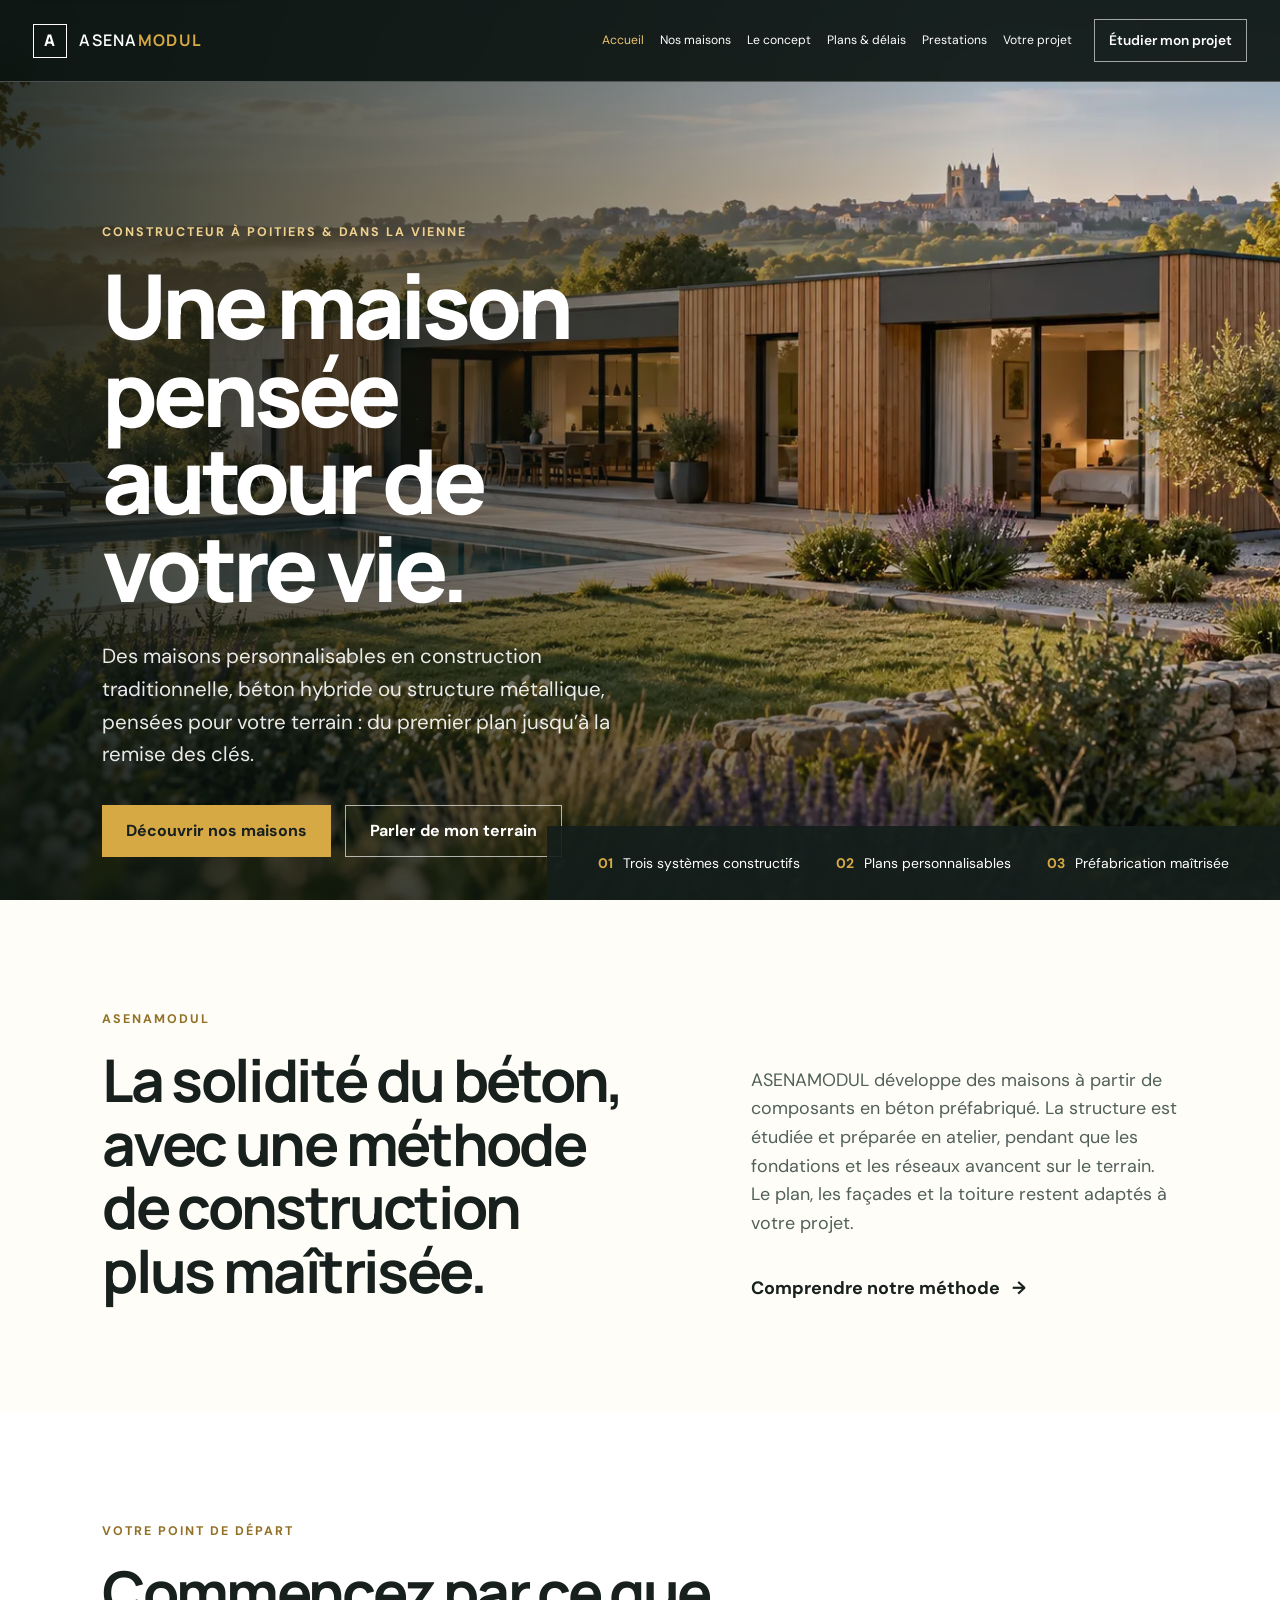
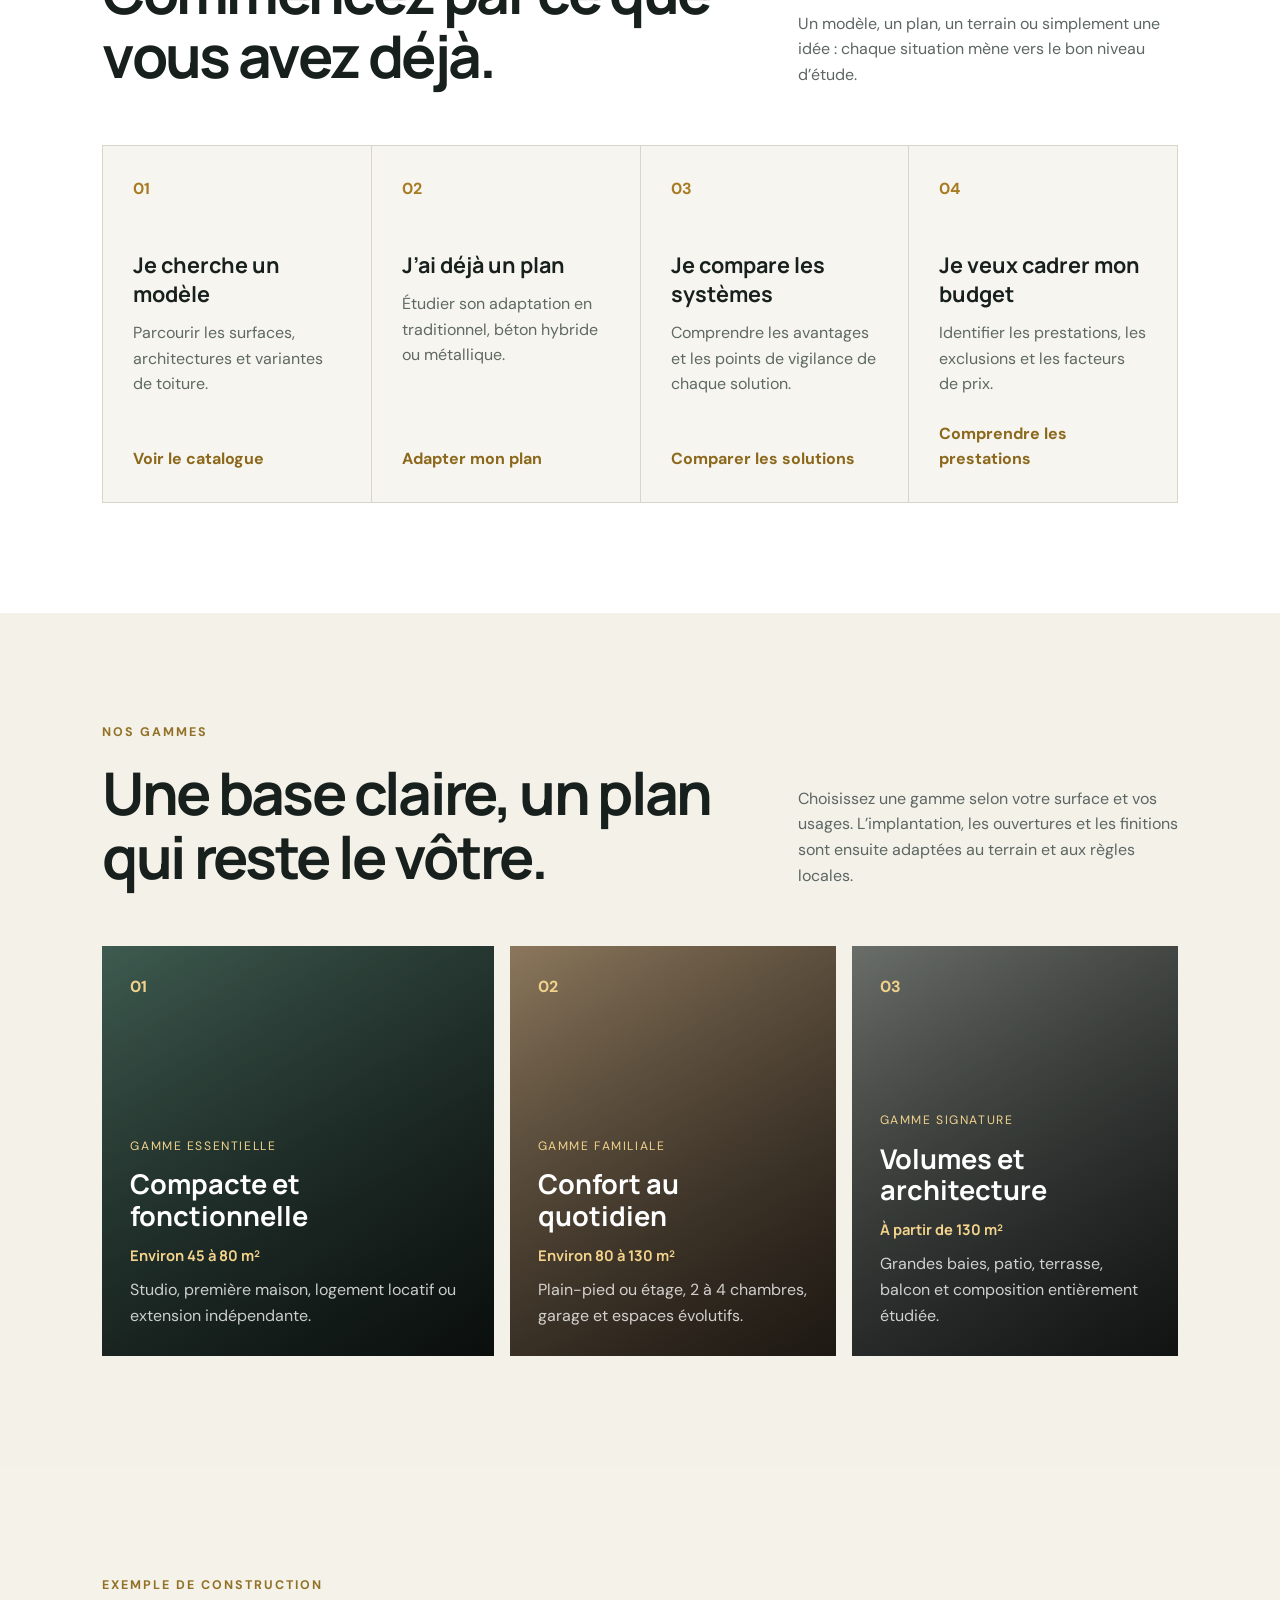
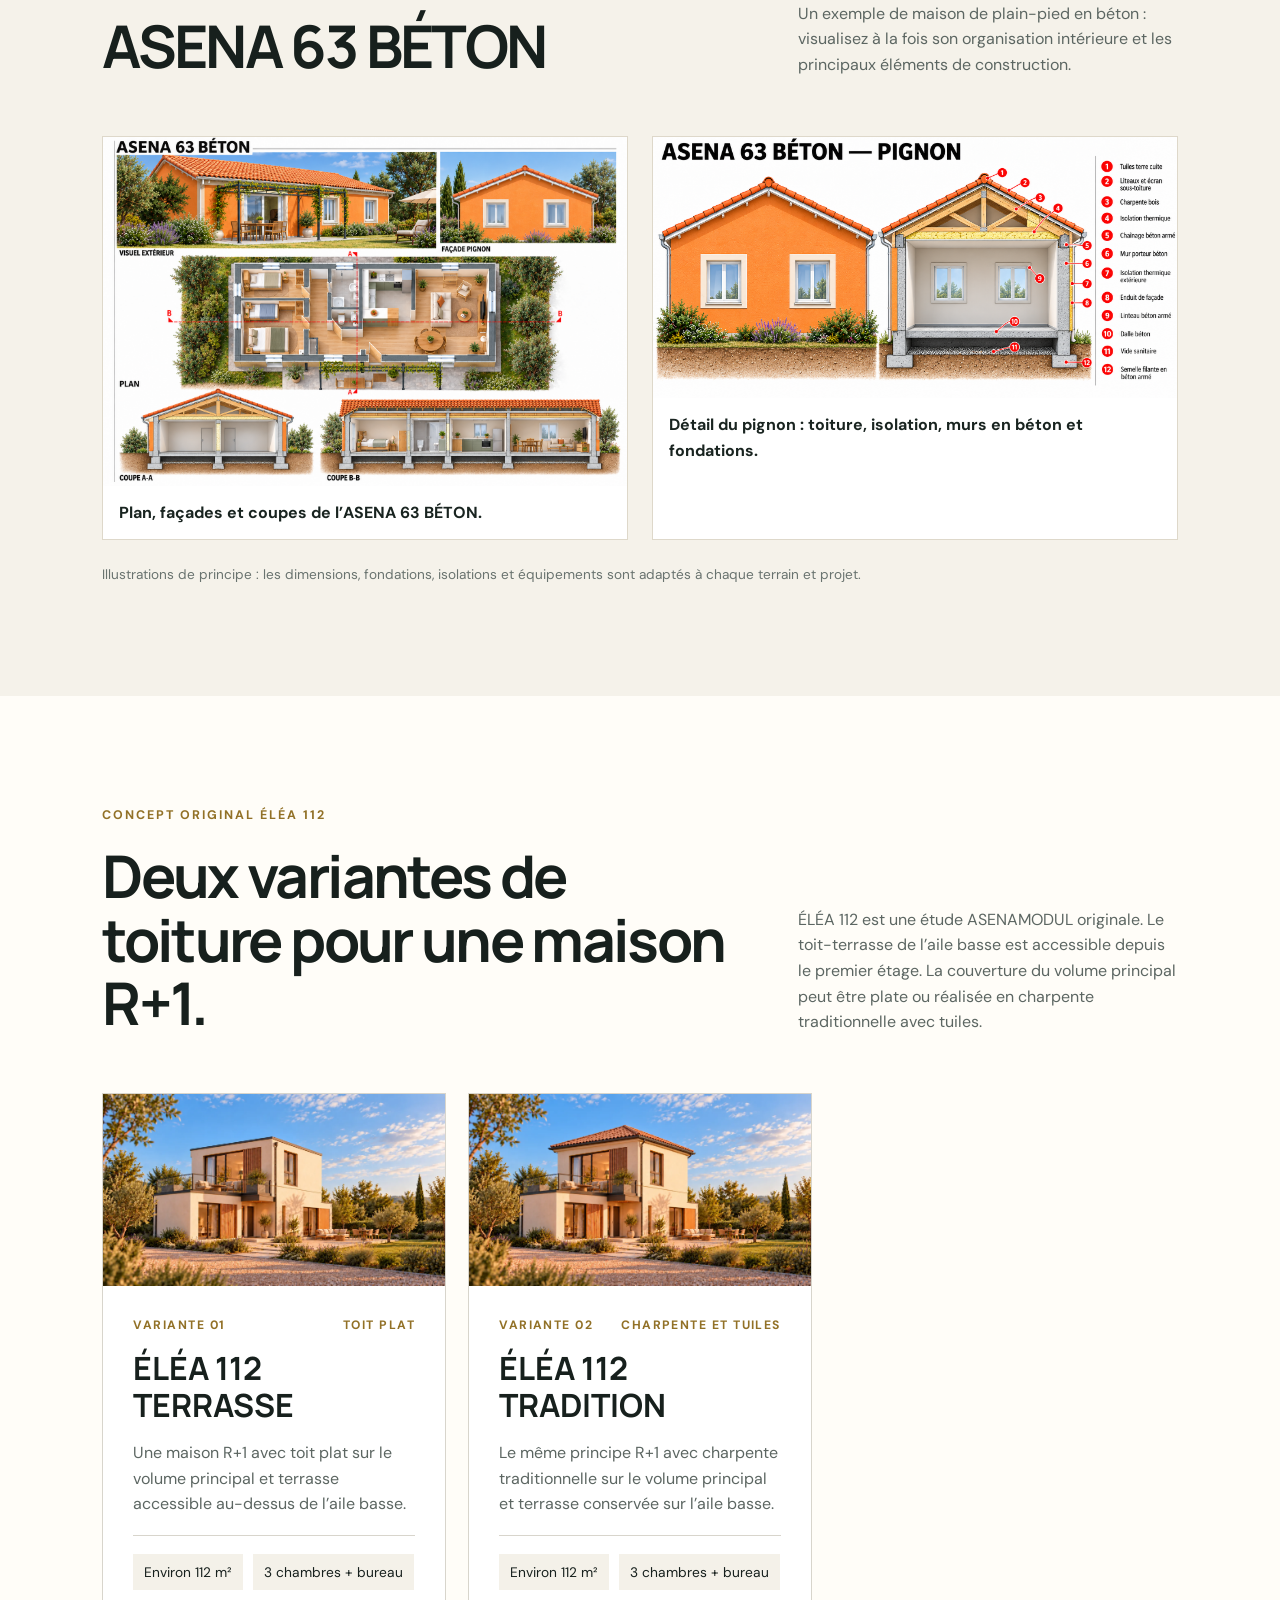
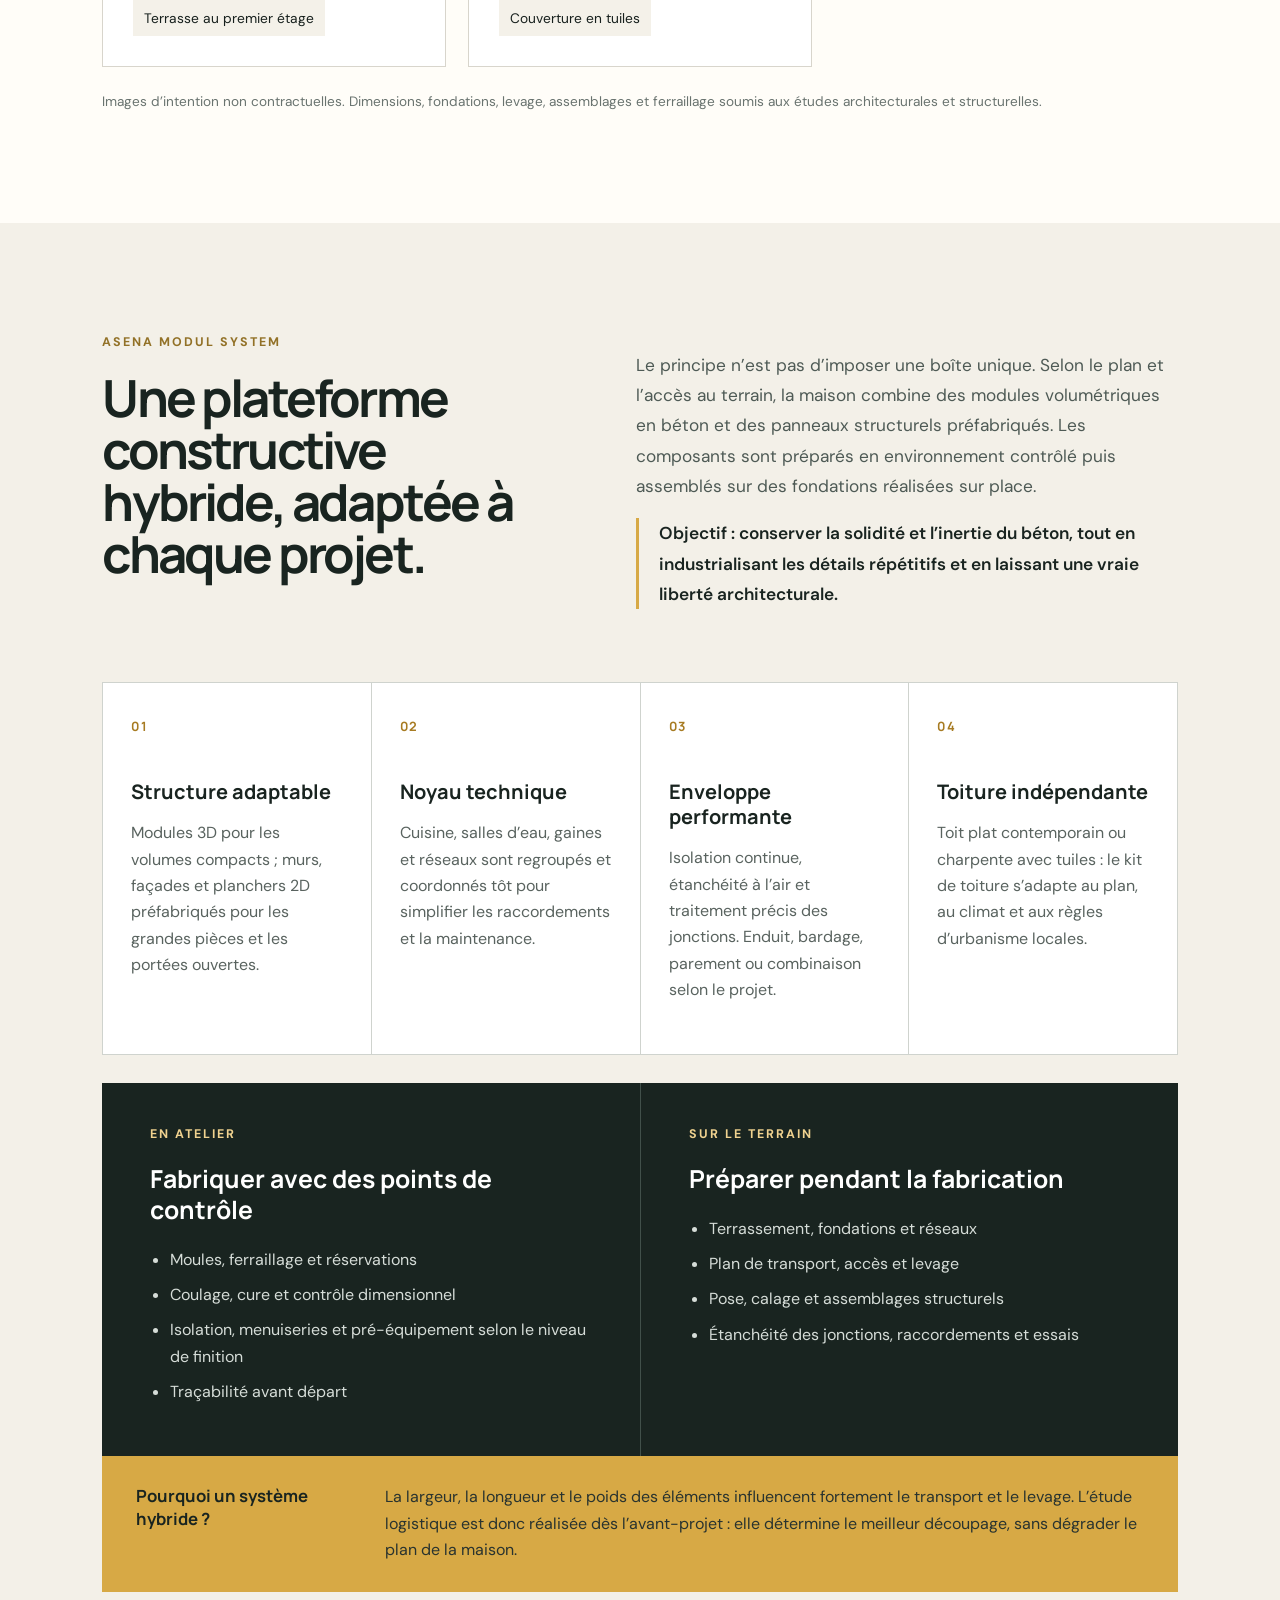
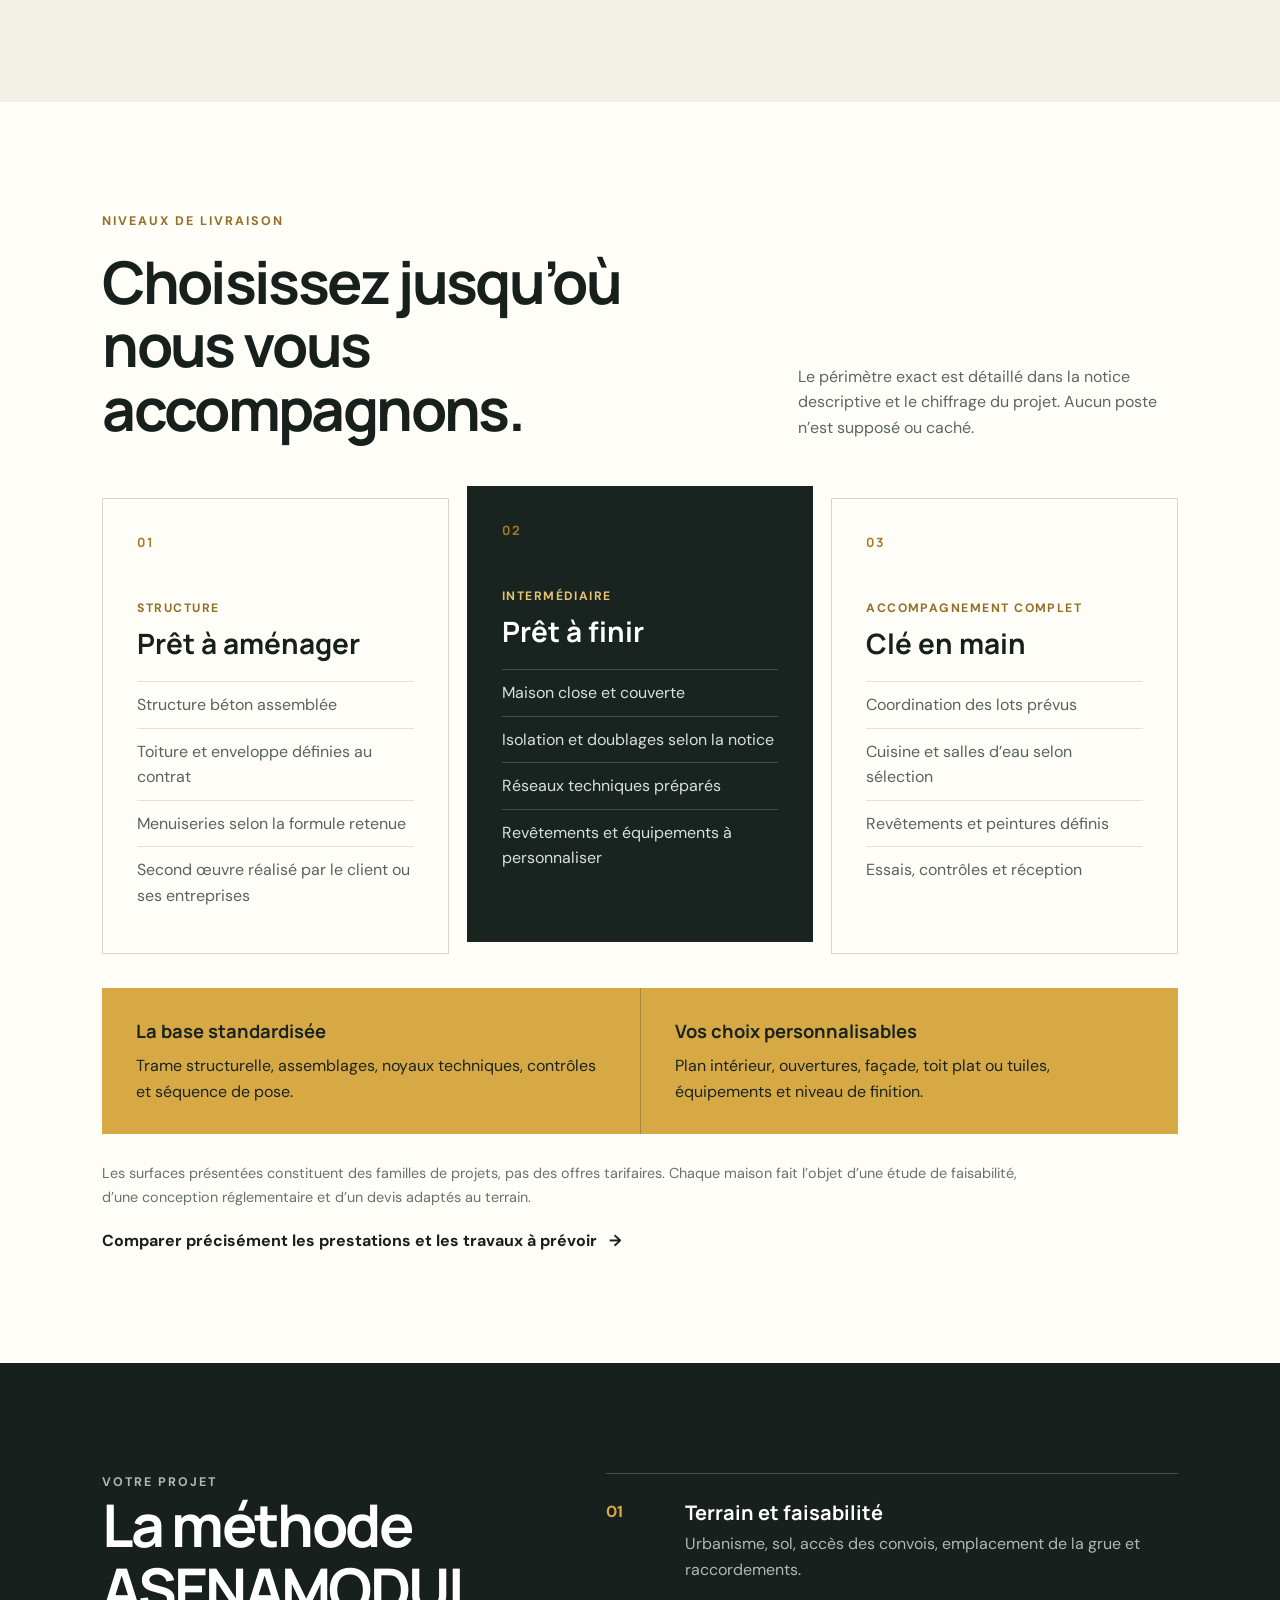
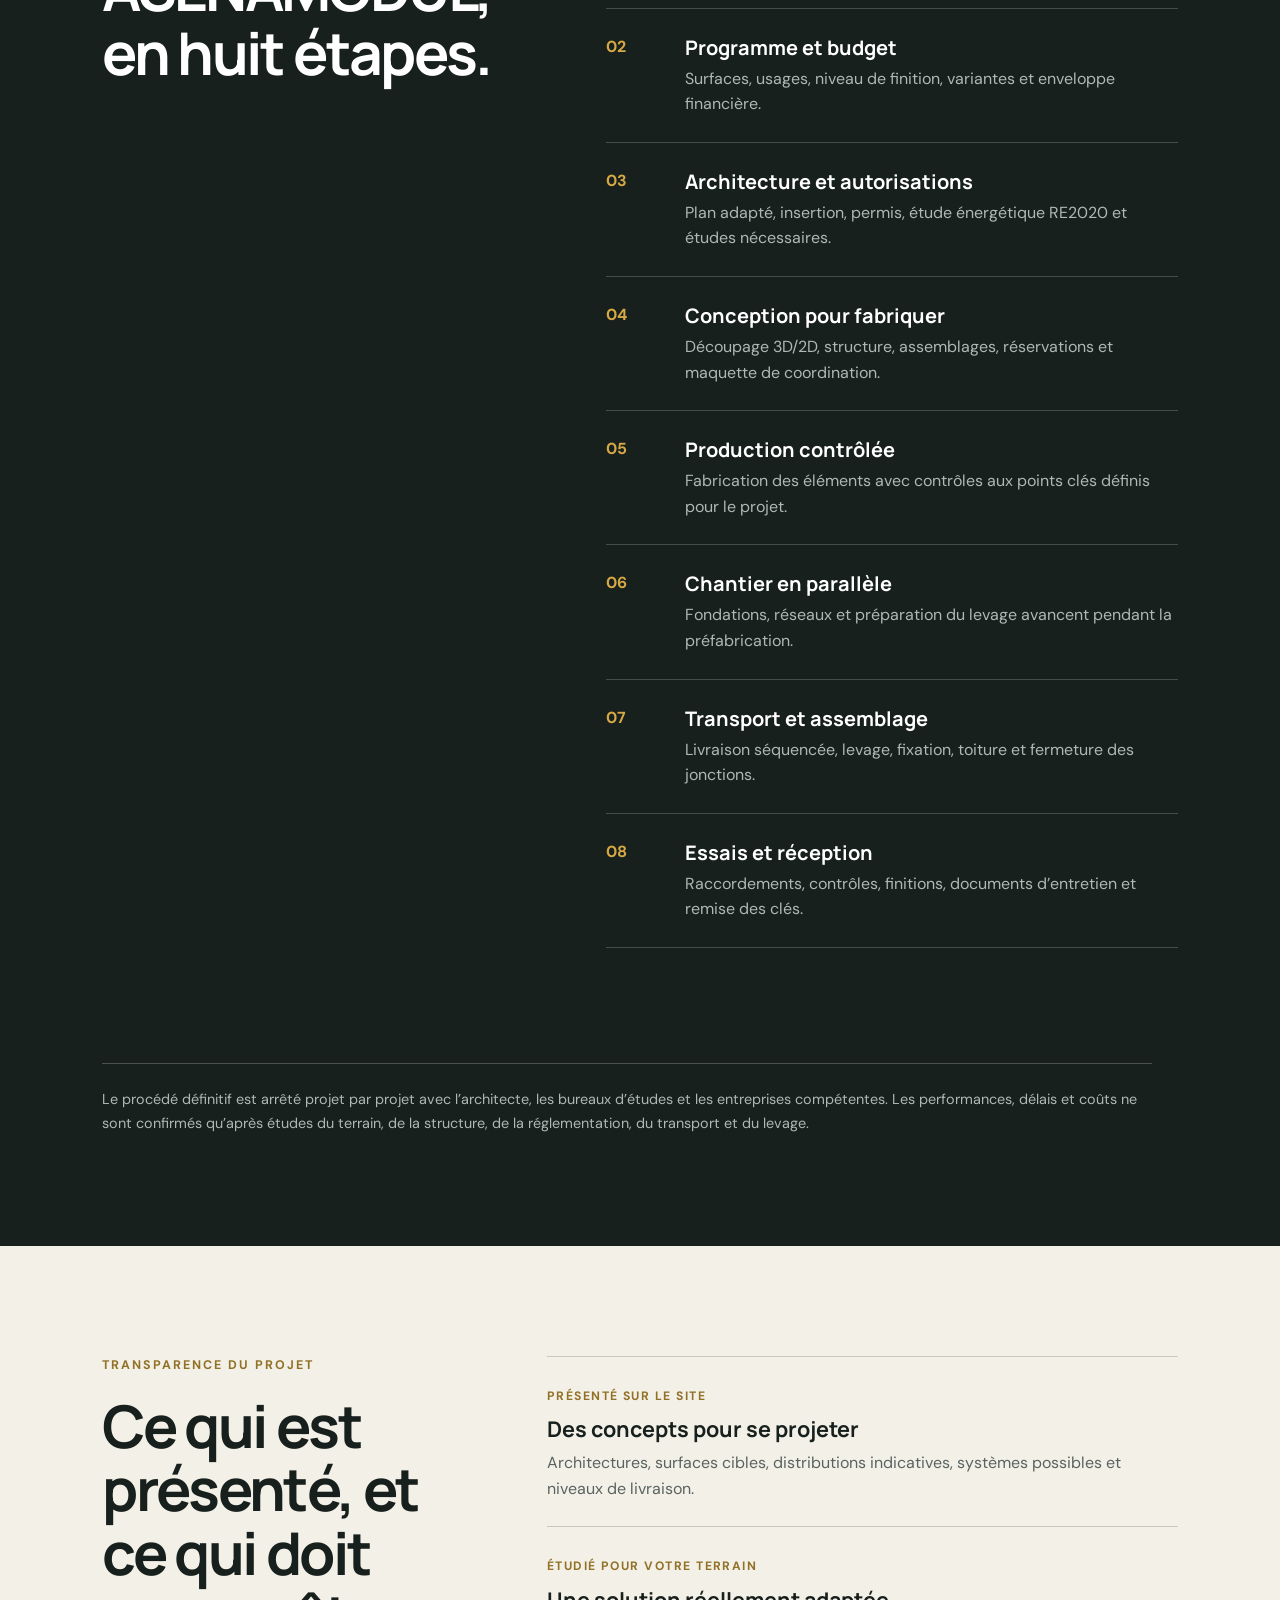
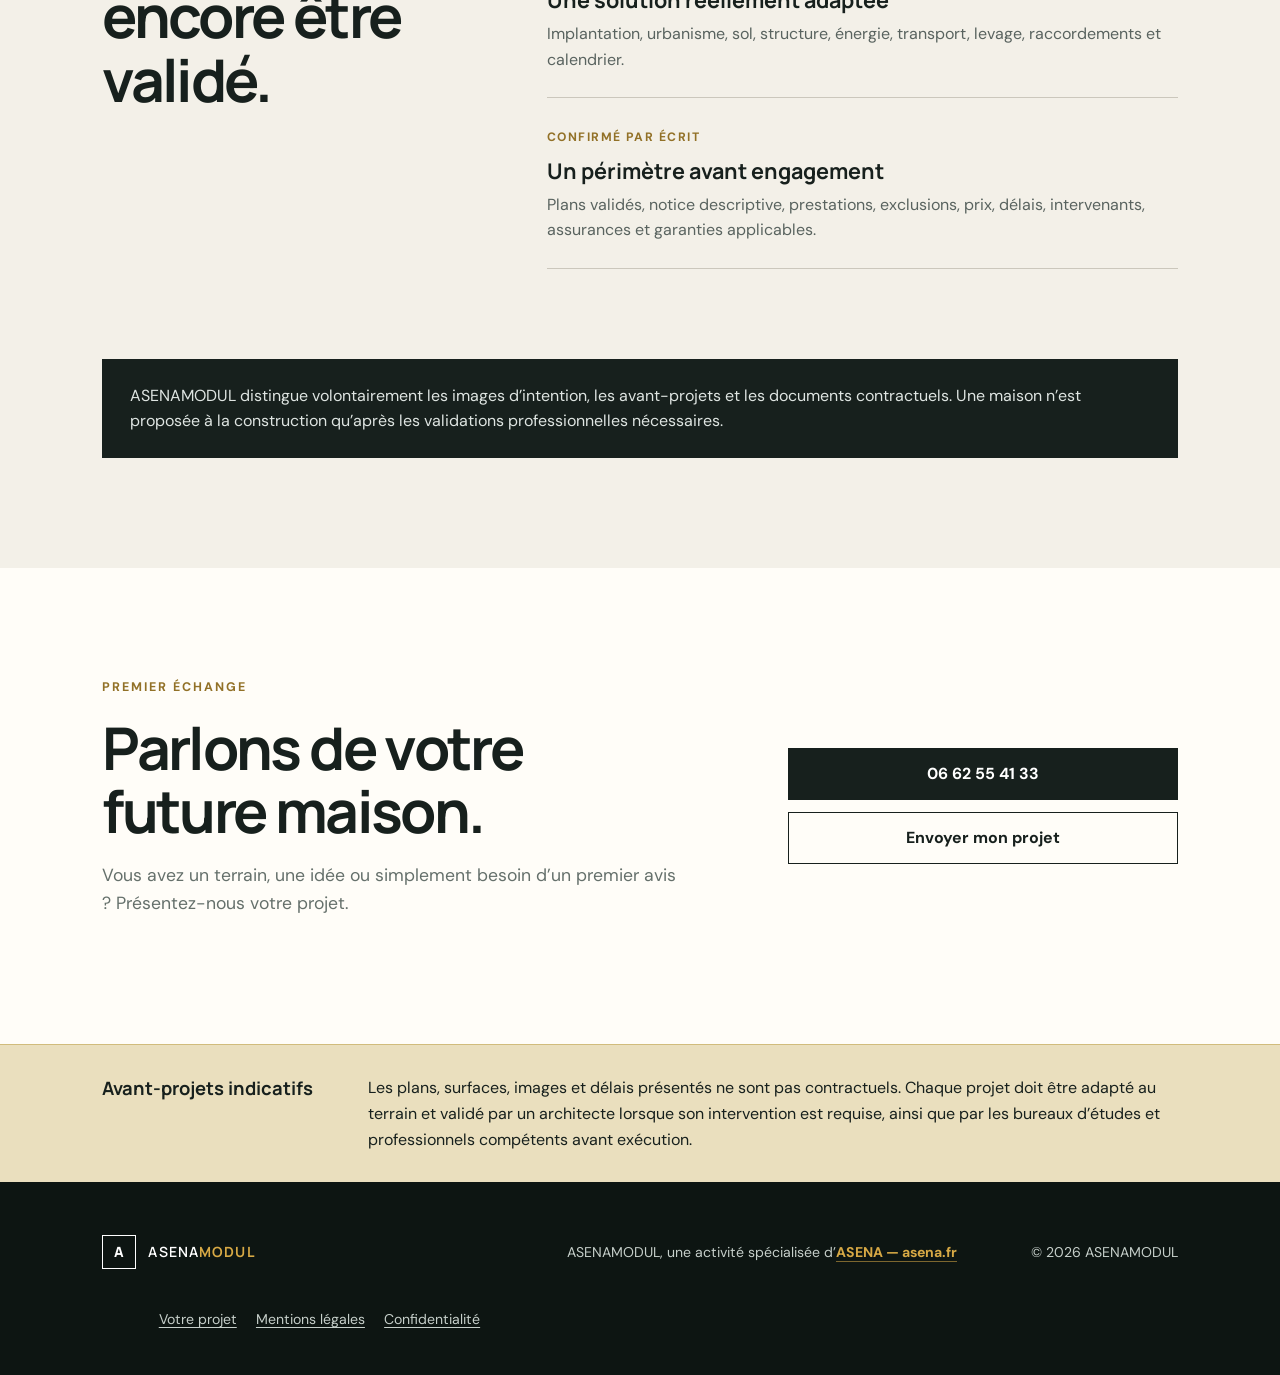
<file: index.html>
<!doctype html>
<html lang="fr">
<head>
  <meta charset="utf-8">
  <meta name="viewport" content="width=device-width,initial-scale=1">
  <title>ASENAMODUL — Maisons modulaires personnalisables</title>
  <meta name="description" content="ASENAMODUL conçoit et construit des maisons modulaires personnalisables à Poitiers, dans la Vienne et les secteurs voisins.">
  <link rel="icon" type="image/svg+xml" href="data:image/svg+xml,%3Csvg xmlns='http://www.w3.org/2000/svg' viewBox='0 0 64 64'%3E%3Crect width='64' height='64' rx='14' fill='%23192420'/%3E%3Cpath d='M12 34 32 17l20 17v17H38V39H26v12H12Z' fill='%23d7a945'/%3E%3C/svg%3E">
  <link rel="preconnect" href="https://fonts.googleapis.com">
  <link rel="preconnect" href="https://fonts.gstatic.com" crossorigin>
  <link href="https://fonts.googleapis.com/css2?family=DM+Sans:wght@400;500;600;700&family=Manrope:wght@500;600;700;800&display=swap" rel="stylesheet">
  <link rel="stylesheet" href="styles.css?v=21">
  <link rel="stylesheet" href="variants.css?v=21">
  <link rel="stylesheet" href="system.css?v=21">
  <link rel="stylesheet" href="catalogue.css?v=21">

<link rel="canonical" href="https://asenamodul.com/">
<meta property="og:title" content="ASENAMODUL — Maisons modulaires personnalisables">
<meta property="og:description" content="ASENAMODUL conçoit et construit des maisons modulaires personnalisables à Poitiers, dans la Vienne et les secteurs voisins.">
<meta property="og:url" content="https://asenamodul.com/">
<meta name="twitter:card" content="summary_large_image">
  <link rel="stylesheet" href="v22.css?v=23">
<style id="mobile-v22-fix">@media (max-width:900px){.hero-copy{width:100%!important;max-width:100%!important;padding-right:20px!important}.hero-copy>p:not(.eyebrow),.hero-copy .eyebrow{width:100%!important;max-width:100%!important;white-space:normal!important;overflow-wrap:anywhere!important}.hero-proof{display:grid!important;grid-template-columns:repeat(3,minmax(0,1fr))!important;gap:8px!important;left:0!important;right:0!important;max-width:100%!important}.hero-proof span{min-width:0!important;overflow-wrap:anywhere!important}}</style>
</head>
<body>
  <header class="site-header">
    <a class="brand" href="#accueil" aria-label="ASENAMODUL, accueil">
      <span class="brand-mark">A</span><span>ASENA<b>MODUL</b></span>
    </a>
    <button class="menu-toggle" aria-expanded="false" aria-controls="navigation">Menu</button>
    <nav id="navigation" aria-label="Navigation principale">
      <a href="#concept">Notre approche</a>
      <a href="maisons.html">Nos maisons</a>
      <a href="plans.html">Plans & délais</a>
      <a href="#variantes">Nos concepts</a>
      <a href="systeme.html">Le système</a>
      <a href="#finitions">Finitions</a>
      <a href="#etapes">Votre projet</a>
      <a href="#contact">Contact</a>
    </nav>
    <a class="header-cta" href="#contact">Étudier mon projet</a>
  </header>

  <main>
    <section class="hero" id="accueil">
      <img src="maison-asena-habitat.webp" alt="Maison contemporaine ASENAMODUL dans un jardin paysager">
      <div class="hero-shade"></div>
      <div class="hero-copy">
        <p class="eyebrow">Constructeur à Poitiers & dans la Vienne</p>
        <h1>Une maison pensée autour de votre vie.</h1>
        <p>Des maisons personnalisables en construction traditionnelle, béton hybride ou structure métallique, pensées pour votre terrain : du premier plan jusqu’à la remise des clés.</p>
        <div class="hero-actions">
          <a class="btn btn-primary" href="maisons.html">Découvrir nos maisons</a>
          <a class="btn btn-ghost" href="#contact">Parler de mon terrain</a>
        </div>
      </div>
      <div class="hero-proof" aria-label="Points forts">
        <span><b>01</b> Trois systèmes constructifs</span>
        <span><b>02</b> Plans personnalisables</span>
        <span><b>03</b> Préfabrication maîtrisée</span>
      </div>
    </section>

    <section class="intro section" id="concept">
      <div>
        <p class="eyebrow dark">ASENAMODUL</p>
        <h2>La solidité du béton, avec une méthode de construction plus maîtrisée.</h2>
      </div>
      <div class="intro-copy">
        <p>ASENAMODUL développe des maisons à partir de composants en béton préfabriqué. La structure est étudiée et préparée en atelier, pendant que les fondations et les réseaux avancent sur le terrain. Le plan, les façades et la toiture restent adaptés à votre projet.</p>
        <a class="text-link" href="#etapes">Comprendre notre méthode <span>→</span></a>
      </div>
    </section>

    <section class="project-routes section" aria-labelledby="routes-title">
      <div class="section-heading">
        <div><p class="eyebrow dark">Votre point de départ</p><h2 id="routes-title">Commencez par ce que vous avez déjà.</h2></div>
        <p>Un modèle, un plan, un terrain ou simplement une idée : chaque situation mène vers le bon niveau d’étude.</p>
      </div>
      <div class="route-grid">
        <a href="maisons.html"><span>01</span><h3>Je cherche un modèle</h3><p>Parcourir les surfaces, architectures et variantes de toiture.</p><b>Voir le catalogue</b></a>
        <a href="plans.html"><span>02</span><h3>J’ai déjà un plan</h3><p>Étudier son adaptation en traditionnel, béton hybride ou métallique.</p><b>Adapter mon plan</b></a>
        <a href="comparatif.html"><span>03</span><h3>Je compare les systèmes</h3><p>Comprendre les avantages et les points de vigilance de chaque solution.</p><b>Comparer les solutions</b></a>
        <a href="prestations.html"><span>04</span><h3>Je veux cadrer mon budget</h3><p>Identifier les prestations, les exclusions et les facteurs de prix.</p><b>Comprendre les prestations</b></a>
      </div>
    </section>

    <section class="houses section" id="maisons">
      <div class="section-heading">
        <div><p class="eyebrow dark">Nos gammes</p><h2>Une base claire, un plan qui reste le vôtre.</h2></div>
        <p>Choisissez une gamme selon votre surface et vos usages. L’implantation, les ouvertures et les finitions sont ensuite adaptées au terrain et aux règles locales.</p>
      </div>
      <div class="cards">
        <article class="house-card featured">
          <span class="card-number">01</span>
          <div><p>Gamme Essentielle</p><h3>Compacte et fonctionnelle</h3><span class="range">Environ 45 à 80 m²</span><span>Studio, première maison, logement locatif ou extension indépendante.</span></div>
        </article>
        <article class="house-card traditional">
          <span class="card-number">02</span>
          <div><p>Gamme Familiale</p><h3>Confort au quotidien</h3><span class="range">Environ 80 à 130 m²</span><span>Plain-pied ou étage, 2 à 4 chambres, garage et espaces évolutifs.</span></div>
        </article>
        <article class="house-card hybrid">
          <span class="card-number">03</span>
          <div><p>Gamme Signature</p><h3>Volumes et architecture</h3><span class="range">À partir de 130 m²</span><span>Grandes baies, patio, terrasse, balcon et composition entièrement étudiée.</span></div>
        </article>
      </div>
    </section>

    <section class="section" id="asena-63-beton" style="background:#f5f2ea">
      <div class="section-heading">
        <div><p class="eyebrow dark">EXEMPLE DE CONSTRUCTION</p><h2>ASENA 63 BÉTON</h2></div>
        <p>Un exemple de maison de plain-pied en béton : visualisez à la fois son organisation intérieure et les principaux éléments de construction.</p>
      </div>
      <div style="display:grid;grid-template-columns:repeat(auto-fit,minmax(300px,1fr));gap:24px;margin-top:34px">
        <figure style="margin:0;background:#fff;border:1px solid #ded8ca"><img src="asena-63-beton-plan.png" alt="Plan et coupes de la maison ASENA 63 BÉTON" style="display:block;width:100%;height:auto"><figcaption style="padding:14px 16px;font-weight:700;color:#192420">Plan, façades et coupes de l’ASENA 63 BÉTON.</figcaption></figure>
        <figure style="margin:0;background:#fff;border:1px solid #ded8ca"><img src="asena-63-beton-pignon.png" alt="Détail de construction du pignon ASENA 63 BÉTON" style="display:block;width:100%;height:auto"><figcaption style="padding:14px 16px;font-weight:700;color:#192420">Détail du pignon : toiture, isolation, murs en béton et fondations.</figcaption></figure>
      </div>
      <p class="concept-note">Illustrations de principe : les dimensions, fondations, isolations et équipements sont adaptés à chaque terrain et projet.</p>
    </section>

    <section class="variants section" id="variantes">
      <div class="section-heading">
        <div><p class="eyebrow dark">Concept original ÉLÉA 112</p><h2>Deux variantes de toiture pour une maison R+1.</h2></div>
        <p>ÉLÉA 112 est une étude ASENAMODUL originale. Le toit-terrasse de l’aile basse est accessible depuis le premier étage. La couverture du volume principal peut être plate ou réalisée en charpente traditionnelle avec tuiles.</p>
      </div>
      <div class="variant-grid">
        <article class="variant-card">
          <img src="elea-112-toit-terrasse.webp" alt="Maison modulaire ASENAMODUL ÉLÉA 112 avec toit plat et terrasse au premier étage">
          <div class="variant-content"><div><span>Variante 01</span><span>Toit plat</span></div><h3>ÉLÉA 112 TERRASSE</h3><p>Une maison R+1 avec toit plat sur le volume principal et terrasse accessible au-dessus de l’aile basse.</p><ul><li>Environ 112 m²</li><li>3 chambres + bureau</li><li>Terrasse au premier étage</li></ul></div>
        </article>
        <article class="variant-card">
          <img src="elea-112-toiture-tuiles.webp" alt="Maison modulaire ASENAMODUL ÉLÉA 112 avec charpente, tuiles et terrasse au premier étage">
          <div class="variant-content"><div><span>Variante 02</span><span>Charpente et tuiles</span></div><h3>ÉLÉA 112 TRADITION</h3><p>Le même principe R+1 avec charpente traditionnelle sur le volume principal et terrasse conservée sur l’aile basse.</p><ul><li>Environ 112 m²</li><li>3 chambres + bureau</li><li>Couverture en tuiles</li></ul></div>
        </article>
      </div>
      <p class="concept-note">Images d’intention non contractuelles. Dimensions, fondations, levage, assemblages et ferraillage soumis aux études architecturales et structurelles.</p>
    </section>

    <section class="modular-system section" id="systeme">
      <div class="system-lead">
        <div>
          <p class="eyebrow dark">ASENA MODUL SYSTEM</p>
          <h2>Une plateforme constructive hybride, adaptée à chaque projet.</h2>
        </div>
        <div>
          <p>Le principe n’est pas d’imposer une boîte unique. Selon le plan et l’accès au terrain, la maison combine des modules volumétriques en béton et des panneaux structurels préfabriqués. Les composants sont préparés en environnement contrôlé puis assemblés sur des fondations réalisées sur place.</p>
          <p class="system-highlight">Objectif : conserver la solidité et l’inertie du béton, tout en industrialisant les détails répétitifs et en laissant une vraie liberté architecturale.</p>
        </div>
      </div>

      <div class="system-grid">
        <article><span>01</span><h3>Structure adaptable</h3><p>Modules 3D pour les volumes compacts ; murs, façades et planchers 2D préfabriqués pour les grandes pièces et les portées ouvertes.</p></article>
        <article><span>02</span><h3>Noyau technique</h3><p>Cuisine, salles d’eau, gaines et réseaux sont regroupés et coordonnés tôt pour simplifier les raccordements et la maintenance.</p></article>
        <article><span>03</span><h3>Enveloppe performante</h3><p>Isolation continue, étanchéité à l’air et traitement précis des jonctions. Enduit, bardage, parement ou combinaison selon le projet.</p></article>
        <article><span>04</span><h3>Toiture indépendante</h3><p>Toit plat contemporain ou charpente avec tuiles : le kit de toiture s’adapte au plan, au climat et aux règles d’urbanisme locales.</p></article>
      </div>

      <div class="factory-site">
        <article>
          <p class="eyebrow">En atelier</p><h3>Fabriquer avec des points de contrôle</h3>
          <ul><li>Moules, ferraillage et réservations</li><li>Coulage, cure et contrôle dimensionnel</li><li>Isolation, menuiseries et pré-équipement selon le niveau de finition</li><li>Traçabilité avant départ</li></ul>
        </article>
        <article>
          <p class="eyebrow">Sur le terrain</p><h3>Préparer pendant la fabrication</h3>
          <ul><li>Terrassement, fondations et réseaux</li><li>Plan de transport, accès et levage</li><li>Pose, calage et assemblages structurels</li><li>Étanchéité des jonctions, raccordements et essais</li></ul>
        </article>
      </div>

      <aside class="transport-note">
        <strong>Pourquoi un système hybride ?</strong>
        <p>La largeur, la longueur et le poids des éléments influencent fortement le transport et le levage. L’étude logistique est donc réalisée dès l’avant-projet : elle détermine le meilleur découpage, sans dégrader le plan de la maison.</p>
      </aside>
    </section>

    <section class="delivery section" id="finitions">
      <div class="section-heading">
        <div><p class="eyebrow dark">Niveaux de livraison</p><h2>Choisissez jusqu’où nous vous accompagnons.</h2></div>
        <p>Le périmètre exact est détaillé dans la notice descriptive et le chiffrage du projet. Aucun poste n’est supposé ou caché.</p>
      </div>
      <div class="delivery-grid">
        <article><span class="delivery-number">01</span><p class="delivery-label">Structure</p><h3>Prêt à aménager</h3><ul><li>Structure béton assemblée</li><li>Toiture et enveloppe définies au contrat</li><li>Menuiseries selon la formule retenue</li><li>Second œuvre réalisé par le client ou ses entreprises</li></ul></article>
        <article class="delivery-featured"><span class="delivery-number">02</span><p class="delivery-label">Intermédiaire</p><h3>Prêt à finir</h3><ul><li>Maison close et couverte</li><li>Isolation et doublages selon la notice</li><li>Réseaux techniques préparés</li><li>Revêtements et équipements à personnaliser</li></ul></article>
        <article><span class="delivery-number">03</span><p class="delivery-label">Accompagnement complet</p><h3>Clé en main</h3><ul><li>Coordination des lots prévus</li><li>Cuisine et salles d’eau selon sélection</li><li>Revêtements et peintures définis</li><li>Essais, contrôles et réception</li></ul></article>
      </div>
      <div class="choice-band">
        <div><strong>La base standardisée</strong><p>Trame structurelle, assemblages, noyaux techniques, contrôles et séquence de pose.</p></div>
        <div><strong>Vos choix personnalisables</strong><p>Plan intérieur, ouvertures, façade, toit plat ou tuiles, équipements et niveau de finition.</p></div>
      </div>
      <p class="delivery-note">Les surfaces présentées constituent des familles de projets, pas des offres tarifaires. Chaque maison fait l’objet d’une étude de faisabilité, d’une conception réglementaire et d’un devis adaptés au terrain.</p>
      <a class="text-link" href="prestations.html">Comparer précisément les prestations et les travaux à prévoir <span>→</span></a>
    </section>

    <section class="process section" id="etapes">
      <div class="process-title">
        <p class="eyebrow">Votre projet</p>
        <h2>La méthode ASENAMODUL, en huit étapes.</h2>
      </div>
      <ol>
        <li><span>01</span><div><h3>Terrain et faisabilité</h3><p>Urbanisme, sol, accès des convois, emplacement de la grue et raccordements.</p></div></li>
        <li><span>02</span><div><h3>Programme et budget</h3><p>Surfaces, usages, niveau de finition, variantes et enveloppe financière.</p></div></li>
        <li><span>03</span><div><h3>Architecture et autorisations</h3><p>Plan adapté, insertion, permis, étude énergétique RE2020 et études nécessaires.</p></div></li>
        <li><span>04</span><div><h3>Conception pour fabriquer</h3><p>Découpage 3D/2D, structure, assemblages, réservations et maquette de coordination.</p></div></li>
        <li><span>05</span><div><h3>Production contrôlée</h3><p>Fabrication des éléments avec contrôles aux points clés définis pour le projet.</p></div></li>
        <li><span>06</span><div><h3>Chantier en parallèle</h3><p>Fondations, réseaux et préparation du levage avancent pendant la préfabrication.</p></div></li>
        <li><span>07</span><div><h3>Transport et assemblage</h3><p>Livraison séquencée, levage, fixation, toiture et fermeture des jonctions.</p></div></li>
        <li><span>08</span><div><h3>Essais et réception</h3><p>Raccordements, contrôles, finitions, documents d’entretien et remise des clés.</p></div></li>
      </ol>
      <p class="process-disclaimer">Le procédé définitif est arrêté projet par projet avec l’architecte, les bureaux d’études et les entreprises compétentes. Les performances, délais et coûts ne sont confirmés qu’après études du terrain, de la structure, de la réglementation, du transport et du levage.</p>
    </section>

    <section class="truth-section section">
      <div><p class="eyebrow dark">Transparence du projet</p><h2>Ce qui est présenté, et ce qui doit encore être validé.</h2></div>
      <div class="truth-grid">
        <article><span>Présenté sur le site</span><h3>Des concepts pour se projeter</h3><p>Architectures, surfaces cibles, distributions indicatives, systèmes possibles et niveaux de livraison.</p></article>
        <article><span>Étudié pour votre terrain</span><h3>Une solution réellement adaptée</h3><p>Implantation, urbanisme, sol, structure, énergie, transport, levage, raccordements et calendrier.</p></article>
        <article><span>Confirmé par écrit</span><h3>Un périmètre avant engagement</h3><p>Plans validés, notice descriptive, prestations, exclusions, prix, délais, intervenants, assurances et garanties applicables.</p></article>
      </div>
      <p class="truth-note">ASENAMODUL distingue volontairement les images d’intention, les avant-projets et les documents contractuels. Une maison n’est proposée à la construction qu’après les validations professionnelles nécessaires.</p>
    </section>

    <section class="contact section" id="contact">
      <div>
        <p class="eyebrow dark">Premier échange</p>
        <h2>Parlons de votre future maison.</h2>
        <p>Vous avez un terrain, une idée ou simplement besoin d’un premier avis ? Présentez-nous votre projet.</p>
      </div>
      <div class="contact-actions">
        <a class="btn btn-dark" href="tel:+33662554133">06 62 55 41 33</a>
        <a class="btn btn-outline" href="mailto:contact.france.asena@gmail.com?subject=Projet%20de%20construction%20ASENAMODUL">Envoyer mon projet</a>
      </div>
    </section>
  </main>

  <footer>
    <div class="brand footer-brand"><span class="brand-mark">A</span><span>ASENA<b>MODUL</b></span></div>
    <p>ASENAMODUL, une activité spécialisée d’<a class="asena-parent" href="https://asena.fr" target="_blank" rel="noopener">ASENA — asena.fr</a></p>
    <p>© 2026 ASENAMODUL</p>
  </footer>
  <script src="script.js?v=21"></script>
</body>
</html>
</file>
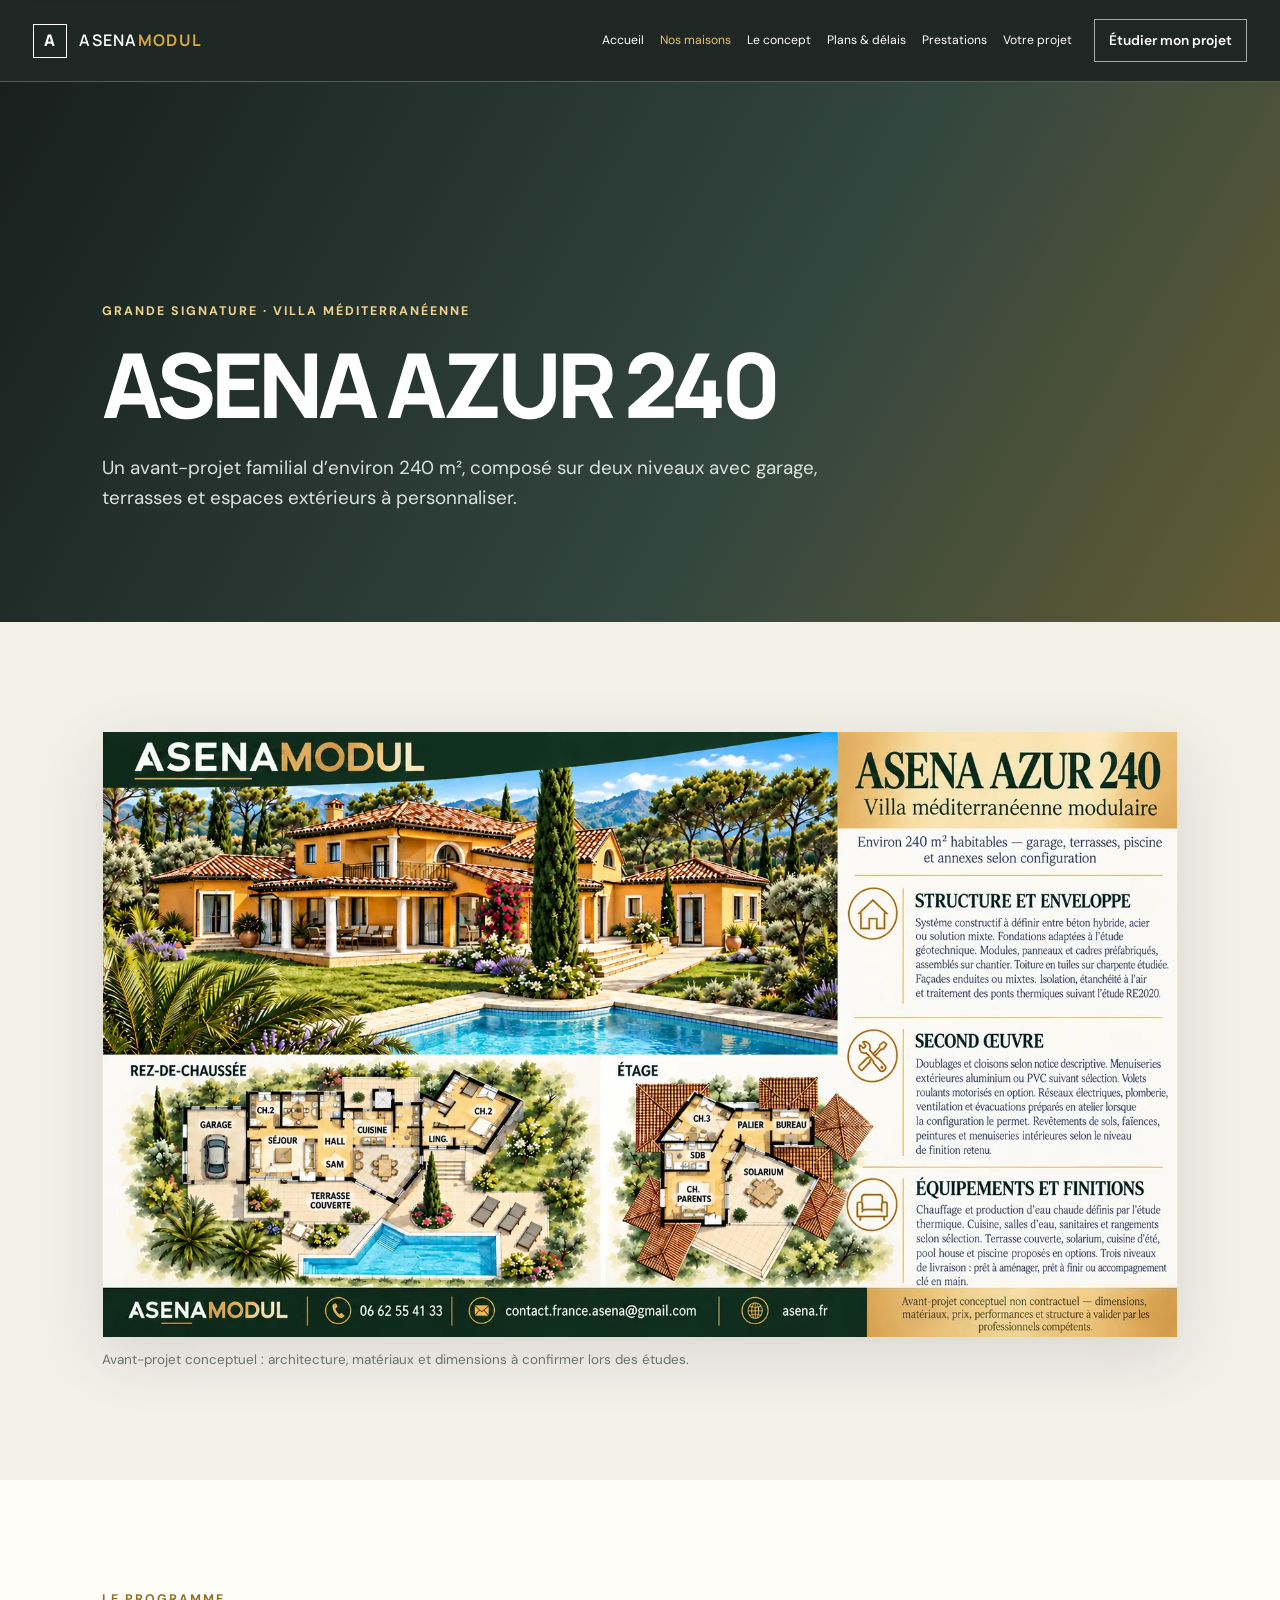
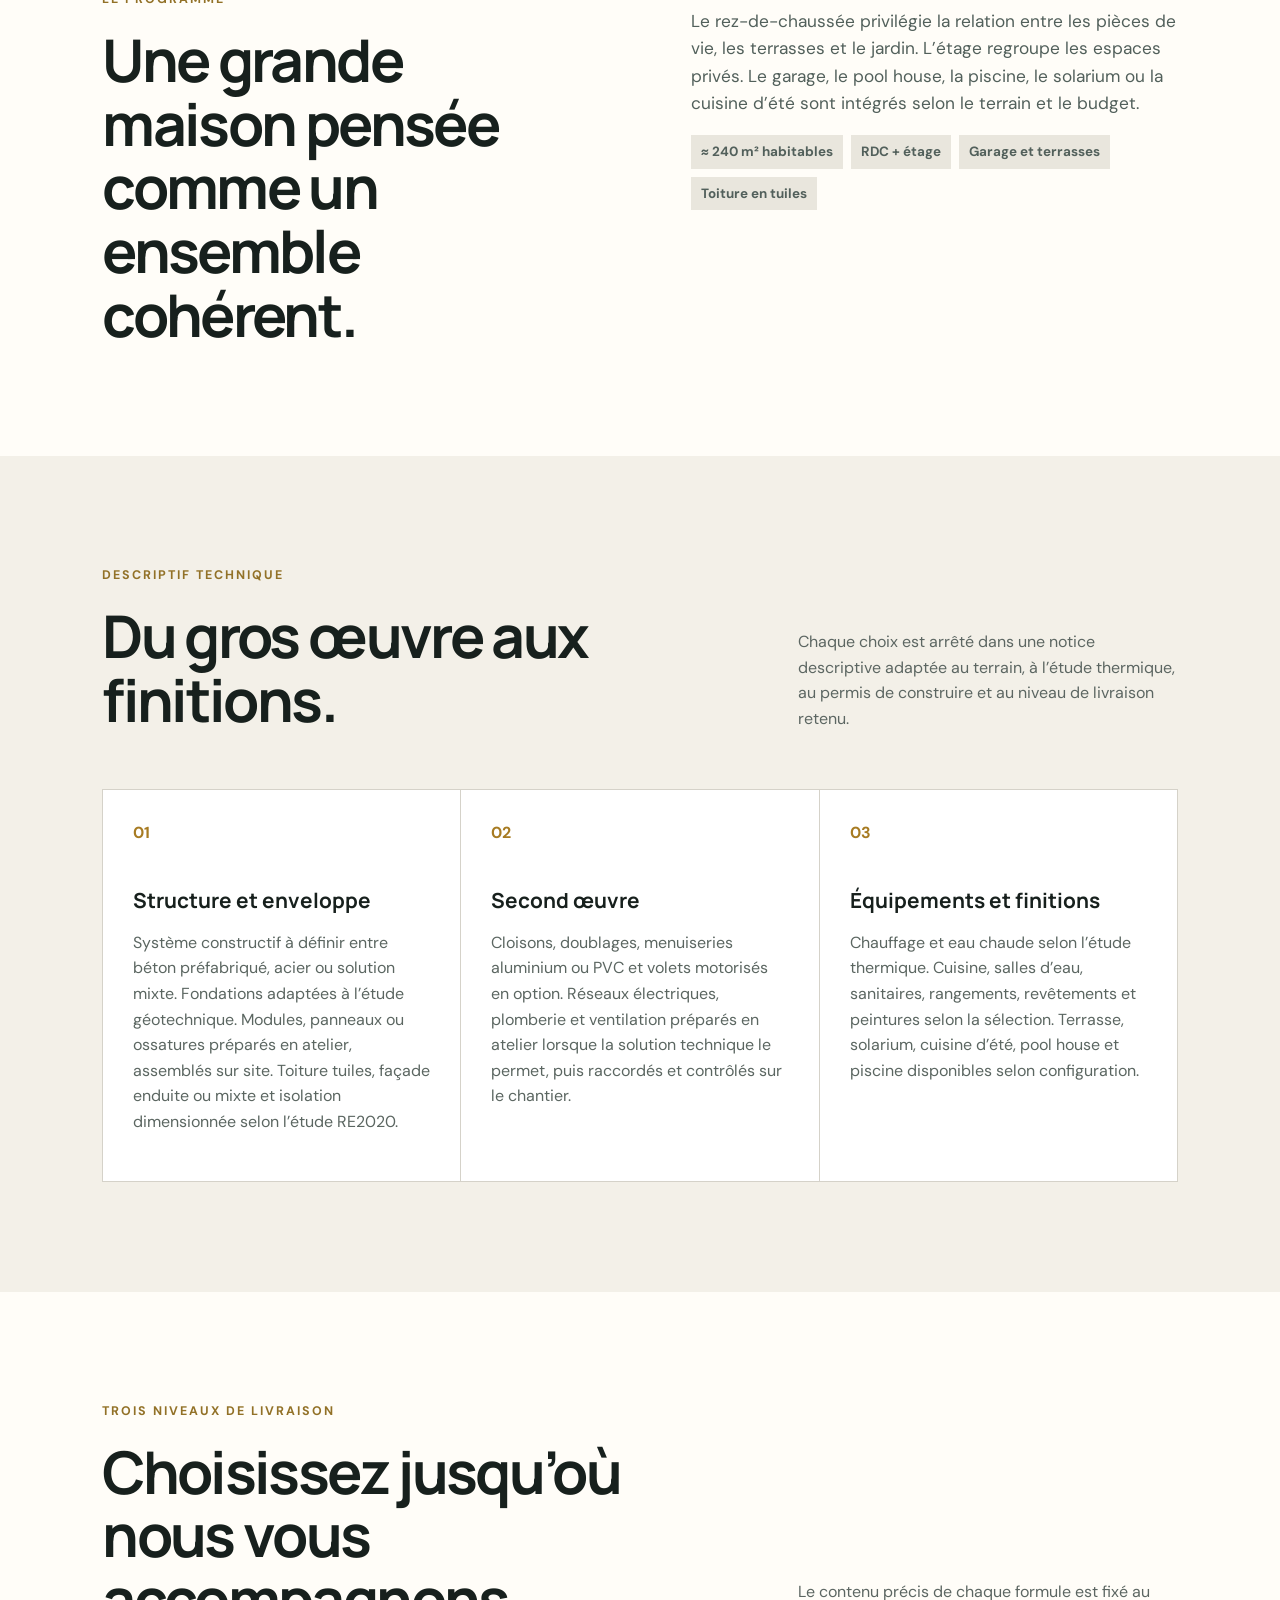
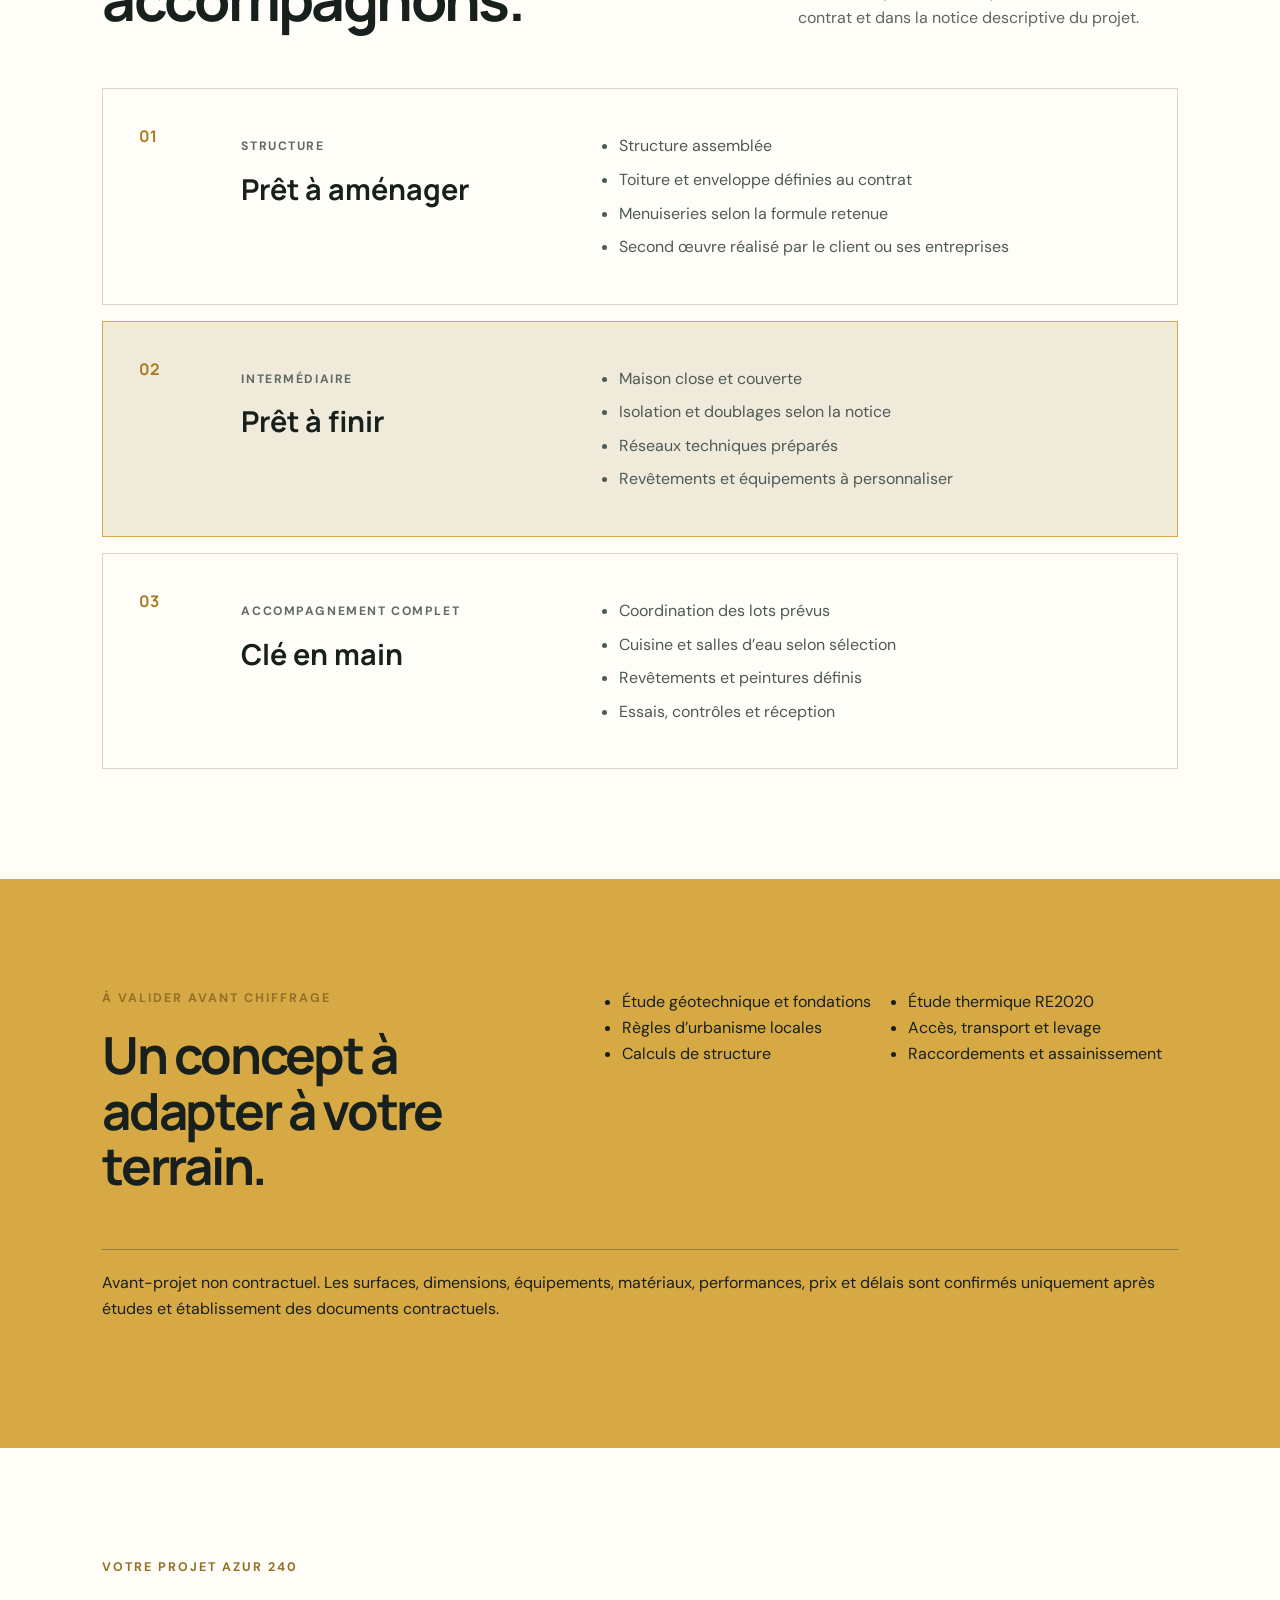
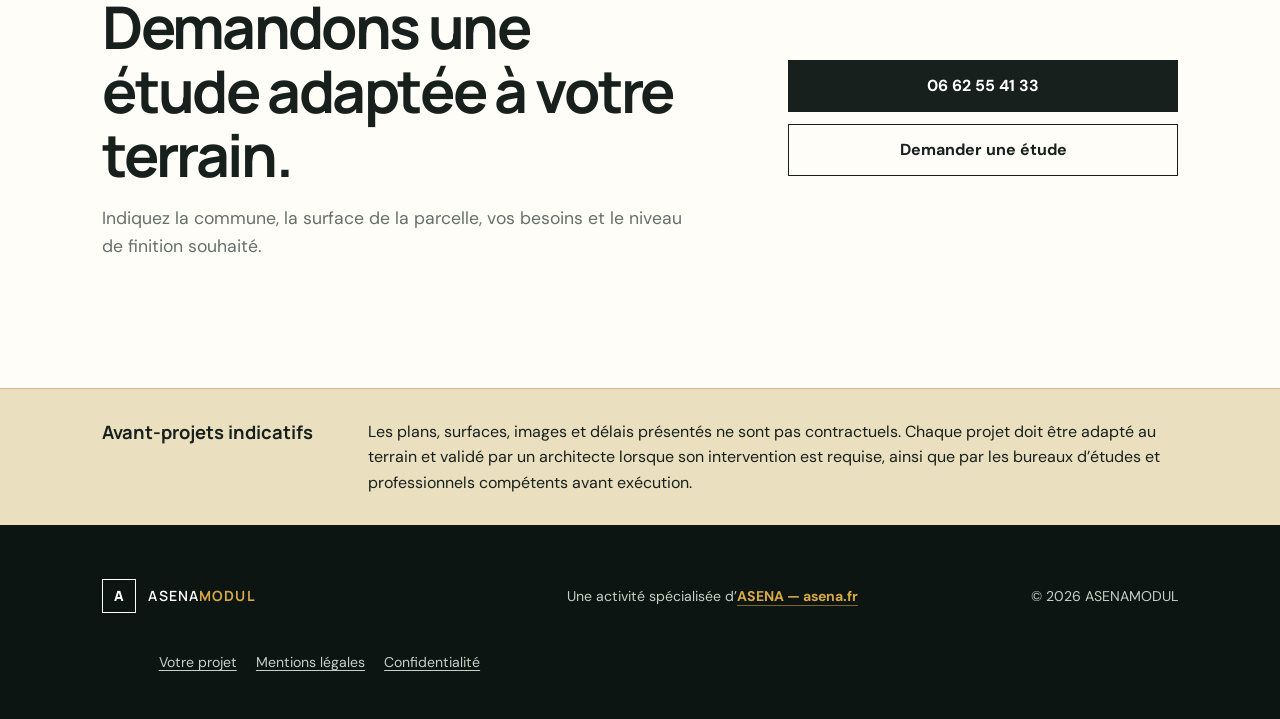
<file: azur-240.html>
<!doctype html>
<html lang="fr"><head>
  <meta charset="utf-8"><meta name="viewport" content="width=device-width,initial-scale=1">
  <title>ASENA AZUR 240 — Villa méditerranéenne modulaire</title>
  <meta name="description" content="ASENA AZUR 240, villa méditerranéenne modulaire d’environ 240 m² : plans, façades, structure, second œuvre et finitions.">
  <link rel="icon" type="image/svg+xml" href="data:image/svg+xml,%3Csvg xmlns='http://www.w3.org/2000/svg' viewBox='0 0 64 64'%3E%3Crect width='64' height='64' rx='14' fill='%23192420'/%3E%3Cpath d='M12 34 32 17l20 17v17H38V39H26v12H12Z' fill='%23d7a945'/%3E%3C/svg%3E">
  <link rel="preconnect" href="https://fonts.googleapis.com"><link rel="preconnect" href="https://fonts.gstatic.com" crossorigin><link href="https://fonts.googleapis.com/css2?family=DM+Sans:wght@400;500;600;700&family=Manrope:wght@500;600;700;800&display=swap" rel="stylesheet">
  <link rel="stylesheet" href="styles.css?v=21"><link rel="stylesheet" href="site-pages.css?v=21">

<link rel="canonical" href="https://asenamodul.com/azur-240.html">
<meta property="og:title" content="ASENA AZUR 240 — Villa méditerranéenne modulaire">
<meta property="og:description" content="ASENA AZUR 240, villa méditerranéenne modulaire d’environ 240 m² : plans, façades, structure, second œuvre et finitions.">
<meta property="og:url" content="https://asenamodul.com/azur-240.html">
<meta name="twitter:card" content="summary_large_image">
  <link rel="stylesheet" href="v22.css?v=22">
<style id="mobile-v22-fix">@media (max-width:900px){.hero-copy{width:100%!important;max-width:100%!important;padding-right:20px!important}.hero-copy>p:not(.eyebrow),.hero-copy .eyebrow{width:100%!important;max-width:100%!important;white-space:normal!important;overflow-wrap:anywhere!important}.hero-proof{display:grid!important;grid-template-columns:repeat(3,minmax(0,1fr))!important;gap:8px!important;left:0!important;right:0!important;max-width:100%!important}.hero-proof span{min-width:0!important;overflow-wrap:anywhere!important}}</style>
</head><body>
  <header class="site-header page-header"><a class="brand" href="index.html"><span class="brand-mark">A</span><span>ASENA<b>MODUL</b></span></a><button class="menu-toggle" aria-expanded="false" aria-controls="navigation">Menu</button><nav id="navigation"><a href="index.html">Accueil</a><a class="active" href="maisons.html">Nos maisons</a><a href="plans.html">Plans & délais</a><a href="systeme.html">Le système</a><a href="#contact">Contact</a></nav><a class="header-cta" href="#contact">Demander une étude</a></header>
  <main>
    <section class="page-hero azur-hero"><div><p class="eyebrow">Grande signature · Villa méditerranéenne</p><h1>ASENA AZUR 240</h1><p>Un avant-projet familial d’environ 240 m², composé sur deux niveaux avec garage, terrasses et espaces extérieurs à personnaliser.</p></div></section>
    <section class="azur-board section"><figure><img src="asena-azur-240-technique.webp" alt="Planche 16:9 ASENA AZUR 240 avec perspective, façades, plans et descriptif"><figcaption>Avant-projet conceptuel : architecture, matériaux et dimensions à confirmer lors des études.</figcaption></figure></section>
    <section class="detail-intro section"><div><p class="eyebrow dark">Le programme</p><h2>Une grande maison pensée comme un ensemble cohérent.</h2></div><div><p>Le rez-de-chaussée privilégie la relation entre les pièces de vie, les terrasses et le jardin. L’étage regroupe les espaces privés. Le garage, le pool house, la piscine, le solarium ou la cuisine d’été sont intégrés selon le terrain et le budget.</p><div class="model-specs"><span>≈ 240 m² habitables</span><span>RDC + étage</span><span>Garage et terrasses</span><span>Toiture en tuiles</span></div></div></section>
    <section class="layer-section section"><div class="section-heading"><div><p class="eyebrow dark">Descriptif technique</p><h2>Du gros œuvre aux finitions.</h2></div><p>Chaque choix est arrêté dans une notice descriptive adaptée au terrain, à l’étude thermique, au permis de construire et au niveau de livraison retenu.</p></div><div class="layer-grid"><article><span>01</span><h3>Structure et enveloppe</h3><p>Système constructif à définir entre béton préfabriqué, acier ou solution mixte. Fondations adaptées à l’étude géotechnique. Modules, panneaux ou ossatures préparés en atelier, assemblés sur site. Toiture tuiles, façade enduite ou mixte et isolation dimensionnée selon l’étude RE2020.</p></article><article><span>02</span><h3>Second œuvre</h3><p>Cloisons, doublages, menuiseries aluminium ou PVC et volets motorisés en option. Réseaux électriques, plomberie et ventilation préparés en atelier lorsque la solution technique le permet, puis raccordés et contrôlés sur le chantier.</p></article><article><span>03</span><h3>Équipements et finitions</h3><p>Chauffage et eau chaude selon l’étude thermique. Cuisine, salles d’eau, sanitaires, rangements, revêtements et peintures selon la sélection. Terrasse, solarium, cuisine d’été, pool house et piscine disponibles selon configuration.</p></article></div></section>
    <section class="section"><div class="section-heading"><div><p class="eyebrow dark">Trois niveaux de livraison</p><h2>Choisissez jusqu’où nous vous accompagnons.</h2></div><p>Le contenu précis de chaque formule est fixé au contrat et dans la notice descriptive du projet.</p></div><div class="finish-stack"><article><div class="finish-index">01</div><div><p class="finish-kicker">Structure</p><h3>Prêt à aménager</h3></div><ul><li>Structure assemblée</li><li>Toiture et enveloppe définies au contrat</li><li>Menuiseries selon la formule retenue</li><li>Second œuvre réalisé par le client ou ses entreprises</li></ul></article><article class="finish-main"><div class="finish-index">02</div><div><p class="finish-kicker">Intermédiaire</p><h3>Prêt à finir</h3></div><ul><li>Maison close et couverte</li><li>Isolation et doublages selon la notice</li><li>Réseaux techniques préparés</li><li>Revêtements et équipements à personnaliser</li></ul></article><article><div class="finish-index">03</div><div><p class="finish-kicker">Accompagnement complet</p><h3>Clé en main</h3></div><ul><li>Coordination des lots prévus</li><li>Cuisine et salles d’eau selon sélection</li><li>Revêtements et peintures définis</li><li>Essais, contrôles et réception</li></ul></article></div></section>
    <section class="limits section"><div><p class="eyebrow dark">À valider avant chiffrage</p><h2>Un concept à adapter à votre terrain.</h2></div><ul><li>Étude géotechnique et fondations</li><li>Règles d’urbanisme locales</li><li>Calculs de structure</li><li>Étude thermique RE2020</li><li>Accès, transport et levage</li><li>Raccordements et assainissement</li></ul><p>Avant-projet non contractuel. Les surfaces, dimensions, équipements, matériaux, performances, prix et délais sont confirmés uniquement après études et établissement des documents contractuels.</p></section>
    <section class="contact section" id="contact"><div><p class="eyebrow dark">Votre projet AZUR 240</p><h2>Demandons une étude adaptée à votre terrain.</h2><p>Indiquez la commune, la surface de la parcelle, vos besoins et le niveau de finition souhaité.</p></div><div class="contact-actions"><a class="btn btn-dark" href="tel:+33662554133">06 62 55 41 33</a><a class="btn btn-outline" href="mailto:contact.france.asena@gmail.com?subject=Etude%20ASENA%20AZUR%20240">Demander une étude</a></div></section>
  </main><footer><div class="brand footer-brand"><span class="brand-mark">A</span><span>ASENA<b>MODUL</b></span></div><p>Une activité spécialisée d’<a class="asena-parent" href="https://asena.fr" target="_blank" rel="noopener">ASENA — asena.fr</a></p><p>© 2026 ASENAMODUL</p></footer><script src="script.js?v=21"></script>
</body></html>
</file>
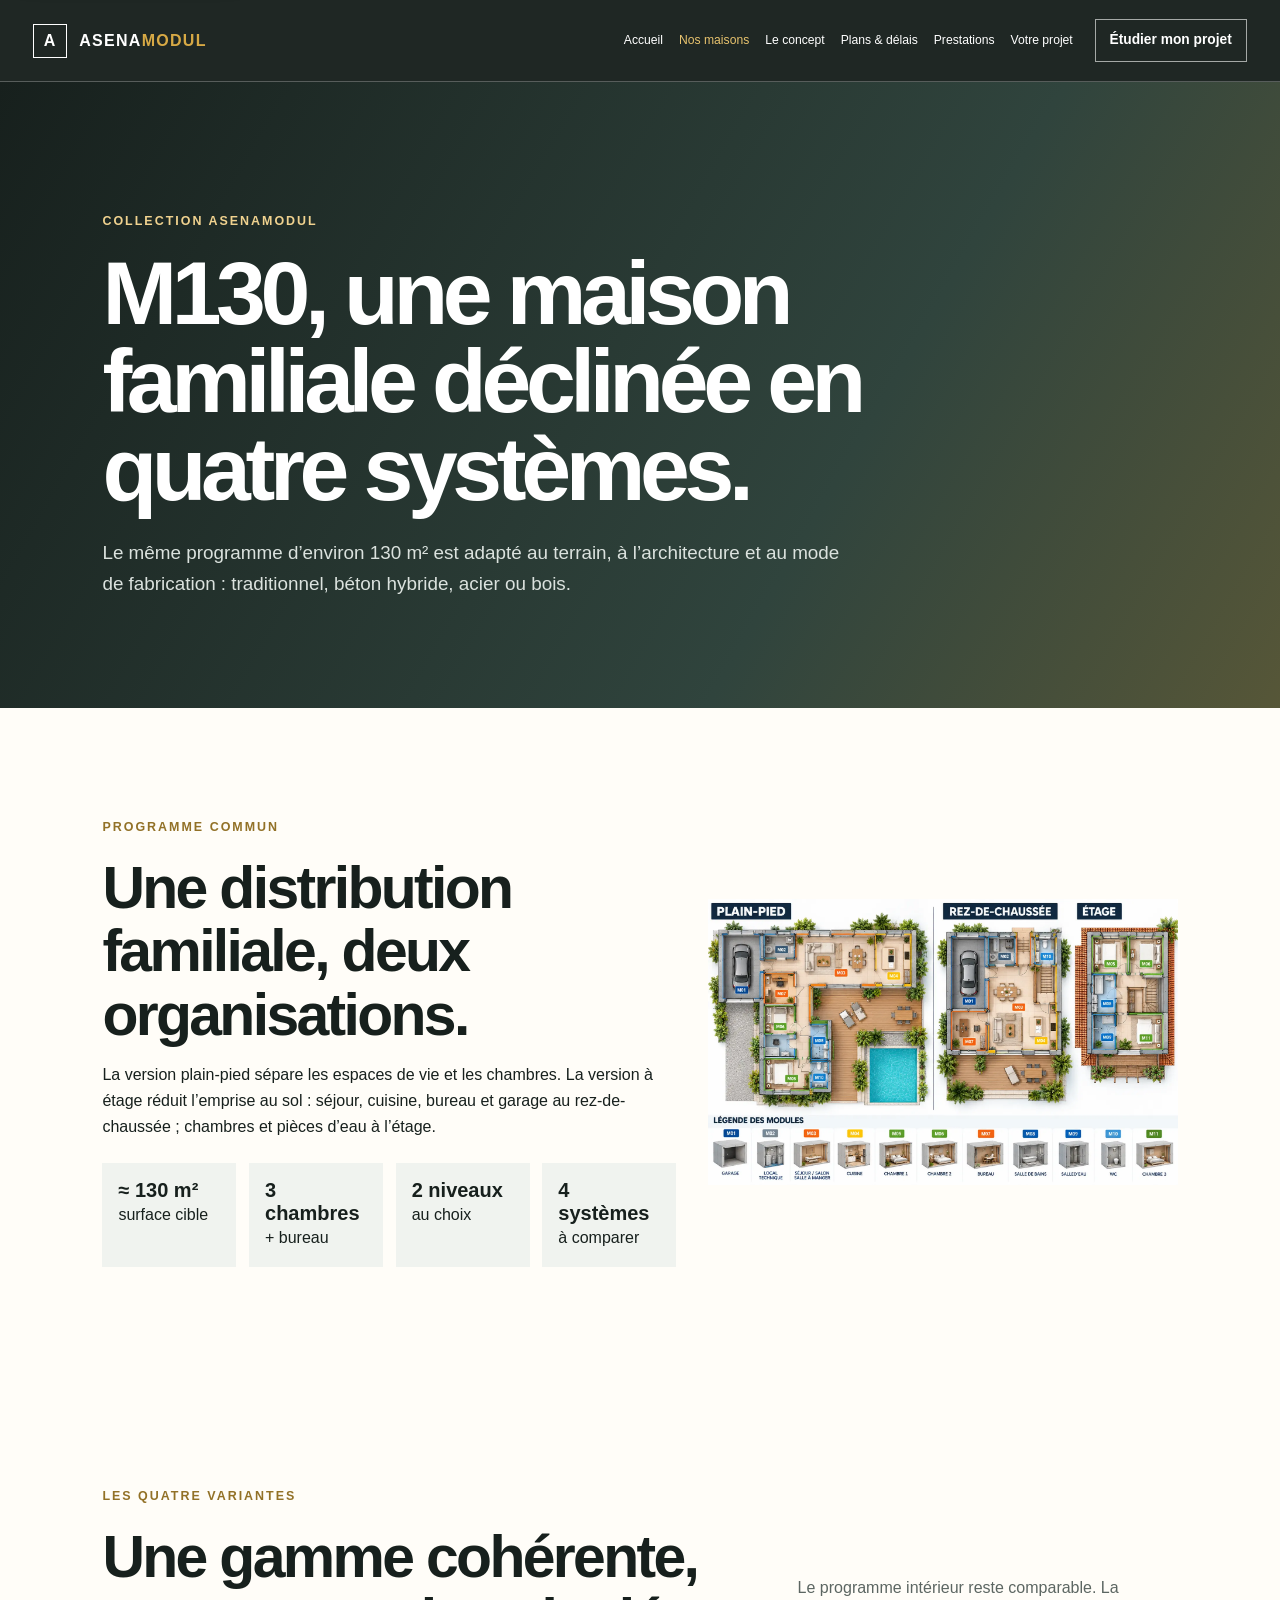
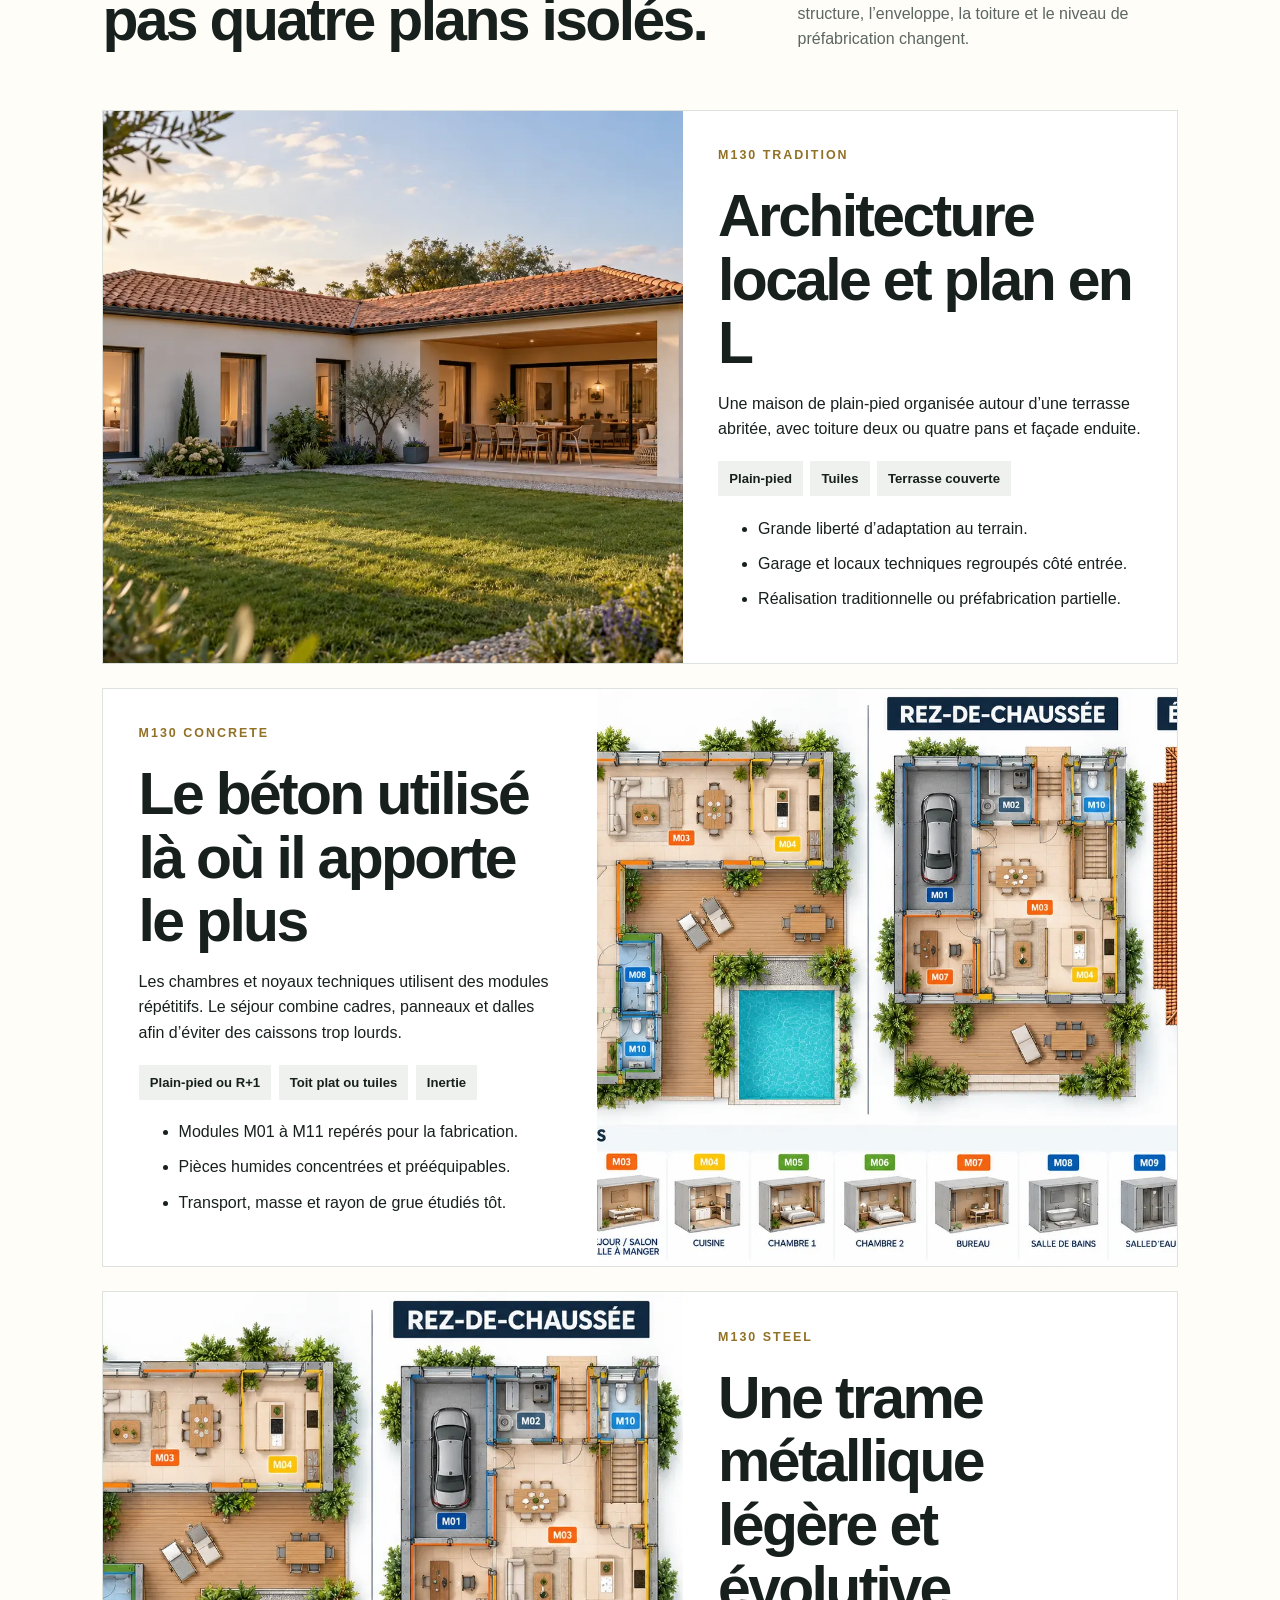
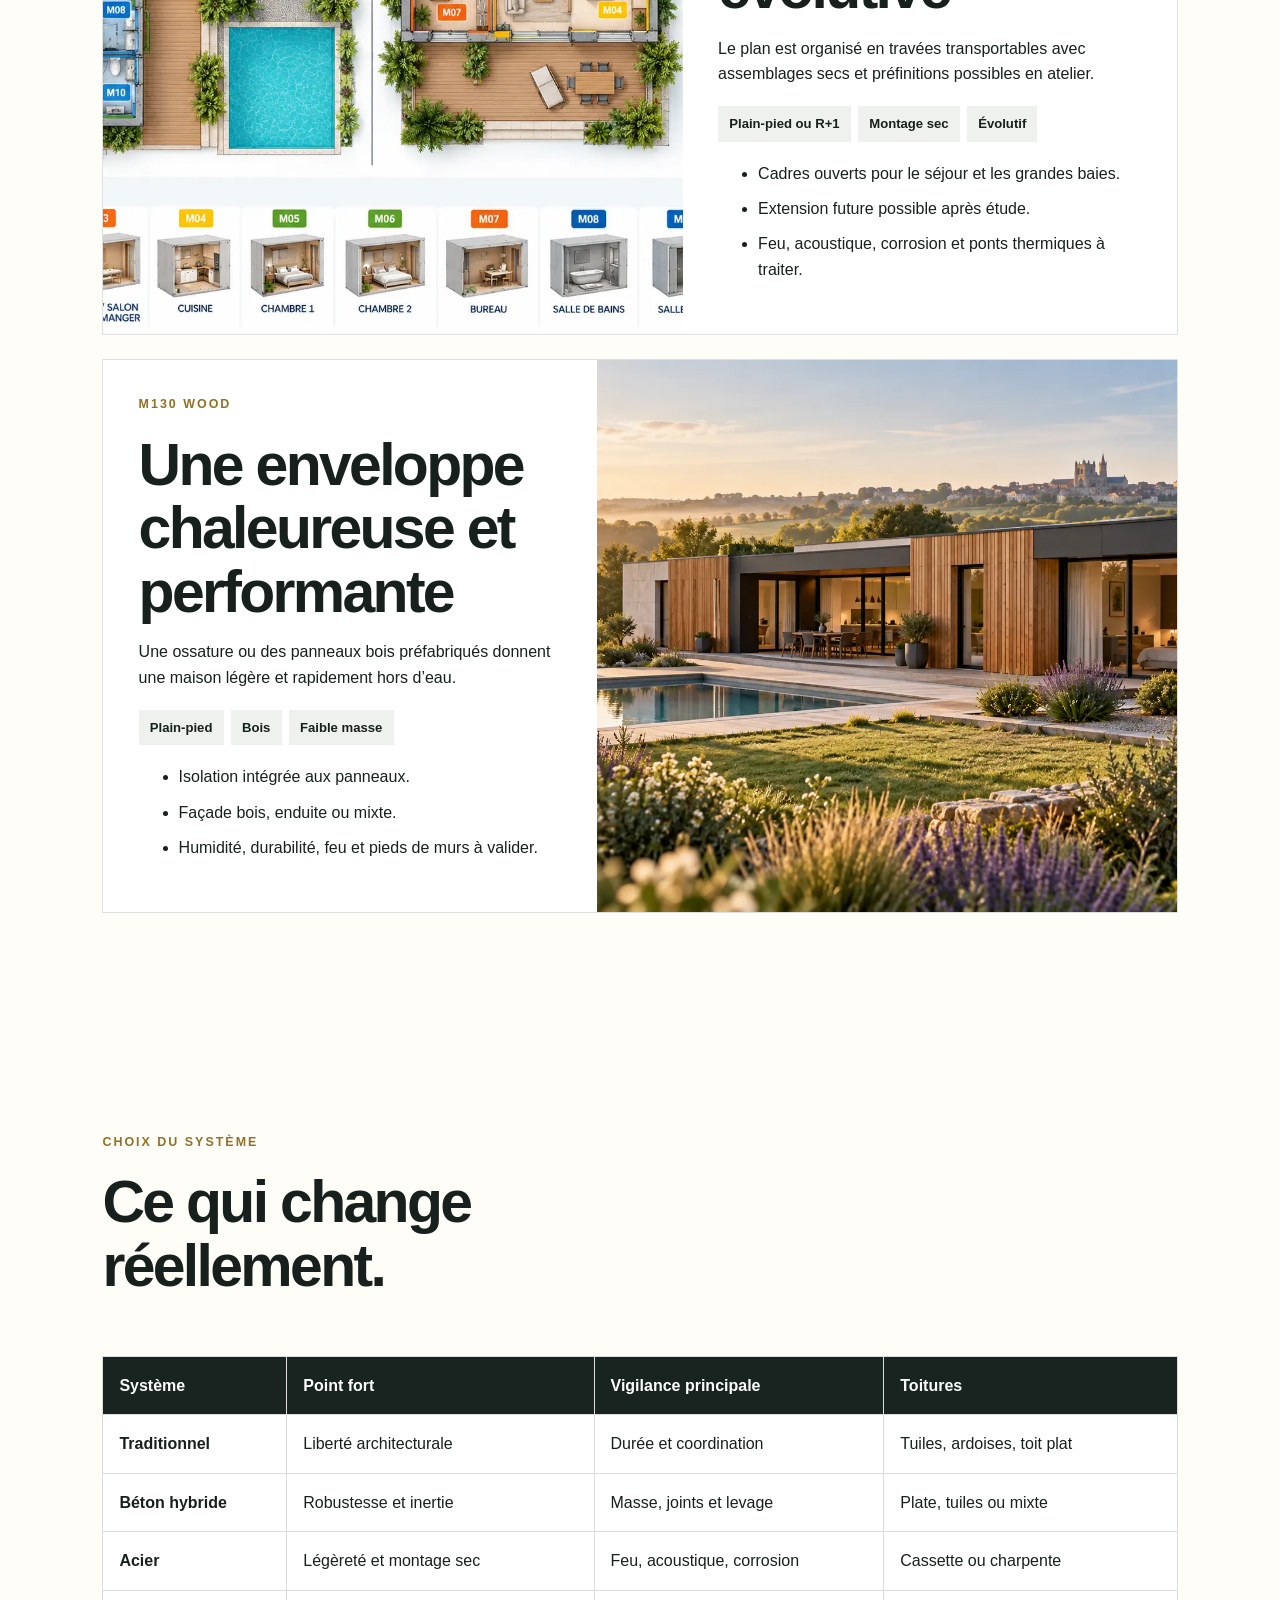
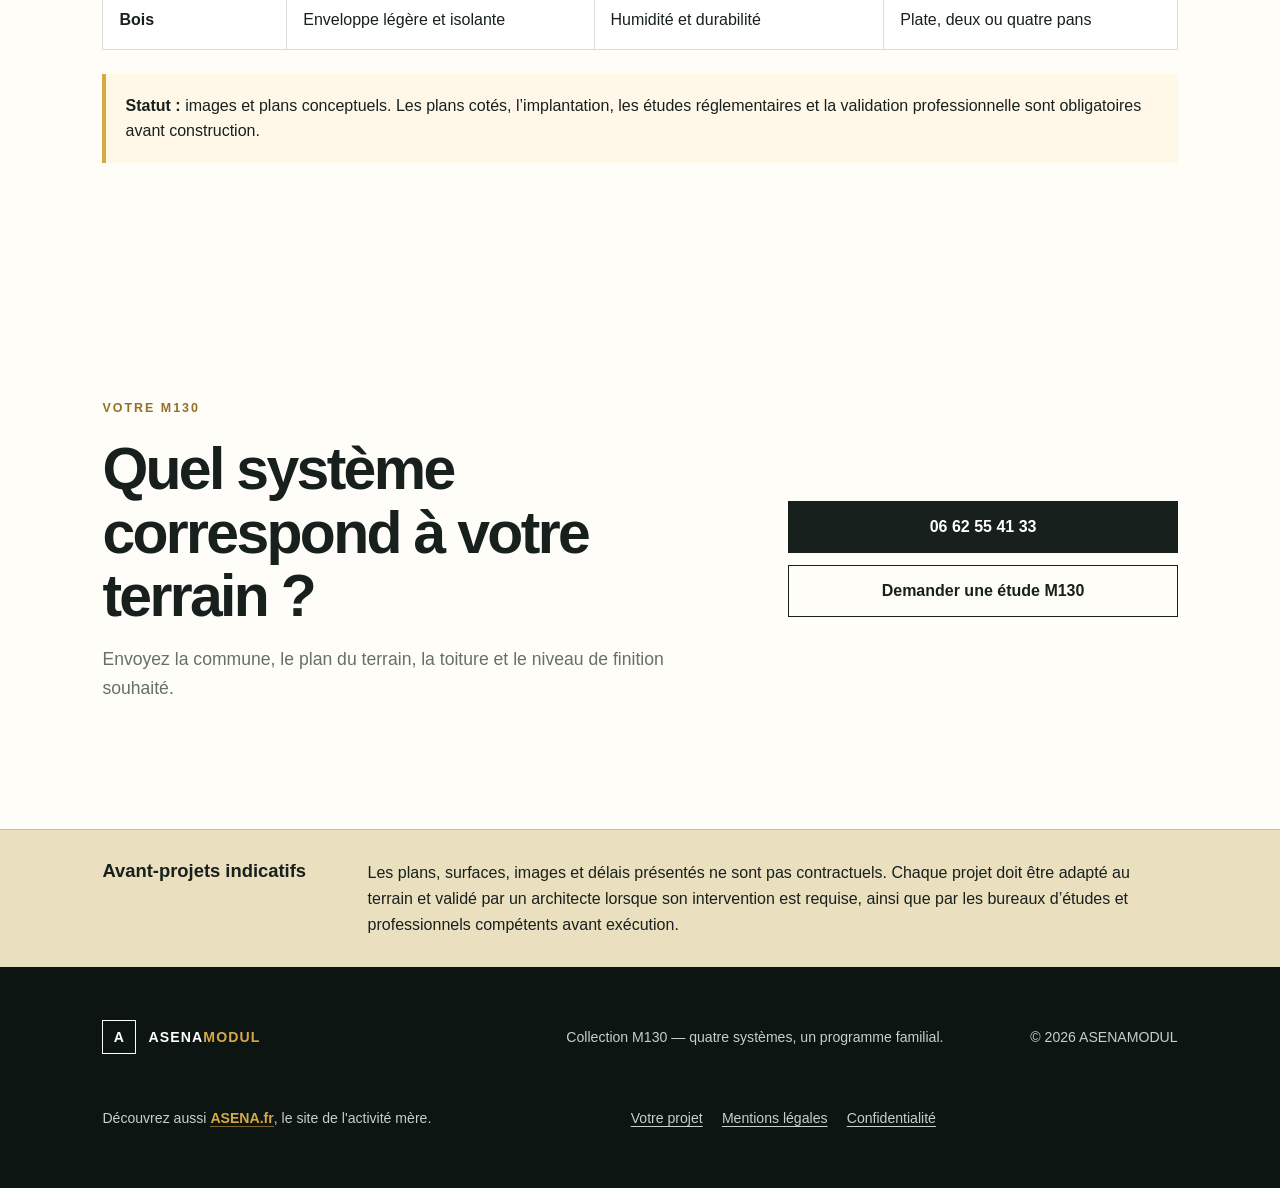
<file: collection-m130.html>
<!doctype html><html lang="fr"><head><meta charset="utf-8"><meta name="viewport" content="width=device-width,initial-scale=1"><title>Collection M130 — ASENAMODUL</title><meta name="description" content="Collection M130 en construction traditionnelle, béton hybride, acier et bois, en plain-pied ou à étage."><link rel="stylesheet" href="styles.css?v=21"><link rel="stylesheet" href="site-pages.css?v=21"><link rel="stylesheet" href="collection-m130.css?v=21">
<link rel="canonical" href="https://asenamodul.com/collection-m130.html">
<meta property="og:title" content="Collection M130 — ASENAMODUL">
<meta property="og:description" content="Collection M130 en construction traditionnelle, béton hybride, acier et bois, en plain-pied ou à étage.">
<meta property="og:url" content="https://asenamodul.com/collection-m130.html">
<meta name="twitter:card" content="summary_large_image">
  <link rel="stylesheet" href="v22.css?v=22">
<style id="mobile-v22-fix">@media (max-width:900px){.hero-copy{width:100%!important;max-width:100%!important;padding-right:20px!important}.hero-copy>p:not(.eyebrow),.hero-copy .eyebrow{width:100%!important;max-width:100%!important;white-space:normal!important;overflow-wrap:anywhere!important}.hero-proof{display:grid!important;grid-template-columns:repeat(3,minmax(0,1fr))!important;gap:8px!important;left:0!important;right:0!important;max-width:100%!important}.hero-proof span{min-width:0!important;overflow-wrap:anywhere!important}}</style>
</head><body>
<header class="site-header page-header"><a class="brand" href="index.html"><span class="brand-mark">A</span><span>ASENA<b>MODUL</b></span></a><button class="menu-toggle" aria-expanded="false" aria-controls="navigation">Menu</button><nav id="navigation"><a href="index.html">Accueil</a><a href="maisons.html">Nos maisons</a><a href="plans.html">Plans & délais</a><a href="systeme.html">Le système</a><a href="comparatif.html">Comparer</a><a href="#contact">Contact</a></nav><a class="header-cta" href="#contact">Étudier mon projet</a></header>
<main><section class="page-hero"><div><p class="eyebrow">Collection ASENAMODUL</p><h1>M130, une maison familiale déclinée en quatre systèmes.</h1><p>Le même programme d’environ 130 m² est adapté au terrain, à l’architecture et au mode de fabrication : traditionnel, béton hybride, acier ou bois.</p></div></section>
<section class="section family-intro"><div><p class="eyebrow dark">Programme commun</p><h2>Une distribution familiale, deux organisations.</h2><p>La version plain-pied sépare les espaces de vie et les chambres. La version à étage réduit l’emprise au sol : séjour, cuisine, bureau et garage au rez-de-chaussée ; chambres et pièces d’eau à l’étage.</p><div class="family-stats"><div><strong>≈ 130 m²</strong><span>surface cible</span></div><div><strong>3 chambres</strong><span>+ bureau</span></div><div><strong>2 niveaux</strong><span>au choix</span></div><div><strong>4 systèmes</strong><span>à comparer</span></div></div></div><img src="m130-concrete-system.webp" alt="Plans plain-pied et étage de la collection M130"></section>
<section class="section"><div class="section-heading"><div><p class="eyebrow dark">Les quatre variantes</p><h2>Une gamme cohérente, pas quatre plans isolés.</h2></div><p>Le programme intérieur reste comparable. La structure, l’enveloppe, la toiture et le niveau de préfabrication changent.</p></div><div class="system-models">
<article class="system-model"><div class="system-visual"><img src="m130-tradition-l.webp" alt="M130 Tradition avec toiture en tuiles"></div><div class="system-copy"><p class="eyebrow dark">M130 Tradition</p><h2>Architecture locale et plan en L</h2><p>Une maison de plain-pied organisée autour d’une terrasse abritée, avec toiture deux ou quatre pans et façade enduite.</p><div class="model-tags"><span>Plain-pied</span><span>Tuiles</span><span>Terrasse couverte</span></div><ul><li>Grande liberté d’adaptation au terrain.</li><li>Garage et locaux techniques regroupés côté entrée.</li><li>Réalisation traditionnelle ou préfabrication partielle.</li></ul></div></article>
<article class="system-model"><div class="system-visual"><img src="m130-concrete-system.webp" alt="M130 Concrete en modules béton"></div><div class="system-copy"><p class="eyebrow dark">M130 Concrete</p><h2>Le béton utilisé là où il apporte le plus</h2><p>Les chambres et noyaux techniques utilisent des modules répétitifs. Le séjour combine cadres, panneaux et dalles afin d’éviter des caissons trop lourds.</p><div class="model-tags"><span>Plain-pied ou R+1</span><span>Toit plat ou tuiles</span><span>Inertie</span></div><ul><li>Modules M01 à M11 repérés pour la fabrication.</li><li>Pièces humides concentrées et prééquipables.</li><li>Transport, masse et rayon de grue étudiés tôt.</li></ul></div></article>
<article class="system-model"><div class="system-visual"><img src="m130-steel-system.webp" alt="M130 Steel avec structure métallique"></div><div class="system-copy"><p class="eyebrow dark">M130 Steel</p><h2>Une trame métallique légère et évolutive</h2><p>Le plan est organisé en travées transportables avec assemblages secs et préfinitions possibles en atelier.</p><div class="model-tags"><span>Plain-pied ou R+1</span><span>Montage sec</span><span>Évolutif</span></div><ul><li>Cadres ouverts pour le séjour et les grandes baies.</li><li>Extension future possible après étude.</li><li>Feu, acoustique, corrosion et ponts thermiques à traiter.</li></ul></div></article>
<article class="system-model"><div class="system-visual"><img src="m130-bois.webp" alt="M130 Wood, maison contemporaine en bois"></div><div class="system-copy"><p class="eyebrow dark">M130 Wood</p><h2>Une enveloppe chaleureuse et performante</h2><p>Une ossature ou des panneaux bois préfabriqués donnent une maison légère et rapidement hors d’eau.</p><div class="model-tags"><span>Plain-pied</span><span>Bois</span><span>Faible masse</span></div><ul><li>Isolation intégrée aux panneaux.</li><li>Façade bois, enduite ou mixte.</li><li>Humidité, durabilité, feu et pieds de murs à valider.</li></ul></div></article></div></section>
<section class="section"><div class="section-heading"><div><p class="eyebrow dark">Choix du système</p><h2>Ce qui change réellement.</h2></div></div><div class="choice-wrap"><table class="choice-table"><thead><tr><th>Système</th><th>Point fort</th><th>Vigilance principale</th><th>Toitures</th></tr></thead><tbody><tr><td>Traditionnel</td><td>Liberté architecturale</td><td>Durée et coordination</td><td>Tuiles, ardoises, toit plat</td></tr><tr><td>Béton hybride</td><td>Robustesse et inertie</td><td>Masse, joints et levage</td><td>Plate, tuiles ou mixte</td></tr><tr><td>Acier</td><td>Légèreté et montage sec</td><td>Feu, acoustique, corrosion</td><td>Cassette ou charpente</td></tr><tr><td>Bois</td><td>Enveloppe légère et isolante</td><td>Humidité et durabilité</td><td>Plate, deux ou quatre pans</td></tr></tbody></table></div><p class="concept-warning"><strong>Statut :</strong> images et plans conceptuels. Les plans cotés, l’implantation, les études réglementaires et la validation professionnelle sont obligatoires avant construction.</p></section>
<section class="contact section" id="contact"><div><p class="eyebrow dark">Votre M130</p><h2>Quel système correspond à votre terrain ?</h2><p>Envoyez la commune, le plan du terrain, la toiture et le niveau de finition souhaité.</p></div><div class="contact-actions"><a class="btn btn-dark" href="tel:+33662554133">06 62 55 41 33</a><a class="btn btn-outline" href="mailto:contact.france.asena@gmail.com?subject=Étude%20Collection%20M130%20ASENAMODUL">Demander une étude M130</a></div></section></main><footer><div class="brand footer-brand"><span class="brand-mark">A</span><span>ASENA<b>MODUL</b></span></div><p>Collection M130 — quatre systèmes, un programme familial.</p><p>© 2026 ASENAMODUL</p><p class="asena-connection">Découvrez aussi <a class="asena-parent" href="https://asena.fr" target="_blank" rel="noopener noreferrer">ASENA.fr</a>, le site de l'activité mère.</p>
</footer><script src="script.js?v=21"></script></body></html>
</file>
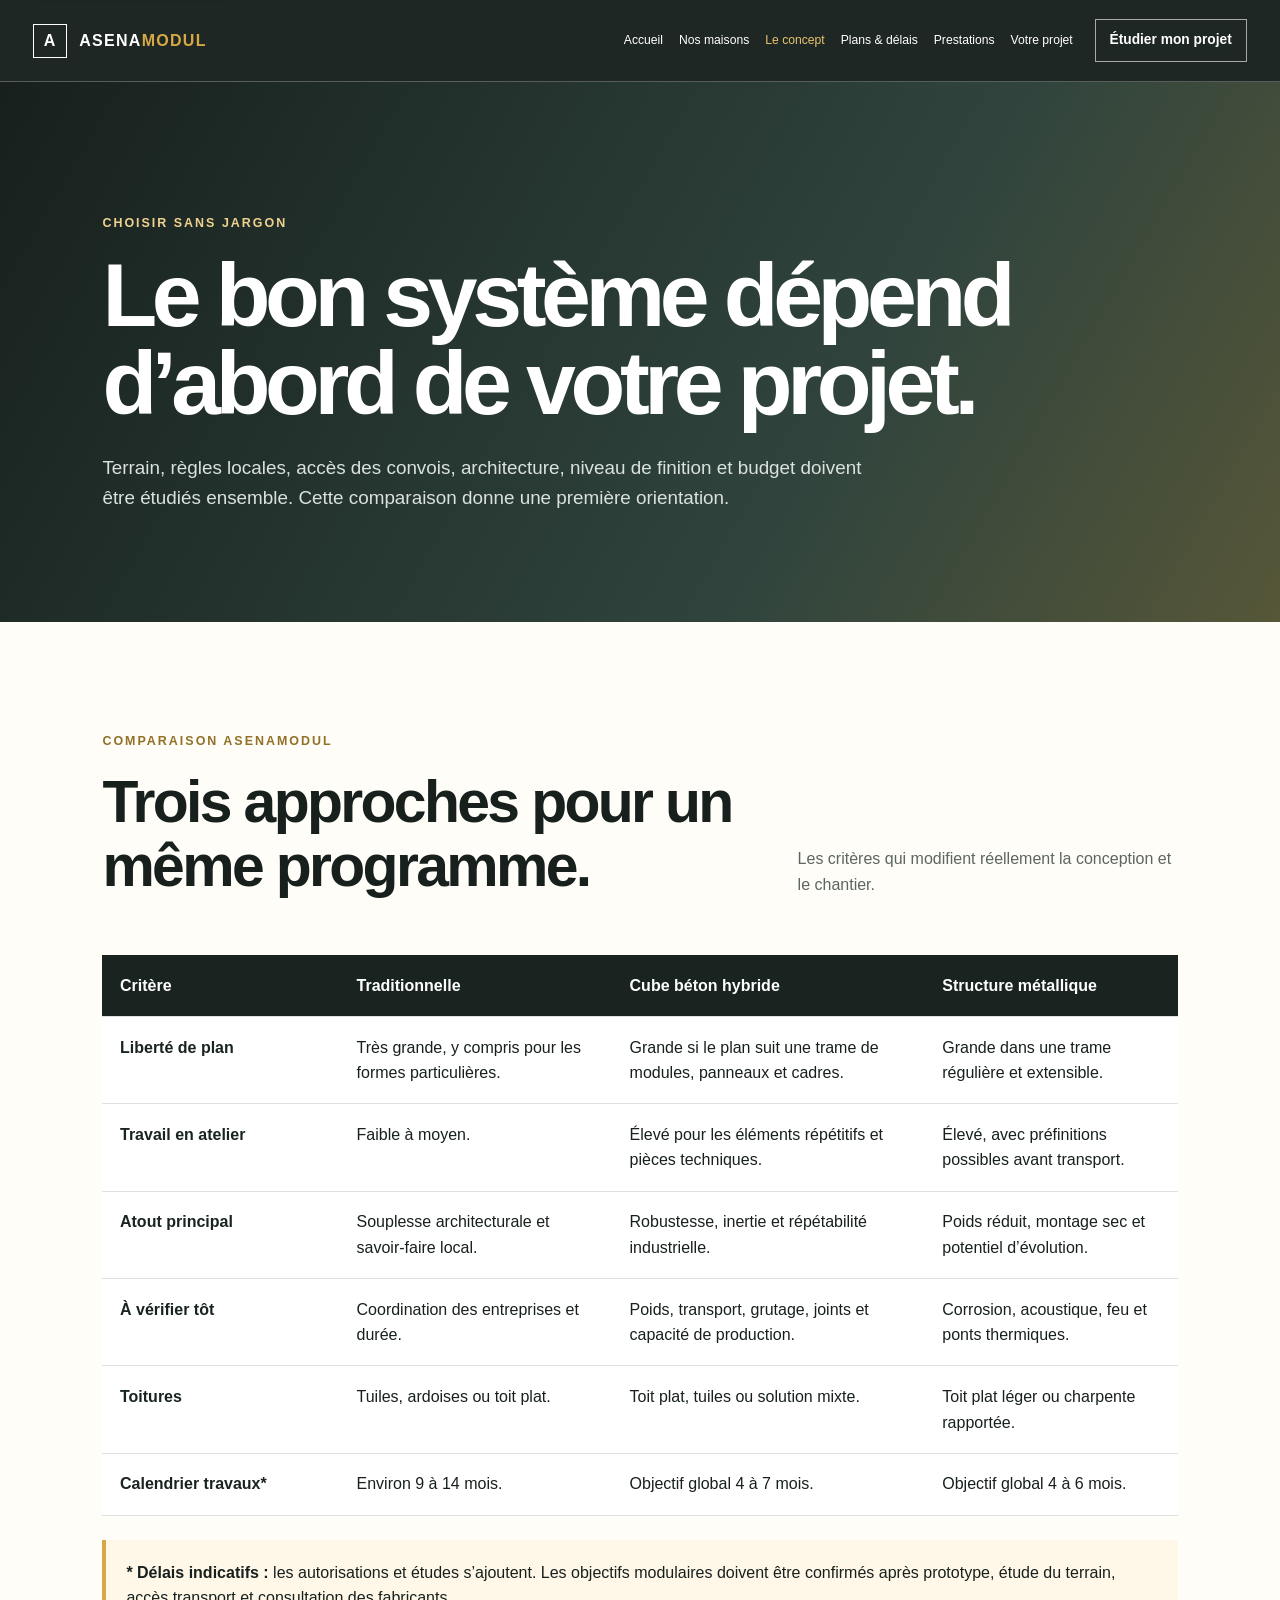
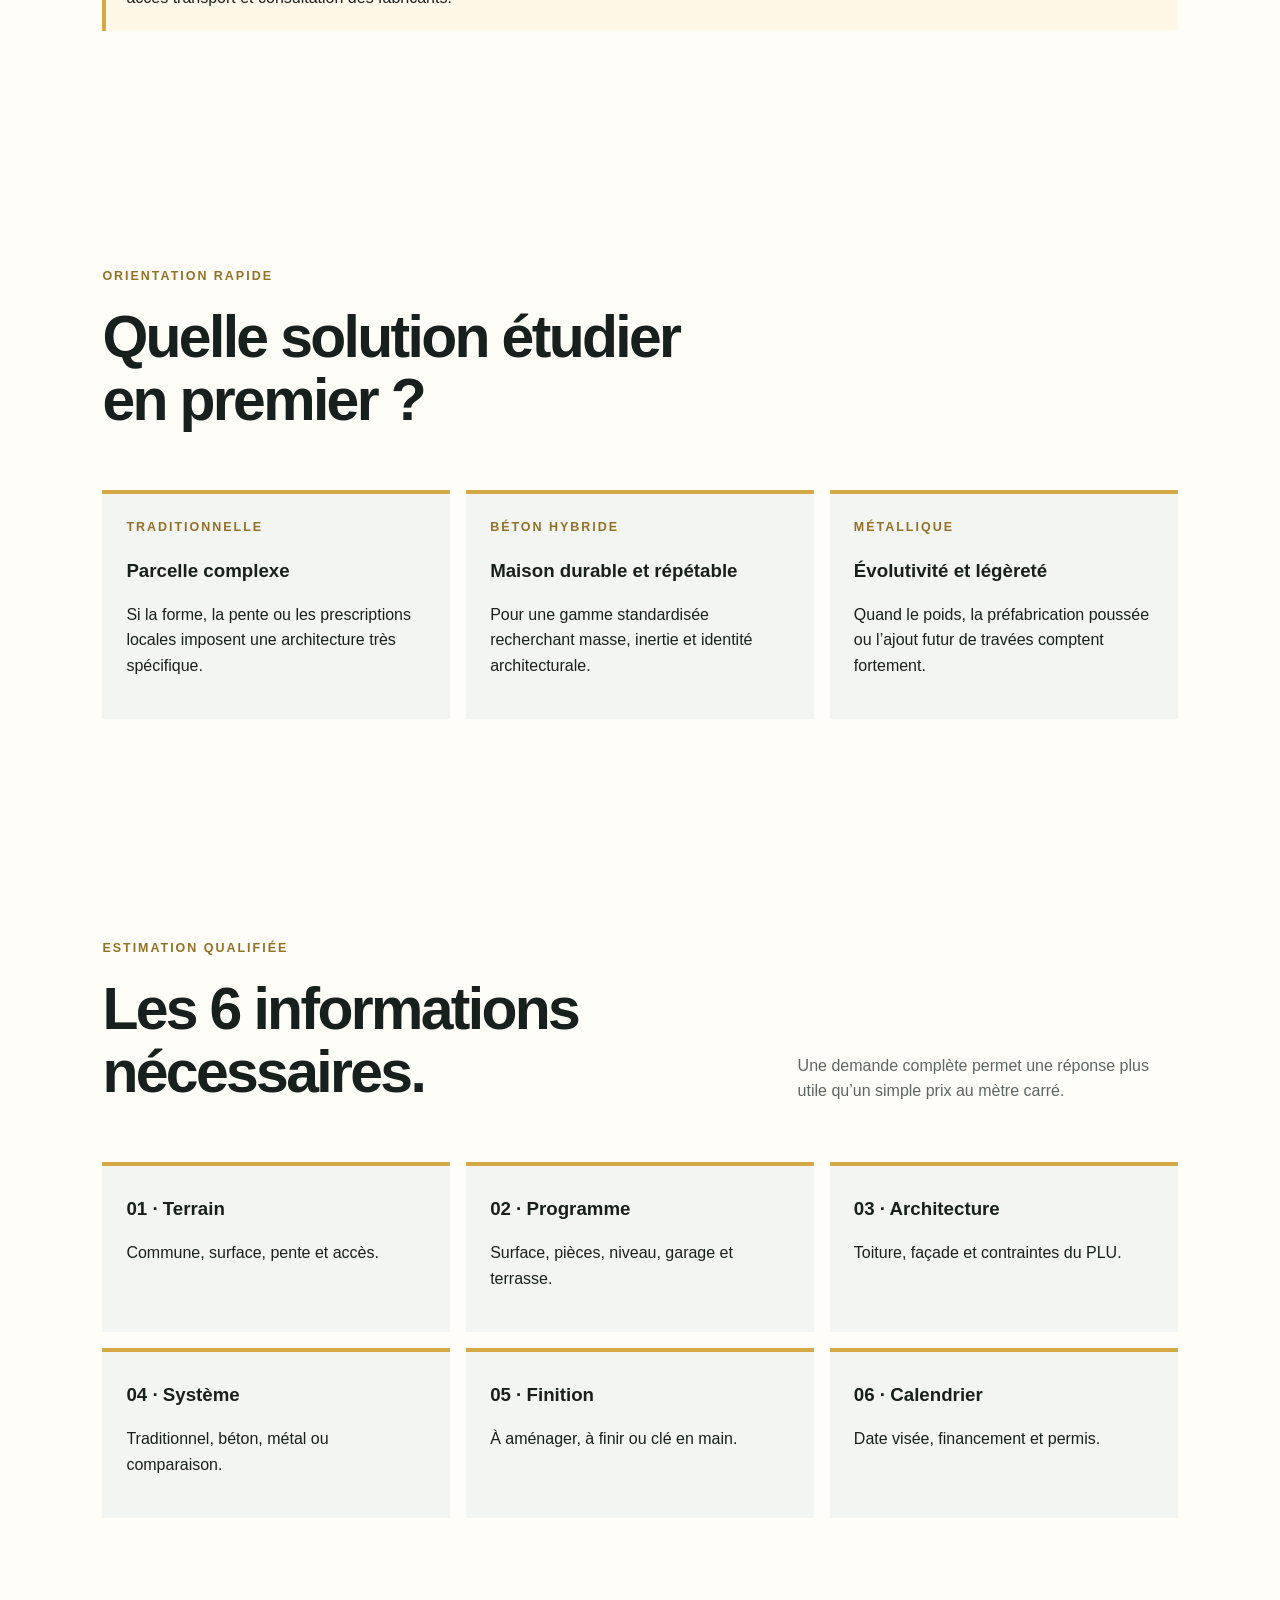
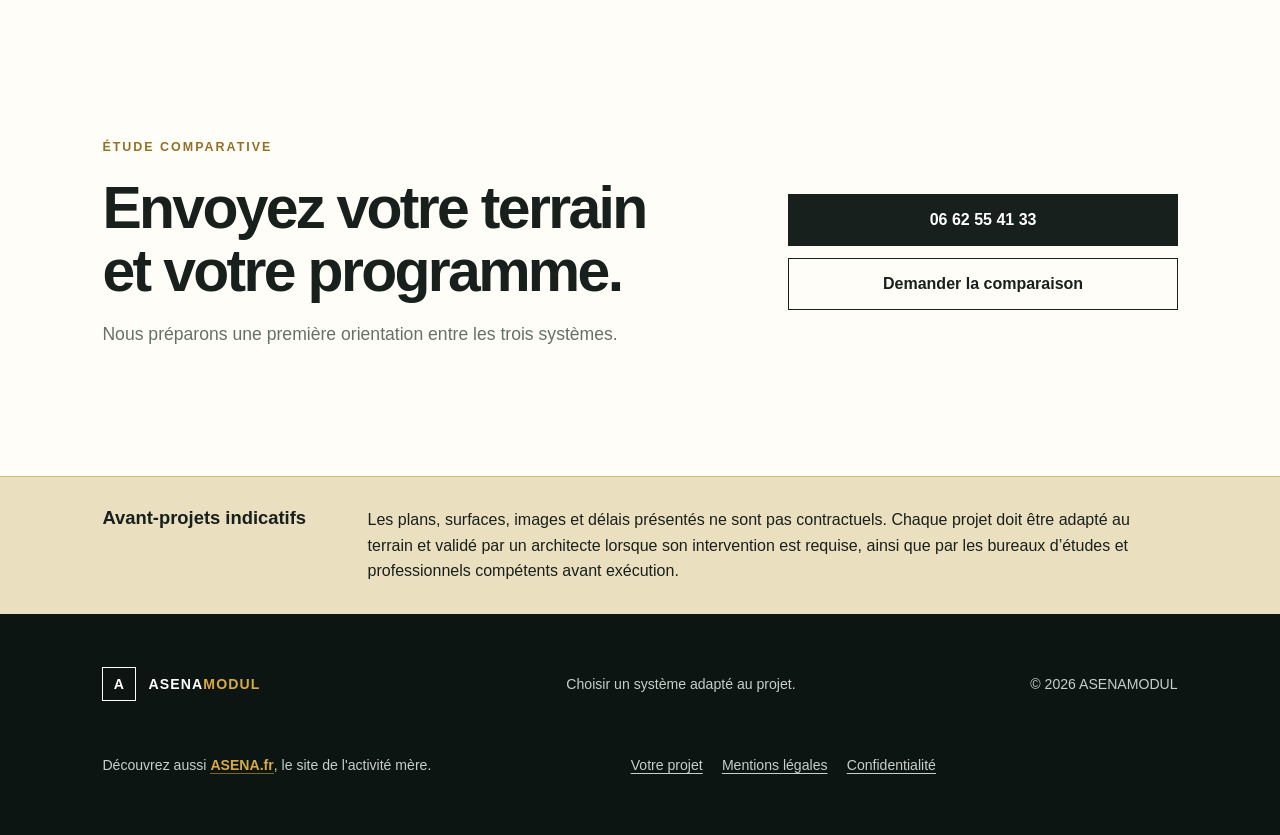
<file: comparatif.html>
<!doctype html><html lang="fr"><head><meta charset="utf-8"><meta name="viewport" content="width=device-width,initial-scale=1"><title>Comparer les solutions — ASENAMODUL</title><meta name="description" content="Comparez construction traditionnelle, cube béton hybride et structure métallique selon votre terrain et votre projet."><link rel="stylesheet" href="styles.css?v=21"><link rel="stylesheet" href="site-pages.css?v=21"><link rel="stylesheet" href="comparatif.css?v=21">
<link rel="canonical" href="https://asenamodul.com/comparatif.html">
<meta property="og:title" content="Comparer les solutions — ASENAMODUL">
<meta property="og:description" content="Comparez construction traditionnelle, cube béton hybride et structure métallique selon votre terrain et votre projet.">
<meta property="og:url" content="https://asenamodul.com/comparatif.html">
<meta name="twitter:card" content="summary_large_image">
  <link rel="stylesheet" href="v22.css?v=22">
<style id="mobile-v22-fix">@media (max-width:900px){.hero-copy{width:100%!important;max-width:100%!important;padding-right:20px!important}.hero-copy>p:not(.eyebrow),.hero-copy .eyebrow{width:100%!important;max-width:100%!important;white-space:normal!important;overflow-wrap:anywhere!important}.hero-proof{display:grid!important;grid-template-columns:repeat(3,minmax(0,1fr))!important;gap:8px!important;left:0!important;right:0!important;max-width:100%!important}.hero-proof span{min-width:0!important;overflow-wrap:anywhere!important}}</style>
</head><body>
<header class="site-header page-header"><a class="brand" href="index.html"><span class="brand-mark">A</span><span>ASENA<b>MODUL</b></span></a><button class="menu-toggle" aria-expanded="false" aria-controls="navigation">Menu</button><nav id="navigation"><a href="index.html">Accueil</a><a href="maisons.html">Nos maisons</a><a href="plans.html">Plans & délais</a><a href="systeme.html">Le système</a><a class="active" href="comparatif.html">Comparer</a><a href="#contact">Contact</a></nav><a class="header-cta" href="#contact">Étudier mon projet</a></header>
<main><section class="page-hero"><div><p class="eyebrow">Choisir sans jargon</p><h1>Le bon système dépend d’abord de votre projet.</h1><p>Terrain, règles locales, accès des convois, architecture, niveau de finition et budget doivent être étudiés ensemble. Cette comparaison donne une première orientation.</p></div></section>
<section class="section"><div class="section-heading"><div><p class="eyebrow dark">Comparaison ASENAMODUL</p><h2>Trois approches pour un même programme.</h2></div><p>Les critères qui modifient réellement la conception et le chantier.</p></div><div class="compare-wrap"><table class="compare-table"><thead><tr><th>Critère</th><th>Traditionnelle</th><th>Cube béton hybride</th><th>Structure métallique</th></tr></thead><tbody>
<tr><td>Liberté de plan</td><td>Très grande, y compris pour les formes particulières.</td><td>Grande si le plan suit une trame de modules, panneaux et cadres.</td><td>Grande dans une trame régulière et extensible.</td></tr><tr><td>Travail en atelier</td><td>Faible à moyen.</td><td>Élevé pour les éléments répétitifs et pièces techniques.</td><td>Élevé, avec préfinitions possibles avant transport.</td></tr><tr><td>Atout principal</td><td>Souplesse architecturale et savoir-faire local.</td><td>Robustesse, inertie et répétabilité industrielle.</td><td>Poids réduit, montage sec et potentiel d’évolution.</td></tr><tr><td>À vérifier tôt</td><td>Coordination des entreprises et durée.</td><td>Poids, transport, grutage, joints et capacité de production.</td><td>Corrosion, acoustique, feu et ponts thermiques.</td></tr><tr><td>Toitures</td><td>Tuiles, ardoises ou toit plat.</td><td>Toit plat, tuiles ou solution mixte.</td><td>Toit plat léger ou charpente rapportée.</td></tr><tr><td>Calendrier travaux*</td><td>Environ 9 à 14 mois.</td><td>Objectif global 4 à 7 mois.</td><td>Objectif global 4 à 6 mois.</td></tr></tbody></table></div><p class="decision-note"><strong>* Délais indicatifs :</strong> les autorisations et études s’ajoutent. Les objectifs modulaires doivent être confirmés après prototype, étude du terrain, accès transport et consultation des fabricants.</p></section>
<section class="section"><div class="section-heading"><div><p class="eyebrow dark">Orientation rapide</p><h2>Quelle solution étudier en premier ?</h2></div></div><div class="best-for"><article><p class="eyebrow dark">Traditionnelle</p><h3>Parcelle complexe</h3><p>Si la forme, la pente ou les prescriptions locales imposent une architecture très spécifique.</p></article><article><p class="eyebrow dark">Béton hybride</p><h3>Maison durable et répétable</h3><p>Pour une gamme standardisée recherchant masse, inertie et identité architecturale.</p></article><article><p class="eyebrow dark">Métallique</p><h3>Évolutivité et légèreté</h3><p>Quand le poids, la préfabrication poussée ou l’ajout futur de travées comptent fortement.</p></article></div></section>
<section class="section"><div class="section-heading"><div><p class="eyebrow dark">Estimation qualifiée</p><h2>Les 6 informations nécessaires.</h2></div><p>Une demande complète permet une réponse plus utile qu’un simple prix au mètre carré.</p></div><div class="estimate-brief"><article><h3>01 · Terrain</h3><p>Commune, surface, pente et accès.</p></article><article><h3>02 · Programme</h3><p>Surface, pièces, niveau, garage et terrasse.</p></article><article><h3>03 · Architecture</h3><p>Toiture, façade et contraintes du PLU.</p></article><article><h3>04 · Système</h3><p>Traditionnel, béton, métal ou comparaison.</p></article><article><h3>05 · Finition</h3><p>À aménager, à finir ou clé en main.</p></article><article><h3>06 · Calendrier</h3><p>Date visée, financement et permis.</p></article></div></section>
<section class="contact section" id="contact"><div><p class="eyebrow dark">Étude comparative</p><h2>Envoyez votre terrain et votre programme.</h2><p>Nous préparons une première orientation entre les trois systèmes.</p></div><div class="contact-actions"><a class="btn btn-dark" href="tel:+33662554133">06 62 55 41 33</a><a class="btn btn-outline" href="mailto:contact.france.asena@gmail.com?subject=Comparaison%20de%20mon%20projet%20ASENAMODUL&body=Commune%20:%0ASurface%20:%0AChambres%20:%0ANiveau%20:%0AToiture%20:%0AFinition%20:">Demander la comparaison</a></div></section></main><footer><div class="brand footer-brand"><span class="brand-mark">A</span><span>ASENA<b>MODUL</b></span></div><p>Choisir un système adapté au projet.</p><p>© 2026 ASENAMODUL</p><p class="asena-connection">Découvrez aussi <a class="asena-parent" href="https://asena.fr" target="_blank" rel="noopener noreferrer">ASENA.fr</a>, le site de l'activité mère.</p>
</footer><script src="script.js?v=21"></script></body></html>
</file>
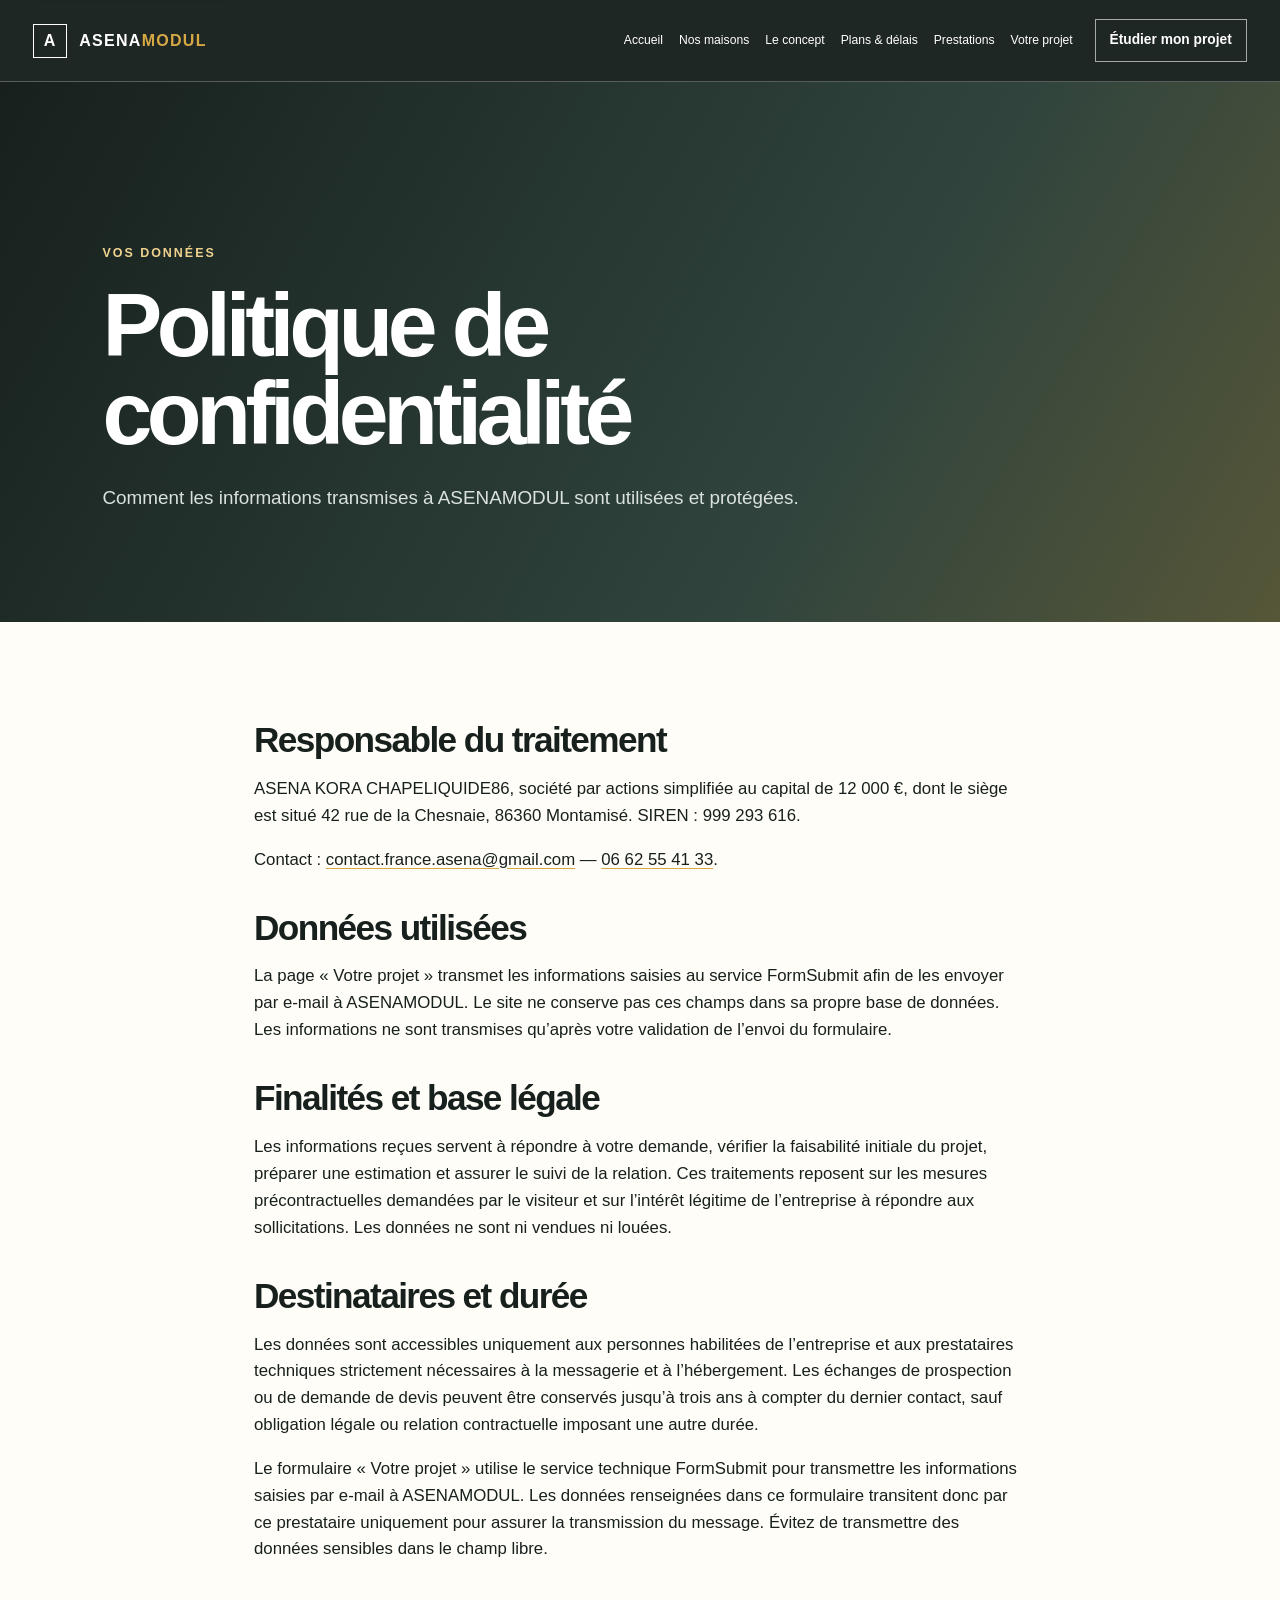
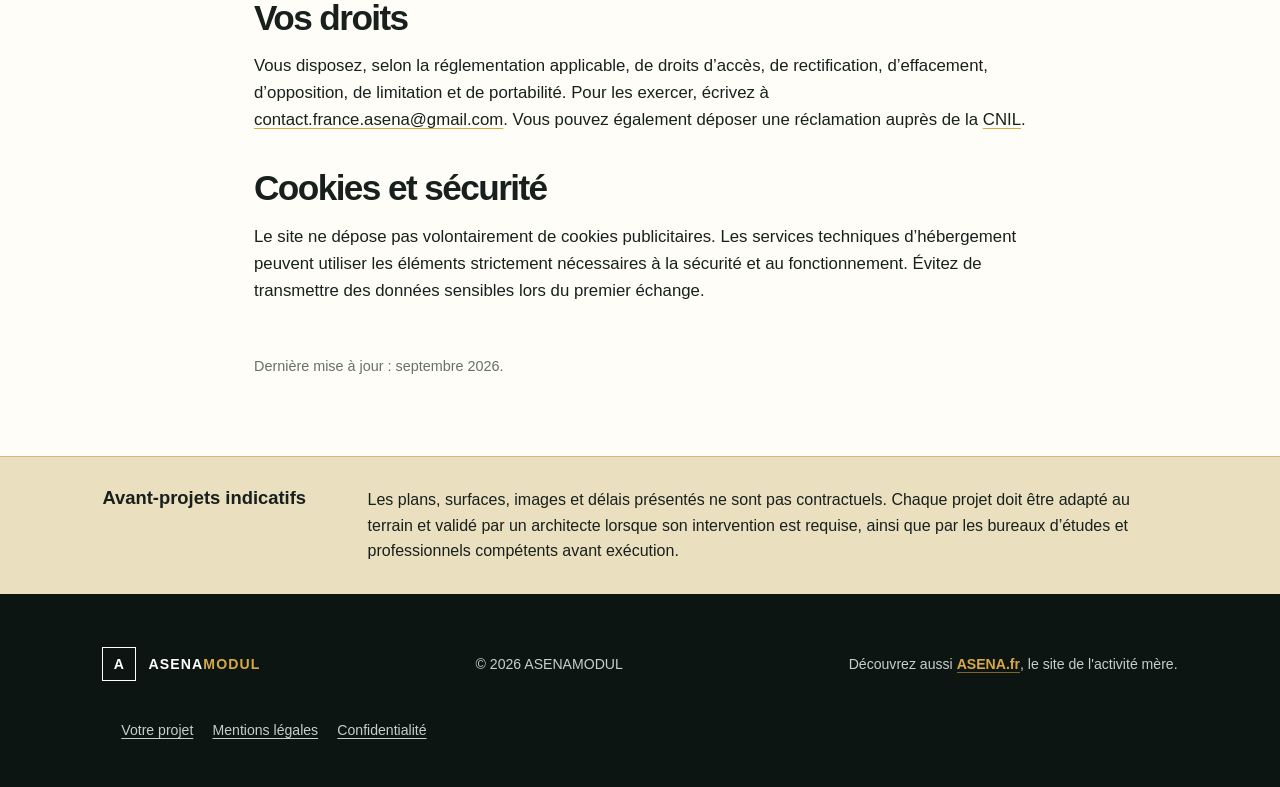
<file: confidentialite.html>
<!doctype html>
<html lang="fr">
<head>
  <meta charset="utf-8">
  <meta name="viewport" content="width=device-width,initial-scale=1">
  <title>Confidentialité — ASENAMODUL</title>
  <meta name="description" content="Politique de confidentialité du site ASENAMODUL.">
  <meta name="robots" content="noindex">
  <link rel="stylesheet" href="styles.css?v=21">
  <link rel="stylesheet" href="site-pages.css?v=21">

<link rel="canonical" href="https://asenamodul.com/confidentialite.html">
<meta property="og:title" content="Confidentialité — ASENAMODUL">
<meta property="og:description" content="Politique de confidentialité du site ASENAMODUL.">
<meta property="og:url" content="https://asenamodul.com/confidentialite.html">
<meta name="twitter:card" content="summary_large_image">
  <link rel="stylesheet" href="v22.css?v=22">
<style id="mobile-v22-fix">@media (max-width:900px){.hero-copy{width:100%!important;max-width:100%!important;padding-right:20px!important}.hero-copy>p:not(.eyebrow),.hero-copy .eyebrow{width:100%!important;max-width:100%!important;white-space:normal!important;overflow-wrap:anywhere!important}.hero-proof{display:grid!important;grid-template-columns:repeat(3,minmax(0,1fr))!important;gap:8px!important;left:0!important;right:0!important;max-width:100%!important}.hero-proof span{min-width:0!important;overflow-wrap:anywhere!important}}</style>
</head>
<body>
  <header class="site-header page-header">
    <a class="brand" href="index.html" aria-label="ASENAMODUL, accueil"><span class="brand-mark">A</span><span>ASENA<b>MODUL</b></span></a>
    <button class="menu-toggle" aria-expanded="false" aria-controls="navigation">Menu</button>
    <nav id="navigation" aria-label="Navigation principale"><a href="index.html">Accueil</a><a href="maisons.html">Nos maisons</a><a href="systeme.html">Le concept</a><a href="plans.html">Plans &amp; délais</a><a href="prestations.html">Prestations</a><a href="projet.html">Votre projet</a></nav>
    <a class="header-cta" href="projet.html">Étudier mon projet</a>
  </header>
  <main>
    <section class="page-hero"><div><p class="eyebrow">Vos données</p><h1>Politique de confidentialité</h1><p>Comment les informations transmises à ASENAMODUL sont utilisées et protégées.</p></div></section>
    <article class="legal-content">
      <h2>Responsable du traitement</h2>
      <p>ASENA KORA CHAPELIQUIDE86, société par actions simplifiée au capital de 12 000 €, dont le siège est situé 42 rue de la Chesnaie, 86360 Montamisé. SIREN : 999 293 616.</p>
      <p>Contact : <a href="mailto:contact.france.asena@gmail.com">contact.france.asena@gmail.com</a> — <a href="tel:+33662554133">06 62 55 41 33</a>.</p>
      <h2>Données utilisées</h2>
      <p>La page « Votre projet » transmet les informations saisies au service FormSubmit afin de les envoyer par e-mail à ASENAMODUL. Le site ne conserve pas ces champs dans sa propre base de données. Les informations ne sont transmises qu’après votre validation de l’envoi du formulaire.</p>
      <h2>Finalités et base légale</h2>
      <p>Les informations reçues servent à répondre à votre demande, vérifier la faisabilité initiale du projet, préparer une estimation et assurer le suivi de la relation. Ces traitements reposent sur les mesures précontractuelles demandées par le visiteur et sur l’intérêt légitime de l’entreprise à répondre aux sollicitations. Les données ne sont ni vendues ni louées.</p>
      <h2>Destinataires et durée</h2>
      <p>Les données sont accessibles uniquement aux personnes habilitées de l’entreprise et aux prestataires techniques strictement nécessaires à la messagerie et à l’hébergement. Les échanges de prospection ou de demande de devis peuvent être conservés jusqu’à trois ans à compter du dernier contact, sauf obligation légale ou relation contractuelle imposant une autre durée.</p><p>Le formulaire « Votre projet » utilise le service technique FormSubmit pour transmettre les informations saisies par e-mail à ASENAMODUL. Les données renseignées dans ce formulaire transitent donc par ce prestataire uniquement pour assurer la transmission du message. Évitez de transmettre des données sensibles dans le champ libre.</p>
      <h2>Vos droits</h2>
      <p>Vous disposez, selon la réglementation applicable, de droits d’accès, de rectification, d’effacement, d’opposition, de limitation et de portabilité. Pour les exercer, écrivez à <a href="mailto:contact.france.asena@gmail.com">contact.france.asena@gmail.com</a>. Vous pouvez également déposer une réclamation auprès de la <a href="https://www.cnil.fr" target="_blank" rel="noopener">CNIL</a>.</p>
      <h2>Cookies et sécurité</h2>
      <p>Le site ne dépose pas volontairement de cookies publicitaires. Les services techniques d’hébergement peuvent utiliser les éléments strictement nécessaires à la sécurité et au fonctionnement. Évitez de transmettre des données sensibles lors du premier échange.</p>
      <p class="legal-updated">Dernière mise à jour : septembre 2026.</p>
    </article>
  </main>
  <footer><div class="brand footer-brand"><span class="brand-mark">A</span><span>ASENA<b>MODUL</b></span></div><p>© 2026 ASENAMODUL</p><p class="asena-connection">Découvrez aussi <a class="asena-parent" href="https://asena.fr" target="_blank" rel="noopener noreferrer">ASENA.fr</a>, le site de l'activité mère.</p>
</footer>
  <script src="script.js?v=21"></script>
</body>
</html>
</file>
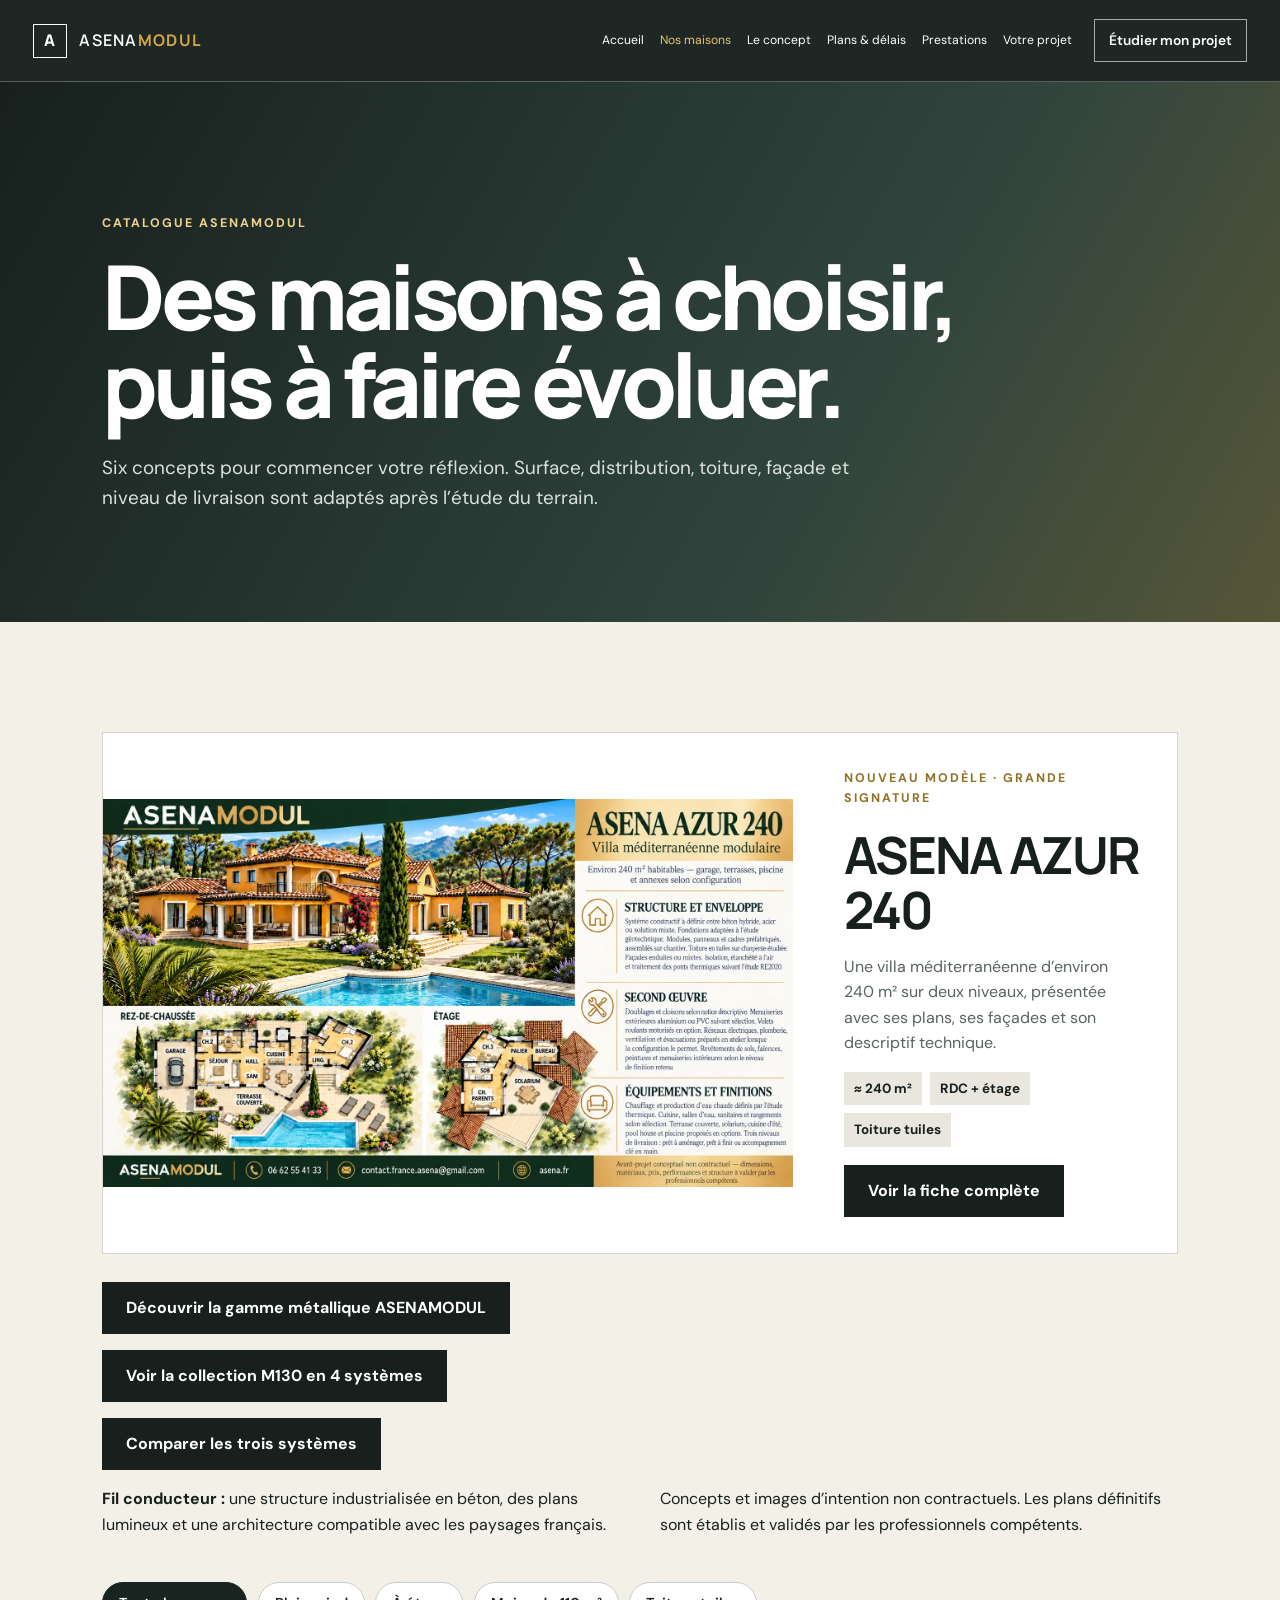
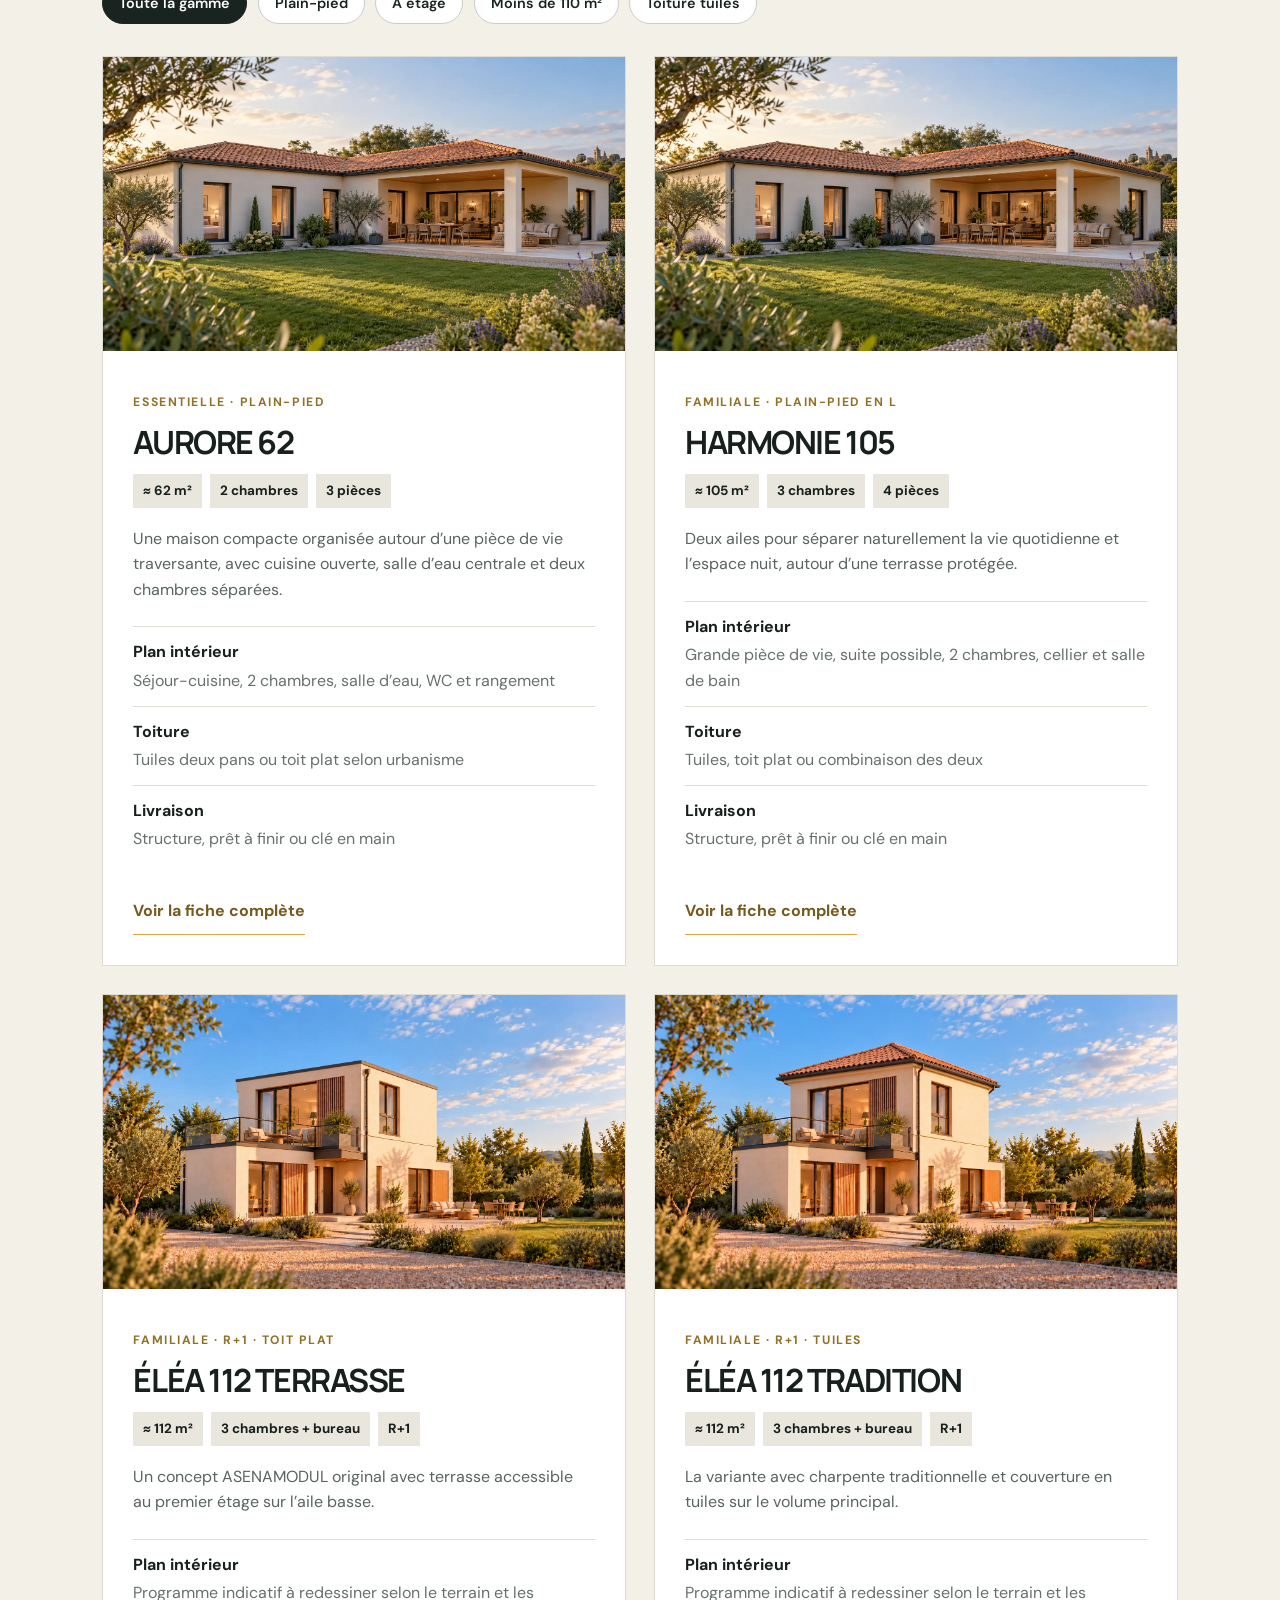
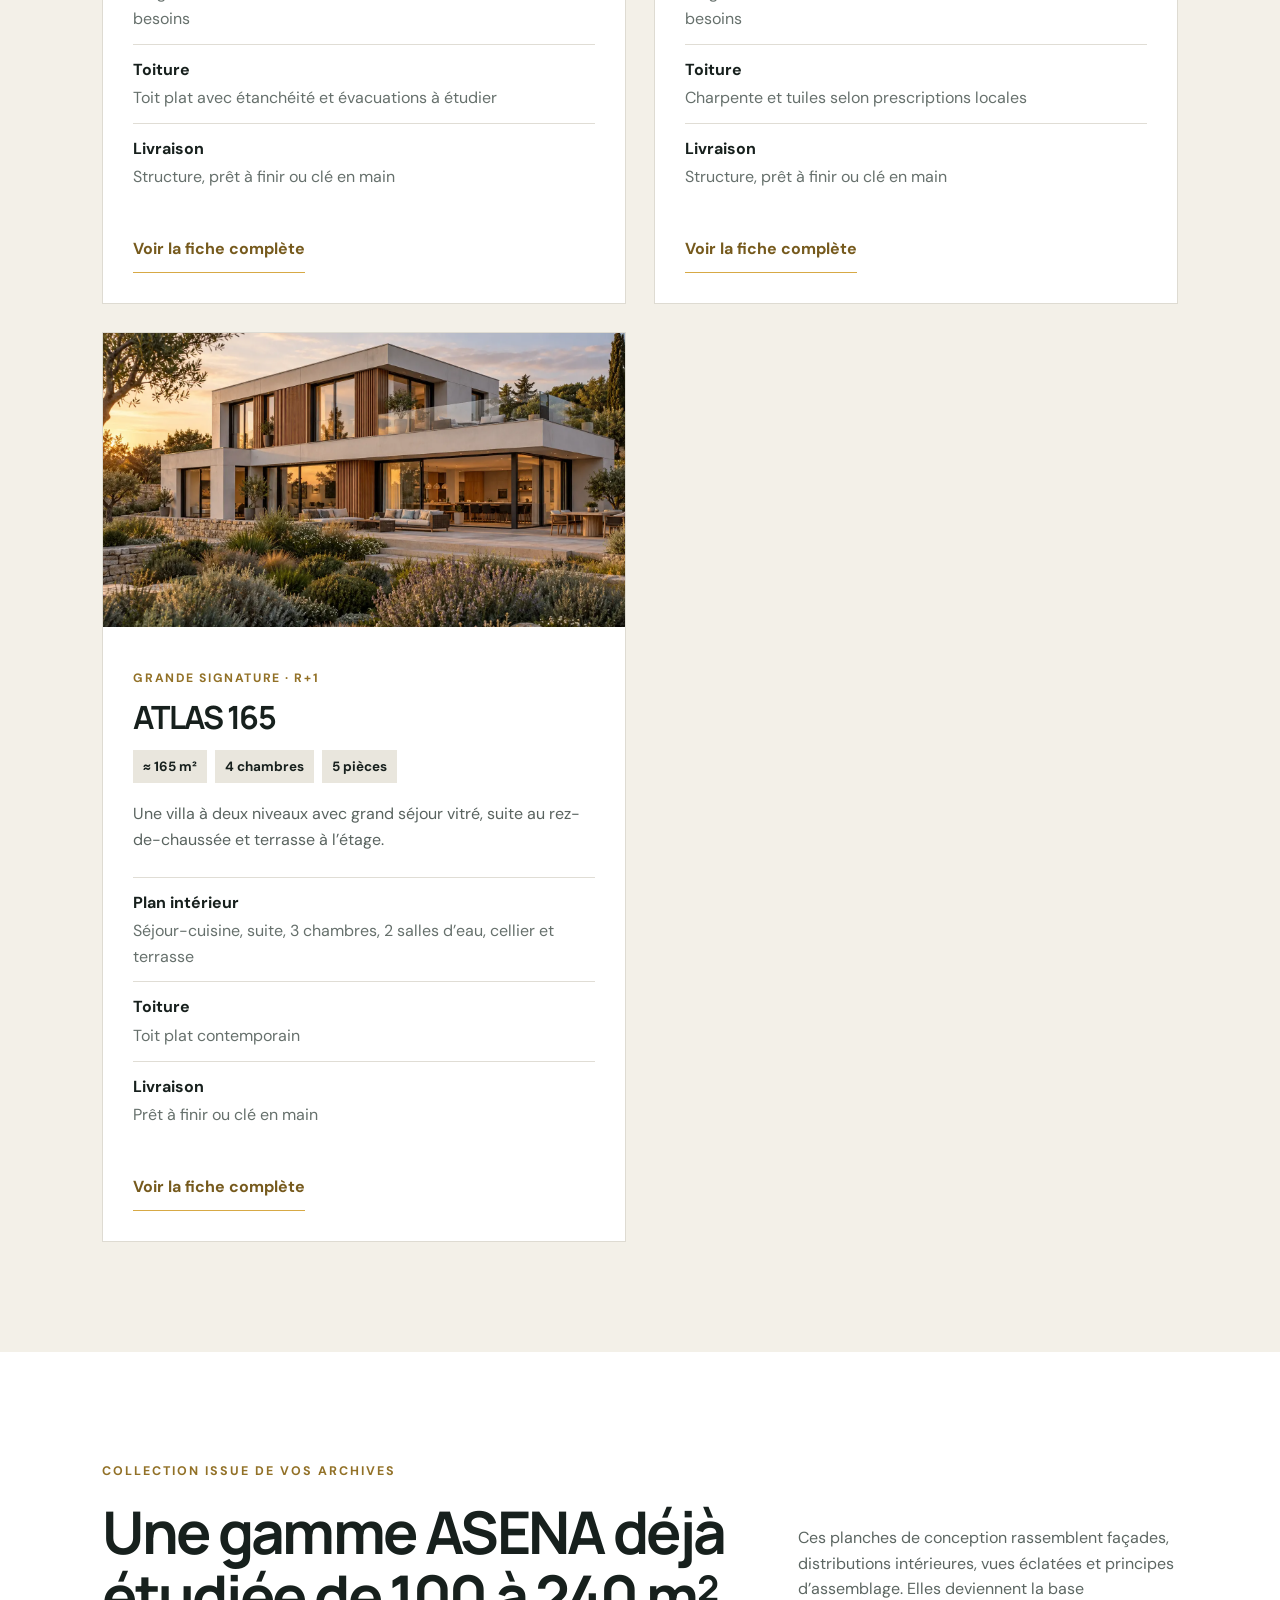
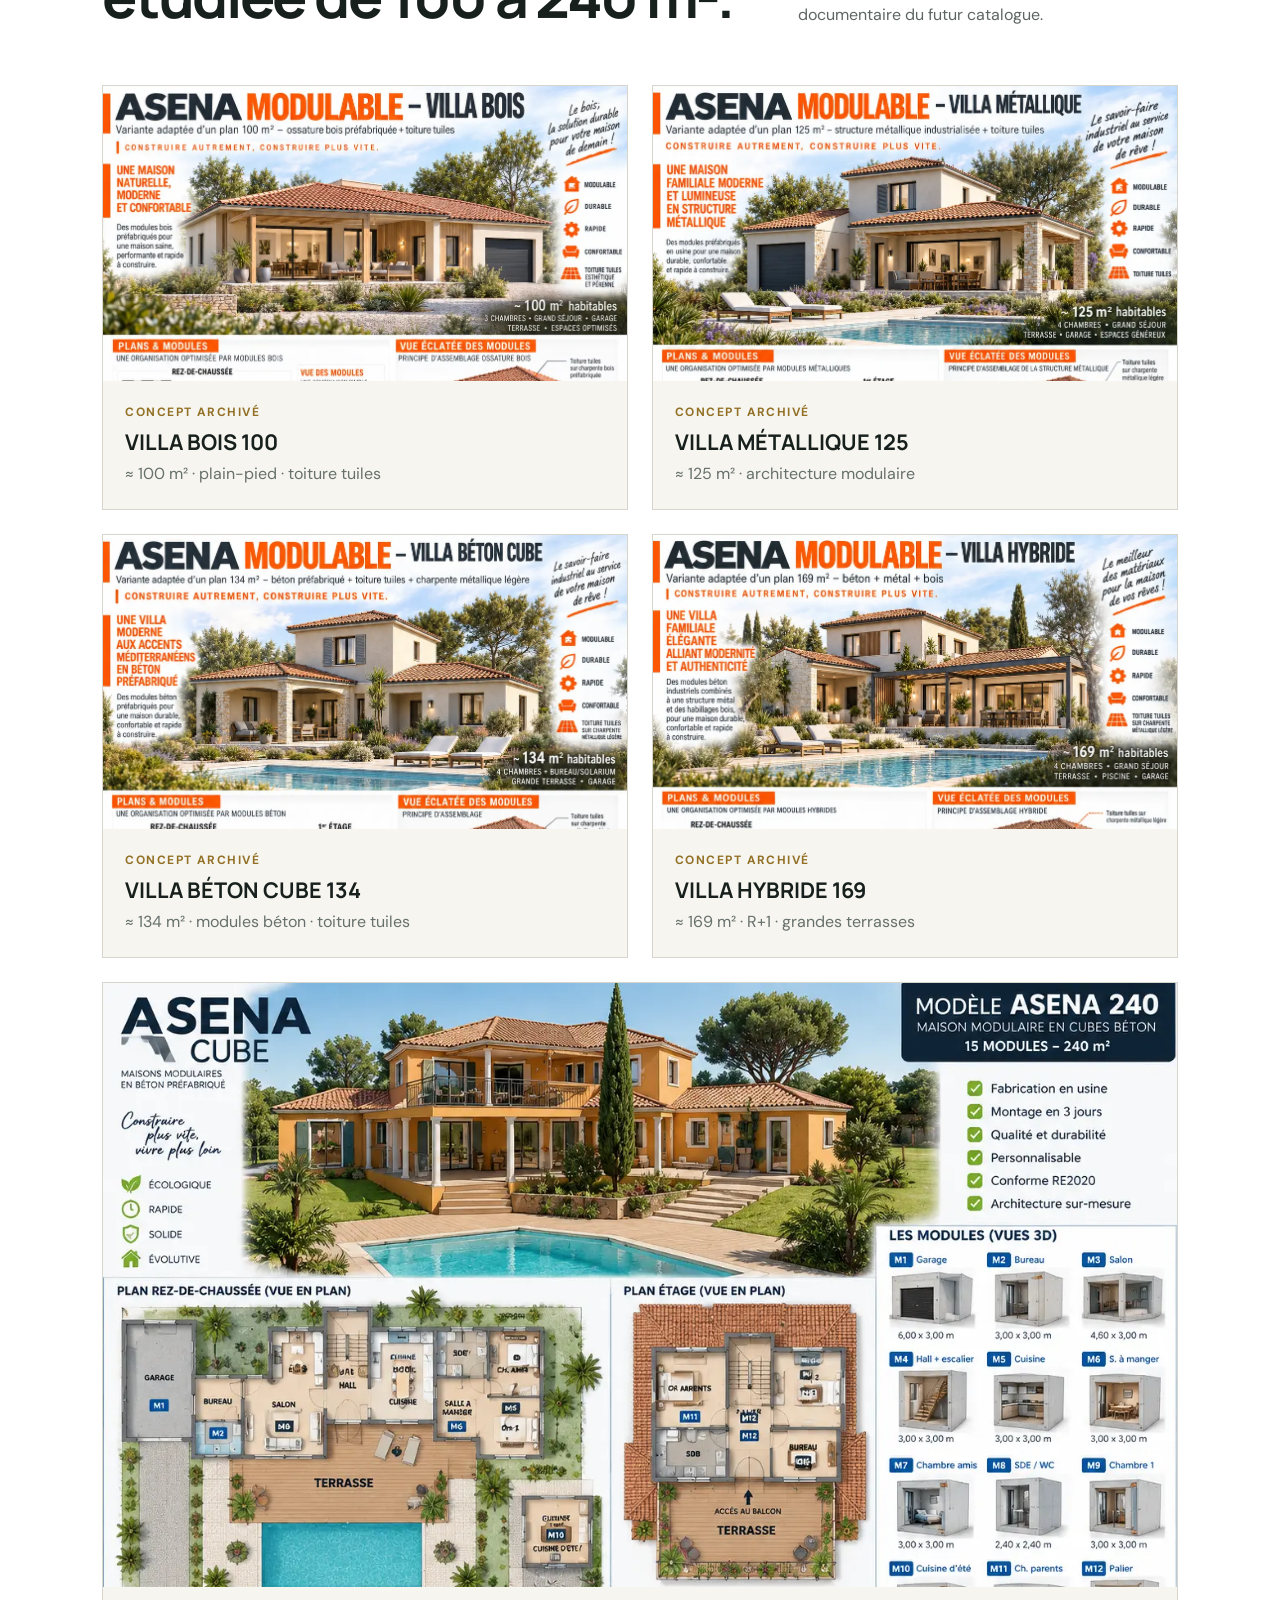
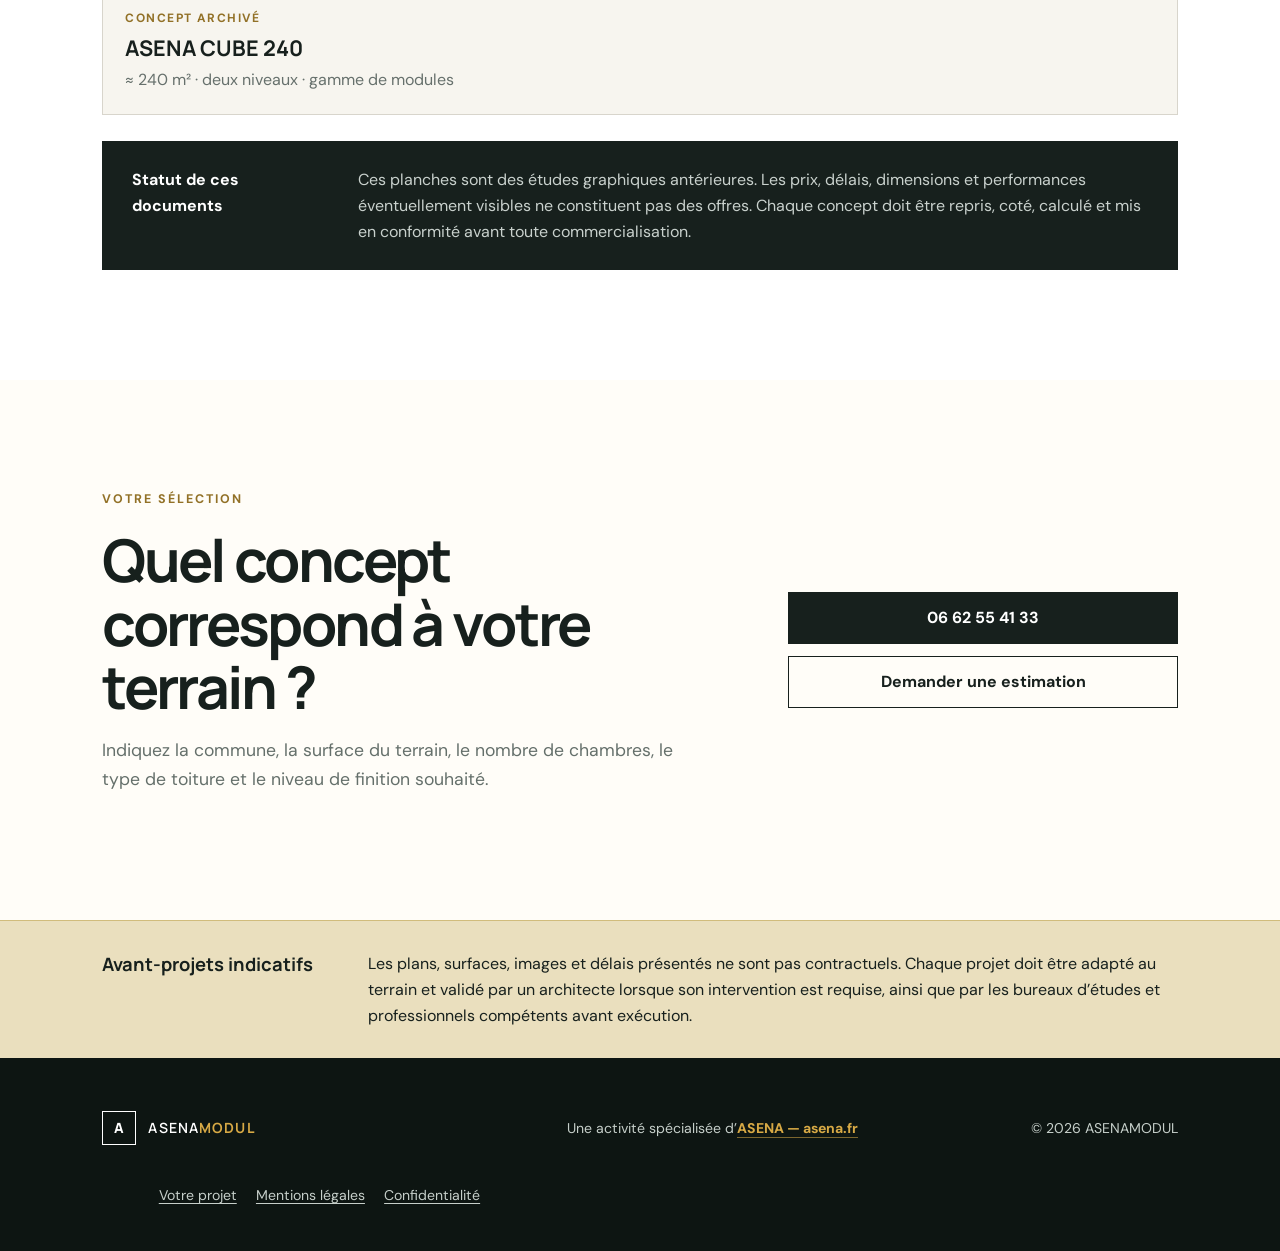
<file: maisons.html>
<!doctype html>
<html lang="fr"><head>
  <meta charset="utf-8"><meta name="viewport" content="width=device-width,initial-scale=1">
  <title>Nos maisons — Catalogue ASENAMODUL</title>
  <meta name="description" content="Découvrez les concepts de maisons modulaires en béton ASENAMODUL : façades, surfaces, pièces, toitures, plans et niveaux de finition.">
  <link rel="icon" type="image/svg+xml" href="data:image/svg+xml,%3Csvg xmlns='http://www.w3.org/2000/svg' viewBox='0 0 64 64'%3E%3Crect width='64' height='64' rx='14' fill='%23192420'/%3E%3Cpath d='M12 34 32 17l20 17v17H38V39H26v12H12Z' fill='%23d7a945'/%3E%3C/svg%3E">
  <link rel="preconnect" href="https://fonts.googleapis.com"><link rel="preconnect" href="https://fonts.gstatic.com" crossorigin>
  <link href="https://fonts.googleapis.com/css2?family=DM+Sans:wght@400;500;600;700&family=Manrope:wght@500;600;700;800&display=swap" rel="stylesheet">
  <link rel="stylesheet" href="styles.css?v=21"><link rel="stylesheet" href="site-pages.css?v=21"><link rel="stylesheet" href="comparatif.css?v=21">

<link rel="canonical" href="https://asenamodul.com/maisons.html">
<meta property="og:title" content="Nos maisons — Catalogue ASENAMODUL">
<meta property="og:description" content="Découvrez les concepts de maisons modulaires en béton ASENAMODUL : façades, surfaces, pièces, toitures, plans et niveaux de finition.">
<meta property="og:url" content="https://asenamodul.com/maisons.html">
<meta name="twitter:card" content="summary_large_image">
  <link rel="stylesheet" href="v22.css?v=22">
<style id="mobile-v22-fix">@media (max-width:900px){.hero-copy{width:100%!important;max-width:100%!important;padding-right:20px!important}.hero-copy>p:not(.eyebrow),.hero-copy .eyebrow{width:100%!important;max-width:100%!important;white-space:normal!important;overflow-wrap:anywhere!important}.hero-proof{display:grid!important;grid-template-columns:repeat(3,minmax(0,1fr))!important;gap:8px!important;left:0!important;right:0!important;max-width:100%!important}.hero-proof span{min-width:0!important;overflow-wrap:anywhere!important}}</style>
</head><body>
  <header class="site-header page-header"><a class="brand" href="index.html"><span class="brand-mark">A</span><span>ASENA<b>MODUL</b></span></a><button class="menu-toggle" aria-expanded="false" aria-controls="navigation">Menu</button><nav id="navigation"><a href="index.html">Accueil</a><a class="active" href="maisons.html">Nos maisons</a><a href="plans.html">Plans & délais</a><a href="systeme.html">Le système</a><a href="#contact">Contact</a></nav><a class="header-cta" href="#contact">Demander une estimation</a></header>
  <main>
    <section class="page-hero"><div><p class="eyebrow">Catalogue ASENAMODUL</p><h1>Des maisons à choisir, puis à faire évoluer.</h1><p>Six concepts pour commencer votre réflexion. Surface, distribution, toiture, façade et niveau de livraison sont adaptés après l’étude du terrain.</p></div></section>
    <section class="catalogue section">
      <div class="catalogue-featured">
        <img src="asena-azur-240-technique.webp" alt="ASENA AZUR 240, villa méditerranéenne modulaire avec façades, plans et descriptif technique">
        <div><p class="eyebrow dark">Nouveau modèle · Grande signature</p><h2>ASENA AZUR 240</h2><p>Une villa méditerranéenne d’environ 240 m² sur deux niveaux, présentée avec ses plans, ses façades et son descriptif technique.</p><div class="model-specs"><span>≈ 240 m²</span><span>RDC + étage</span><span>Toiture tuiles</span></div><a class="btn btn-dark" href="azur-240.html">Voir la fiche complète</a></div>
      </div>
      <p><a class="btn btn-dark" href="systeme-metallique.html">Découvrir la gamme métallique ASENAMODUL</a></p>
      <p><a class="btn btn-dark" href="collection-m130.html">Voir la collection M130 en 4 systèmes</a></p>
      <p><a class="btn btn-dark" href="comparatif.html">Comparer les trois systèmes</a></p>
      <div class="catalogue-intro"><p><strong>Fil conducteur :</strong> une structure industrialisée en béton, des plans lumineux et une architecture compatible avec les paysages français.</p><p class="concept-note">Concepts et images d’intention non contractuels. Les plans définitifs sont établis et validés par les professionnels compétents.</p></div>
      <div class="catalogue-filters" aria-label="Filtrer les maisons"><button class="filter-btn active" data-filter="all">Toute la gamme</button><button class="filter-btn" data-filter="plain-pied">Plain-pied</button><button class="filter-btn" data-filter="etage">À étage</button><button class="filter-btn" data-filter="compact">Moins de 110 m²</button><button class="filter-btn" data-filter="tuile">Toiture tuiles</button></div>
      <div class="catalogue-grid">
        <article class="model-card"><img src="asena-essentielle-62.webp" alt="Concept Aurore, maison compacte en béton avec toiture en tuiles"><div class="model-body"><p class="model-range">Essentielle · Plain-pied</p><h2>AURORE 62</h2><div class="model-specs"><span>≈ 62 m²</span><span>2 chambres</span><span>3 pièces</span></div><p>Une maison compacte organisée autour d’une pièce de vie traversante, avec cuisine ouverte, salle d’eau centrale et deux chambres séparées.</p><dl><div><dt>Plan intérieur</dt><dd>Séjour-cuisine, 2 chambres, salle d’eau, WC et rangement</dd></div><div><dt>Toiture</dt><dd>Tuiles deux pans ou toit plat selon urbanisme</dd></div><div><dt>Livraison</dt><dd>Structure, prêt à finir ou clé en main</dd></div></dl><a class="model-cta" href="modele.html?modele=aurore-62">Voir la fiche complète</a></div></article>
        <article class="model-card"><img src="asena-familiale-105.webp" alt="Concept Harmonie, maison familiale en L avec toiture en tuiles"><div class="model-body"><p class="model-range">Familiale · Plain-pied en L</p><h2>HARMONIE 105</h2><div class="model-specs"><span>≈ 105 m²</span><span>3 chambres</span><span>4 pièces</span></div><p>Deux ailes pour séparer naturellement la vie quotidienne et l’espace nuit, autour d’une terrasse protégée.</p><dl><div><dt>Plan intérieur</dt><dd>Grande pièce de vie, suite possible, 2 chambres, cellier et salle de bain</dd></div><div><dt>Toiture</dt><dd>Tuiles, toit plat ou combinaison des deux</dd></div><div><dt>Livraison</dt><dd>Structure, prêt à finir ou clé en main</dd></div></dl><a class="model-cta" href="modele.html?modele=harmonie-105">Voir la fiche complète</a></div></article>
        <article class="model-card"><img src="elea-112-toit-terrasse.webp" alt="Concept original ÉLÉA 112 avec toit plat et terrasse au premier étage"><div class="model-body"><p class="model-range">Familiale · R+1 · Toit plat</p><h2>ÉLÉA 112 TERRASSE</h2><div class="model-specs"><span>≈ 112 m²</span><span>3 chambres + bureau</span><span>R+1</span></div><p>Un concept ASENAMODUL original avec terrasse accessible au premier étage sur l’aile basse.</p><dl><div><dt>Plan intérieur</dt><dd>Programme indicatif à redessiner selon le terrain et les besoins</dd></div><div><dt>Toiture</dt><dd>Toit plat avec étanchéité et évacuations à étudier</dd></div><div><dt>Livraison</dt><dd>Structure, prêt à finir ou clé en main</dd></div></dl><a class="model-cta" href="modele.html?modele=elea-112-terrasse">Voir la fiche complète</a></div></article>
        <article class="model-card"><img src="elea-112-toiture-tuiles.webp" alt="Concept original ÉLÉA 112 avec charpente, tuiles et terrasse au premier étage"><div class="model-body"><p class="model-range">Familiale · R+1 · Tuiles</p><h2>ÉLÉA 112 TRADITION</h2><div class="model-specs"><span>≈ 112 m²</span><span>3 chambres + bureau</span><span>R+1</span></div><p>La variante avec charpente traditionnelle et couverture en tuiles sur le volume principal.</p><dl><div><dt>Plan intérieur</dt><dd>Programme indicatif à redessiner selon le terrain et les besoins</dd></div><div><dt>Toiture</dt><dd>Charpente et tuiles selon prescriptions locales</dd></div><div><dt>Livraison</dt><dd>Structure, prêt à finir ou clé en main</dd></div></dl><a class="model-cta" href="modele.html?modele=elea-112-tradition">Voir la fiche complète</a></div></article>
        <article class="model-card"><img src="asena-signature-165.webp" alt="Concept Atlas, villa modulaire en béton à étage"><div class="model-body"><p class="model-range">Grande Signature · R+1</p><h2>ATLAS 165</h2><div class="model-specs"><span>≈ 165 m²</span><span>4 chambres</span><span>5 pièces</span></div><p>Une villa à deux niveaux avec grand séjour vitré, suite au rez-de-chaussée et terrasse à l’étage.</p><dl><div><dt>Plan intérieur</dt><dd>Séjour-cuisine, suite, 3 chambres, 2 salles d’eau, cellier et terrasse</dd></div><div><dt>Toiture</dt><dd>Toit plat contemporain</dd></div><div><dt>Livraison</dt><dd>Prêt à finir ou clé en main</dd></div></dl><a class="model-cta" href="modele.html?modele=atlas-165">Voir la fiche complète</a></div></article>
      </div>
    </section>
    <section class="archive-range section">
      <div class="section-heading"><div><p class="eyebrow dark">Collection issue de vos archives</p><h2>Une gamme ASENA déjà étudiée de 100 à 240 m².</h2></div><p>Ces planches de conception rassemblent façades, distributions intérieures, vues éclatées et principes d’assemblage. Elles deviennent la base documentaire du futur catalogue.</p></div>
      <div class="archive-grid">
        <article><img src="archive-asena-bois-100.webp" alt="Planche d’archive ASENA villa bois de 100 mètres carrés"><div><p>Concept archivé</p><h3>VILLA BOIS 100</h3><span>≈ 100 m² · plain-pied · toiture tuiles</span></div></article>
        <article><img src="archive-asena-metal-125.webp" alt="Planche d’archive ASENA villa métallique de 125 mètres carrés"><div><p>Concept archivé</p><h3>VILLA MÉTALLIQUE 125</h3><span>≈ 125 m² · architecture modulaire</span></div></article>
        <article><img src="archive-asena-modulaire-134.webp" alt="Planche d’archive ASENA villa béton cube de 134 mètres carrés"><div><p>Concept archivé</p><h3>VILLA BÉTON CUBE 134</h3><span>≈ 134 m² · modules béton · toiture tuiles</span></div></article>
        <article><img src="archive-asena-hybride-169.webp" alt="Planche d’archive ASENA villa hybride de 169 mètres carrés"><div><p>Concept archivé</p><h3>VILLA HYBRIDE 169</h3><span>≈ 169 m² · R+1 · grandes terrasses</span></div></article>
        <article><img src="archive-asena-240.webp" alt="Planche d’archive ASENA Cube 240 avec plans et modules"><div><p>Concept archivé</p><h3>ASENA CUBE 240</h3><span>≈ 240 m² · deux niveaux · gamme de modules</span></div></article>
      </div>
      <aside class="archive-warning"><strong>Statut de ces documents</strong><p>Ces planches sont des études graphiques antérieures. Les prix, délais, dimensions et performances éventuellement visibles ne constituent pas des offres. Chaque concept doit être repris, coté, calculé et mis en conformité avant toute commercialisation.</p></aside>
    </section>
    <section class="contact section" id="contact"><div><p class="eyebrow dark">Votre sélection</p><h2>Quel concept correspond à votre terrain ?</h2><p>Indiquez la commune, la surface du terrain, le nombre de chambres, le type de toiture et le niveau de finition souhaité.</p></div><div class="contact-actions"><a class="btn btn-dark" href="tel:+33662554133">06 62 55 41 33</a><a class="btn btn-outline" href="mailto:contact.france.asena@gmail.com?subject=Demande%20d'estimation%20ASENAMODUL">Demander une estimation</a></div></section>
  </main><footer><div class="brand footer-brand"><span class="brand-mark">A</span><span>ASENA<b>MODUL</b></span></div><p>Une activité spécialisée d’<a class="asena-parent" href="https://asena.fr" target="_blank" rel="noopener">ASENA — asena.fr</a></p><p>© 2026 ASENAMODUL</p></footer><script src="script.js?v=21"></script>
</body></html>
</file>
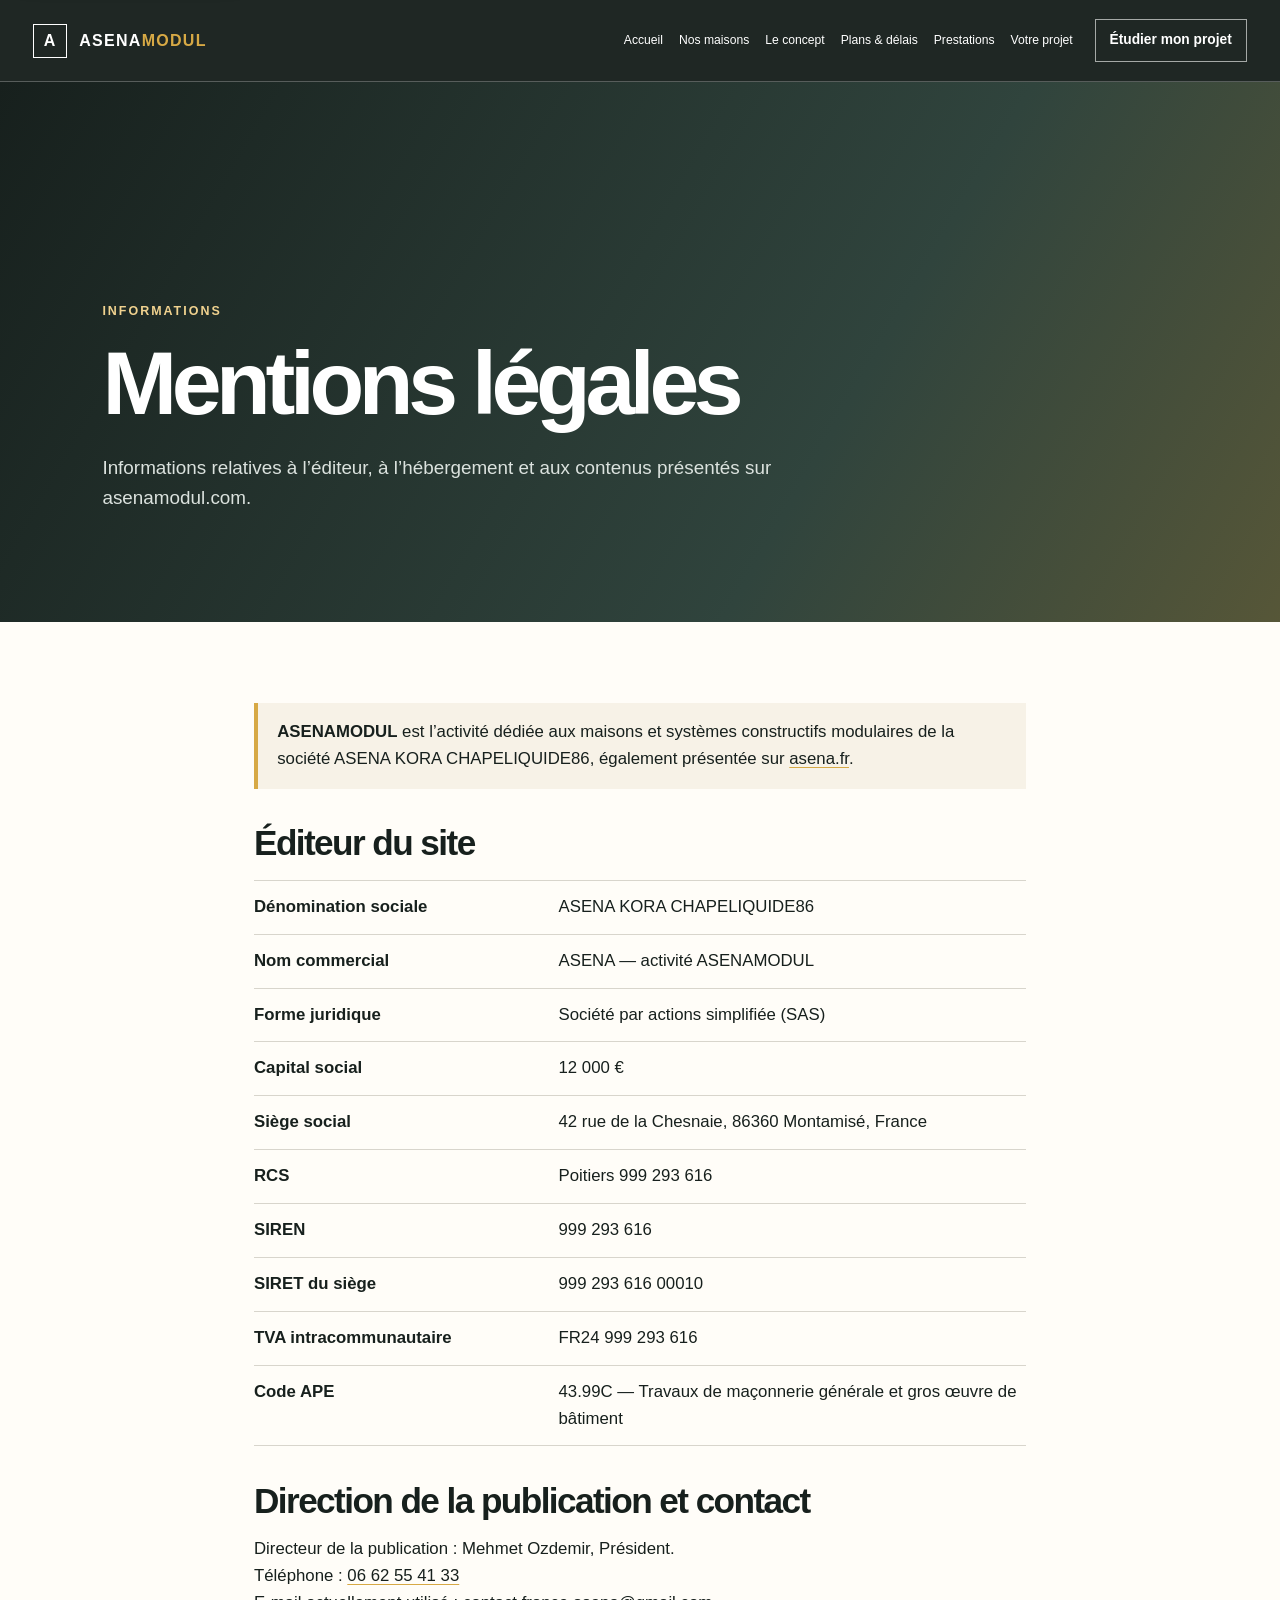
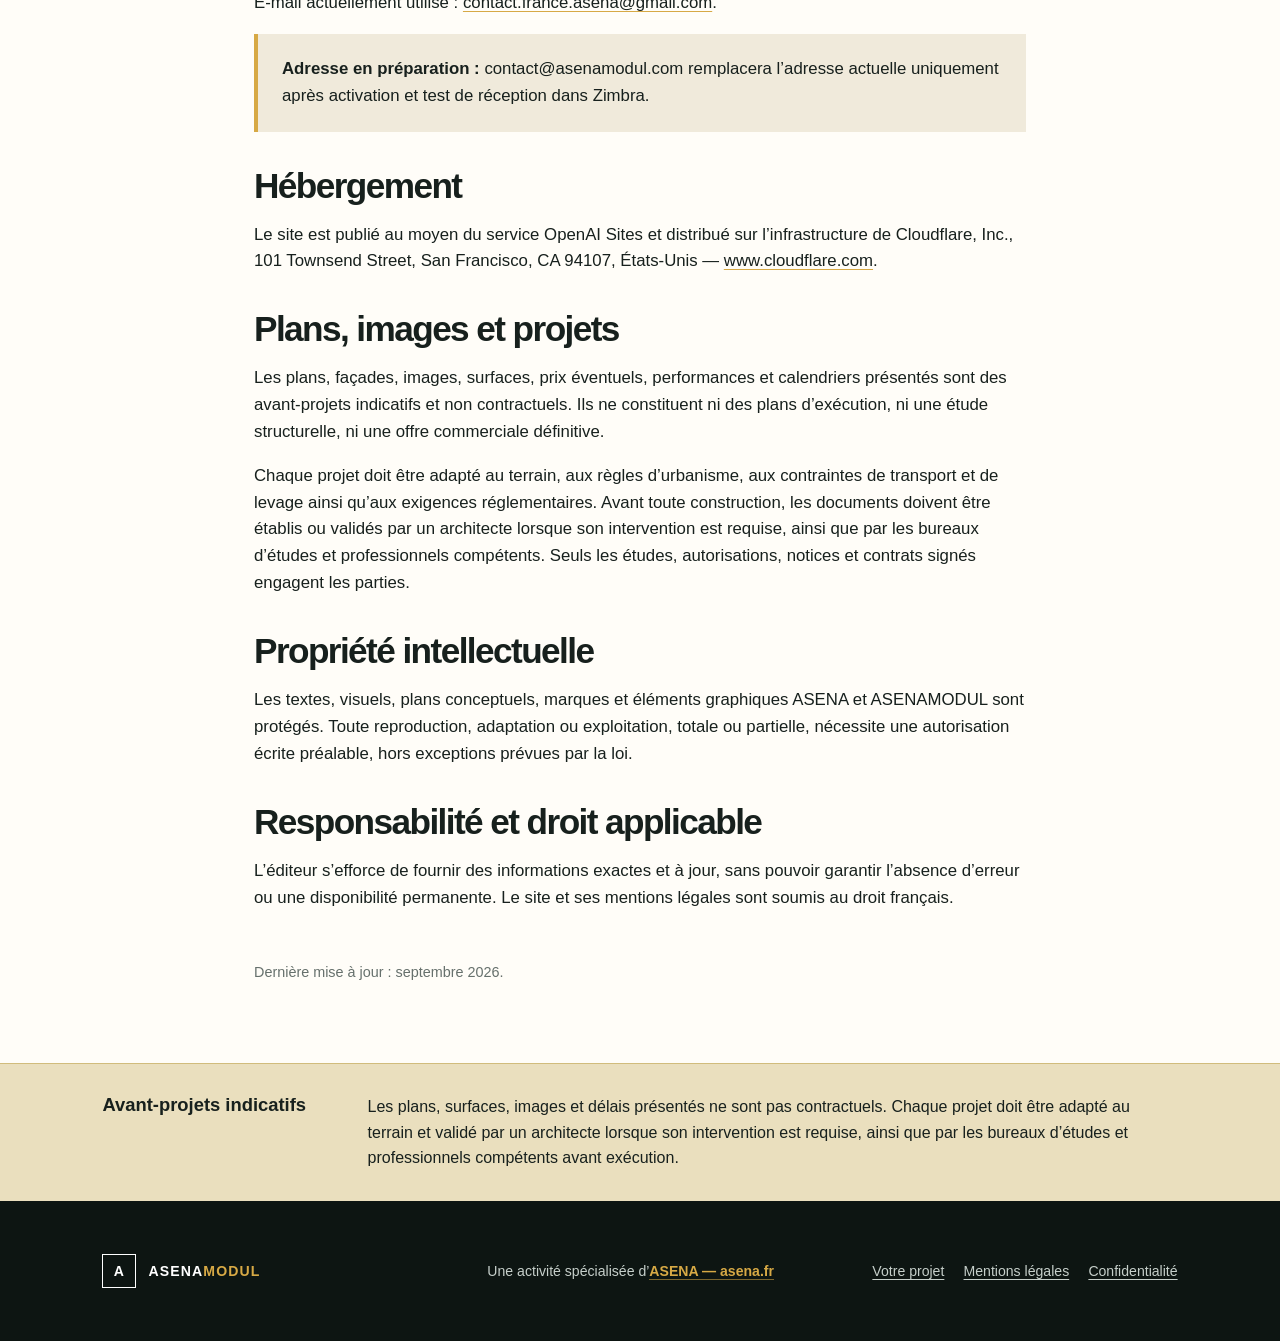
<file: mentions-legales.html>
<!doctype html>
<html lang="fr">
<head>
  <meta charset="utf-8">
  <meta name="viewport" content="width=device-width,initial-scale=1">
  <title>Mentions légales — ASENAMODUL</title>
  <meta name="description" content="Informations légales relatives au site ASENAMODUL, activité de la société ASENA KORA CHAPELIQUIDE86.">
  <meta name="robots" content="noindex">
  <link rel="stylesheet" href="styles.css?v=21">
  <link rel="stylesheet" href="site-pages.css?v=21">

<link rel="canonical" href="https://asenamodul.com/mentions-legales.html">
<meta property="og:title" content="Mentions légales — ASENAMODUL">
<meta property="og:description" content="Informations légales relatives au site ASENAMODUL, activité de la société ASENA KORA CHAPELIQUIDE86.">
<meta property="og:url" content="https://asenamodul.com/mentions-legales.html">
<meta name="twitter:card" content="summary_large_image">
  <link rel="stylesheet" href="v22.css?v=22">
<style id="mobile-v22-fix">@media (max-width:900px){.hero-copy{width:100%!important;max-width:100%!important;padding-right:20px!important}.hero-copy>p:not(.eyebrow),.hero-copy .eyebrow{width:100%!important;max-width:100%!important;white-space:normal!important;overflow-wrap:anywhere!important}.hero-proof{display:grid!important;grid-template-columns:repeat(3,minmax(0,1fr))!important;gap:8px!important;left:0!important;right:0!important;max-width:100%!important}.hero-proof span{min-width:0!important;overflow-wrap:anywhere!important}}</style>
</head>
<body>
  <header class="site-header page-header">
    <a class="brand" href="index.html" aria-label="ASENAMODUL, accueil"><span class="brand-mark">A</span><span>ASENA<b>MODUL</b></span></a>
    <button class="menu-toggle" aria-expanded="false" aria-controls="navigation">Menu</button>
    <nav id="navigation" aria-label="Navigation principale"><a href="index.html">Accueil</a><a href="maisons.html">Nos maisons</a><a href="systeme.html">Le concept</a><a href="plans.html">Plans &amp; délais</a><a href="prestations.html">Prestations</a><a href="projet.html">Votre projet</a></nav>
    <a class="header-cta" href="projet.html">Étudier mon projet</a>
  </header>
  <main>
    <section class="page-hero"><div><p class="eyebrow">Informations</p><h1>Mentions légales</h1><p>Informations relatives à l’éditeur, à l’hébergement et aux contenus présentés sur asenamodul.com.</p></div></section>
    <article class="legal-content">
      <p class="legal-alert"><strong>ASENAMODUL</strong> est l’activité dédiée aux maisons et systèmes constructifs modulaires de la société ASENA KORA CHAPELIQUIDE86, également présentée sur <a href="https://asena.fr" target="_blank" rel="noopener">asena.fr</a>.</p>
      <h2>Éditeur du site</h2>
      <dl class="legal-details">
        <div><dt>Dénomination sociale</dt><dd>ASENA KORA CHAPELIQUIDE86</dd></div>
        <div><dt>Nom commercial</dt><dd>ASENA — activité ASENAMODUL</dd></div>
        <div><dt>Forme juridique</dt><dd>Société par actions simplifiée (SAS)</dd></div>
        <div><dt>Capital social</dt><dd>12 000 €</dd></div>
        <div><dt>Siège social</dt><dd>42 rue de la Chesnaie, 86360 Montamisé, France</dd></div>
        <div><dt>RCS</dt><dd>Poitiers 999 293 616</dd></div>
        <div><dt>SIREN</dt><dd>999 293 616</dd></div>
        <div><dt>SIRET du siège</dt><dd>999 293 616 00010</dd></div>
        <div><dt>TVA intracommunautaire</dt><dd>FR24 999 293 616</dd></div>
        <div><dt>Code APE</dt><dd>43.99C — Travaux de maçonnerie générale et gros œuvre de bâtiment</dd></div>
      </dl>
      <h2>Direction de la publication et contact</h2>
      <p>Directeur de la publication : Mehmet Ozdemir, Président.<br>Téléphone : <a href="tel:+33662554133">06 62 55 41 33</a><br>E-mail actuellement utilisé : <a href="mailto:contact.france.asena@gmail.com">contact.france.asena@gmail.com</a>.</p>
      <p class="legal-note"><strong>Adresse en préparation :</strong> <span>contact@asenamodul.com</span> remplacera l’adresse actuelle uniquement après activation et test de réception dans Zimbra.</p>
      <h2>Hébergement</h2>
      <p>Le site est publié au moyen du service OpenAI Sites et distribué sur l’infrastructure de Cloudflare, Inc., 101 Townsend Street, San Francisco, CA 94107, États-Unis — <a href="https://www.cloudflare.com" target="_blank" rel="noopener">www.cloudflare.com</a>.</p>
      <h2>Plans, images et projets</h2>
      <p>Les plans, façades, images, surfaces, prix éventuels, performances et calendriers présentés sont des avant-projets indicatifs et non contractuels. Ils ne constituent ni des plans d’exécution, ni une étude structurelle, ni une offre commerciale définitive.</p>
      <p>Chaque projet doit être adapté au terrain, aux règles d’urbanisme, aux contraintes de transport et de levage ainsi qu’aux exigences réglementaires. Avant toute construction, les documents doivent être établis ou validés par un architecte lorsque son intervention est requise, ainsi que par les bureaux d’études et professionnels compétents. Seuls les études, autorisations, notices et contrats signés engagent les parties.</p>
      <h2>Propriété intellectuelle</h2>
      <p>Les textes, visuels, plans conceptuels, marques et éléments graphiques ASENA et ASENAMODUL sont protégés. Toute reproduction, adaptation ou exploitation, totale ou partielle, nécessite une autorisation écrite préalable, hors exceptions prévues par la loi.</p>
      <h2>Responsabilité et droit applicable</h2>
      <p>L’éditeur s’efforce de fournir des informations exactes et à jour, sans pouvoir garantir l’absence d’erreur ou une disponibilité permanente. Le site et ses mentions légales sont soumis au droit français.</p>
      <p class="legal-updated">Dernière mise à jour : septembre 2026.</p>
    </article>
  </main>
  <footer><div class="brand footer-brand"><span class="brand-mark">A</span><span>ASENA<b>MODUL</b></span></div><p>© 2026 ASENAMODUL</p></footer>
  <script src="script.js?v=21"></script>
</body>
</html>
</file>
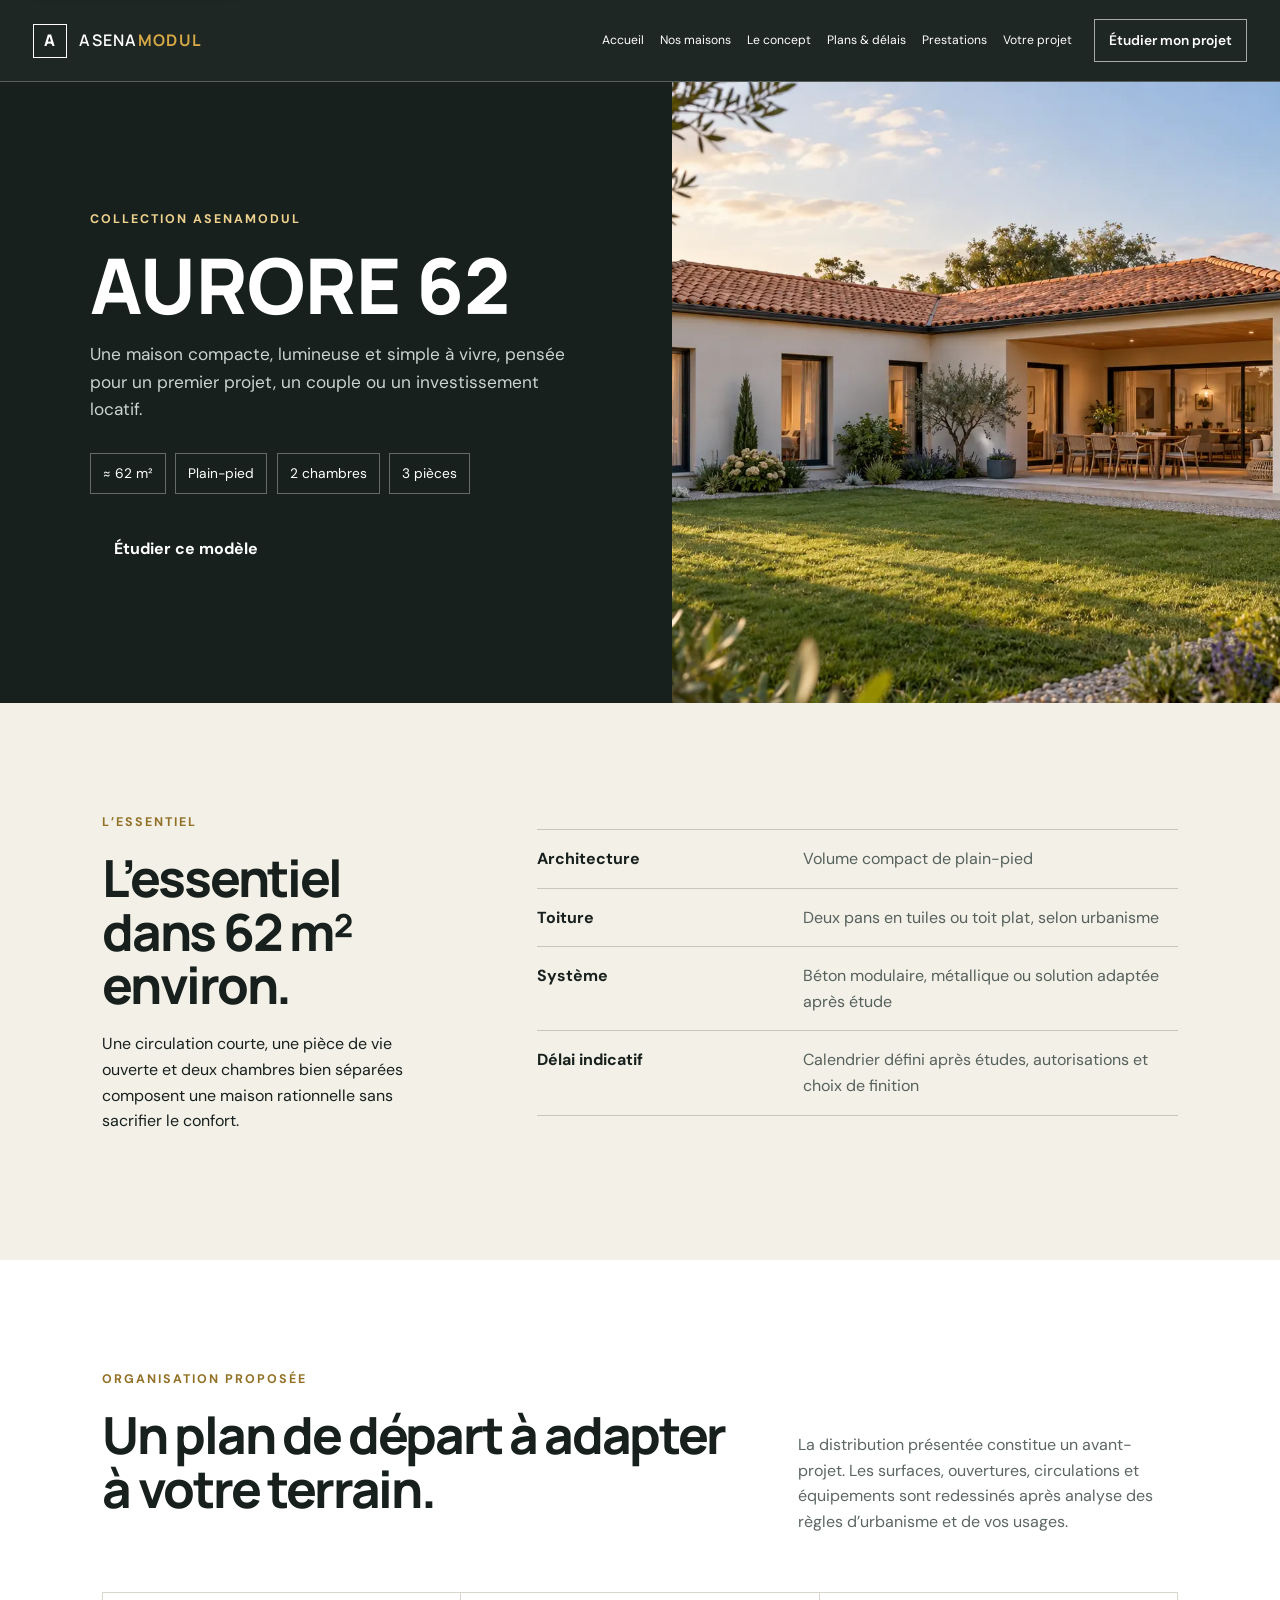
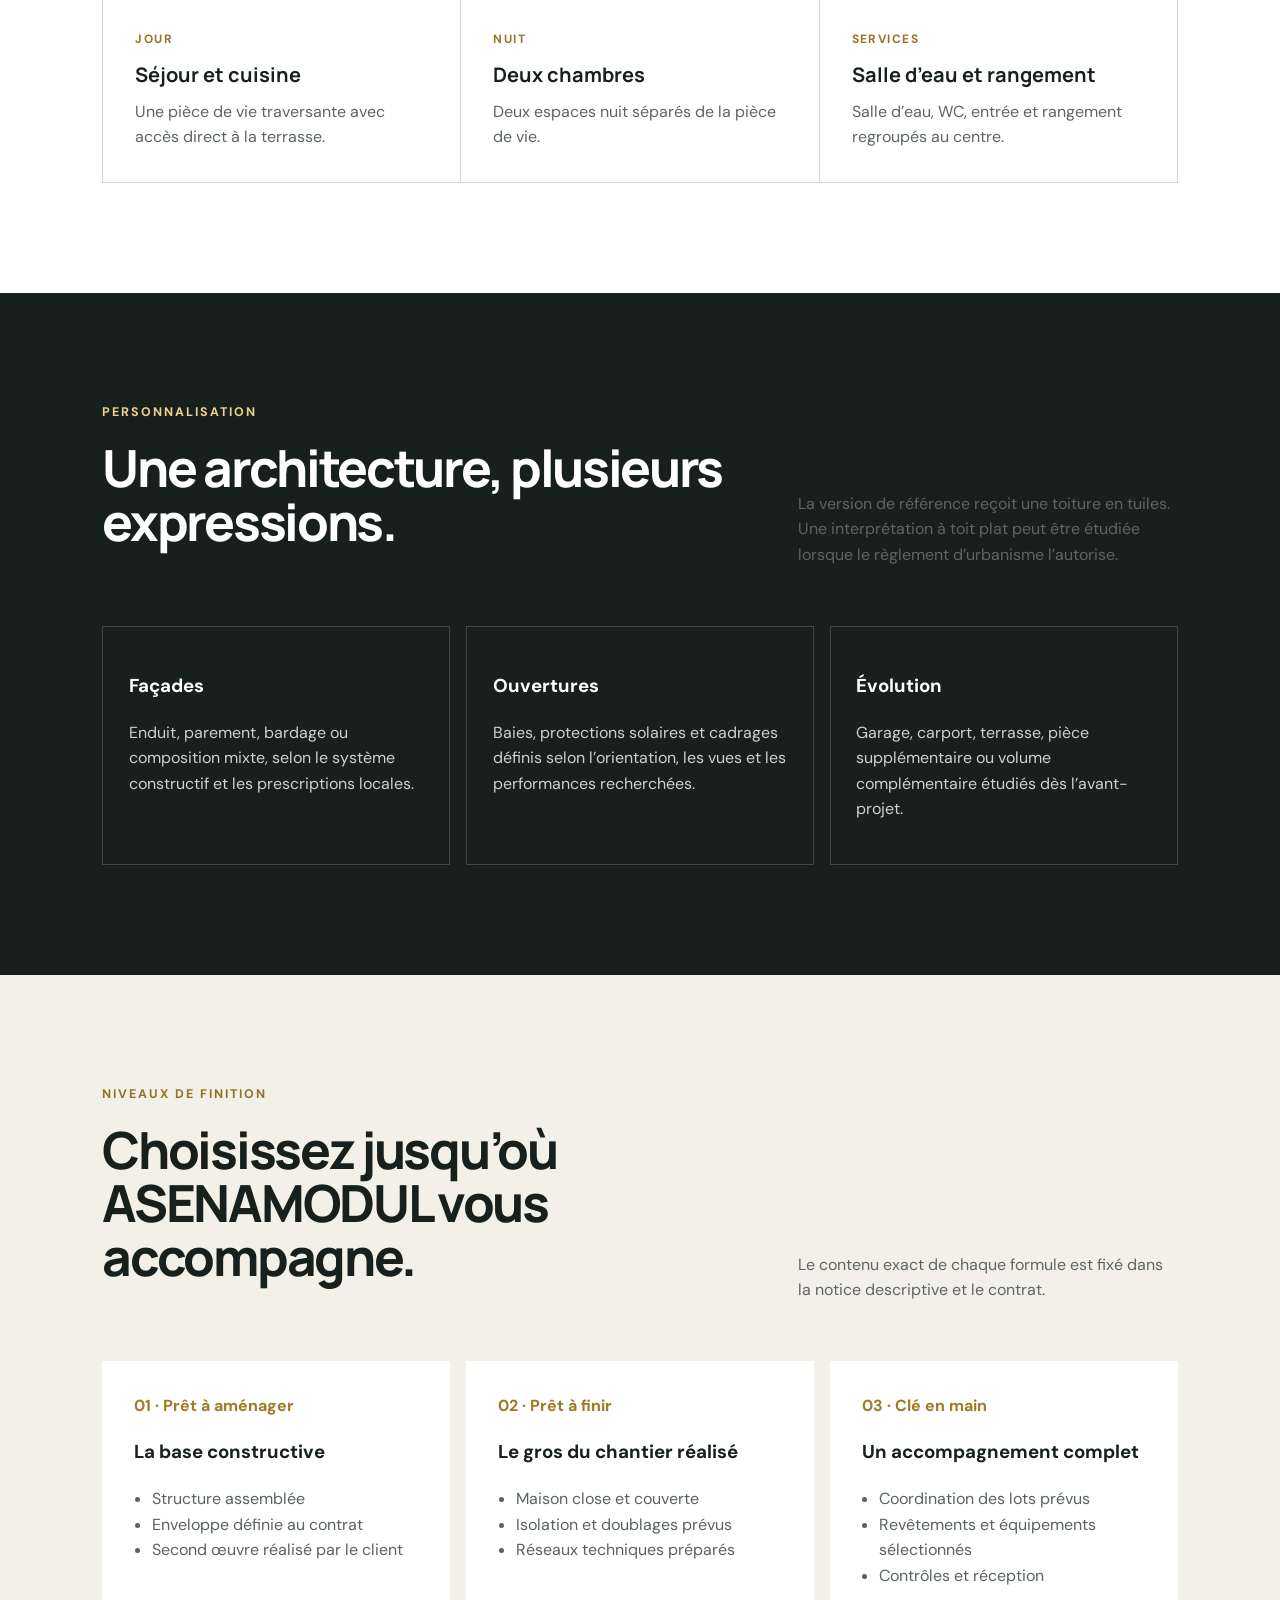
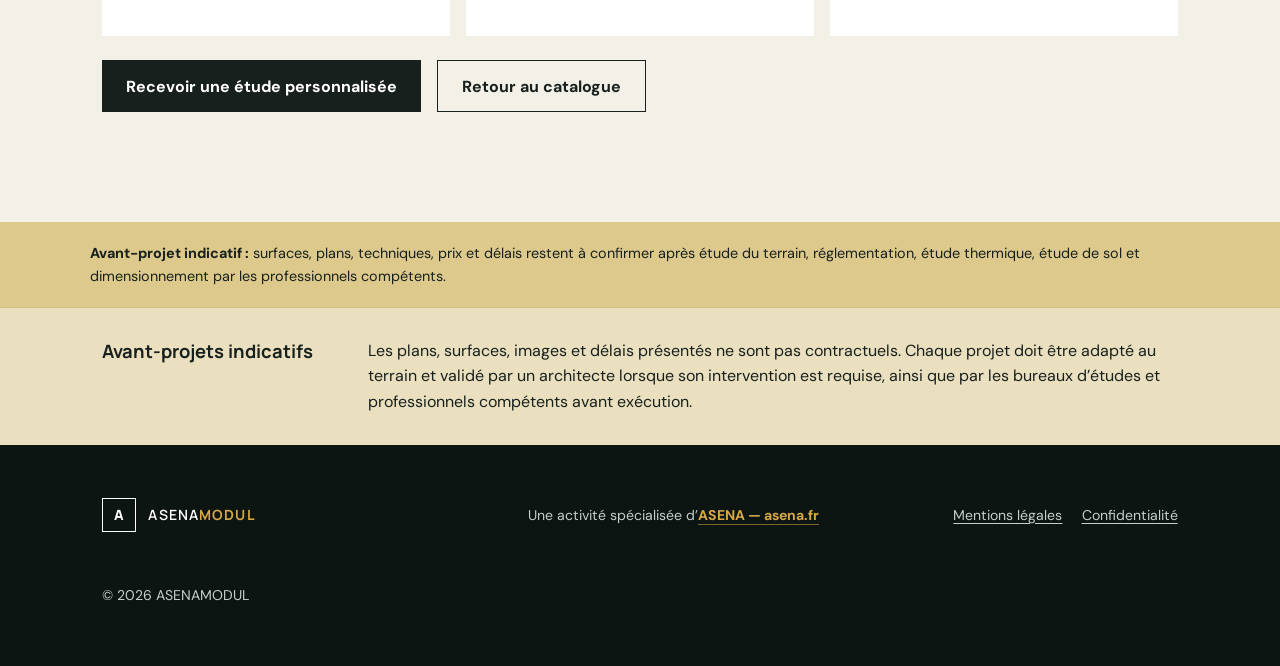
<file: modele.html>
<!doctype html><html lang="fr"><head><meta charset="utf-8"><meta name="viewport" content="width=device-width,initial-scale=1"><title>Maison ASENAMODUL</title><meta name="description" content="Fiche détaillée d’un modèle de maison ASENAMODUL."><link rel="icon" type="image/svg+xml" href="data:image/svg+xml,%3Csvg xmlns='http://www.w3.org/2000/svg' viewBox='0 0 64 64'%3E%3Crect width='64' height='64' rx='14' fill='%23192420'/%3E%3Cpath d='M12 34 32 17l20 17v17H38V39H26v12H12Z' fill='%23d7a945'/%3E%3C/svg%3E"><link rel="preconnect" href="https://fonts.googleapis.com"><link rel="preconnect" href="https://fonts.gstatic.com" crossorigin><link href="https://fonts.googleapis.com/css2?family=DM+Sans:wght@400;500;600;700&family=Manrope:wght@500;600;700;800&display=swap" rel="stylesheet"><link rel="stylesheet" href="styles.css?v=21"><link rel="stylesheet" href="site-pages.css?v=21"><link rel="stylesheet" href="enhancements.css?v=21"><link rel="stylesheet" href="modele.css?v=21">
<link rel="canonical" href="https://asenamodul.com/modele.html">
<meta property="og:title" content="Maison ASENAMODUL">
<meta property="og:description" content="Fiche détaillée d’un modèle de maison ASENAMODUL.">
<meta property="og:url" content="https://asenamodul.com/modele.html">
<meta name="twitter:card" content="summary_large_image">
  <link rel="stylesheet" href="v22.css?v=22">
<style id="mobile-v22-fix">@media (max-width:900px){.hero-copy{width:100%!important;max-width:100%!important;padding-right:20px!important}.hero-copy>p:not(.eyebrow),.hero-copy .eyebrow{width:100%!important;max-width:100%!important;white-space:normal!important;overflow-wrap:anywhere!important}.hero-proof{display:grid!important;grid-template-columns:repeat(3,minmax(0,1fr))!important;gap:8px!important;left:0!important;right:0!important;max-width:100%!important}.hero-proof span{min-width:0!important;overflow-wrap:anywhere!important}}</style>
</head><body>
<header class="site-header page-header"><a class="brand" href="index.html"><span class="brand-mark">A</span><span>ASENA<b>MODUL</b></span></a><button class="menu-toggle" aria-expanded="false" aria-controls="navigation">Menu</button><nav id="navigation"><a href="index.html">Accueil</a><a class="active" href="maisons.html">Nos maisons</a><a href="plans.html">Plans & délais</a><a href="systeme.html">Le système</a><a href="prestations.html">Prestations</a></nav><a class="header-cta" id="headerRequest" href="projet.html">Demander une estimation</a></header>
<main id="modelPage"><section class="model-hero"><div class="model-hero-copy"><p class="eyebrow">Collection ASENAMODUL</p><h1 id="modelName">Maison ASENAMODUL</h1><p id="modelIntro"></p><div class="model-tags" id="modelTags"></div><a class="btn btn-gold" id="heroRequest" href="projet.html">Étudier ce modèle</a></div><img id="modelImage" src="asena-essentielle-62.webp" alt="Maison ASENAMODUL"></section>
<section class="model-summary section"><div><p class="eyebrow dark">L’essentiel</p><h2 id="modelPromise"></h2><p id="modelDescription"></p></div><dl class="key-list" id="modelFacts"></dl></section>
<section class="model-program section"><div class="section-heading"><div><p class="eyebrow dark">Organisation proposée</p><h2>Un plan de départ à adapter à votre terrain.</h2></div><p>La distribution présentée constitue un avant-projet. Les surfaces, ouvertures, circulations et équipements sont redessinés après analyse des règles d’urbanisme et de vos usages.</p></div><div class="program-grid" id="modelProgram"></div></section>
<section class="model-options section"><div class="section-heading"><div><p class="eyebrow">Personnalisation</p><h2>Une architecture, plusieurs expressions.</h2></div><p id="roofText"></p></div><div class="option-grid"><article><h3>Façades</h3><p>Enduit, parement, bardage ou composition mixte, selon le système constructif et les prescriptions locales.</p></article><article><h3>Ouvertures</h3><p>Baies, protections solaires et cadrages définis selon l’orientation, les vues et les performances recherchées.</p></article><article><h3>Évolution</h3><p>Garage, carport, terrasse, pièce supplémentaire ou volume complémentaire étudiés dès l’avant-projet.</p></article></div></section>
<section class="model-delivery section"><div class="section-heading"><div><p class="eyebrow dark">Niveaux de finition</p><h2>Choisissez jusqu’où ASENAMODUL vous accompagne.</h2></div><p>Le contenu exact de chaque formule est fixé dans la notice descriptive et le contrat.</p></div><div class="delivery-grid"><article><b>01 · Prêt à aménager</b><h3>La base constructive</h3><ul><li>Structure assemblée</li><li>Enveloppe définie au contrat</li><li>Second œuvre réalisé par le client</li></ul></article><article><b>02 · Prêt à finir</b><h3>Le gros du chantier réalisé</h3><ul><li>Maison close et couverte</li><li>Isolation et doublages prévus</li><li>Réseaux techniques préparés</li></ul></article><article><b>03 · Clé en main</b><h3>Un accompagnement complet</h3><ul><li>Coordination des lots prévus</li><li>Revêtements et équipements sélectionnés</li><li>Contrôles et réception</li></ul></article></div><div class="model-next"><a class="btn btn-dark" id="bottomRequest" href="projet.html">Recevoir une étude personnalisée</a><a class="btn btn-outline" href="maisons.html">Retour au catalogue</a></div></section>
<aside class="model-disclaimer"><strong>Avant-projet indicatif :</strong> surfaces, plans, techniques, prix et délais restent à confirmer après étude du terrain, réglementation, étude thermique, étude de sol et dimensionnement par les professionnels compétents.</aside></main>
<footer><div class="brand footer-brand"><span class="brand-mark">A</span><span>ASENA<b>MODUL</b></span></div><p>Une activité spécialisée d’<a class="asena-parent" href="https://asena.fr" target="_blank" rel="noopener">ASENA — asena.fr</a></p><div class="footer-links"><a href="mentions-legales.html">Mentions légales</a><a href="confidentialite.html">Confidentialité</a></div><p>© 2026 ASENAMODUL</p></footer><script src="script.js?v=21"></script><script src="modeles.js?v=21"></script></body></html>
</file>
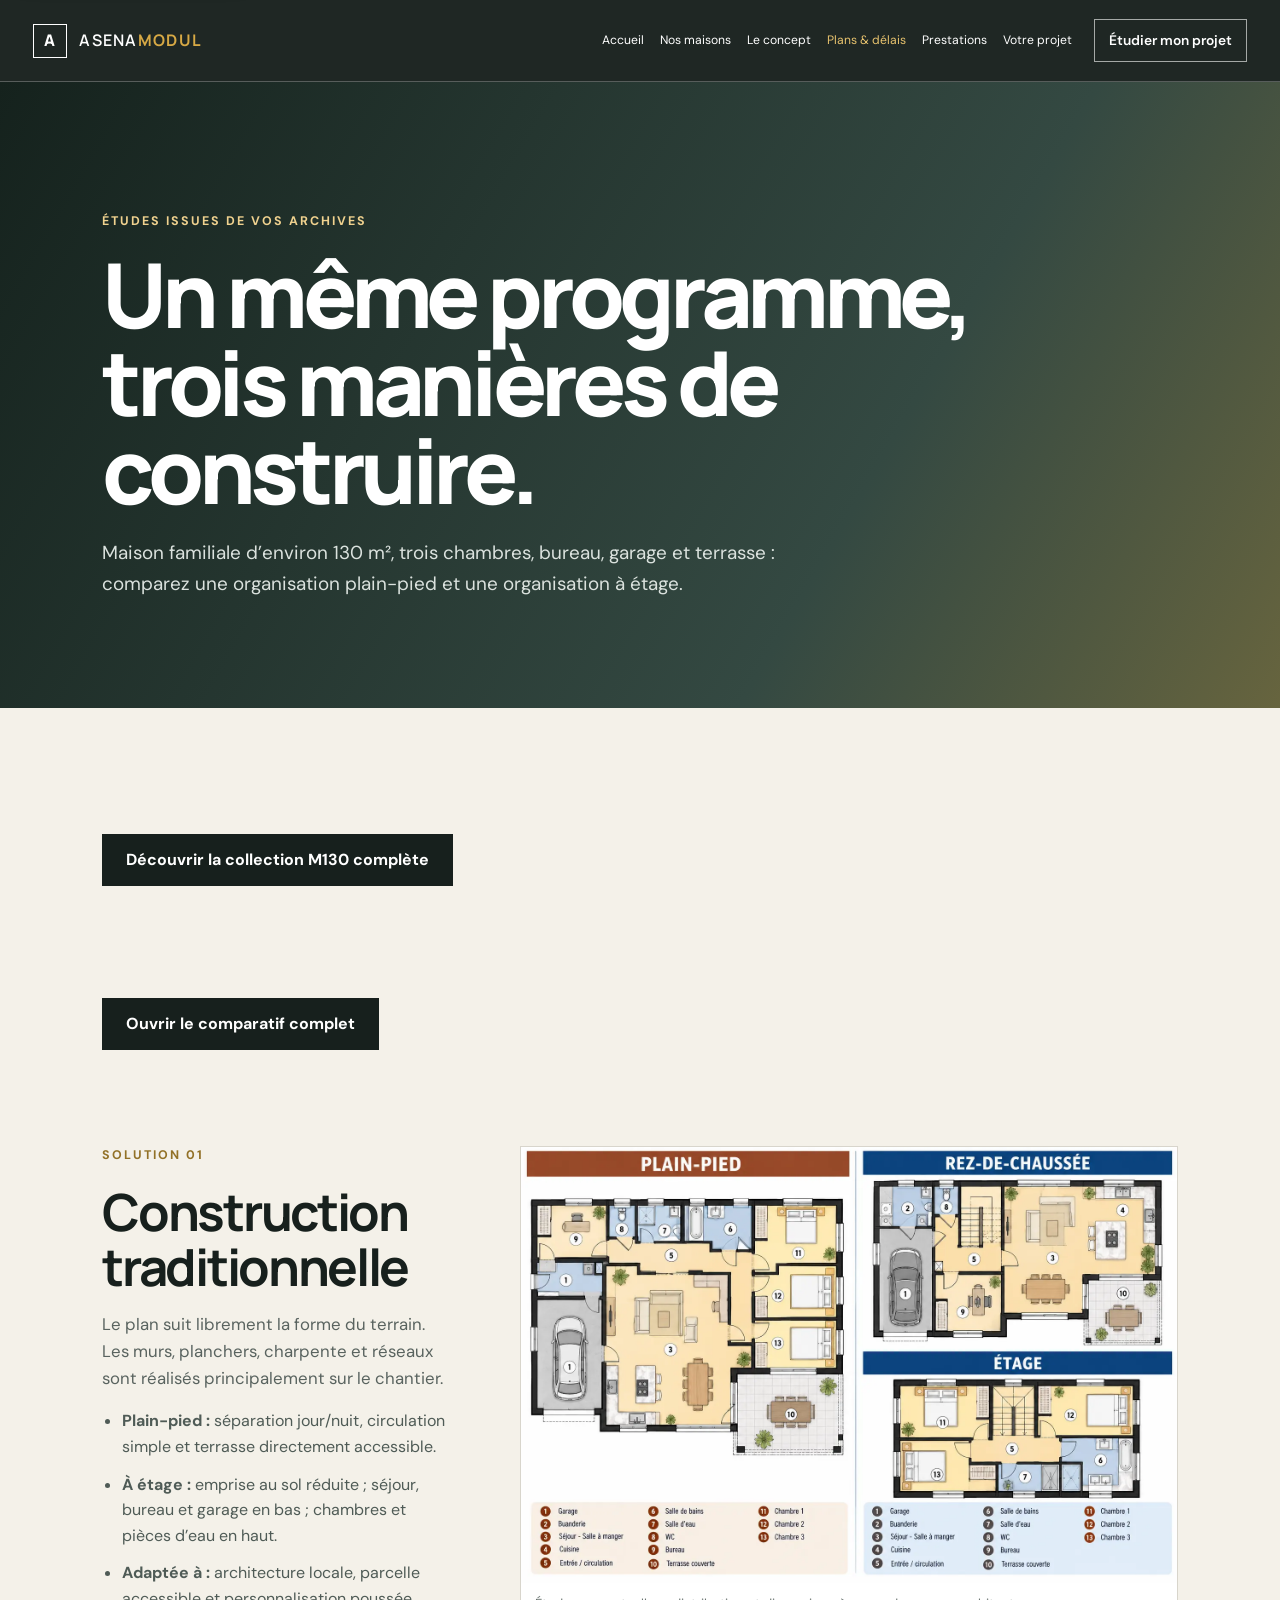
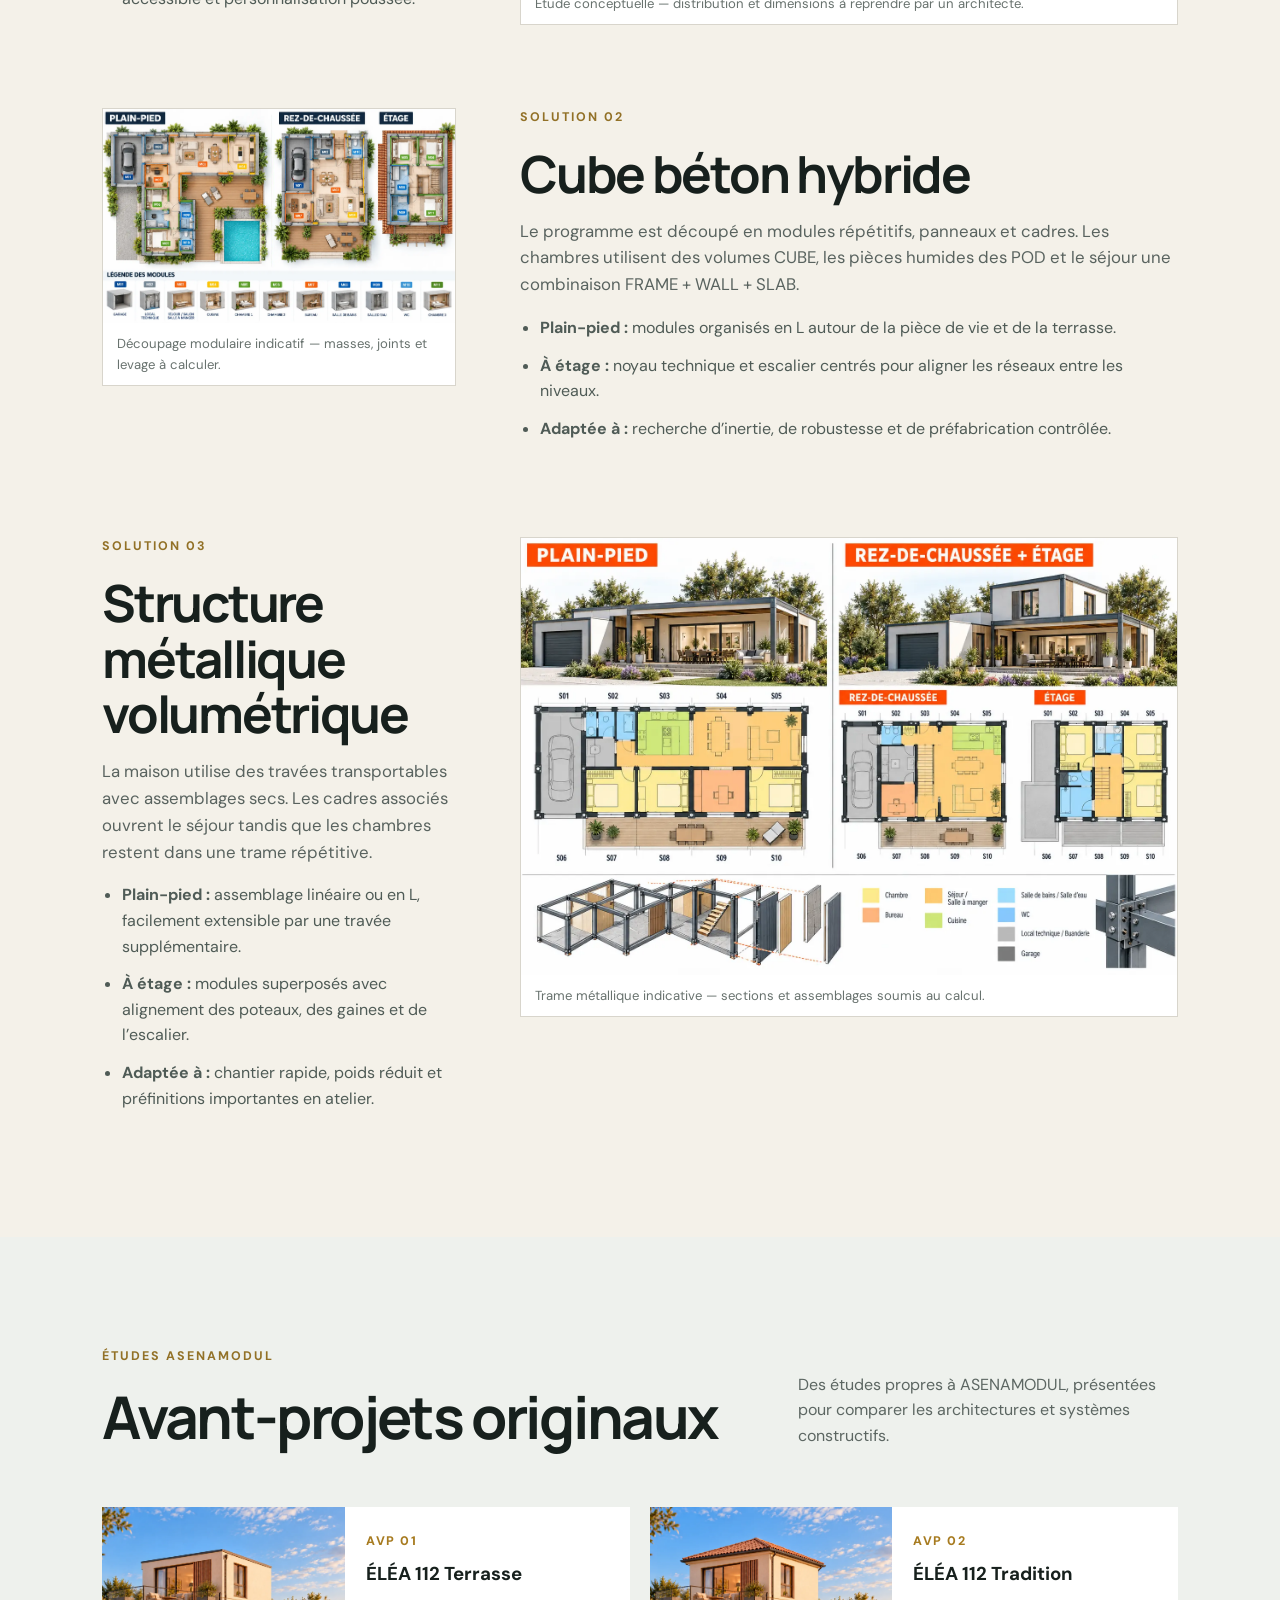
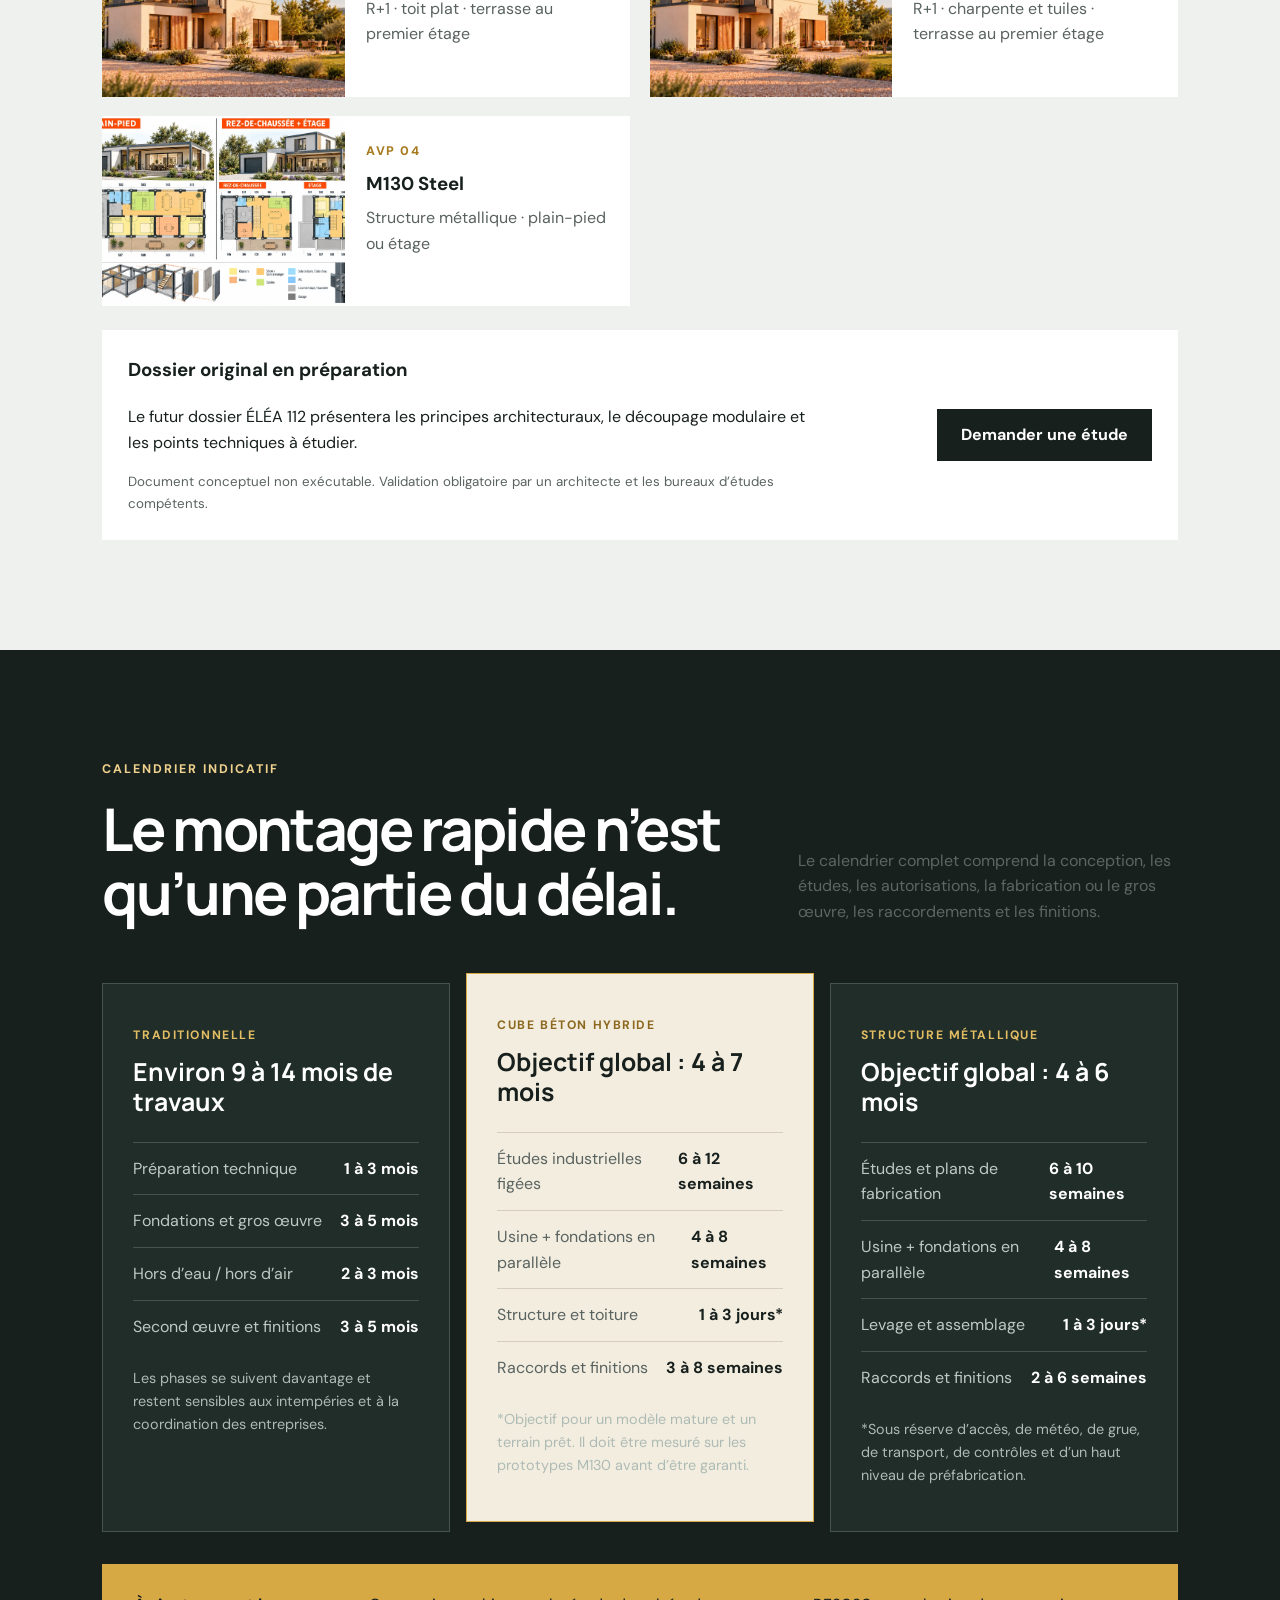
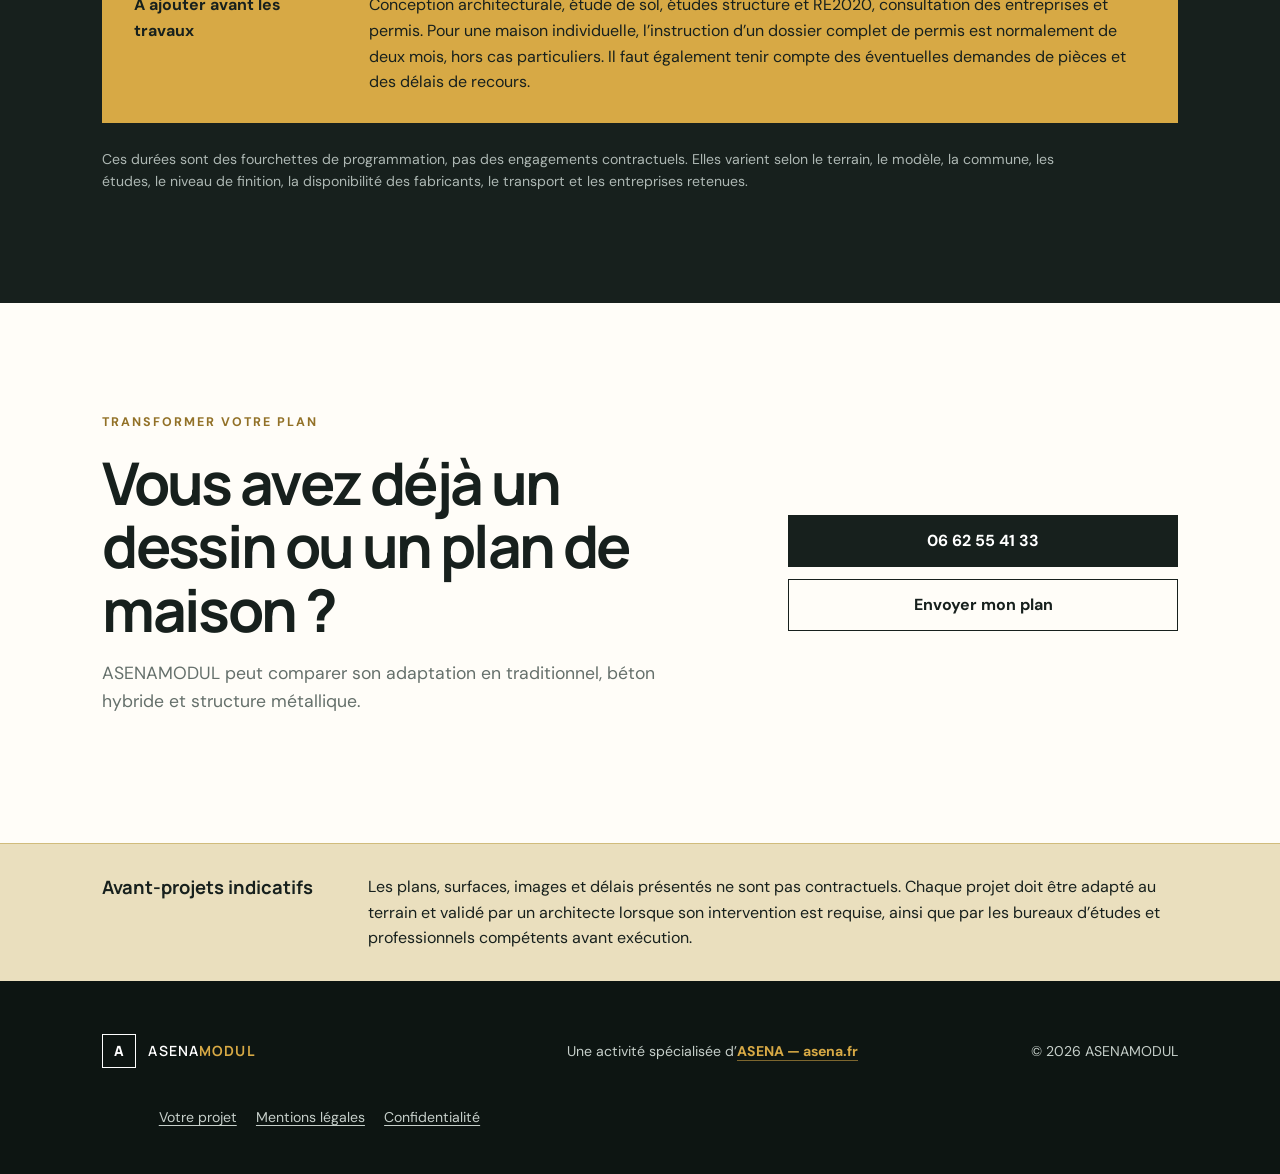
<file: plans.html>
<!doctype html>
<html lang="fr"><head>
  <meta charset="utf-8"><meta name="viewport" content="width=device-width,initial-scale=1">
  <title>Plans et délais — ASENAMODUL</title>
  <meta name="description" content="Comparez les plans conceptuels ASENAMODUL en construction traditionnelle, cube béton et structure métallique, en plain-pied et à étage.">
  <link rel="icon" type="image/svg+xml" href="data:image/svg+xml,%3Csvg xmlns='http://www.w3.org/2000/svg' viewBox='0 0 64 64'%3E%3Crect width='64' height='64' rx='14' fill='%23192420'/%3E%3Cpath d='M12 34 32 17l20 17v17H38V39H26v12H12Z' fill='%23d7a945'/%3E%3C/svg%3E">
  <link rel="preconnect" href="https://fonts.googleapis.com"><link rel="preconnect" href="https://fonts.gstatic.com" crossorigin><link href="https://fonts.googleapis.com/css2?family=DM+Sans:wght@400;500;600;700&family=Manrope:wght@500;600;700;800&display=swap" rel="stylesheet">
  <link rel="stylesheet" href="styles.css?v=21"><link rel="stylesheet" href="site-pages.css?v=21"><link rel="stylesheet" href="plans.css?v=21">

<link rel="canonical" href="https://asenamodul.com/plans.html">
<meta property="og:title" content="Plans et délais — ASENAMODUL">
<meta property="og:description" content="Comparez les plans conceptuels ASENAMODUL en construction traditionnelle, cube béton et structure métallique, en plain-pied et à étage.">
<meta property="og:url" content="https://asenamodul.com/plans.html">
<meta name="twitter:card" content="summary_large_image">
  <link rel="stylesheet" href="v22.css?v=22">
<style id="mobile-v22-fix">@media (max-width:900px){.hero-copy{width:100%!important;max-width:100%!important;padding-right:20px!important}.hero-copy>p:not(.eyebrow),.hero-copy .eyebrow{width:100%!important;max-width:100%!important;white-space:normal!important;overflow-wrap:anywhere!important}.hero-proof{display:grid!important;grid-template-columns:repeat(3,minmax(0,1fr))!important;gap:8px!important;left:0!important;right:0!important;max-width:100%!important}.hero-proof span{min-width:0!important;overflow-wrap:anywhere!important}}</style>
</head><body>
  <header class="site-header page-header"><a class="brand" href="index.html"><span class="brand-mark">A</span><span>ASENA<b>MODUL</b></span></a><button class="menu-toggle" aria-expanded="false" aria-controls="navigation">Menu</button><nav id="navigation"><a href="index.html">Accueil</a><a href="maisons.html">Nos maisons</a><a class="active" href="plans.html">Plans & délais</a><a href="systeme.html">Le système</a><a href="#contact">Contact</a></nav><a class="header-cta" href="#contact">Adapter mon plan</a></header>
  <main>
    <section class="page-hero plans-hero"><div><p class="eyebrow">Études issues de vos archives</p><h1>Un même programme, trois manières de construire.</h1><p>Maison familiale d’environ 130 m², trois chambres, bureau, garage et terrasse : comparez une organisation plain-pied et une organisation à étage.</p></div></section>
    <section class="plan-comparison section">
      <p><a class="btn btn-dark" href="collection-m130.html">Découvrir la collection M130 complète</a></p>
      <p><a class="btn btn-dark" href="comparatif.html">Ouvrir le comparatif complet</a></p>
      <article class="plan-study"><div class="plan-study-copy"><p class="eyebrow dark">Solution 01</p><h2>Construction traditionnelle</h2><p>Le plan suit librement la forme du terrain. Les murs, planchers, charpente et réseaux sont réalisés principalement sur le chantier.</p><ul><li><strong>Plain-pied :</strong> séparation jour/nuit, circulation simple et terrasse directement accessible.</li><li><strong>À étage :</strong> emprise au sol réduite ; séjour, bureau et garage en bas ; chambres et pièces d’eau en haut.</li><li><strong>Adaptée à :</strong> architecture locale, parcelle accessible et personnalisation poussée.</li></ul></div><figure><img src="plan-traditionnel-plain-pied-etage.webp" alt="Plans conceptuels ASENAMODUL d’une maison traditionnelle en plain-pied et à étage"><figcaption>Étude conceptuelle — distribution et dimensions à reprendre par un architecte.</figcaption></figure></article>
      <article class="plan-study reversed"><div class="plan-study-copy"><p class="eyebrow dark">Solution 02</p><h2>Cube béton hybride</h2><p>Le programme est découpé en modules répétitifs, panneaux et cadres. Les chambres utilisent des volumes CUBE, les pièces humides des POD et le séjour une combinaison FRAME + WALL + SLAB.</p><ul><li><strong>Plain-pied :</strong> modules organisés en L autour de la pièce de vie et de la terrasse.</li><li><strong>À étage :</strong> noyau technique et escalier centrés pour aligner les réseaux entre les niveaux.</li><li><strong>Adaptée à :</strong> recherche d’inertie, de robustesse et de préfabrication contrôlée.</li></ul></div><figure><img src="plan-cube-beton-plain-pied-etage.webp" alt="Plans conceptuels ASENAMODUL en modules cube béton, plain-pied et étage"><figcaption>Découpage modulaire indicatif — masses, joints et levage à calculer.</figcaption></figure></article>
      <article class="plan-study"><div class="plan-study-copy"><p class="eyebrow dark">Solution 03</p><h2>Structure métallique volumétrique</h2><p>La maison utilise des travées transportables avec assemblages secs. Les cadres associés ouvrent le séjour tandis que les chambres restent dans une trame répétitive.</p><ul><li><strong>Plain-pied :</strong> assemblage linéaire ou en L, facilement extensible par une travée supplémentaire.</li><li><strong>À étage :</strong> modules superposés avec alignement des poteaux, des gaines et de l’escalier.</li><li><strong>Adaptée à :</strong> chantier rapide, poids réduit et préfinitions importantes en atelier.</li></ul></div><figure><img src="plan-metallique-plain-pied-etage.webp" alt="Plans conceptuels ASENAMODUL à structure métallique, plain-pied et étage"><figcaption>Trame métallique indicative — sections et assemblages soumis au calcul.</figcaption></figure></article>
    </section>
    <section class="avp-section section">
      <div class="section-heading"><div><p class="eyebrow dark">Études ASENAMODUL</p><h2>Avant-projets originaux</h2></div><p>Des études propres à ASENAMODUL, présentées pour comparer les architectures et systèmes constructifs.</p></div>
      <div class="avp-grid">
        <article><img src="elea-112-toit-terrasse.webp" alt="Avant-projet original ÉLÉA 112 avec toit plat"><div><span>AVP 01</span><h3>ÉLÉA 112 Terrasse</h3><p>R+1 · toit plat · terrasse au premier étage</p></div></article>
        <article><img src="elea-112-toiture-tuiles.webp" alt="Avant-projet original ÉLÉA 112 avec toiture en tuiles"><div><span>AVP 02</span><h3>ÉLÉA 112 Tradition</h3><p>R+1 · charpente et tuiles · terrasse au premier étage</p></div></article>
        <article><img src="plan-metallique-plain-pied-etage.webp" alt="Avant-projet M130 Steel en structure métallique"><div><span>AVP 04</span><h3>M130 Steel</h3><p>Structure métallique · plain-pied ou étage</p></div></article>
      </div>
      <div class="avp-download"><div><h3>Dossier original en préparation</h3><p>Le futur dossier ÉLÉA 112 présentera les principes architecturaux, le découpage modulaire et les points techniques à étudier.</p><small>Document conceptuel non exécutable. Validation obligatoire par un architecte et les bureaux d’études compétents.</small></div><a class="btn btn-dark" href="projet.html">Demander une étude</a></div>
    </section>
    <section class="time-section section">
      <div class="section-heading"><div><p class="eyebrow">Calendrier indicatif</p><h2>Le montage rapide n’est qu’une partie du délai.</h2></div><p>Le calendrier complet comprend la conception, les études, les autorisations, la fabrication ou le gros œuvre, les raccordements et les finitions.</p></div>
      <div class="time-grid">
        <article><p class="time-type">Traditionnelle</p><h3>Environ 9 à 14 mois de travaux</h3><ol><li><span>Préparation technique</span><b>1 à 3 mois</b></li><li><span>Fondations et gros œuvre</span><b>3 à 5 mois</b></li><li><span>Hors d’eau / hors d’air</span><b>2 à 3 mois</b></li><li><span>Second œuvre et finitions</span><b>3 à 5 mois</b></li></ol><p>Les phases se suivent davantage et restent sensibles aux intempéries et à la coordination des entreprises.</p></article>
        <article class="time-featured"><p class="time-type">Cube béton hybride</p><h3>Objectif global : 4 à 7 mois</h3><ol><li><span>Études industrielles figées</span><b>6 à 12 semaines</b></li><li><span>Usine + fondations en parallèle</span><b>4 à 8 semaines</b></li><li><span>Structure et toiture</span><b>1 à 3 jours*</b></li><li><span>Raccords et finitions</span><b>3 à 8 semaines</b></li></ol><p>*Objectif pour un modèle mature et un terrain prêt. Il doit être mesuré sur les prototypes M130 avant d’être garanti.</p></article>
        <article><p class="time-type">Structure métallique</p><h3>Objectif global : 4 à 6 mois</h3><ol><li><span>Études et plans de fabrication</span><b>6 à 10 semaines</b></li><li><span>Usine + fondations en parallèle</span><b>4 à 8 semaines</b></li><li><span>Levage et assemblage</span><b>1 à 3 jours*</b></li><li><span>Raccords et finitions</span><b>2 à 6 semaines</b></li></ol><p>*Sous réserve d’accès, de météo, de grue, de transport, de contrôles et d’un haut niveau de préfabrication.</p></article>
      </div>
      <aside class="permit-note"><strong>À ajouter avant les travaux</strong><p>Conception architecturale, étude de sol, études structure et RE2020, consultation des entreprises et permis. Pour une maison individuelle, l’instruction d’un dossier complet de permis est normalement de deux mois, hors cas particuliers. Il faut également tenir compte des éventuelles demandes de pièces et des délais de recours.</p></aside>
      <p class="time-disclaimer">Ces durées sont des fourchettes de programmation, pas des engagements contractuels. Elles varient selon le terrain, le modèle, la commune, les études, le niveau de finition, la disponibilité des fabricants, le transport et les entreprises retenues.</p>
    </section>
    <section class="contact section" id="contact"><div><p class="eyebrow dark">Transformer votre plan</p><h2>Vous avez déjà un dessin ou un plan de maison ?</h2><p>ASENAMODUL peut comparer son adaptation en traditionnel, béton hybride et structure métallique.</p></div><div class="contact-actions"><a class="btn btn-dark" href="tel:+33662554133">06 62 55 41 33</a><a class="btn btn-outline" href="mailto:contact.france.asena@gmail.com?subject=Adaptation%20de%20mon%20plan%20ASENAMODUL">Envoyer mon plan</a></div></section>
  </main><footer><div class="brand footer-brand"><span class="brand-mark">A</span><span>ASENA<b>MODUL</b></span></div><p>Une activité spécialisée d’<a class="asena-parent" href="https://asena.fr" target="_blank" rel="noopener">ASENA — asena.fr</a></p><p>© 2026 ASENAMODUL</p></footer><script src="script.js?v=21"></script>
</body></html>
</file>
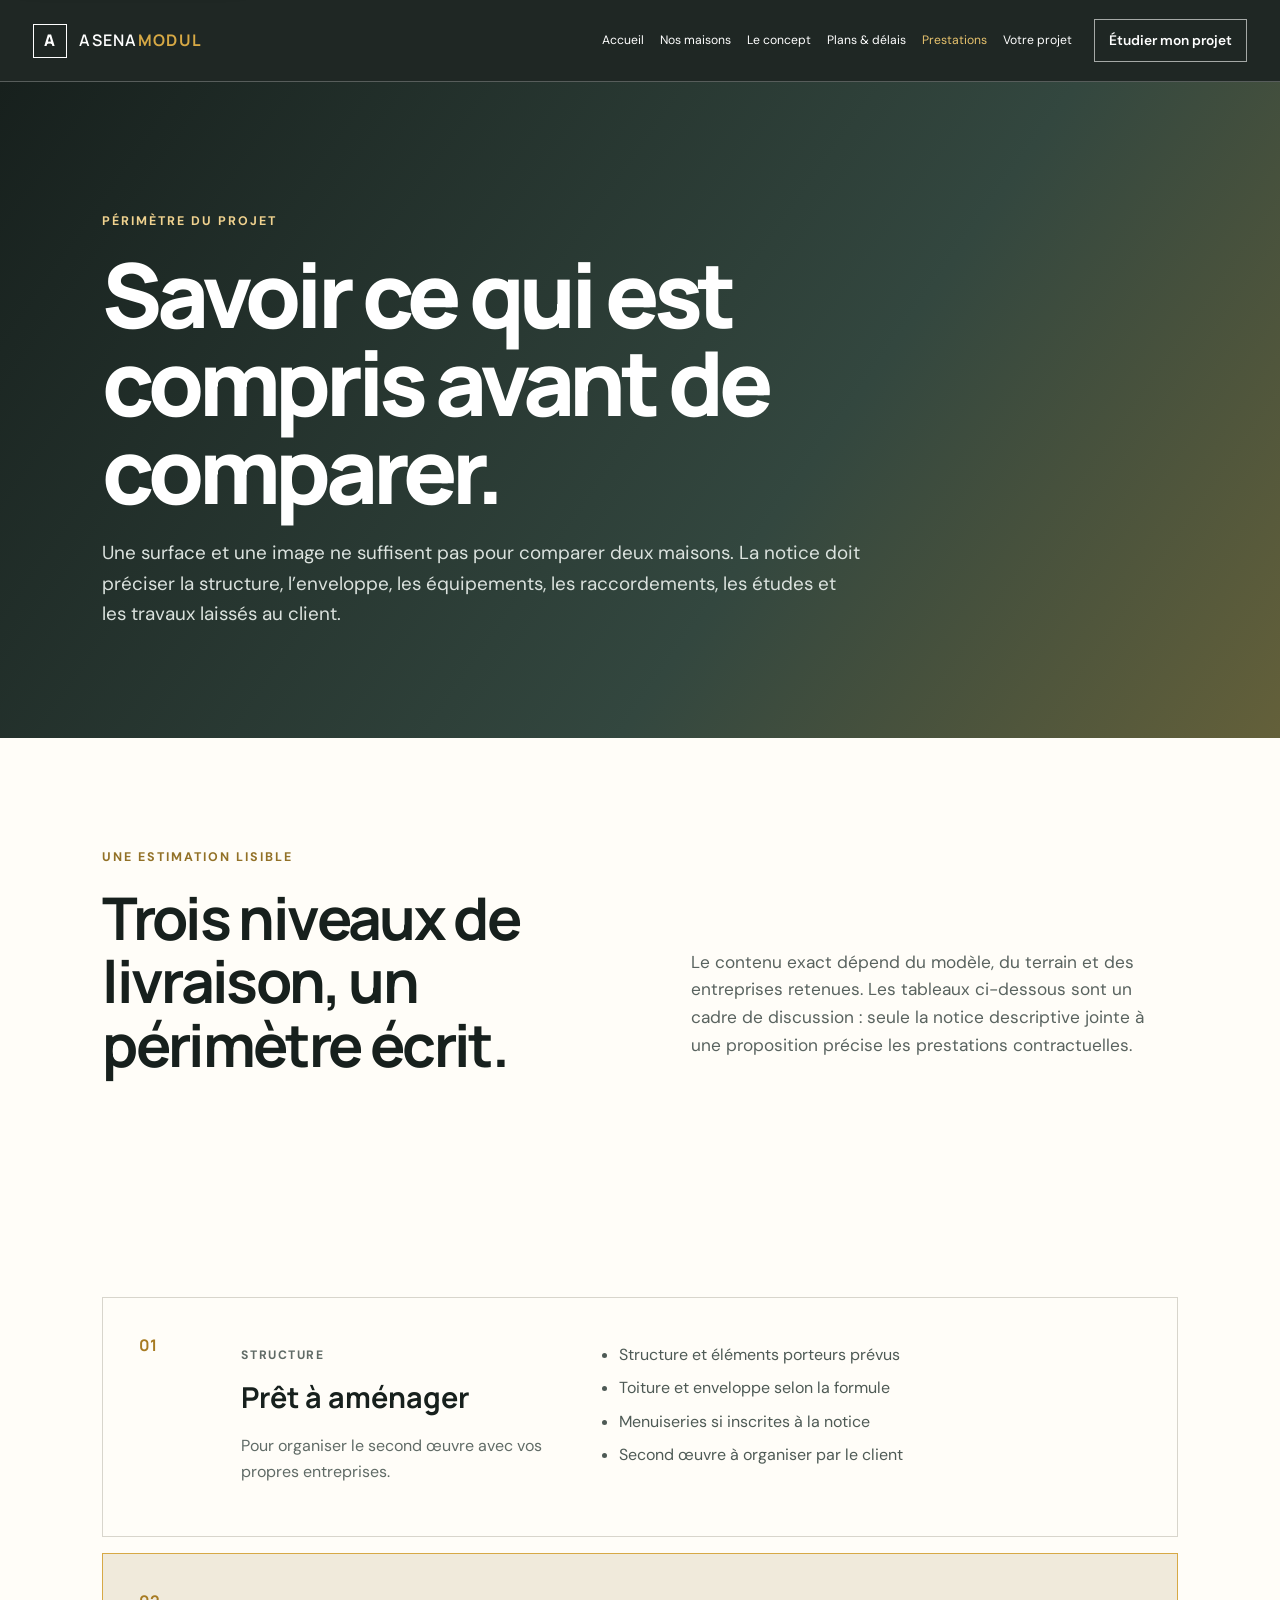
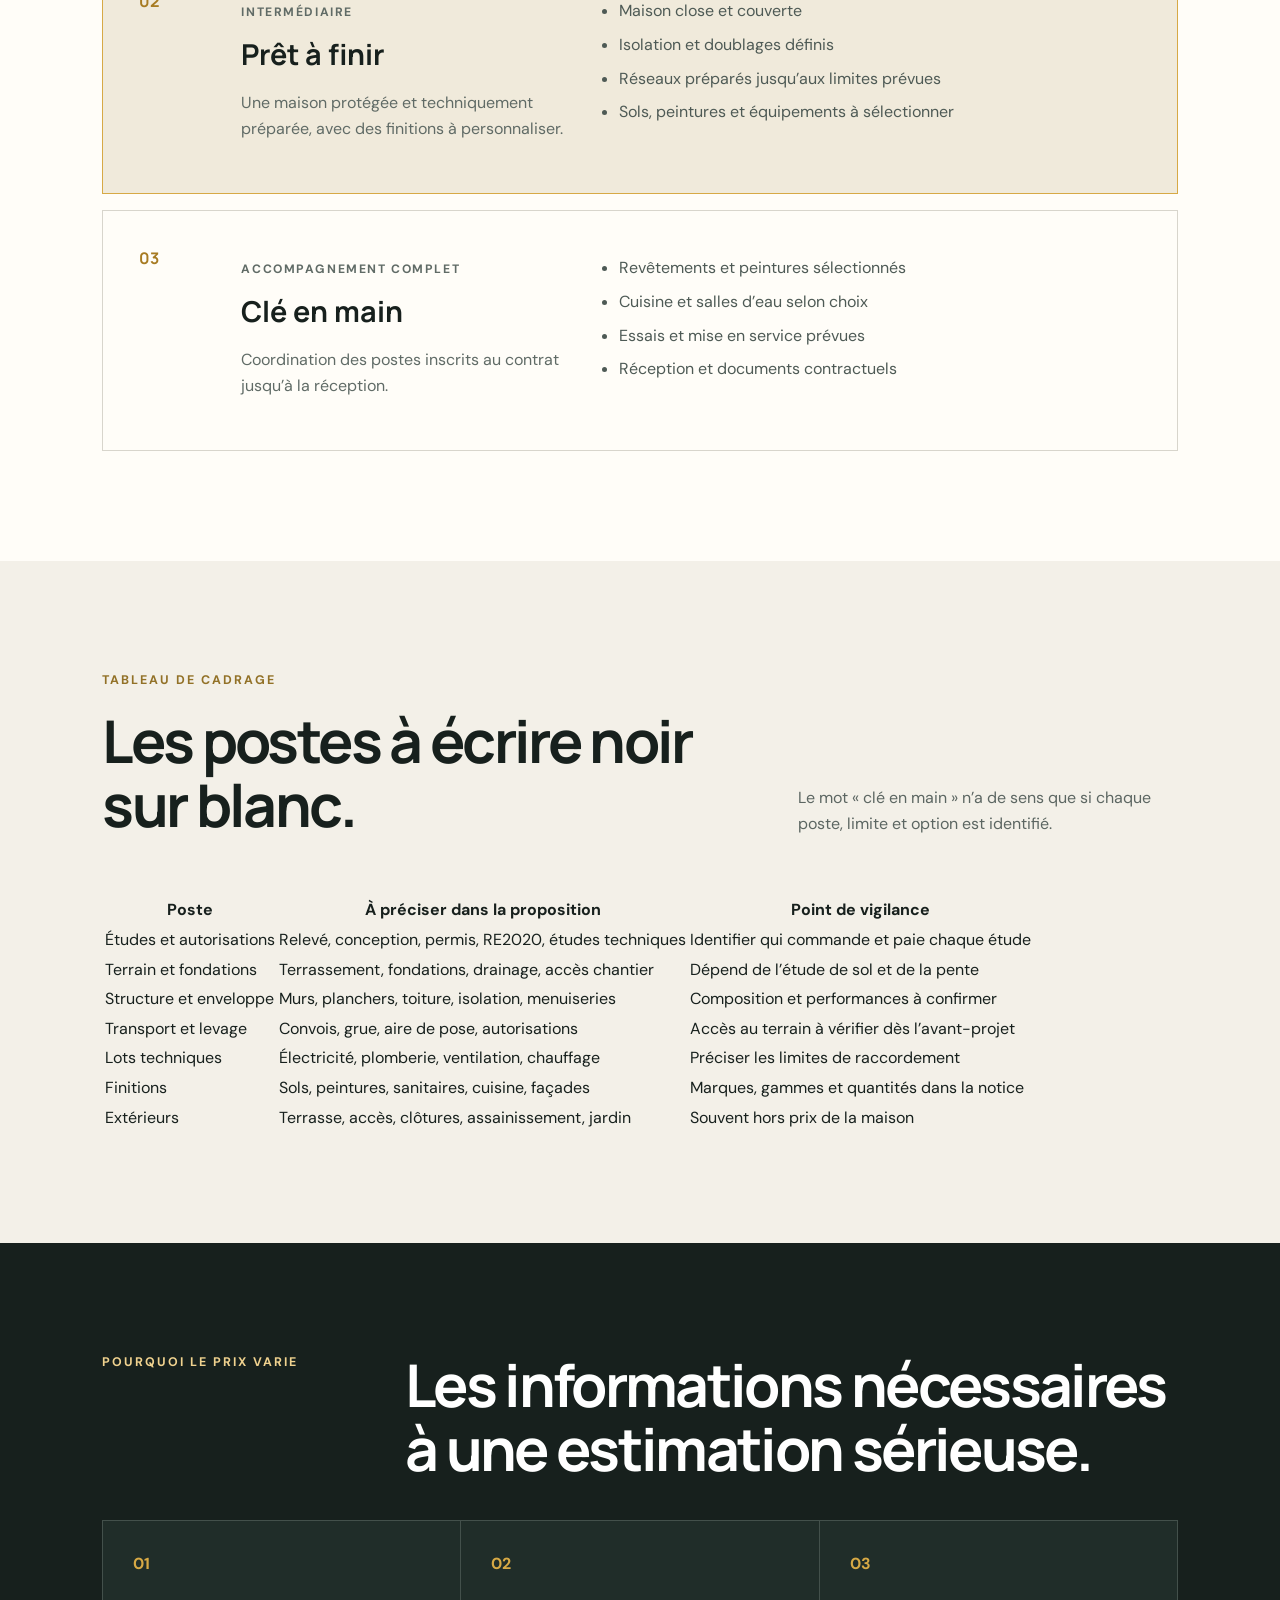
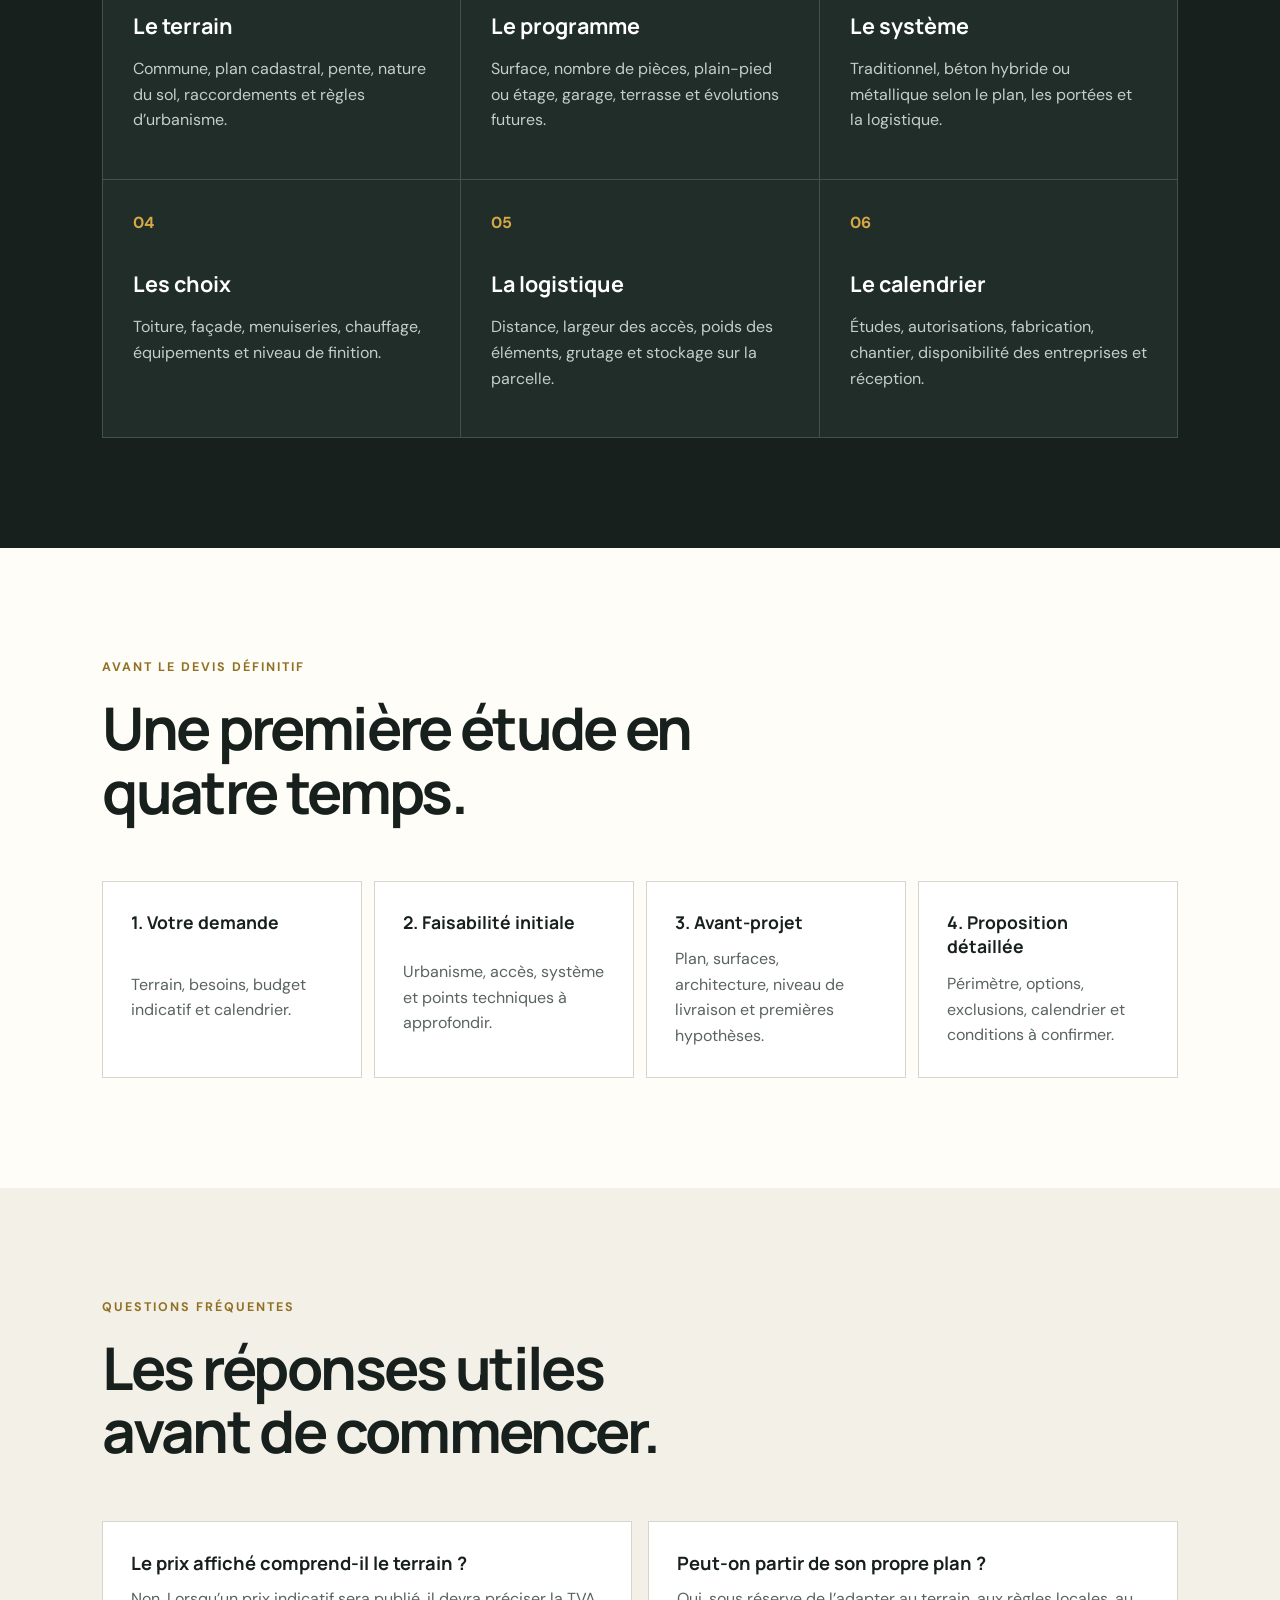
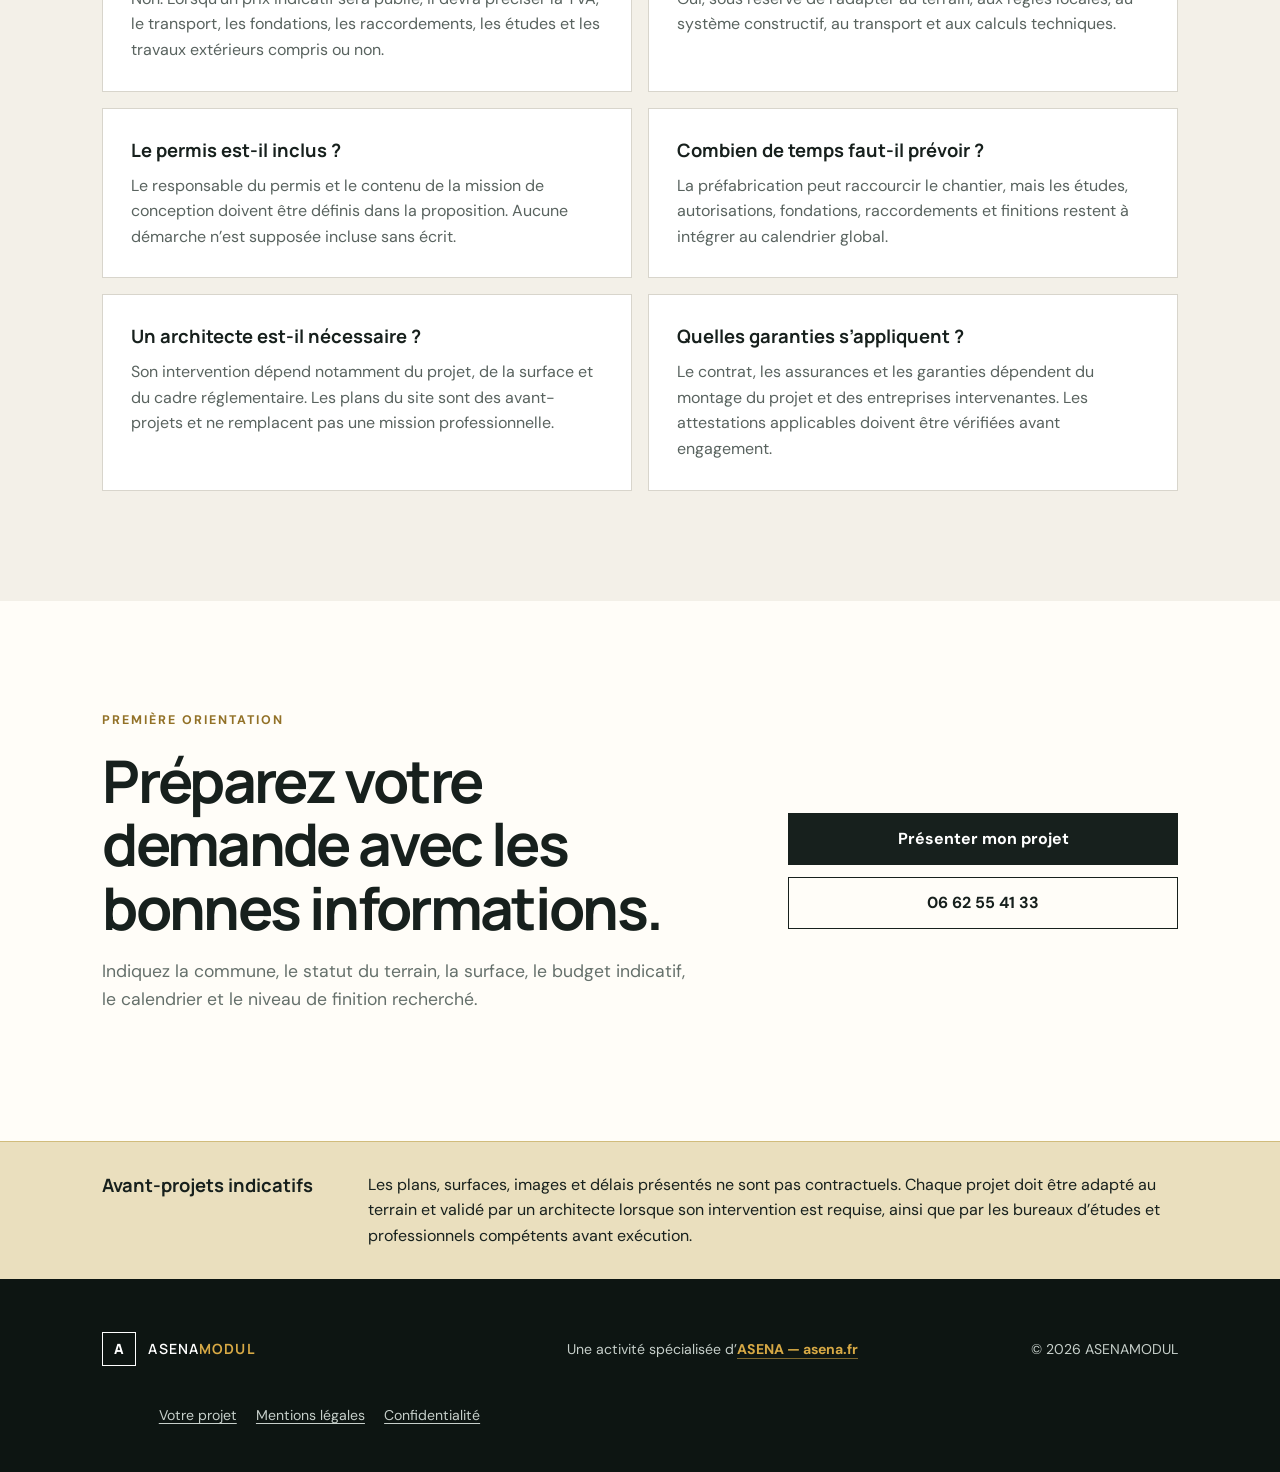
<file: prestations.html>
<!doctype html>
<html lang="fr">
<head>
  <meta charset="utf-8">
  <meta name="viewport" content="width=device-width,initial-scale=1">
  <title>Prestations et niveaux de livraison — ASENAMODUL</title>
  <meta name="description" content="Comparez les niveaux de livraison ASENAMODUL, les postes inclus, les travaux à prévoir et les informations nécessaires pour établir une estimation.">
  <link rel="icon" type="image/svg+xml" href="data:image/svg+xml,%3Csvg xmlns='http://www.w3.org/2000/svg' viewBox='0 0 64 64'%3E%3Crect width='64' height='64' rx='14' fill='%23192420'/%3E%3Cpath d='M12 34 32 17l20 17v17H38V39H26v12H12Z' fill='%23d7a945'/%3E%3C/svg%3E">
  <link rel="preconnect" href="https://fonts.googleapis.com">
  <link rel="preconnect" href="https://fonts.gstatic.com" crossorigin>
  <link href="https://fonts.googleapis.com/css2?family=DM+Sans:wght@400;500;600;700&family=Manrope:wght@500;600;700;800&display=swap" rel="stylesheet">
  <link rel="stylesheet" href="styles.css?v=21">
  <link rel="stylesheet" href="site-pages.css?v=21">
  <link rel="stylesheet" href="comparatif.css?v=21">

<link rel="canonical" href="https://asenamodul.com/prestations.html">
<meta property="og:title" content="Prestations et niveaux de livraison — ASENAMODUL">
<meta property="og:description" content="Comparez les niveaux de livraison ASENAMODUL, les postes inclus, les travaux à prévoir et les informations nécessaires pour établir une estimation.">
<meta property="og:url" content="https://asenamodul.com/prestations.html">
<meta name="twitter:card" content="summary_large_image">
  <link rel="stylesheet" href="v22.css?v=22">
<style id="mobile-v22-fix">@media (max-width:900px){.hero-copy{width:100%!important;max-width:100%!important;padding-right:20px!important}.hero-copy>p:not(.eyebrow),.hero-copy .eyebrow{width:100%!important;max-width:100%!important;white-space:normal!important;overflow-wrap:anywhere!important}.hero-proof{display:grid!important;grid-template-columns:repeat(3,minmax(0,1fr))!important;gap:8px!important;left:0!important;right:0!important;max-width:100%!important}.hero-proof span{min-width:0!important;overflow-wrap:anywhere!important}}</style>
</head>
<body>
  <header class="site-header page-header"><a class="brand" href="index.html" aria-label="ASENAMODUL, accueil"><span class="brand-mark">A</span><span>ASENA<b>MODUL</b></span></a><button class="menu-toggle" aria-expanded="false" aria-controls="navigation">Menu</button><nav id="navigation" aria-label="Navigation principale"><a href="index.html">Accueil</a><a href="maisons.html">Nos maisons</a><a href="systeme.html">Le concept</a><a href="plans.html">Plans &amp; délais</a><a href="prestations.html">Prestations</a><a href="projet.html">Votre projet</a></nav><a class="header-cta" href="projet.html">Étudier mon projet</a></header>
  <main>
    <section class="page-hero prestations-hero"><div><p class="eyebrow">Périmètre du projet</p><h1>Savoir ce qui est compris avant de comparer.</h1><p>Une surface et une image ne suffisent pas pour comparer deux maisons. La notice doit préciser la structure, l’enveloppe, les équipements, les raccordements, les études et les travaux laissés au client.</p></div></section>

    <section class="section clarity-intro"><div><p class="eyebrow dark">Une estimation lisible</p><h2>Trois niveaux de livraison, un périmètre écrit.</h2></div><p>Le contenu exact dépend du modèle, du terrain et des entreprises retenues. Les tableaux ci-dessous sont un cadre de discussion : seule la notice descriptive jointe à une proposition précise les prestations contractuelles.</p></section>

    <section class="section finish-detail"><div class="finish-stack">
      <article><div class="finish-index">01</div><div><p class="finish-kicker">Structure</p><h3>Prêt à aménager</h3><p>Pour organiser le second œuvre avec vos propres entreprises.</p></div><ul><li>Structure et éléments porteurs prévus</li><li>Toiture et enveloppe selon la formule</li><li>Menuiseries si inscrites à la notice</li><li>Second œuvre à organiser par le client</li></ul></article>
      <article class="finish-main"><div class="finish-index">02</div><div><p class="finish-kicker">Intermédiaire</p><h3>Prêt à finir</h3><p>Une maison protégée et techniquement préparée, avec des finitions à personnaliser.</p></div><ul><li>Maison close et couverte</li><li>Isolation et doublages définis</li><li>Réseaux préparés jusqu’aux limites prévues</li><li>Sols, peintures et équipements à sélectionner</li></ul></article>
      <article><div class="finish-index">03</div><div><p class="finish-kicker">Accompagnement complet</p><h3>Clé en main</h3><p>Coordination des postes inscrits au contrat jusqu’à la réception.</p></div><ul><li>Revêtements et peintures sélectionnés</li><li>Cuisine et salles d’eau selon choix</li><li>Essais et mise en service prévues</li><li>Réception et documents contractuels</li></ul></article>
    </div></section>

    <section class="section scope-section"><div class="section-heading"><div><p class="eyebrow dark">Tableau de cadrage</p><h2>Les postes à écrire noir sur blanc.</h2></div><p>Le mot « clé en main » n’a de sens que si chaque poste, limite et option est identifié.</p></div><div class="choice-wrap"><table class="choice-table"><thead><tr><th>Poste</th><th>À préciser dans la proposition</th><th>Point de vigilance</th></tr></thead><tbody>
      <tr><td>Études et autorisations</td><td>Relevé, conception, permis, RE2020, études techniques</td><td>Identifier qui commande et paie chaque étude</td></tr>
      <tr><td>Terrain et fondations</td><td>Terrassement, fondations, drainage, accès chantier</td><td>Dépend de l’étude de sol et de la pente</td></tr>
      <tr><td>Structure et enveloppe</td><td>Murs, planchers, toiture, isolation, menuiseries</td><td>Composition et performances à confirmer</td></tr>
      <tr><td>Transport et levage</td><td>Convois, grue, aire de pose, autorisations</td><td>Accès au terrain à vérifier dès l’avant-projet</td></tr>
      <tr><td>Lots techniques</td><td>Électricité, plomberie, ventilation, chauffage</td><td>Préciser les limites de raccordement</td></tr>
      <tr><td>Finitions</td><td>Sols, peintures, sanitaires, cuisine, façades</td><td>Marques, gammes et quantités dans la notice</td></tr>
      <tr><td>Extérieurs</td><td>Terrasse, accès, clôtures, assainissement, jardin</td><td>Souvent hors prix de la maison</td></tr>
    </tbody></table></div></section>

    <section class="section estimate-factors"><div><p class="eyebrow">Pourquoi le prix varie</p><h2>Les informations nécessaires à une estimation sérieuse.</h2></div><div class="factor-grid">
      <article><span>01</span><h3>Le terrain</h3><p>Commune, plan cadastral, pente, nature du sol, raccordements et règles d’urbanisme.</p></article>
      <article><span>02</span><h3>Le programme</h3><p>Surface, nombre de pièces, plain-pied ou étage, garage, terrasse et évolutions futures.</p></article>
      <article><span>03</span><h3>Le système</h3><p>Traditionnel, béton hybride ou métallique selon le plan, les portées et la logistique.</p></article>
      <article><span>04</span><h3>Les choix</h3><p>Toiture, façade, menuiseries, chauffage, équipements et niveau de finition.</p></article>
      <article><span>05</span><h3>La logistique</h3><p>Distance, largeur des accès, poids des éléments, grutage et stockage sur la parcelle.</p></article>
      <article><span>06</span><h3>Le calendrier</h3><p>Études, autorisations, fabrication, chantier, disponibilité des entreprises et réception.</p></article>
    </div></section>

    <section class="section project-path"><div class="section-heading"><div><p class="eyebrow dark">Avant le devis définitif</p><h2>Une première étude en quatre temps.</h2></div></div><ol class="path-grid"><li><b>1. Votre demande</b><span>Terrain, besoins, budget indicatif et calendrier.</span></li><li><b>2. Faisabilité initiale</b><span>Urbanisme, accès, système et points techniques à approfondir.</span></li><li><b>3. Avant-projet</b><span>Plan, surfaces, architecture, niveau de livraison et premières hypothèses.</span></li><li><b>4. Proposition détaillée</b><span>Périmètre, options, exclusions, calendrier et conditions à confirmer.</span></li></ol></section>

    <section class="section faq-section"><div class="section-heading"><div><p class="eyebrow dark">Questions fréquentes</p><h2>Les réponses utiles avant de commencer.</h2></div></div><div class="faq-grid">
      <article><h3>Le prix affiché comprend-il le terrain ?</h3><p>Non. Lorsqu’un prix indicatif sera publié, il devra préciser la TVA, le transport, les fondations, les raccordements, les études et les travaux extérieurs compris ou non.</p></article>
      <article><h3>Peut-on partir de son propre plan ?</h3><p>Oui, sous réserve de l’adapter au terrain, aux règles locales, au système constructif, au transport et aux calculs techniques.</p></article>
      <article><h3>Le permis est-il inclus ?</h3><p>Le responsable du permis et le contenu de la mission de conception doivent être définis dans la proposition. Aucune démarche n’est supposée incluse sans écrit.</p></article>
      <article><h3>Combien de temps faut-il prévoir ?</h3><p>La préfabrication peut raccourcir le chantier, mais les études, autorisations, fondations, raccordements et finitions restent à intégrer au calendrier global.</p></article>
      <article><h3>Un architecte est-il nécessaire ?</h3><p>Son intervention dépend notamment du projet, de la surface et du cadre réglementaire. Les plans du site sont des avant-projets et ne remplacent pas une mission professionnelle.</p></article>
      <article><h3>Quelles garanties s’appliquent ?</h3><p>Le contrat, les assurances et les garanties dépendent du montage du projet et des entreprises intervenantes. Les attestations applicables doivent être vérifiées avant engagement.</p></article>
    </div></section>

    <section class="contact section" id="contact"><div><p class="eyebrow dark">Première orientation</p><h2>Préparez votre demande avec les bonnes informations.</h2><p>Indiquez la commune, le statut du terrain, la surface, le budget indicatif, le calendrier et le niveau de finition recherché.</p></div><div class="contact-actions"><a class="btn btn-dark" href="projet.html">Présenter mon projet</a><a class="btn btn-outline" href="tel:+33662554133">06 62 55 41 33</a></div></section>
  </main>
  <footer><div class="brand footer-brand"><span class="brand-mark">A</span><span>ASENA<b>MODUL</b></span></div><p>Une activité spécialisée d’<a class="asena-parent" href="https://asena.fr" target="_blank" rel="noopener">ASENA — asena.fr</a></p><p>© 2026 ASENAMODUL</p></footer>
  <script src="script.js?v=21"></script>
</body>
</html>
</file>
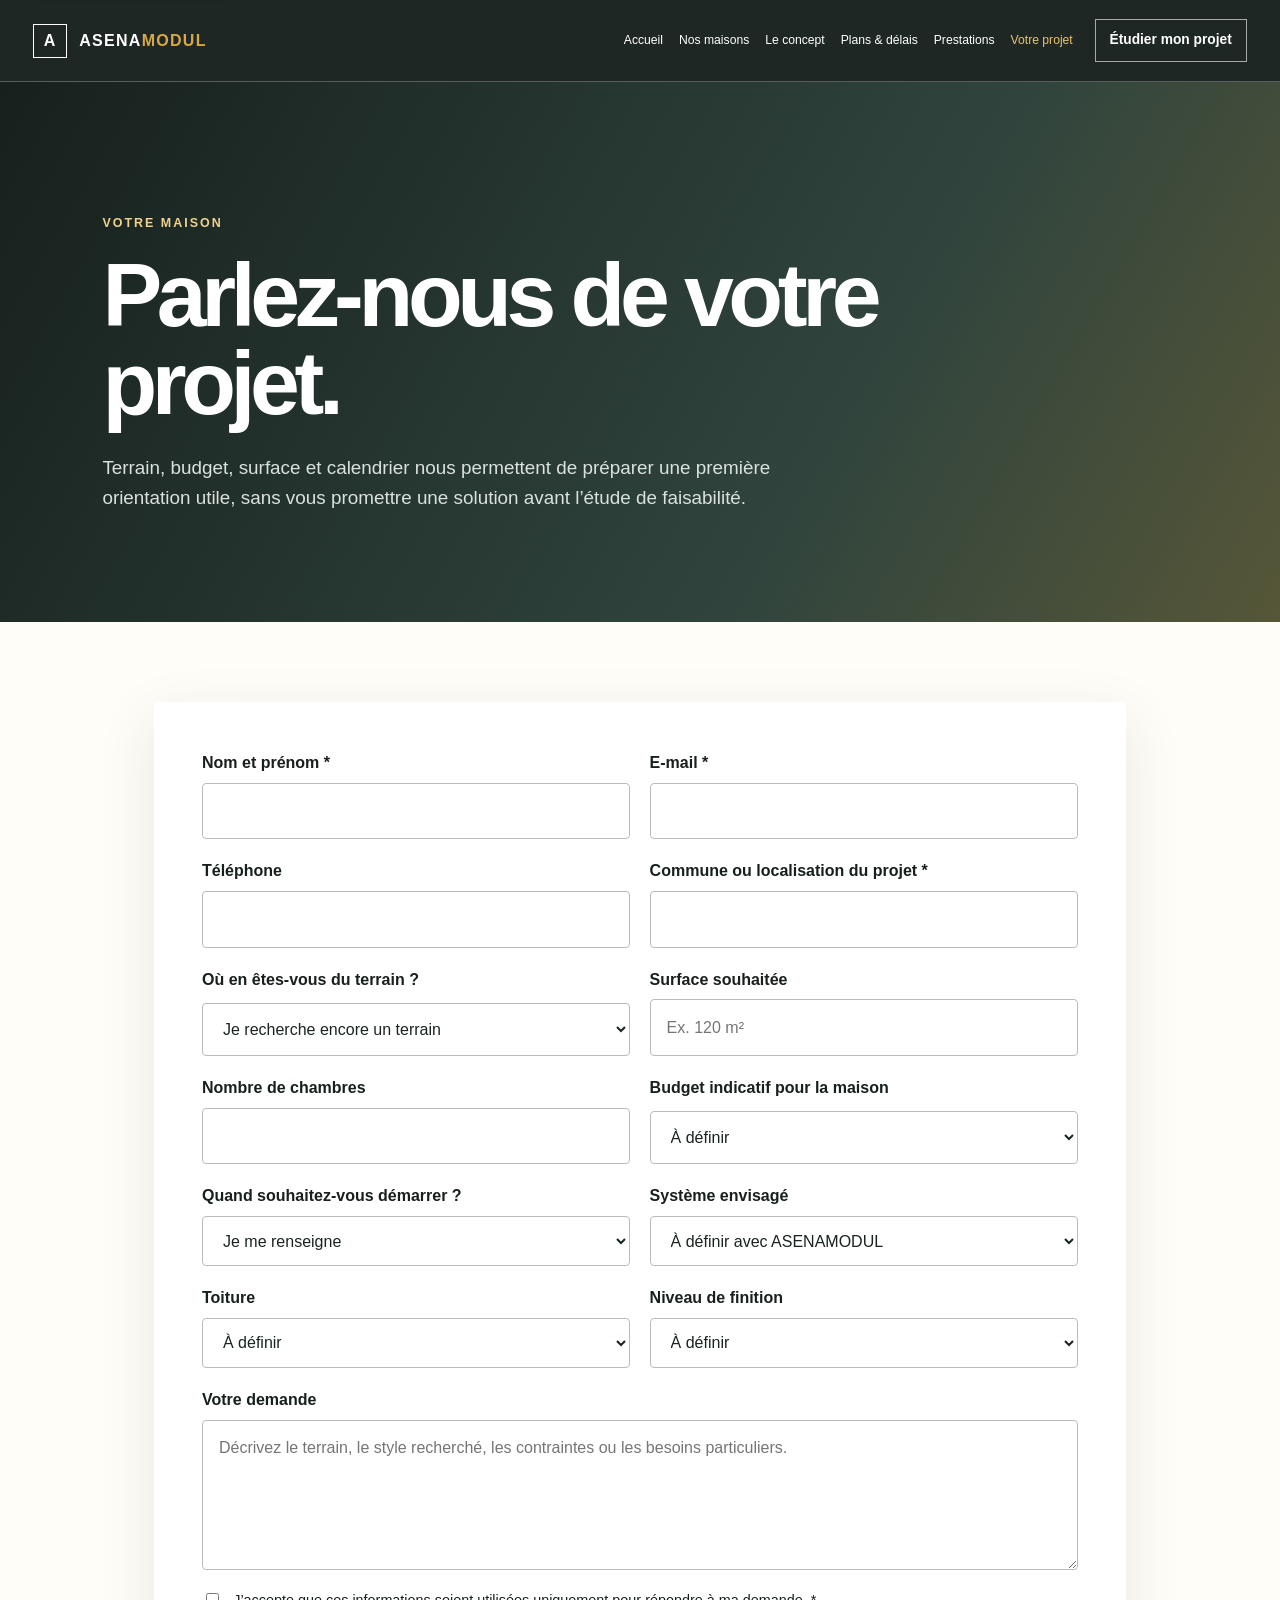
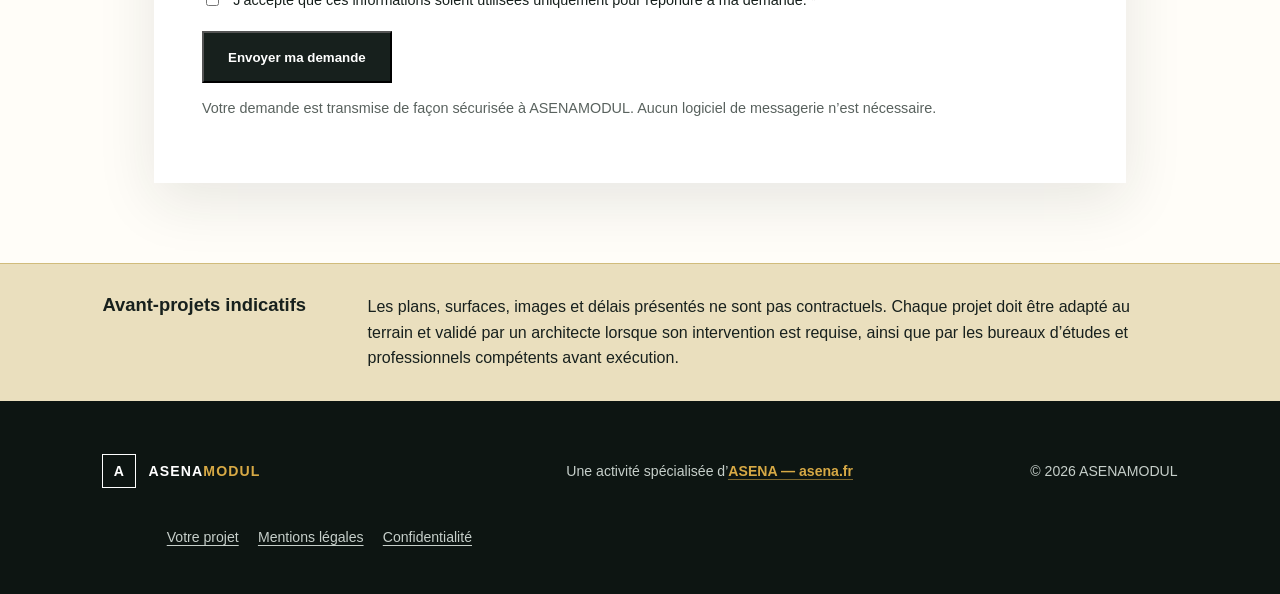
<file: projet.html>
<!doctype html>
<html lang="fr">
  <head>
    <meta charset="utf-8" />
    <meta name="viewport" content="width=device-width,initial-scale=1" />
    <title>Votre projet — ASENAMODUL</title>
    <meta
      name="description"
      content="Présentez votre projet de maison ASENAMODUL : terrain, budget, surface, calendrier, système constructif, toiture et niveau de finition."
    />
    <link rel="stylesheet" href="styles.css?v=21" />
    <link rel="stylesheet" href="site-pages.css?v=21" />
  
<link rel="canonical" href="https://asenamodul.com/projet.html">
<meta property="og:title" content="Votre projet — ASENAMODUL">
<meta property="og:description" content="">
<meta property="og:url" content="https://asenamodul.com/projet.html">
<meta name="twitter:card" content="summary_large_image">
  <link rel="stylesheet" href="v22.css?v=22">
<style id="mobile-v22-fix">@media (max-width:900px){.hero-copy{width:100%!important;max-width:100%!important;padding-right:20px!important}.hero-copy>p:not(.eyebrow),.hero-copy .eyebrow{width:100%!important;max-width:100%!important;white-space:normal!important;overflow-wrap:anywhere!important}.hero-proof{display:grid!important;grid-template-columns:repeat(3,minmax(0,1fr))!important;gap:8px!important;left:0!important;right:0!important;max-width:100%!important}.hero-proof span{min-width:0!important;overflow-wrap:anywhere!important}}</style>
</head>
  <body>
    <header class="site-header page-header">
      <a class="brand" href="index.html" aria-label="ASENAMODUL, accueil"
        ><span class="brand-mark">A</span><span>ASENA<b>MODUL</b></span></a
      ><button
        class="menu-toggle"
        aria-expanded="false"
        aria-controls="navigation"
      >
        Menu
      </button>
      <nav id="navigation" aria-label="Navigation principale"><a href="index.html">Accueil</a><a href="maisons.html">Nos maisons</a><a href="systeme.html">Le concept</a><a href="plans.html">Plans &amp; délais</a><a href="prestations.html">Prestations</a><a href="projet.html">Votre projet</a></nav>
      <a class="header-cta" href="projet.html">Étudier mon projet</a>
    </header>
    <main>
      <section class="page-hero">
        <div>
          <p class="eyebrow">Votre maison</p>
          <h1>Parlez-nous de votre projet.</h1>
          <p>
            Terrain, budget, surface et calendrier nous permettent de préparer
            une première orientation utile, sans vous promettre une solution
            avant l’étude de faisabilité.
          </p>
        </div>
      </section>
      <section class="form-section">
      <form
        class="project-form"
        id="project-form"
        action="https://formspree.io/f/xrpbdode"
        method="post"
      >
        <input
          type="text"
          name="_honey"
          tabindex="-1"
          autocomplete="off"
          aria-hidden="true"
          class="form-honeypot"
        />
          <div class="form-field">
            <label for="nom">Nom et prénom *</label
            ><input id="nom" name="nom" autocomplete="name" required />
          </div>
          <div class="form-field">
            <label for="email">E-mail *</label
            ><input
              id="email"
              name="email"
              type="email"
              autocomplete="email"
              required
            />
          </div>
          <div class="form-field">
            <label for="telephone">Téléphone</label
            ><input
              id="telephone"
              name="telephone"
              type="tel"
              autocomplete="tel"
            />
          </div>
          <div class="form-field">
            <label for="commune">Commune ou localisation du projet *</label
            ><input id="commune" name="commune" required />
          </div>
          <div class="form-field">
            <label for="terrain">Où en êtes-vous du terrain ?</label
            ><select id="terrain" name="terrain">
              <option>Je recherche encore un terrain</option>
              <option>J’ai identifié un terrain</option>
              <option>Je suis propriétaire du terrain</option>
              <option>Compromis ou promesse en cours</option>
            </select>
          </div>
          <div class="form-field">
            <label for="surface">Surface souhaitée</label
            ><input id="surface" name="surface" placeholder="Ex. 120 m²" />
          </div>
          <div class="form-field">
            <label for="chambres">Nombre de chambres</label
            ><input
              id="chambres"
              name="chambres"
              type="number"
              min="1"
              max="12"
            />
          </div>
          <div class="form-field">
            <label for="budget">Budget indicatif pour la maison</label
            ><select id="budget" name="budget">
              <option>À définir</option>
              <option>Moins de 150 000 €</option>
              <option>150 000 à 250 000 €</option>
              <option>250 000 à 400 000 €</option>
              <option>Plus de 400 000 €</option>
            </select>
          </div>
          <div class="form-field">
            <label for="delai">Quand souhaitez-vous démarrer ?</label
            ><select id="delai" name="delai">
              <option>Je me renseigne</option>
              <option>Dans moins de 6 mois</option>
              <option>Dans 6 à 12 mois</option>
              <option>Dans plus de 12 mois</option>
            </select>
          </div>
          <div class="form-field">
            <label for="systeme">Système envisagé</label
            ><select id="systeme" name="systeme">
              <option>À définir avec ASENAMODUL</option>
              <option>Construction traditionnelle</option>
              <option>Béton hybride préfabriqué</option>
              <option>Structure métallique</option>
            </select>
          </div>
          <div class="form-field">
            <label for="toiture">Toiture</label
            ><select id="toiture" name="toiture">
              <option>À définir</option>
              <option>Toit en tuiles</option>
              <option>Toit plat</option>
              <option>Mixte</option>
            </select>
          </div>
          <div class="form-field">
            <label for="finition">Niveau de finition</label
            ><select id="finition" name="finition">
              <option>À définir</option>
              <option>Prêt à aménager</option>
              <option>Prêt à finir</option>
              <option>Clé en main</option>
            </select>
          </div>
          <div class="form-field full">
            <label for="message">Votre demande</label
            ><textarea
              id="message"
              name="message"
              placeholder="Décrivez le terrain, le style recherché, les contraintes ou les besoins particuliers."
            ></textarea>
          </div>
          <label class="consent"
            ><input
              type="checkbox"
              name="consentement"
              value="Oui"
              required
            /><span
              >J’accepte que ces informations soient utilisées uniquement pour
              répondre à ma demande. *</span
            ></label
          >
          <div class="form-actions">
            <button class="btn btn-dark" id="project-submit" type="submit">
              Envoyer ma demande
            </button>
            <p class="form-note">
              Votre demande est transmise de façon sécurisée à ASENAMODUL. Aucun
              logiciel de messagerie n’est nécessaire.
            </p>
            <div
              class="form-status"
              id="project-form-status"
              role="status"
              aria-live="polite"
              tabindex="-1"
            ></div>
          </div>
        </form>
      </section>
    </main>
    <footer>
      <div class="brand footer-brand">
        <span class="brand-mark">A</span><span>ASENA<b>MODUL</b></span>
      </div>
      <p>
        Une activité spécialisée d’<a
          class="asena-parent"
          href="https://asena.fr"
          target="_blank"
          rel="noopener"
          >ASENA — asena.fr</a
        >
      </p>
      <p>© 2026 ASENAMODUL</p>
    </footer>
    <script src="script.js?v=23"></script>
  </body>
</html>
</file>
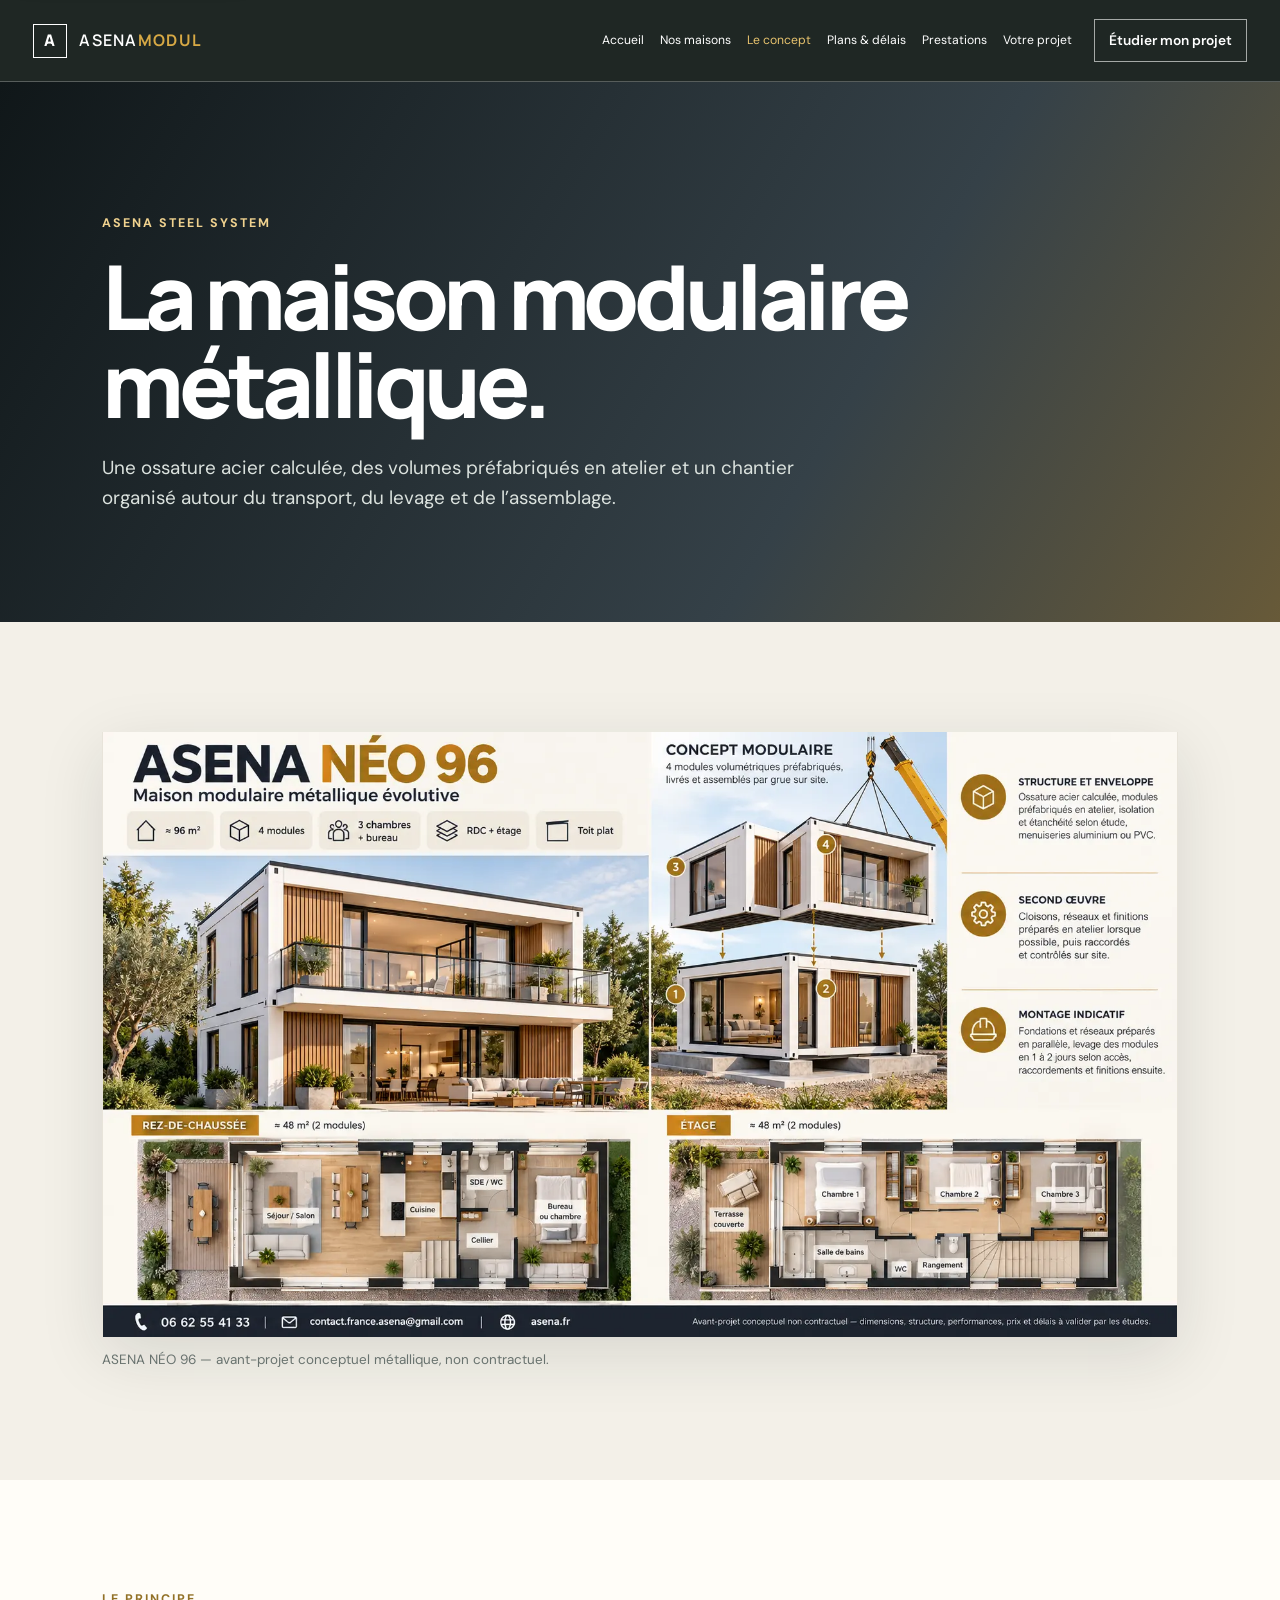
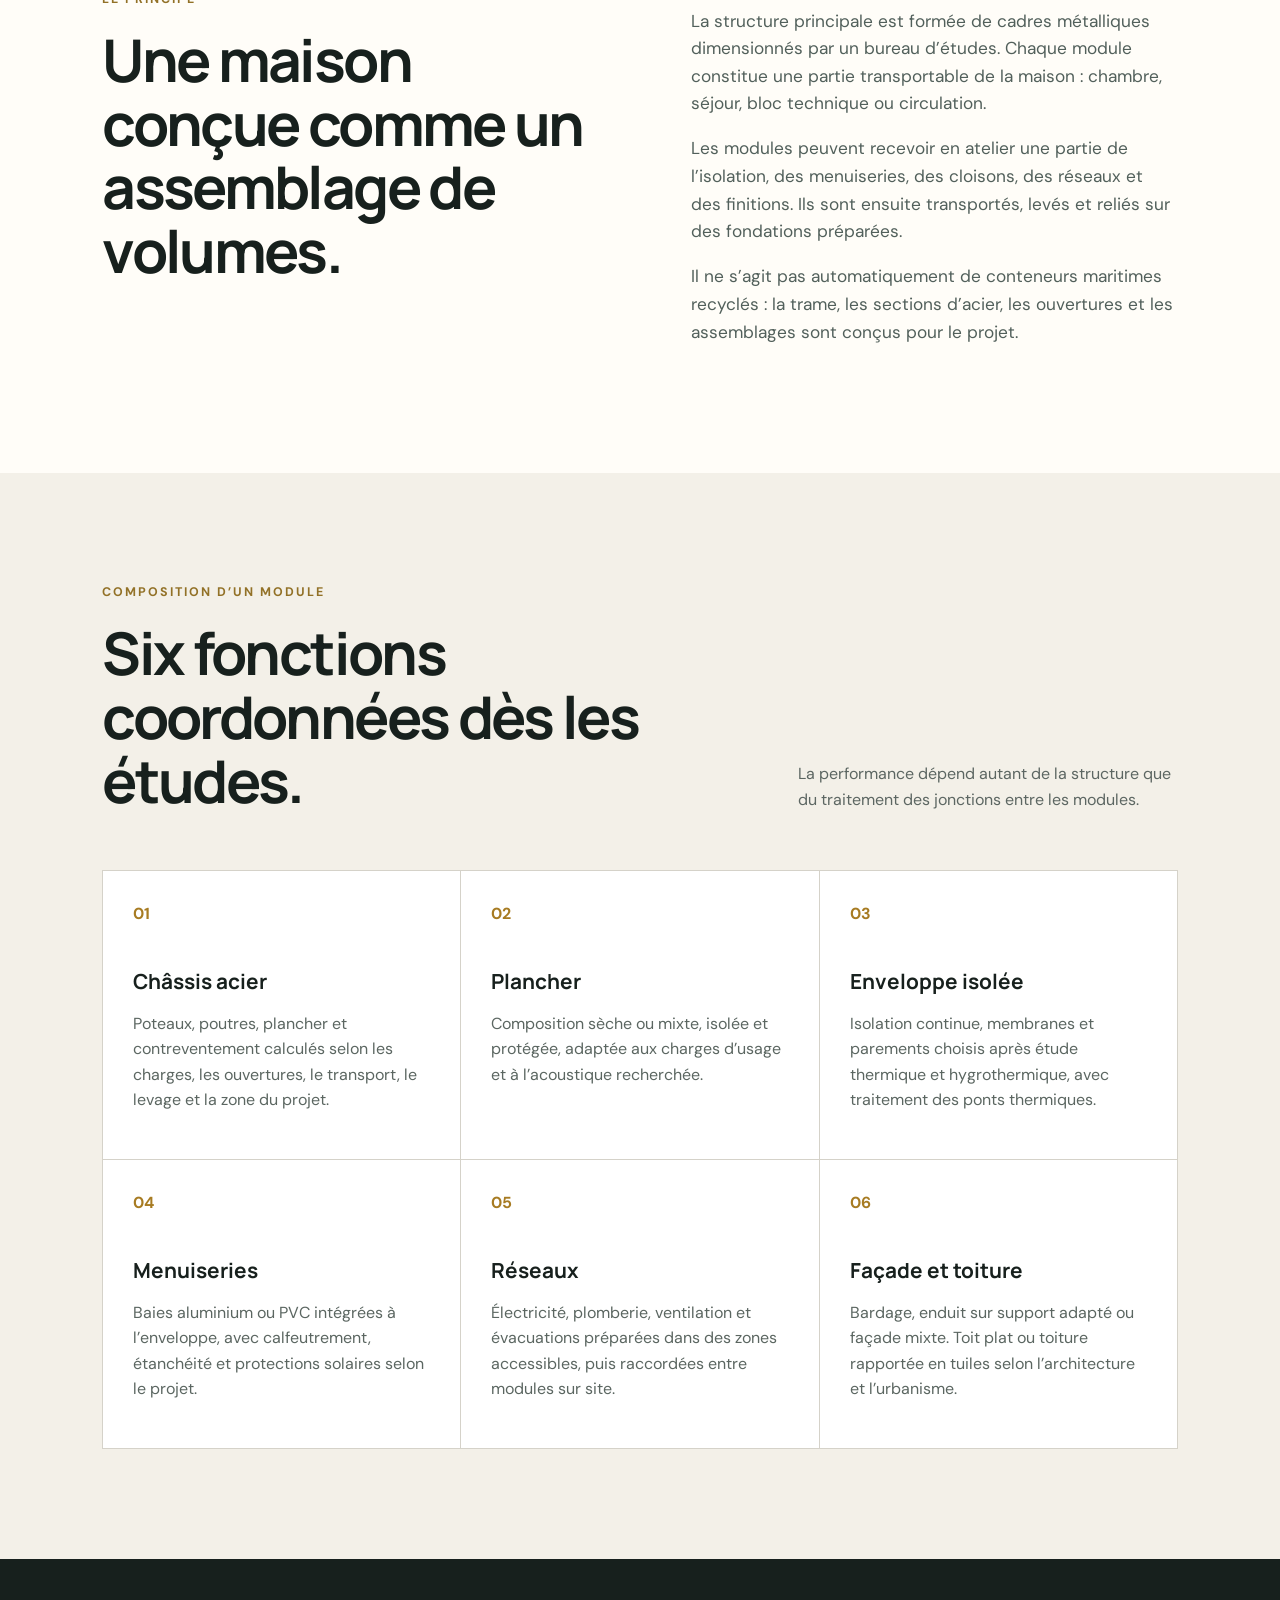
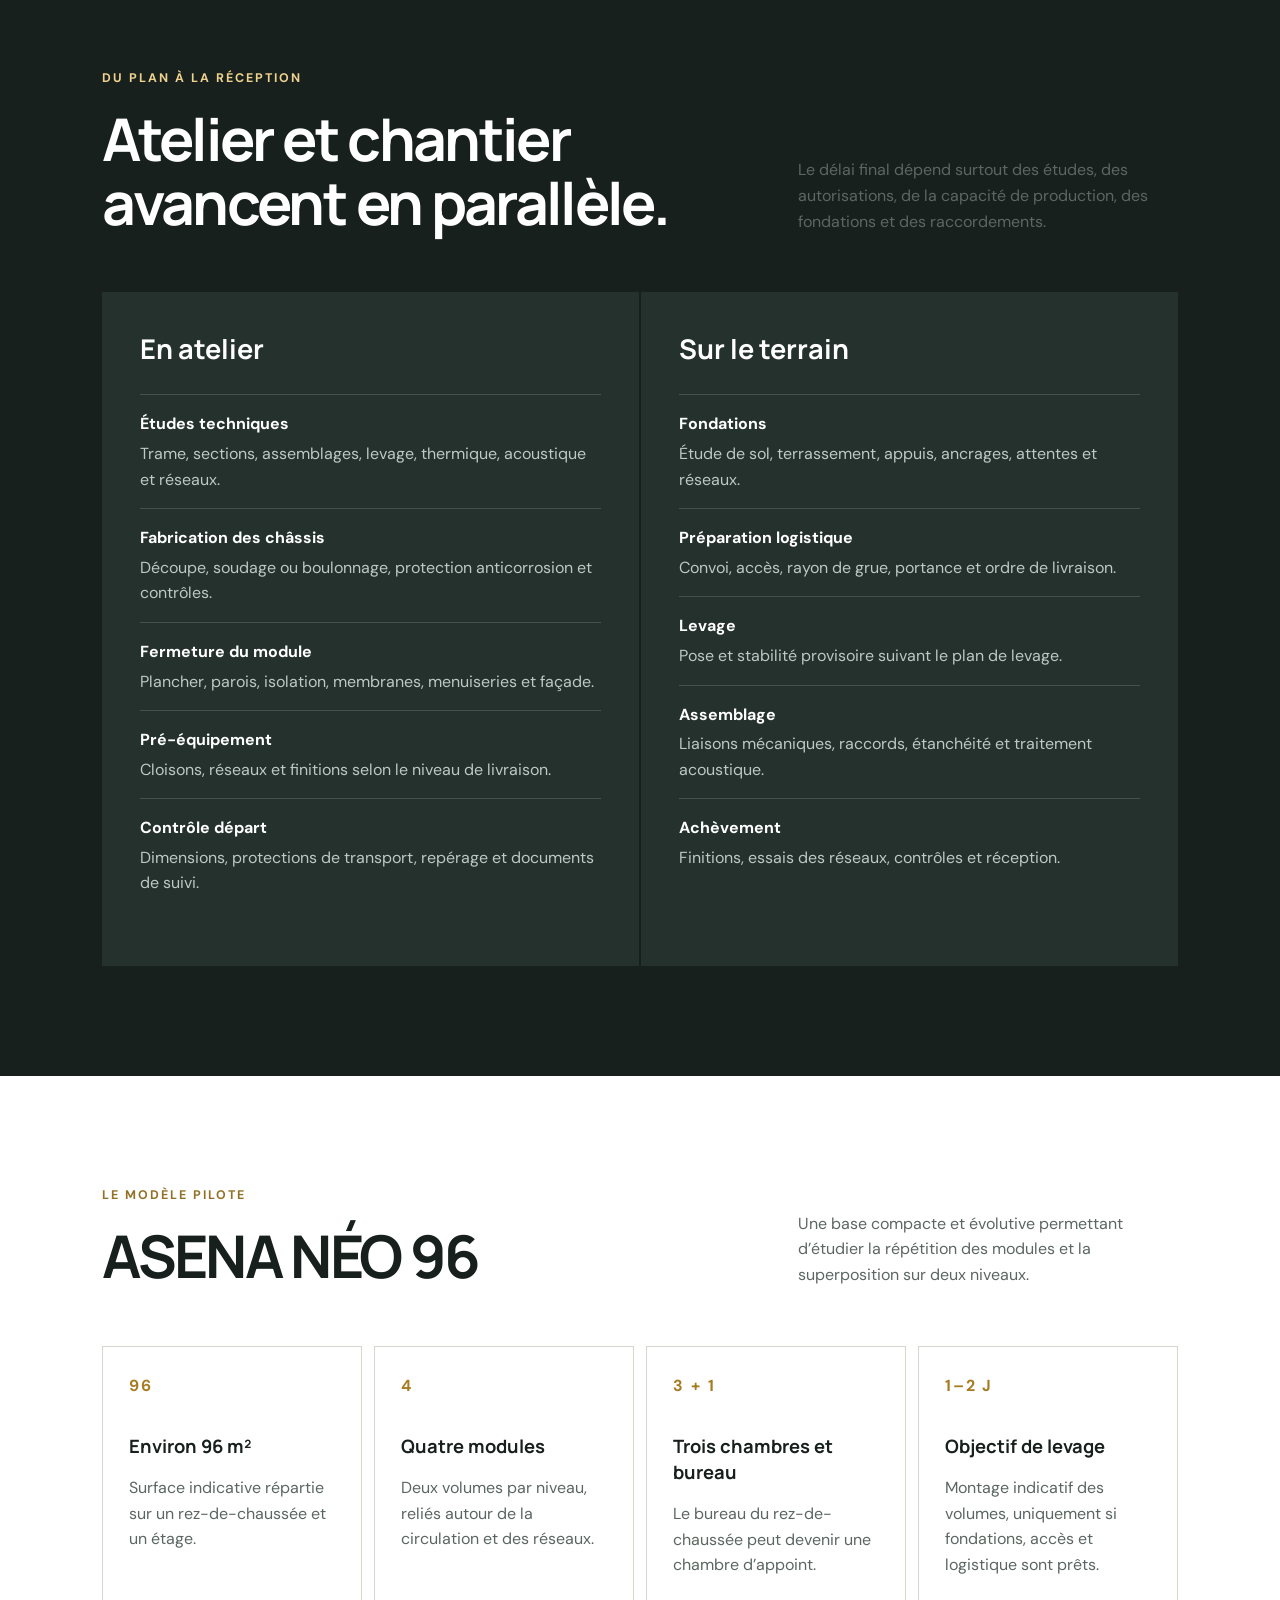
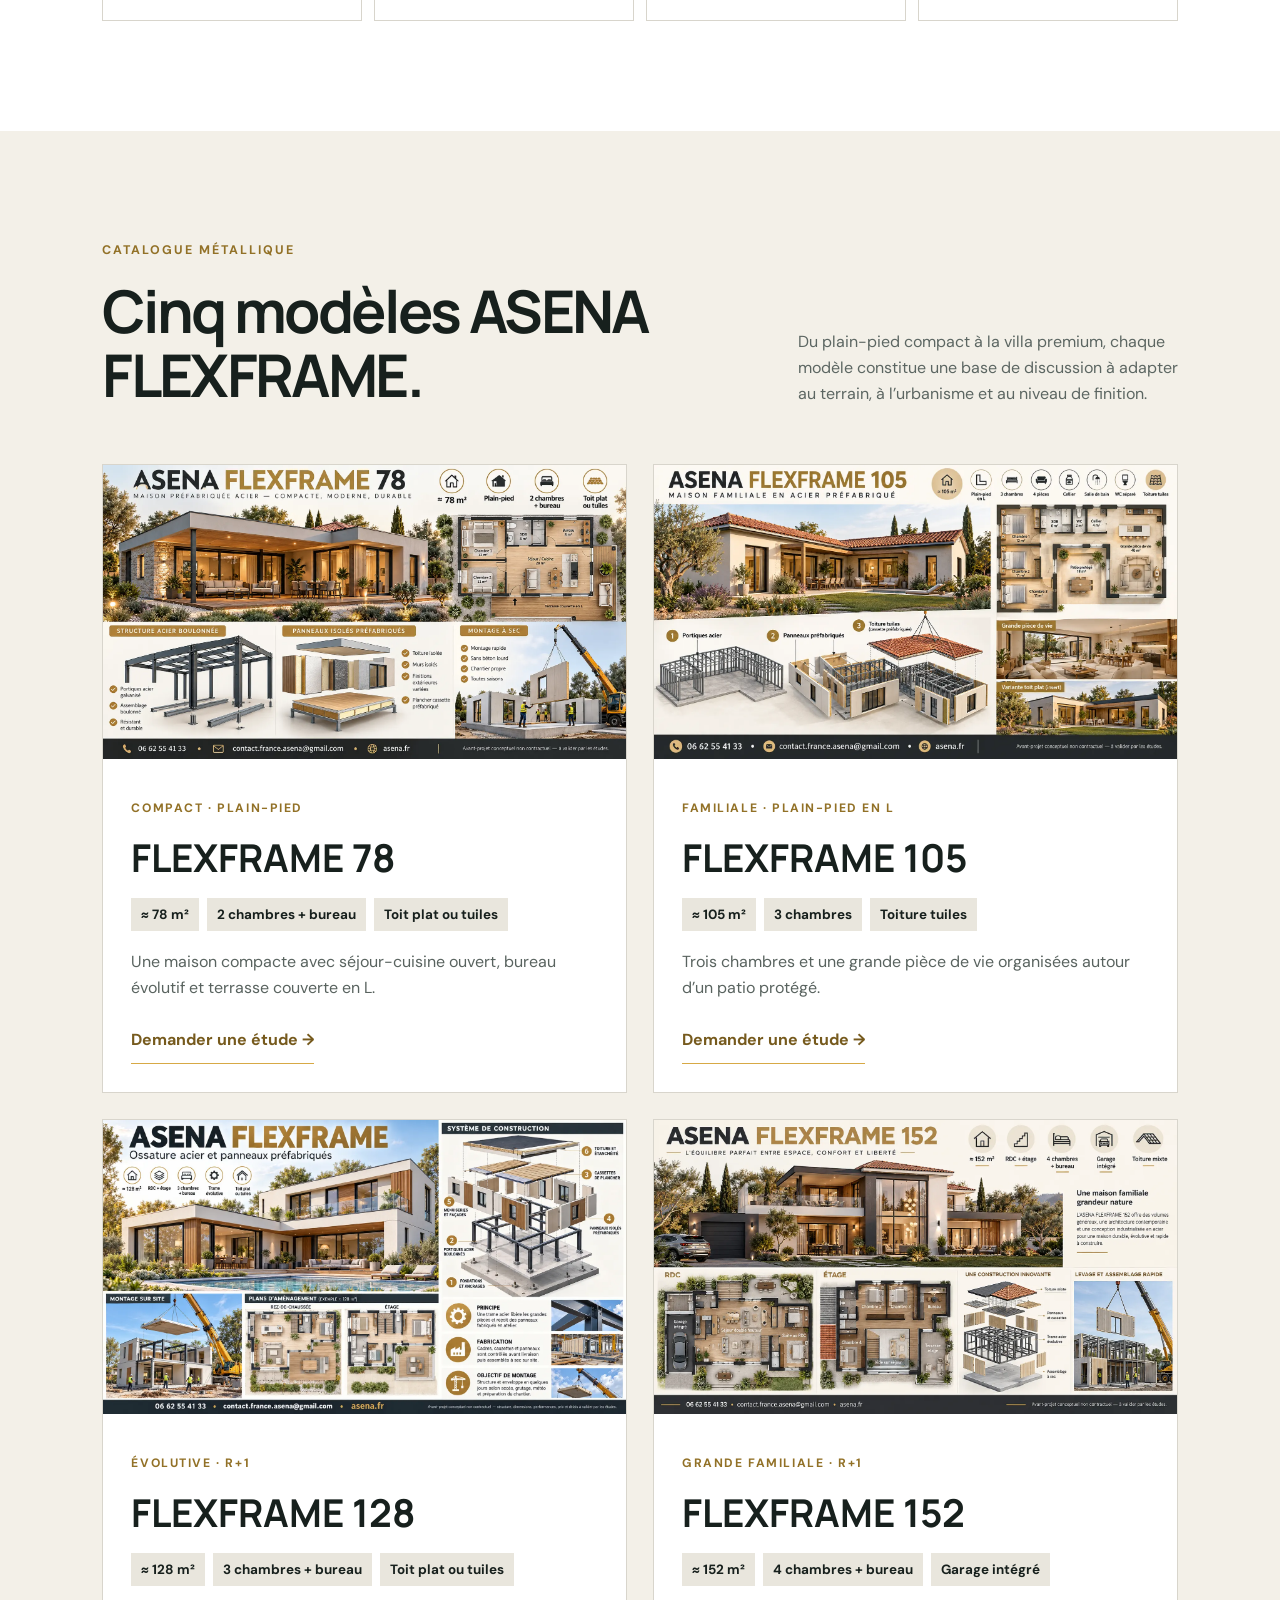
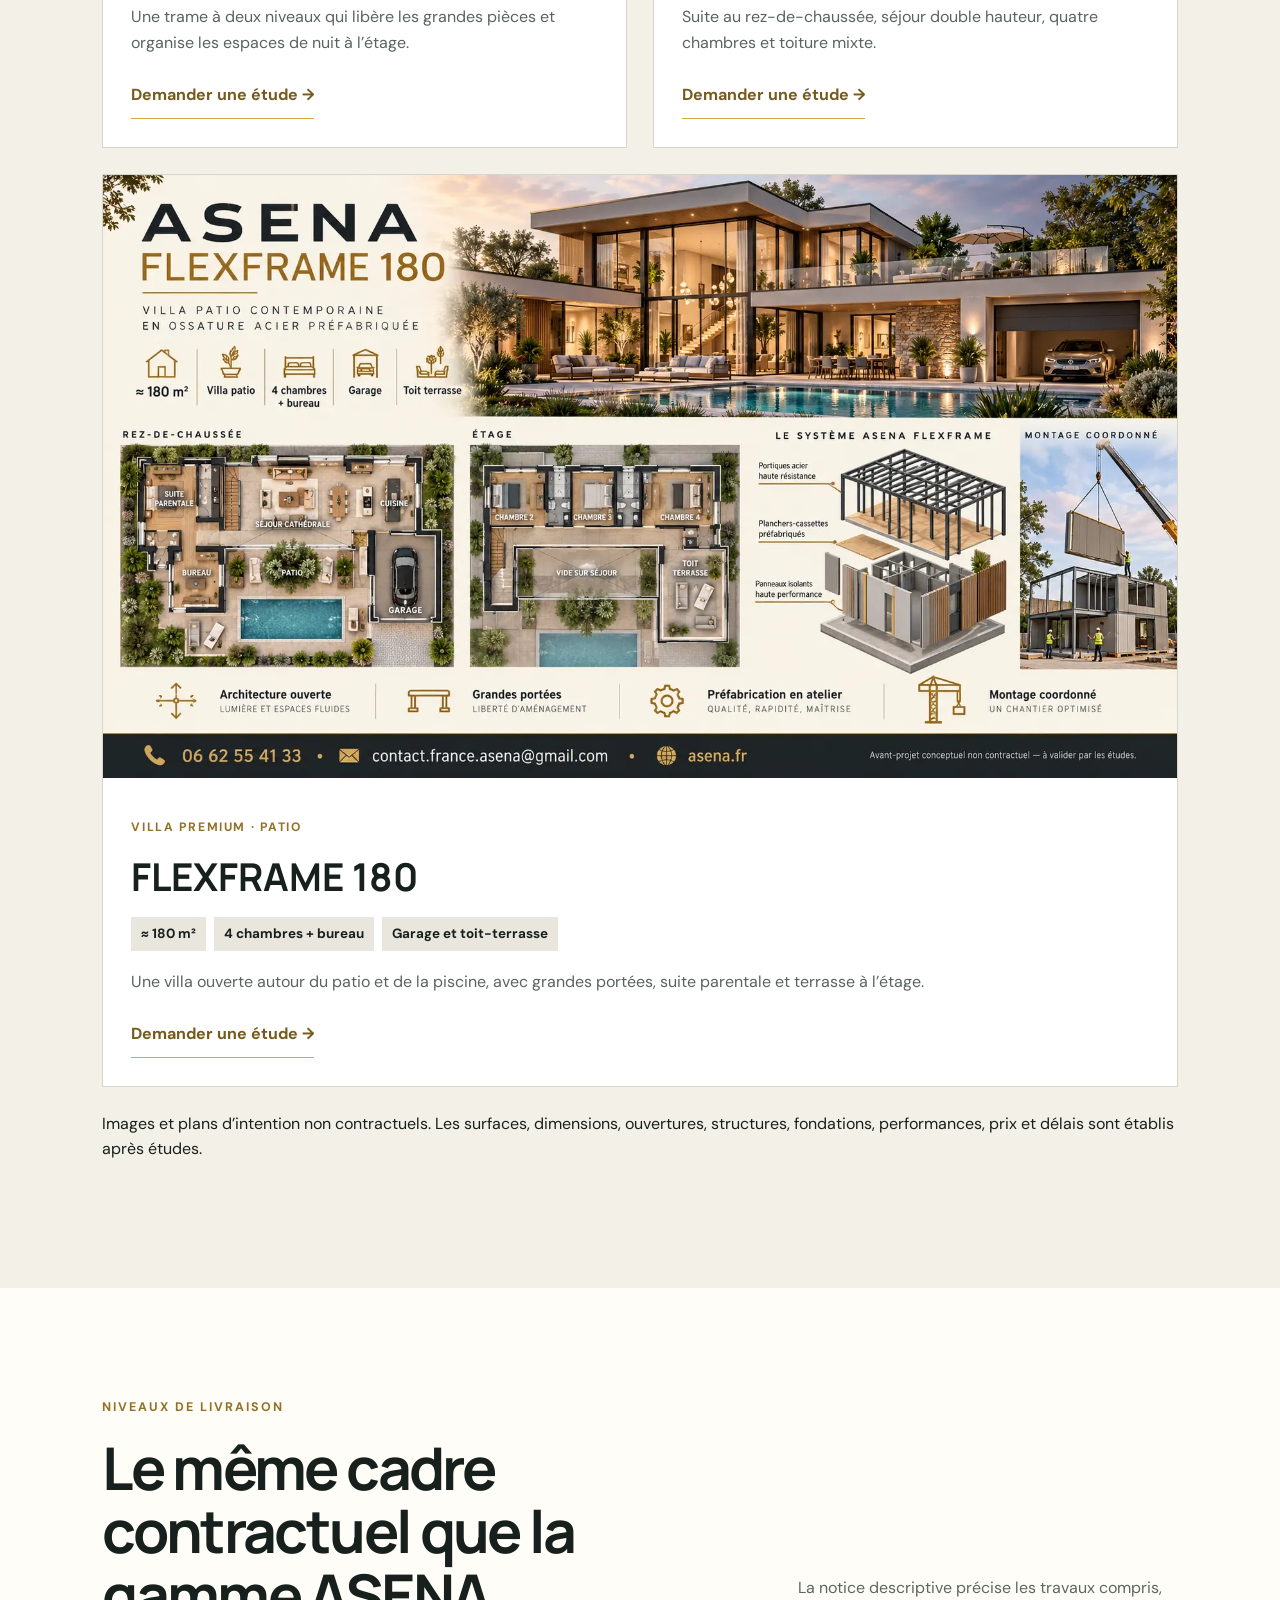
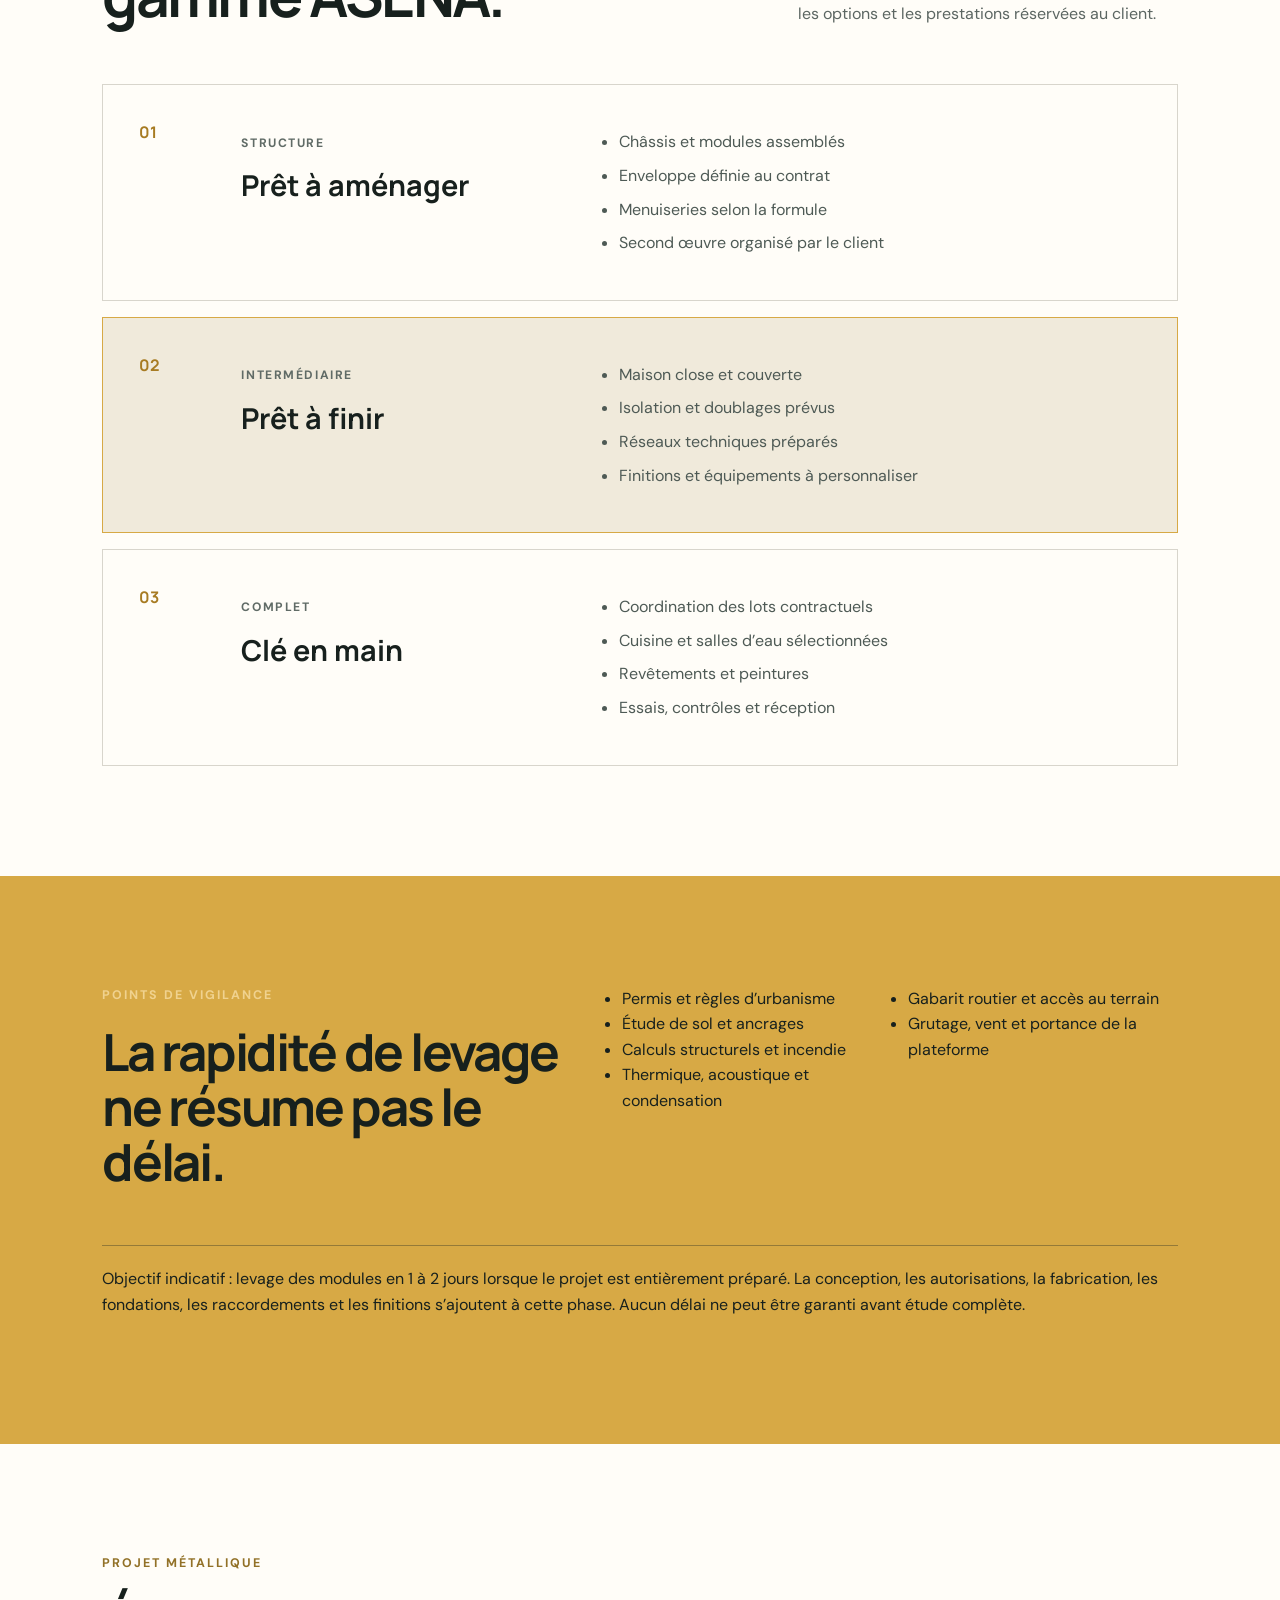
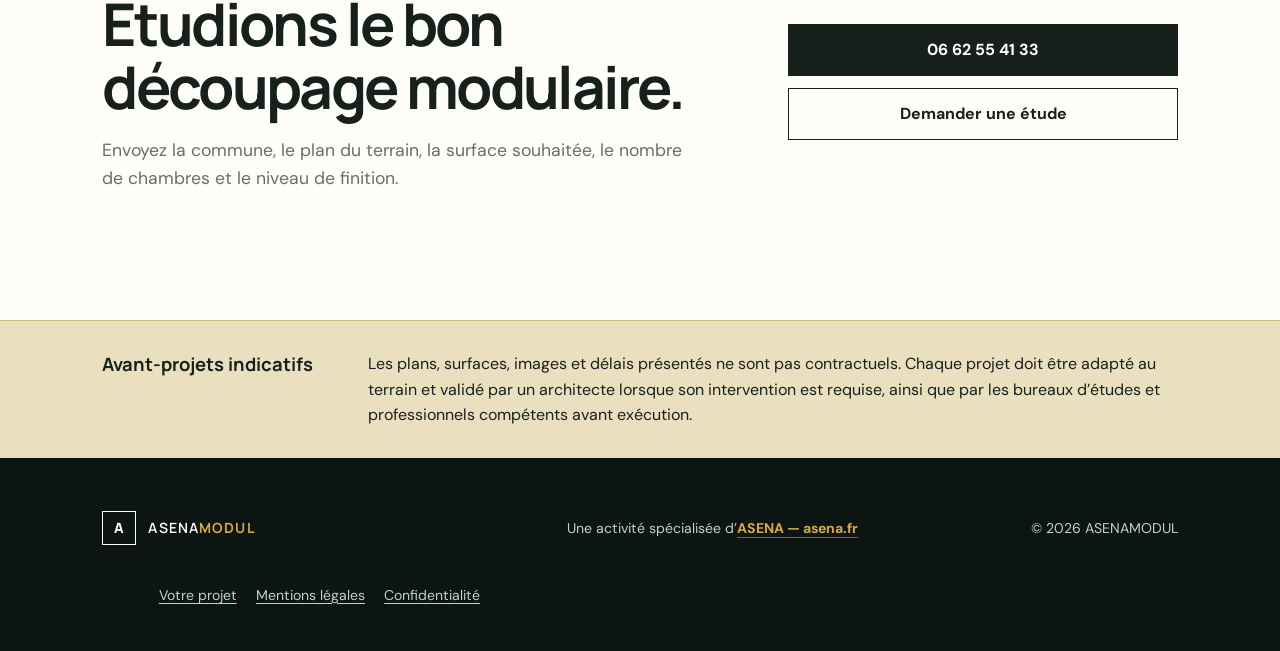
<file: systeme-metallique.html>
<!doctype html>
<html lang="fr"><head>
  <meta charset="utf-8"><meta name="viewport" content="width=device-width,initial-scale=1">
  <title>Construction modulaire métallique — ASENAMODUL</title>
  <meta name="description" content="Le système de construction modulaire métallique ASENAMODUL : conception, ossature acier, fabrication en atelier, transport, levage, assemblage et finitions.">
  <link rel="icon" type="image/svg+xml" href="data:image/svg+xml,%3Csvg xmlns='http://www.w3.org/2000/svg' viewBox='0 0 64 64'%3E%3Crect width='64' height='64' rx='14' fill='%23192420'/%3E%3Cpath d='M12 34 32 17l20 17v17H38V39H26v12H12Z' fill='%23d7a945'/%3E%3C/svg%3E">
  <link rel="preconnect" href="https://fonts.googleapis.com"><link rel="preconnect" href="https://fonts.gstatic.com" crossorigin><link href="https://fonts.googleapis.com/css2?family=DM+Sans:wght@400;500;600;700&family=Manrope:wght@500;600;700;800&display=swap" rel="stylesheet">
  <link rel="stylesheet" href="styles.css?v=21"><link rel="stylesheet" href="site-pages.css?v=21">

<link rel="canonical" href="https://asenamodul.com/systeme-metallique.html">
<meta property="og:title" content="Construction modulaire métallique — ASENAMODUL">
<meta property="og:description" content="Le système de construction modulaire métallique ASENAMODUL : conception, ossature acier, fabrication en atelier, transport, levage, assemblage et finitions.">
<meta property="og:url" content="https://asenamodul.com/systeme-metallique.html">
<meta name="twitter:card" content="summary_large_image">
  <link rel="stylesheet" href="v22.css?v=22">
<style id="mobile-v22-fix">@media (max-width:900px){.hero-copy{width:100%!important;max-width:100%!important;padding-right:20px!important}.hero-copy>p:not(.eyebrow),.hero-copy .eyebrow{width:100%!important;max-width:100%!important;white-space:normal!important;overflow-wrap:anywhere!important}.hero-proof{display:grid!important;grid-template-columns:repeat(3,minmax(0,1fr))!important;gap:8px!important;left:0!important;right:0!important;max-width:100%!important}.hero-proof span{min-width:0!important;overflow-wrap:anywhere!important}}</style>
</head><body>
  <header class="site-header page-header"><a class="brand" href="index.html"><span class="brand-mark">A</span><span>ASENA<b>MODUL</b></span></a><button class="menu-toggle" aria-expanded="false" aria-controls="navigation">Menu</button><nav id="navigation"><a href="index.html">Accueil</a><a href="maisons.html">Nos maisons</a><a href="plans.html">Plans & délais</a><a class="active" href="systeme.html">Le système</a><a href="#contact">Contact</a></nav><a class="header-cta" href="#contact">Étudier mon projet</a></header>
  <main>
    <section class="page-hero metal-hero"><div><p class="eyebrow">ASENA STEEL SYSTEM</p><h1>La maison modulaire métallique.</h1><p>Une ossature acier calculée, des volumes préfabriqués en atelier et un chantier organisé autour du transport, du levage et de l’assemblage.</p></div></section>
    <section class="azur-board section"><figure><img src="asena-neo-96-metal-technique.webp" alt="Fiche technique ASENA NÉO 96 avec maison, modules et plans"><figcaption>ASENA NÉO 96 — avant-projet conceptuel métallique, non contractuel.</figcaption></figure></section>
    <section class="detail-intro section"><div><p class="eyebrow dark">Le principe</p><h2>Une maison conçue comme un assemblage de volumes.</h2></div><div><p>La structure principale est formée de cadres métalliques dimensionnés par un bureau d’études. Chaque module constitue une partie transportable de la maison : chambre, séjour, bloc technique ou circulation.</p><p>Les modules peuvent recevoir en atelier une partie de l’isolation, des menuiseries, des cloisons, des réseaux et des finitions. Ils sont ensuite transportés, levés et reliés sur des fondations préparées.</p><p>Il ne s’agit pas automatiquement de conteneurs maritimes recyclés : la trame, les sections d’acier, les ouvertures et les assemblages sont conçus pour le projet.</p></div></section>
    <section class="layer-section section"><div class="section-heading"><div><p class="eyebrow dark">Composition d’un module</p><h2>Six fonctions coordonnées dès les études.</h2></div><p>La performance dépend autant de la structure que du traitement des jonctions entre les modules.</p></div><div class="layer-grid"><article><span>01</span><h3>Châssis acier</h3><p>Poteaux, poutres, plancher et contreventement calculés selon les charges, les ouvertures, le transport, le levage et la zone du projet.</p></article><article><span>02</span><h3>Plancher</h3><p>Composition sèche ou mixte, isolée et protégée, adaptée aux charges d’usage et à l’acoustique recherchée.</p></article><article><span>03</span><h3>Enveloppe isolée</h3><p>Isolation continue, membranes et parements choisis après étude thermique et hygrothermique, avec traitement des ponts thermiques.</p></article><article><span>04</span><h3>Menuiseries</h3><p>Baies aluminium ou PVC intégrées à l’enveloppe, avec calfeutrement, étanchéité et protections solaires selon le projet.</p></article><article><span>05</span><h3>Réseaux</h3><p>Électricité, plomberie, ventilation et évacuations préparées dans des zones accessibles, puis raccordées entre modules sur site.</p></article><article><span>06</span><h3>Façade et toiture</h3><p>Bardage, enduit sur support adapté ou façade mixte. Toit plat ou toiture rapportée en tuiles selon l’architecture et l’urbanisme.</p></article></div></section>
    <section class="sequence section"><div class="section-heading"><div><p class="eyebrow">Du plan à la réception</p><h2>Atelier et chantier avancent en parallèle.</h2></div><p>Le délai final dépend surtout des études, des autorisations, de la capacité de production, des fondations et des raccordements.</p></div><div class="sequence-columns"><div><h3>En atelier</h3><ol><li><b>Études techniques</b><span>Trame, sections, assemblages, levage, thermique, acoustique et réseaux.</span></li><li><b>Fabrication des châssis</b><span>Découpe, soudage ou boulonnage, protection anticorrosion et contrôles.</span></li><li><b>Fermeture du module</b><span>Plancher, parois, isolation, membranes, menuiseries et façade.</span></li><li><b>Pré-équipement</b><span>Cloisons, réseaux et finitions selon le niveau de livraison.</span></li><li><b>Contrôle départ</b><span>Dimensions, protections de transport, repérage et documents de suivi.</span></li></ol></div><div><h3>Sur le terrain</h3><ol><li><b>Fondations</b><span>Étude de sol, terrassement, appuis, ancrages, attentes et réseaux.</span></li><li><b>Préparation logistique</b><span>Convoi, accès, rayon de grue, portance et ordre de livraison.</span></li><li><b>Levage</b><span>Pose et stabilité provisoire suivant le plan de levage.</span></li><li><b>Assemblage</b><span>Liaisons mécaniques, raccords, étanchéité et traitement acoustique.</span></li><li><b>Achèvement</b><span>Finitions, essais des réseaux, contrôles et réception.</span></li></ol></div></div></section>
    <section class="technology section"><div class="section-heading"><div><p class="eyebrow dark">Le modèle pilote</p><h2>ASENA NÉO 96</h2></div><p>Une base compacte et évolutive permettant d’étudier la répétition des modules et la superposition sur deux niveaux.</p></div><div class="technology-grid"><article><b>96</b><h3>Environ 96 m²</h3><p>Surface indicative répartie sur un rez-de-chaussée et un étage.</p></article><article><b>4</b><h3>Quatre modules</h3><p>Deux volumes par niveau, reliés autour de la circulation et des réseaux.</p></article><article><b>3 + 1</b><h3>Trois chambres et bureau</h3><p>Le bureau du rez-de-chaussée peut devenir une chambre d’appoint.</p></article><article><b>1–2 J</b><h3>Objectif de levage</h3><p>Montage indicatif des volumes, uniquement si fondations, accès et logistique sont prêts.</p></article></div></section>
    <section class="flexframe-range section"><div class="section-heading"><div><p class="eyebrow dark">Catalogue métallique</p><h2>Cinq modèles ASENA FLEXFRAME.</h2></div><p>Du plain-pied compact à la villa premium, chaque modèle constitue une base de discussion à adapter au terrain, à l’urbanisme et au niveau de finition.</p></div><div class="flexframe-grid">
      <article><img src="flexframe-78.webp" alt="ASENA FLEXFRAME 78, maison métallique compacte de plain-pied"><div><p class="model-range">Compact · Plain-pied</p><h3>FLEXFRAME 78</h3><div class="model-specs"><span>≈ 78 m²</span><span>2 chambres + bureau</span><span>Toit plat ou tuiles</span></div><p>Une maison compacte avec séjour-cuisine ouvert, bureau évolutif et terrasse couverte en L.</p><a class="model-cta" href="mailto:contact.france.asena@gmail.com?subject=Etude%20ASENA%20FLEXFRAME%2078">Demander une étude →</a></div></article>
      <article><img src="flexframe-105.webp" alt="ASENA FLEXFRAME 105, maison familiale métallique en L"><div><p class="model-range">Familiale · Plain-pied en L</p><h3>FLEXFRAME 105</h3><div class="model-specs"><span>≈ 105 m²</span><span>3 chambres</span><span>Toiture tuiles</span></div><p>Trois chambres et une grande pièce de vie organisées autour d’un patio protégé.</p><a class="model-cta" href="mailto:contact.france.asena@gmail.com?subject=Etude%20ASENA%20FLEXFRAME%20105">Demander une étude →</a></div></article>
      <article><img src="flexframe-128.webp" alt="ASENA FLEXFRAME 128, maison métallique à étage"><div><p class="model-range">Évolutive · R+1</p><h3>FLEXFRAME 128</h3><div class="model-specs"><span>≈ 128 m²</span><span>3 chambres + bureau</span><span>Toit plat ou tuiles</span></div><p>Une trame à deux niveaux qui libère les grandes pièces et organise les espaces de nuit à l’étage.</p><a class="model-cta" href="mailto:contact.france.asena@gmail.com?subject=Etude%20ASENA%20FLEXFRAME%20128">Demander une étude →</a></div></article>
      <article><img src="flexframe-152.webp" alt="ASENA FLEXFRAME 152, grande maison métallique avec garage"><div><p class="model-range">Grande familiale · R+1</p><h3>FLEXFRAME 152</h3><div class="model-specs"><span>≈ 152 m²</span><span>4 chambres + bureau</span><span>Garage intégré</span></div><p>Suite au rez-de-chaussée, séjour double hauteur, quatre chambres et toiture mixte.</p><a class="model-cta" href="mailto:contact.france.asena@gmail.com?subject=Etude%20ASENA%20FLEXFRAME%20152">Demander une étude →</a></div></article>
      <article class="wide"><img src="flexframe-180.webp" alt="ASENA FLEXFRAME 180, villa patio premium en ossature acier"><div><p class="model-range">Villa premium · Patio</p><h3>FLEXFRAME 180</h3><div class="model-specs"><span>≈ 180 m²</span><span>4 chambres + bureau</span><span>Garage et toit-terrasse</span></div><p>Une villa ouverte autour du patio et de la piscine, avec grandes portées, suite parentale et terrasse à l’étage.</p><a class="model-cta" href="mailto:contact.france.asena@gmail.com?subject=Etude%20ASENA%20FLEXFRAME%20180">Demander une étude →</a></div></article>
    </div><p class="concept-note">Images et plans d’intention non contractuels. Les surfaces, dimensions, ouvertures, structures, fondations, performances, prix et délais sont établis après études.</p></section>
    <section class="finish-detail section"><div class="section-heading"><div><p class="eyebrow dark">Niveaux de livraison</p><h2>Le même cadre contractuel que la gamme ASENA.</h2></div><p>La notice descriptive précise les travaux compris, les options et les prestations réservées au client.</p></div><div class="finish-stack"><article><div class="finish-index">01</div><div><p class="finish-kicker">Structure</p><h3>Prêt à aménager</h3></div><ul><li>Châssis et modules assemblés</li><li>Enveloppe définie au contrat</li><li>Menuiseries selon la formule</li><li>Second œuvre organisé par le client</li></ul></article><article class="finish-main"><div class="finish-index">02</div><div><p class="finish-kicker">Intermédiaire</p><h3>Prêt à finir</h3></div><ul><li>Maison close et couverte</li><li>Isolation et doublages prévus</li><li>Réseaux techniques préparés</li><li>Finitions et équipements à personnaliser</li></ul></article><article><div class="finish-index">03</div><div><p class="finish-kicker">Complet</p><h3>Clé en main</h3></div><ul><li>Coordination des lots contractuels</li><li>Cuisine et salles d’eau sélectionnées</li><li>Revêtements et peintures</li><li>Essais, contrôles et réception</li></ul></article></div></section>
    <section class="limits section"><div><p class="eyebrow">Points de vigilance</p><h2>La rapidité de levage ne résume pas le délai.</h2></div><ul><li>Permis et règles d’urbanisme</li><li>Étude de sol et ancrages</li><li>Calculs structurels et incendie</li><li>Thermique, acoustique et condensation</li><li>Gabarit routier et accès au terrain</li><li>Grutage, vent et portance de la plateforme</li></ul><p>Objectif indicatif : levage des modules en 1 à 2 jours lorsque le projet est entièrement préparé. La conception, les autorisations, la fabrication, les fondations, les raccordements et les finitions s’ajoutent à cette phase. Aucun délai ne peut être garanti avant étude complète.</p></section>
    <section class="contact section" id="contact"><div><p class="eyebrow dark">Projet métallique</p><h2>Étudions le bon découpage modulaire.</h2><p>Envoyez la commune, le plan du terrain, la surface souhaitée, le nombre de chambres et le niveau de finition.</p></div><div class="contact-actions"><a class="btn btn-dark" href="tel:+33662554133">06 62 55 41 33</a><a class="btn btn-outline" href="mailto:contact.france.asena@gmail.com?subject=Etude%20maison%20modulaire%20metallique">Demander une étude</a></div></section>
  </main><footer><div class="brand footer-brand"><span class="brand-mark">A</span><span>ASENA<b>MODUL</b></span></div><p>Une activité spécialisée d’<a class="asena-parent" href="https://asena.fr" target="_blank" rel="noopener">ASENA — asena.fr</a></p><p>© 2026 ASENAMODUL</p></footer><script src="script.js?v=21"></script>
</body></html>
</file>
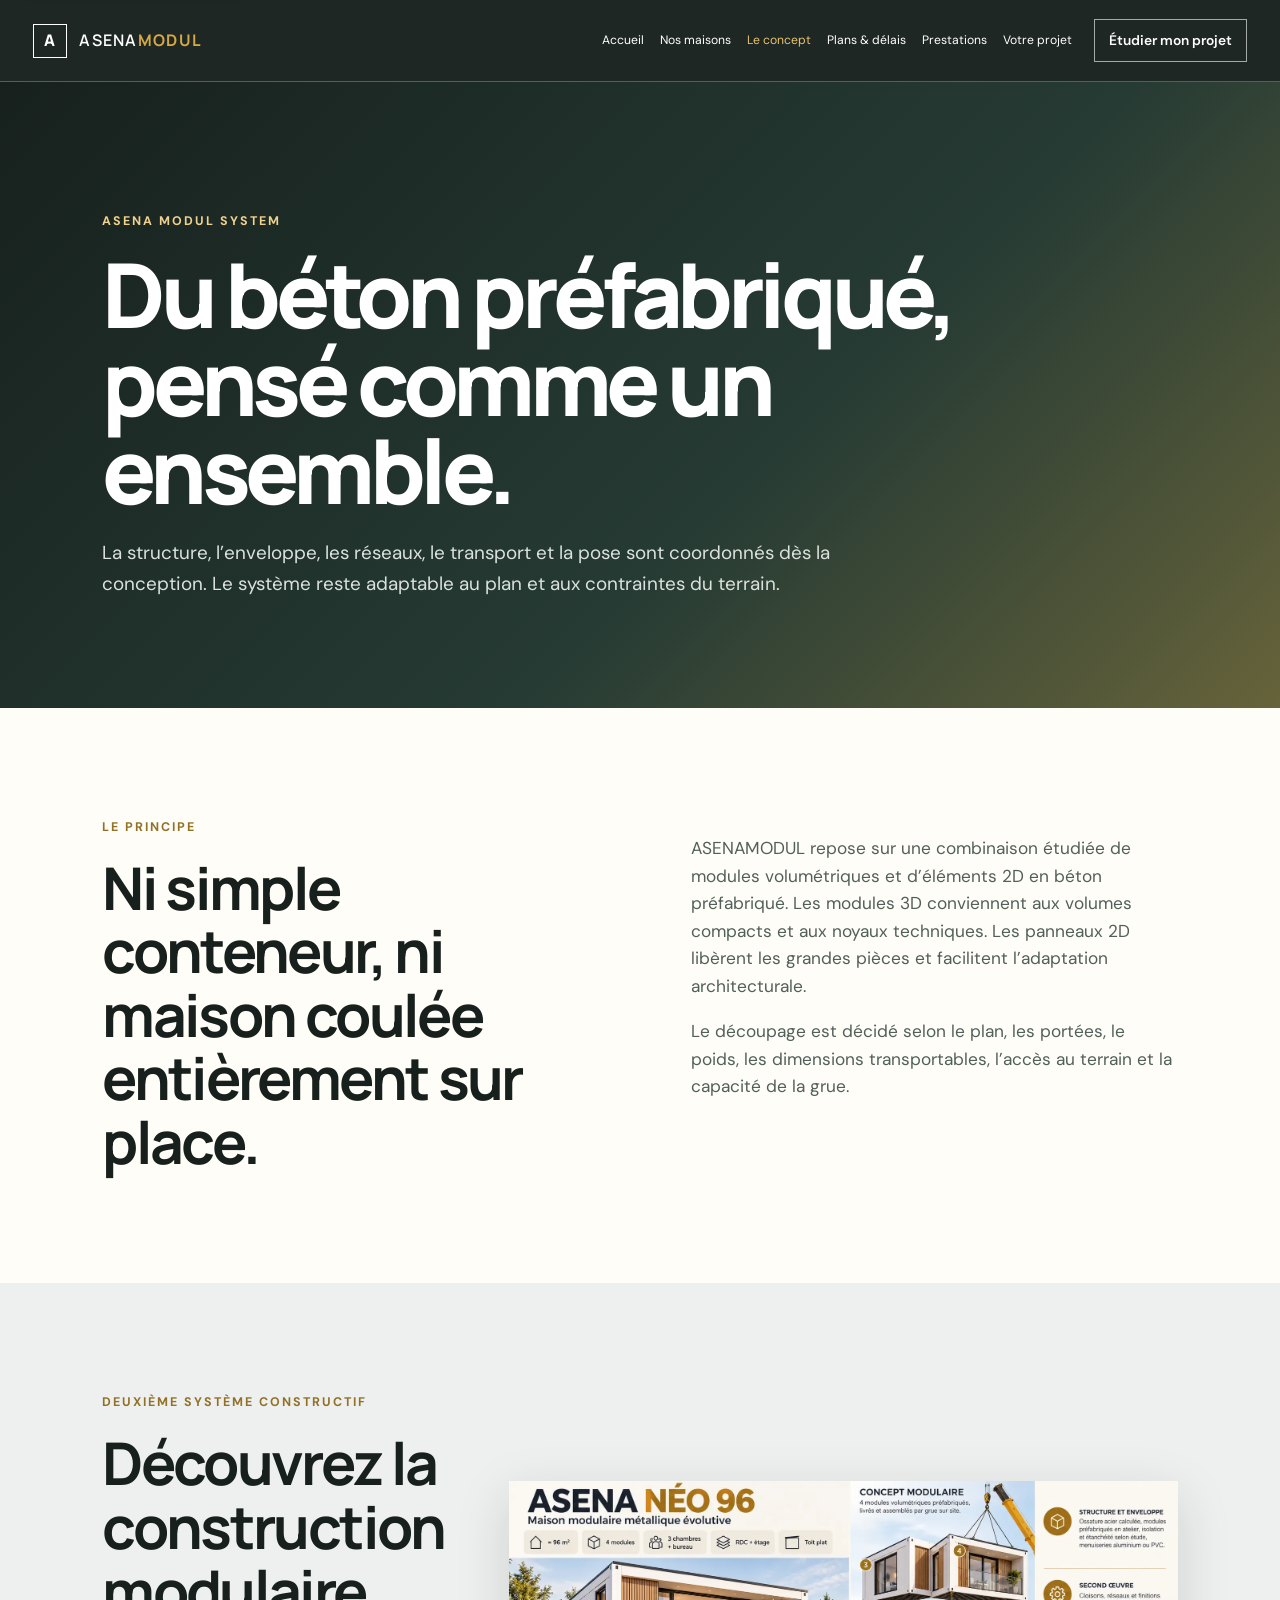
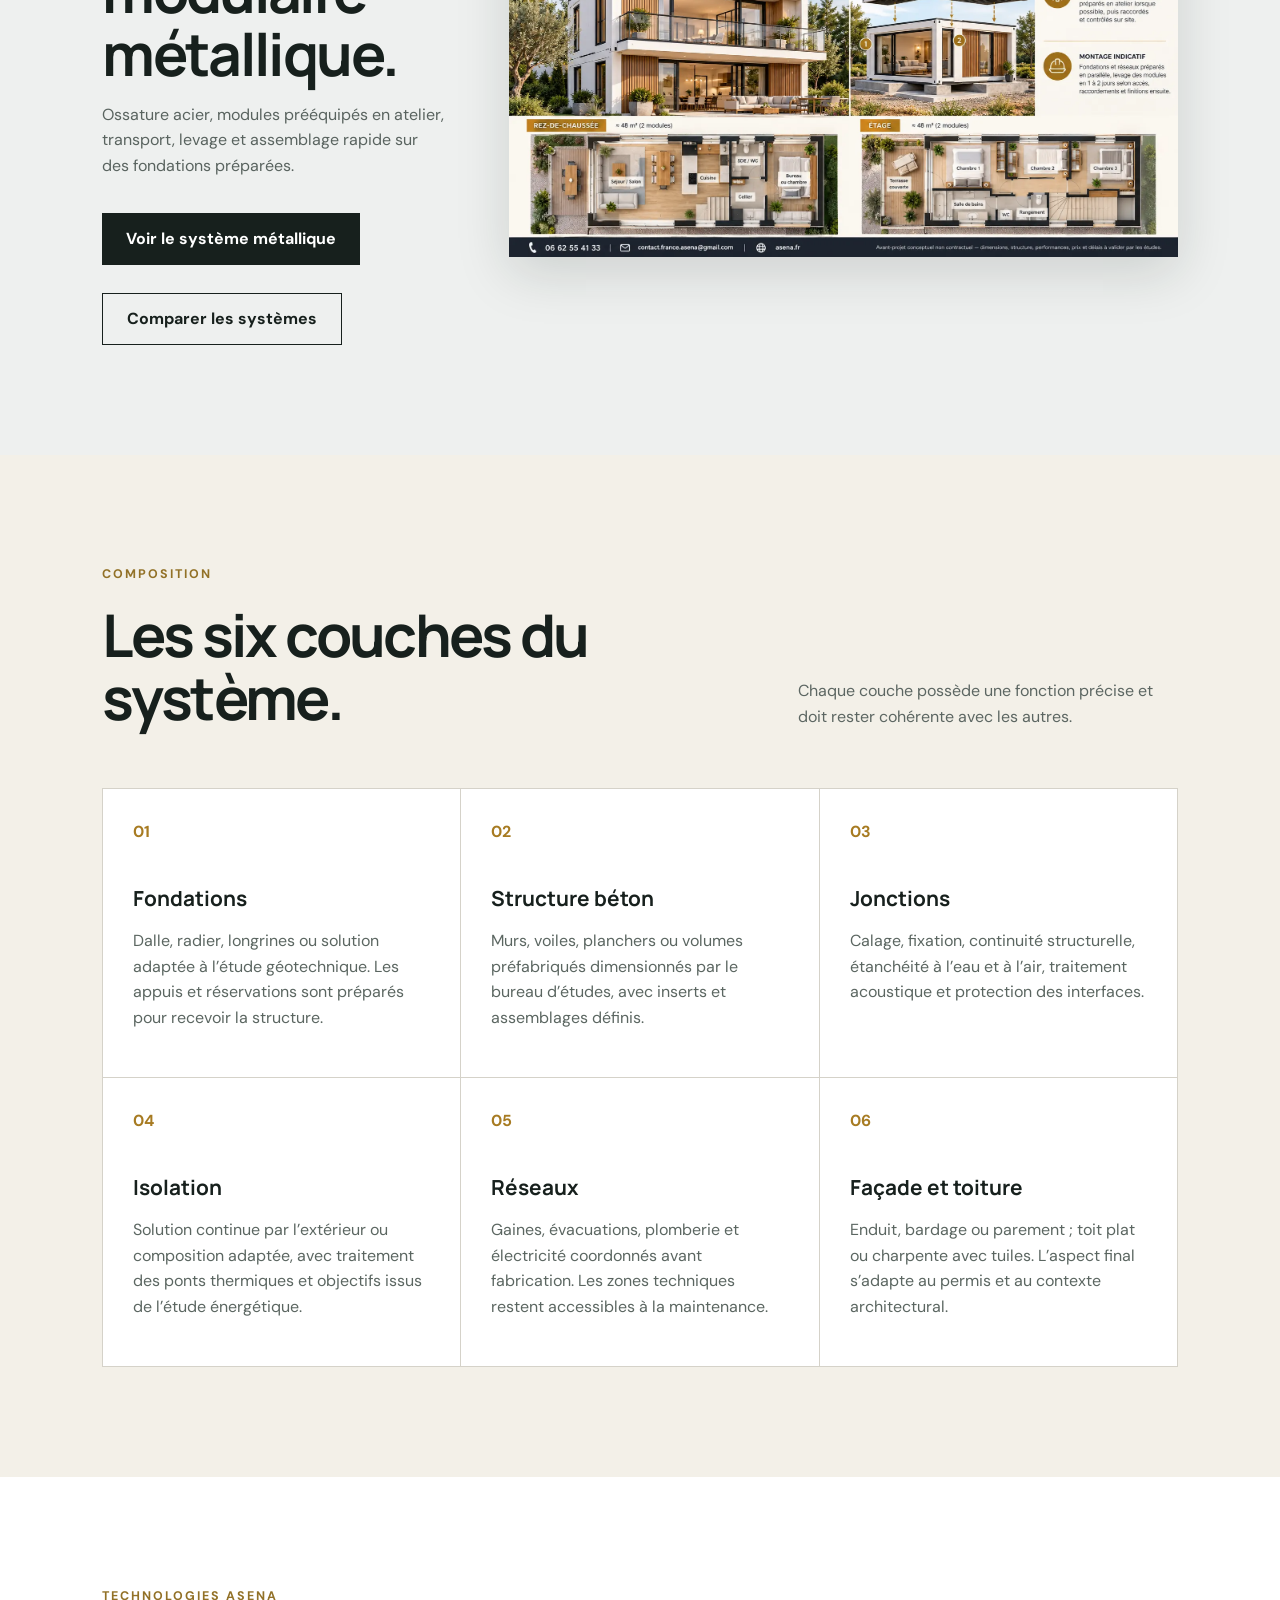
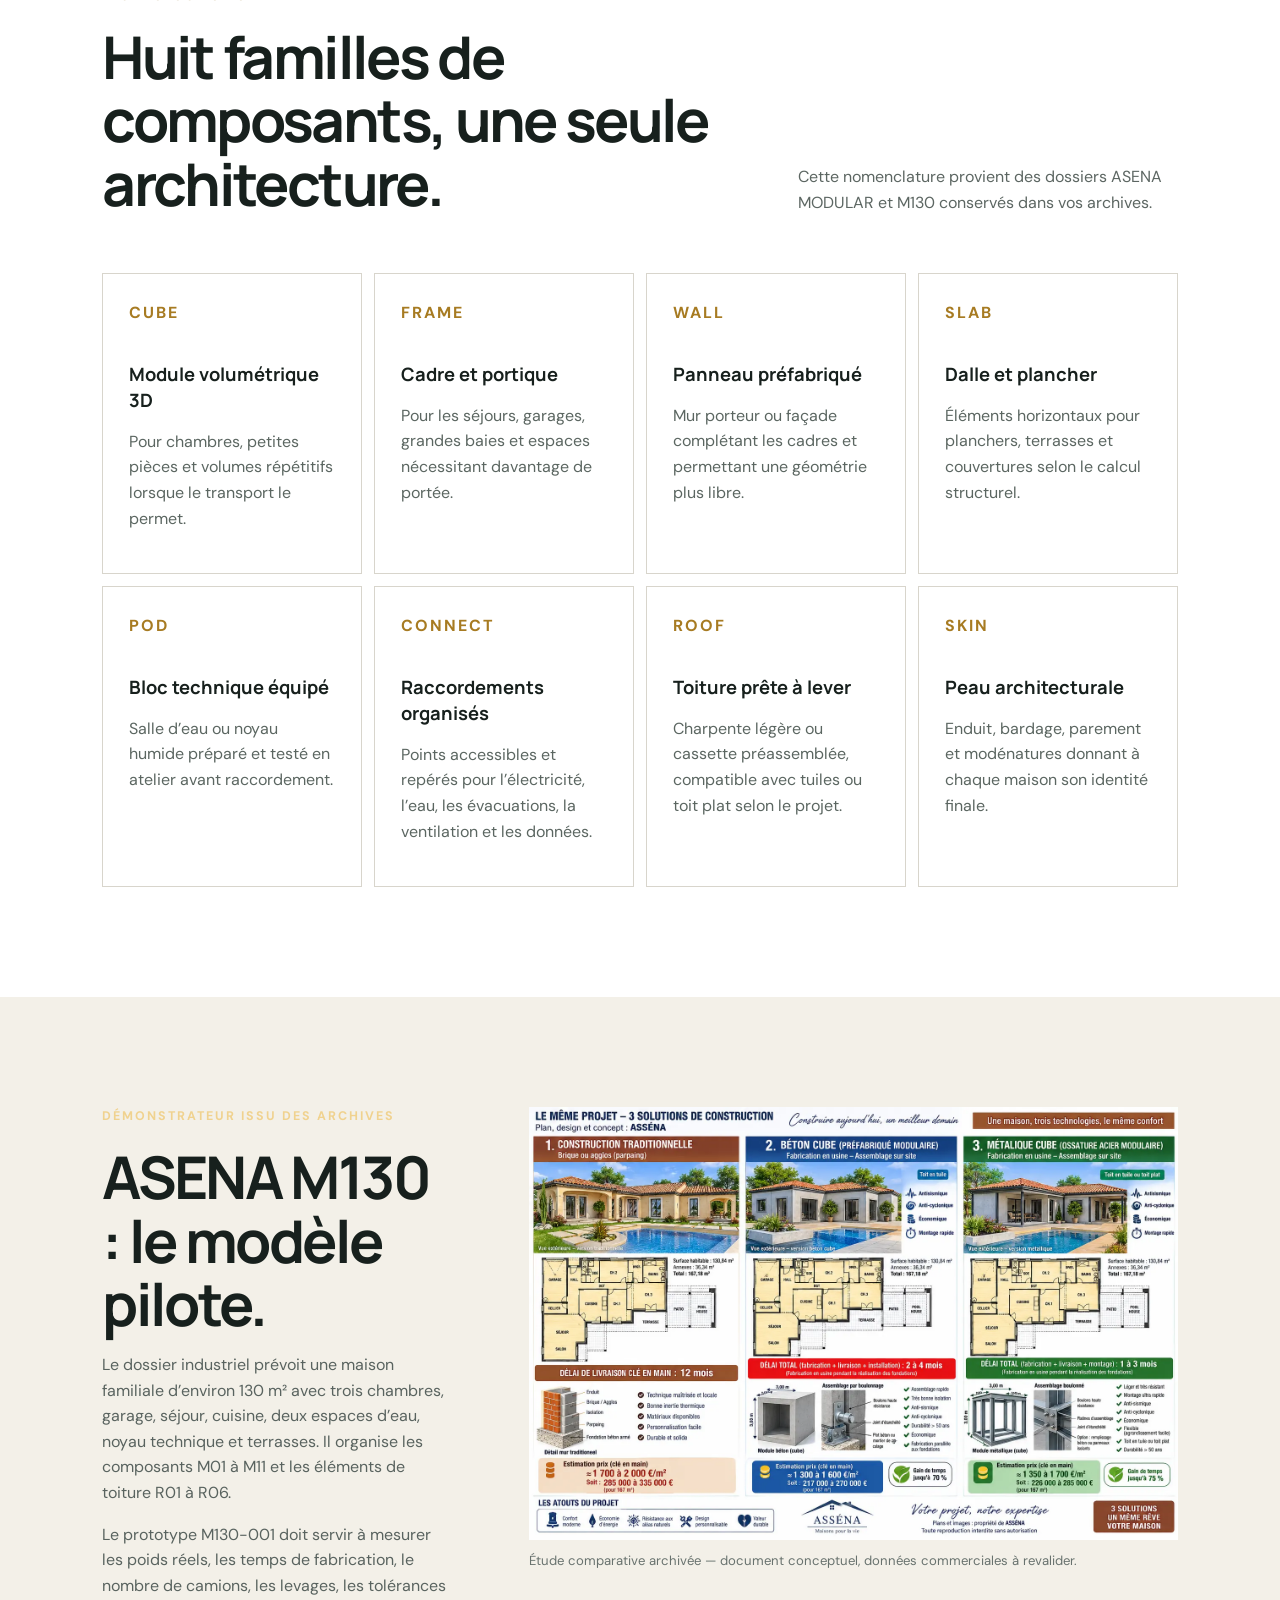
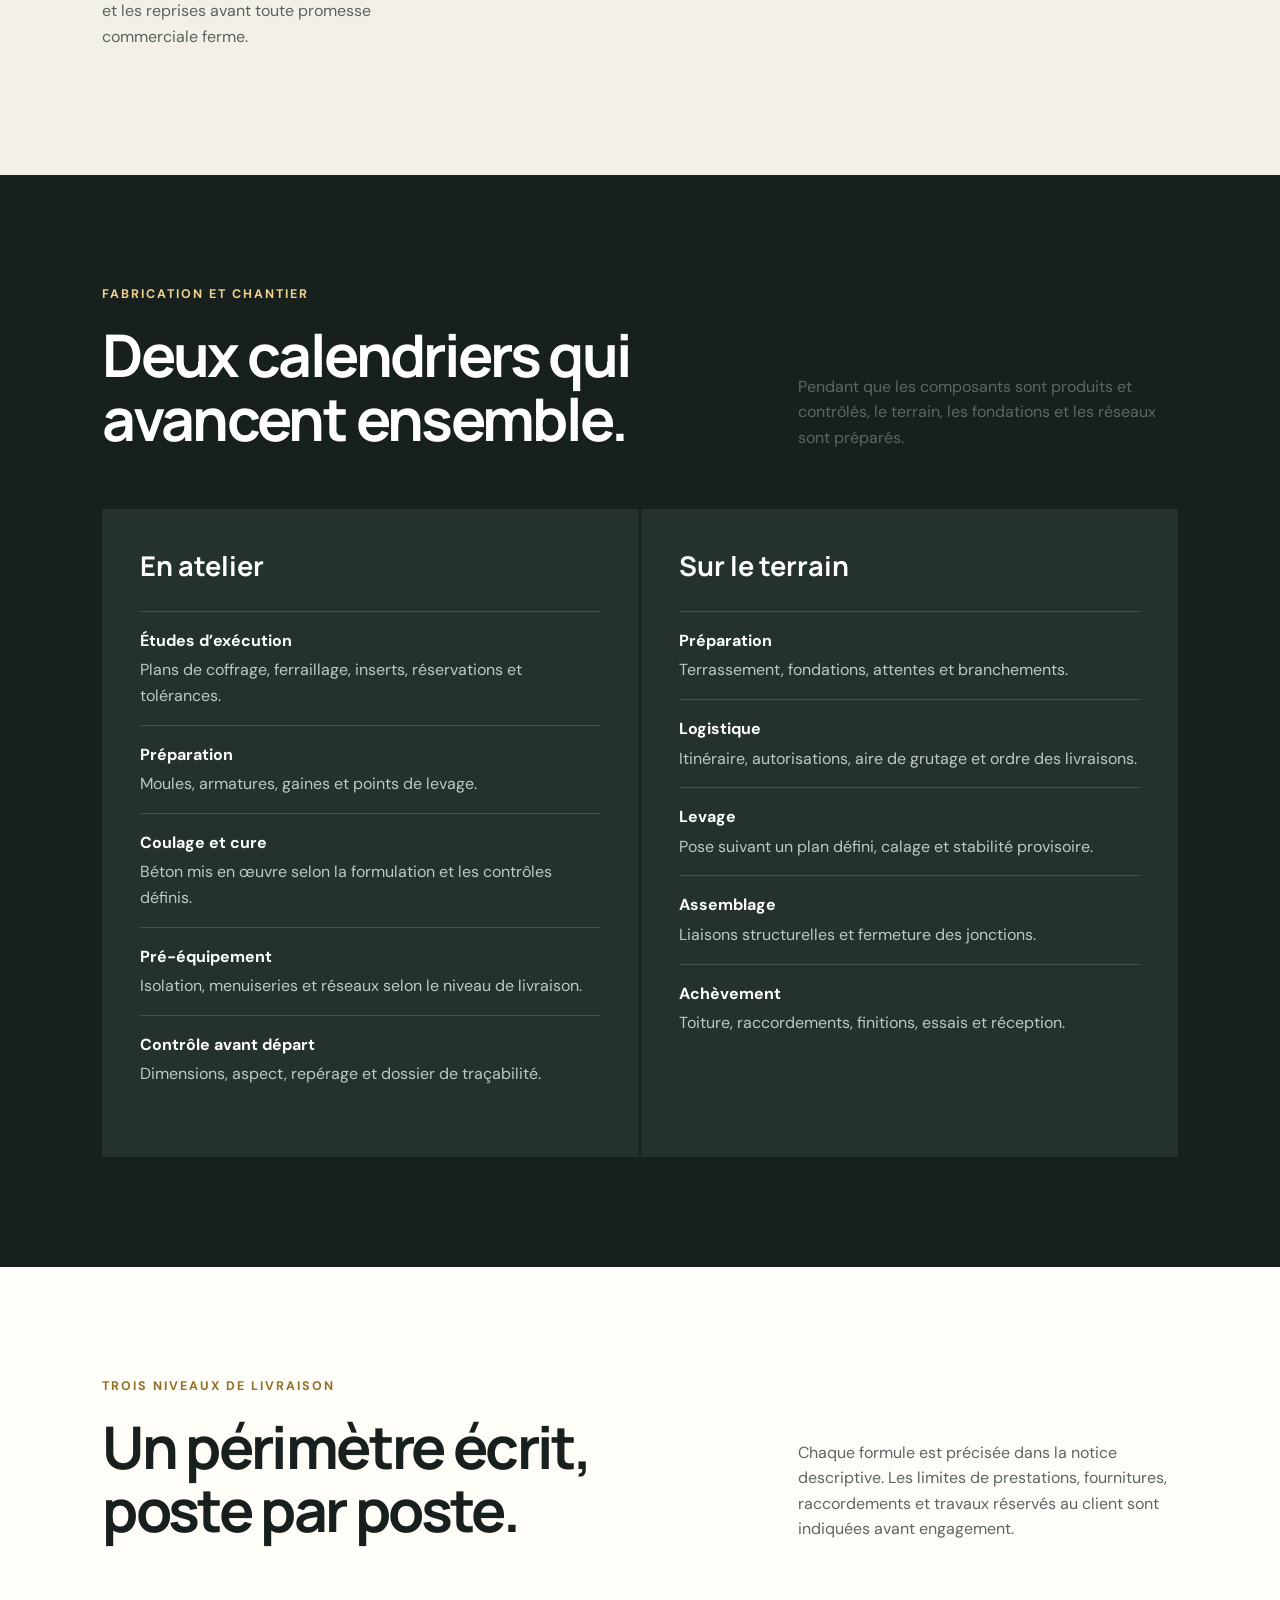
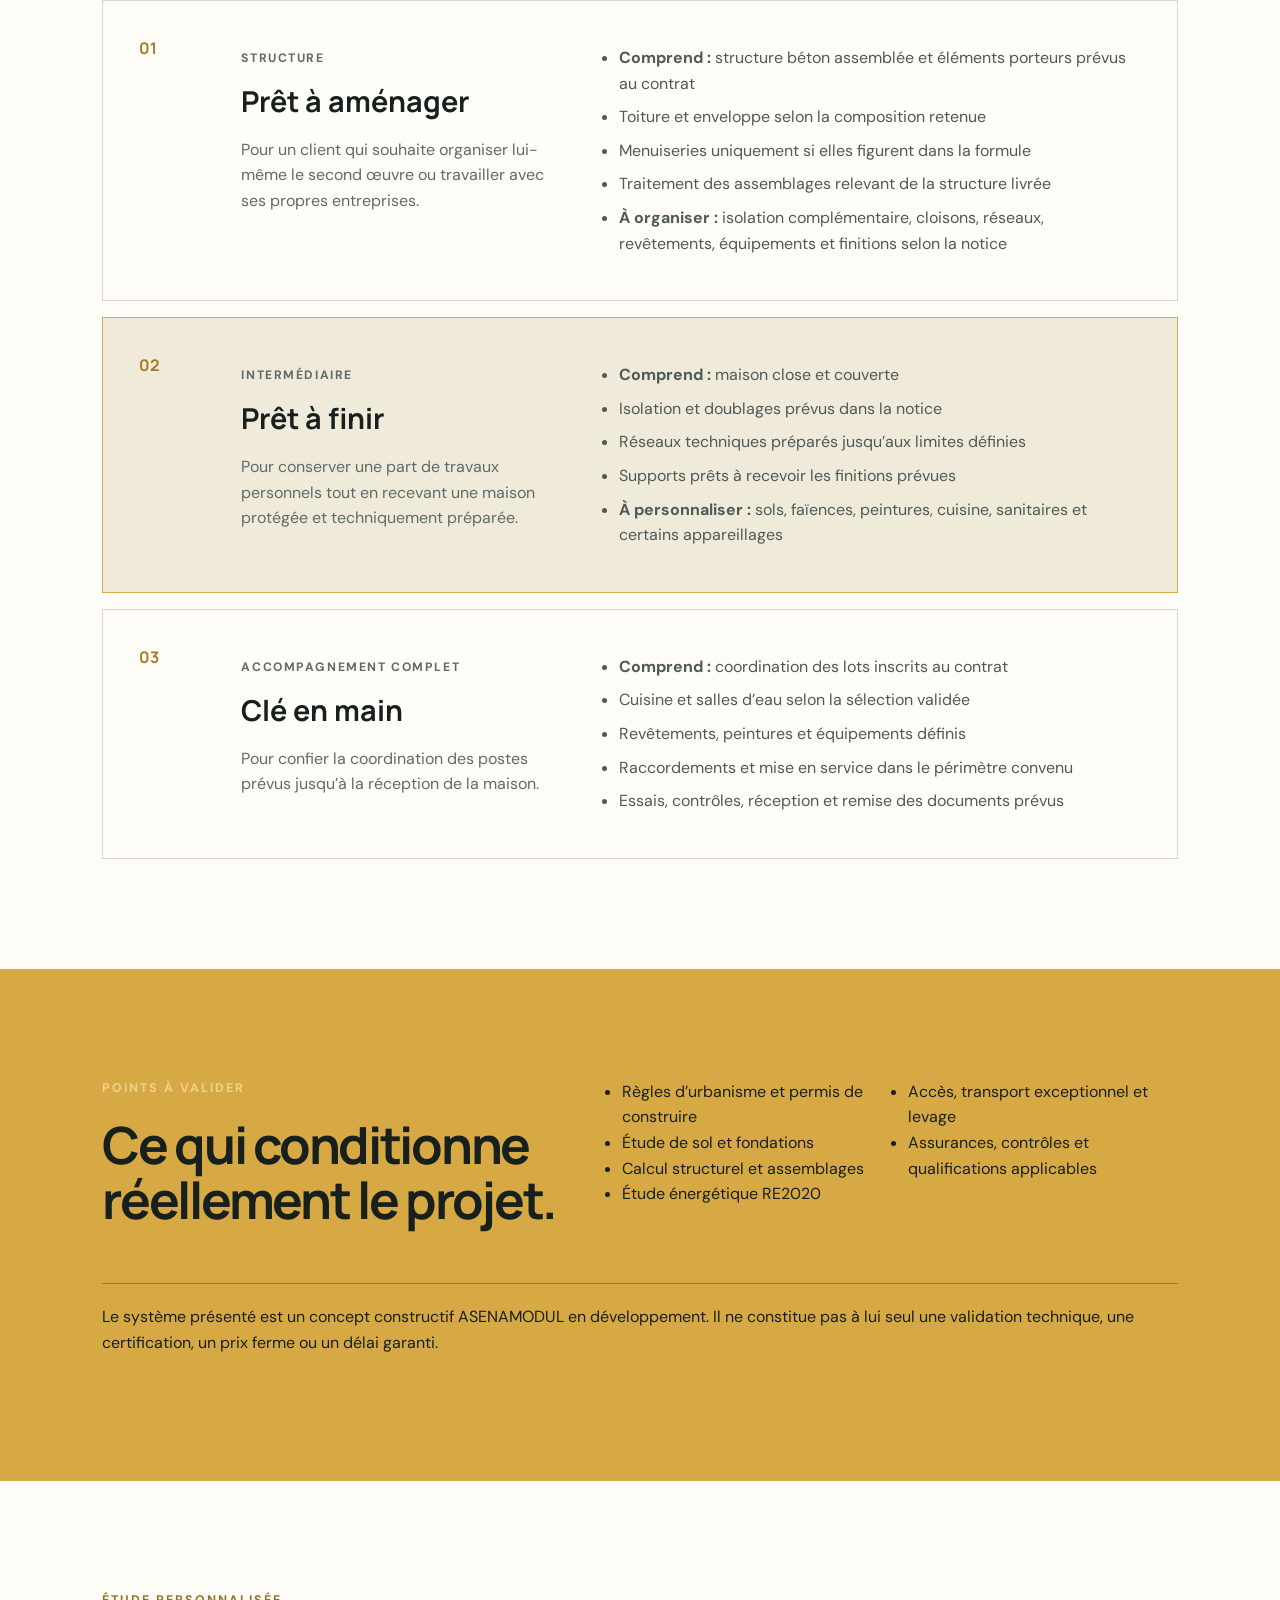
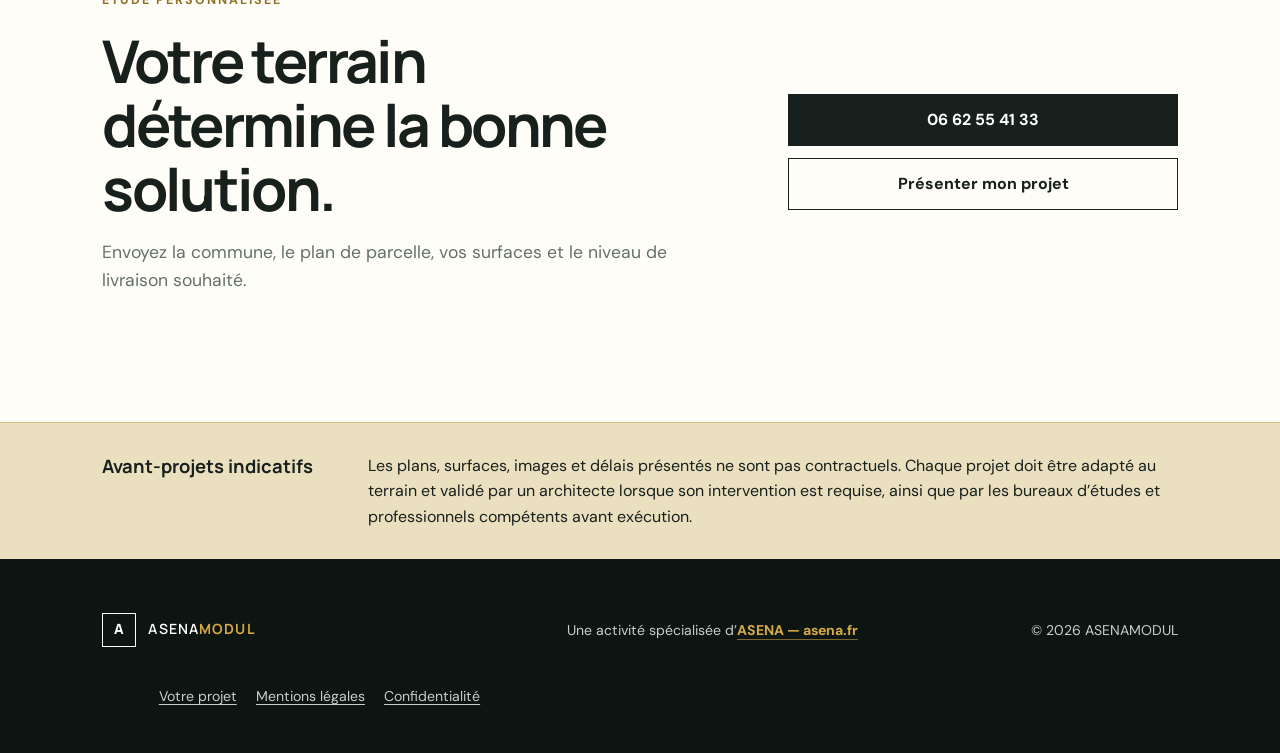
<file: systeme.html>
<!doctype html>
<html lang="fr"><head>
  <meta charset="utf-8"><meta name="viewport" content="width=device-width,initial-scale=1"><title>Le système constructif — ASENAMODUL</title>
  <meta name="description" content="Comprendre en détail le système constructif ASENAMODUL, de la préfabrication des éléments en béton à l’assemblage et aux trois niveaux de livraison.">
  <link rel="icon" type="image/svg+xml" href="data:image/svg+xml,%3Csvg xmlns='http://www.w3.org/2000/svg' viewBox='0 0 64 64'%3E%3Crect width='64' height='64' rx='14' fill='%23192420'/%3E%3Cpath d='M12 34 32 17l20 17v17H38V39H26v12H12Z' fill='%23d7a945'/%3E%3C/svg%3E">
  <link rel="preconnect" href="https://fonts.googleapis.com"><link rel="preconnect" href="https://fonts.gstatic.com" crossorigin><link href="https://fonts.googleapis.com/css2?family=DM+Sans:wght@400;500;600;700&family=Manrope:wght@500;600;700;800&display=swap" rel="stylesheet">
  <link rel="stylesheet" href="styles.css?v=21"><link rel="stylesheet" href="site-pages.css?v=21">

<link rel="canonical" href="https://asenamodul.com/systeme.html">
<meta property="og:title" content="Le système constructif — ASENAMODUL">
<meta property="og:description" content="Comprendre en détail le système constructif ASENAMODUL, de la préfabrication des éléments en béton à l’assemblage et aux trois niveaux de livraison.">
<meta property="og:url" content="https://asenamodul.com/systeme.html">
<meta name="twitter:card" content="summary_large_image">
  <link rel="stylesheet" href="v22.css?v=22">
<style id="mobile-v22-fix">@media (max-width:900px){.hero-copy{width:100%!important;max-width:100%!important;padding-right:20px!important}.hero-copy>p:not(.eyebrow),.hero-copy .eyebrow{width:100%!important;max-width:100%!important;white-space:normal!important;overflow-wrap:anywhere!important}.hero-proof{display:grid!important;grid-template-columns:repeat(3,minmax(0,1fr))!important;gap:8px!important;left:0!important;right:0!important;max-width:100%!important}.hero-proof span{min-width:0!important;overflow-wrap:anywhere!important}}</style>
</head><body>
  <header class="site-header page-header"><a class="brand" href="index.html"><span class="brand-mark">A</span><span>ASENA<b>MODUL</b></span></a><button class="menu-toggle" aria-expanded="false" aria-controls="navigation">Menu</button><nav id="navigation"><a href="index.html">Accueil</a><a href="maisons.html">Nos maisons</a><a href="plans.html">Plans & délais</a><a class="active" href="systeme.html">Le système</a><a href="#contact">Contact</a></nav><a class="header-cta" href="#contact">Étudier mon projet</a></header>
  <main>
    <section class="page-hero system-page-hero"><div><p class="eyebrow">ASENA MODUL SYSTEM</p><h1>Du béton préfabriqué, pensé comme un ensemble.</h1><p>La structure, l’enveloppe, les réseaux, le transport et la pose sont coordonnés dès la conception. Le système reste adaptable au plan et aux contraintes du terrain.</p></div></section>
    <section class="detail-intro section"><div><p class="eyebrow dark">Le principe</p><h2>Ni simple conteneur, ni maison coulée entièrement sur place.</h2></div><div><p>ASENAMODUL repose sur une combinaison étudiée de modules volumétriques et d’éléments 2D en béton préfabriqué. Les modules 3D conviennent aux volumes compacts et aux noyaux techniques. Les panneaux 2D libèrent les grandes pièces et facilitent l’adaptation architecturale.</p><p>Le découpage est décidé selon le plan, les portées, le poids, les dimensions transportables, l’accès au terrain et la capacité de la grue.</p></div></section>
    <section class="metal-callout section"><div><p class="eyebrow dark">Deuxième système constructif</p><h2>Découvrez la construction modulaire métallique.</h2><p>Ossature acier, modules prééquipés en atelier, transport, levage et assemblage rapide sur des fondations préparées.</p><div class="inline-actions"><a class="btn btn-dark" href="systeme-metallique.html">Voir le système métallique</a><a class="btn btn-outline" href="comparatif.html">Comparer les systèmes</a></div></div><img src="asena-neo-96-metal-technique.webp" alt="ASENA NÉO 96, maison modulaire métallique et principe d’assemblage"></section>
    <section class="layer-section section"><div class="section-heading"><div><p class="eyebrow dark">Composition</p><h2>Les six couches du système.</h2></div><p>Chaque couche possède une fonction précise et doit rester cohérente avec les autres.</p></div><div class="layer-grid"><article><span>01</span><h3>Fondations</h3><p>Dalle, radier, longrines ou solution adaptée à l’étude géotechnique. Les appuis et réservations sont préparés pour recevoir la structure.</p></article><article><span>02</span><h3>Structure béton</h3><p>Murs, voiles, planchers ou volumes préfabriqués dimensionnés par le bureau d’études, avec inserts et assemblages définis.</p></article><article><span>03</span><h3>Jonctions</h3><p>Calage, fixation, continuité structurelle, étanchéité à l’eau et à l’air, traitement acoustique et protection des interfaces.</p></article><article><span>04</span><h3>Isolation</h3><p>Solution continue par l’extérieur ou composition adaptée, avec traitement des ponts thermiques et objectifs issus de l’étude énergétique.</p></article><article><span>05</span><h3>Réseaux</h3><p>Gaines, évacuations, plomberie et électricité coordonnés avant fabrication. Les zones techniques restent accessibles à la maintenance.</p></article><article><span>06</span><h3>Façade et toiture</h3><p>Enduit, bardage ou parement ; toit plat ou charpente avec tuiles. L’aspect final s’adapte au permis et au contexte architectural.</p></article></div></section>
    <section class="technology section"><div class="section-heading"><div><p class="eyebrow dark">Technologies ASENA</p><h2>Huit familles de composants, une seule architecture.</h2></div><p>Cette nomenclature provient des dossiers ASENA MODULAR et M130 conservés dans vos archives.</p></div><div class="technology-grid"><article><b>CUBE</b><h3>Module volumétrique 3D</h3><p>Pour chambres, petites pièces et volumes répétitifs lorsque le transport le permet.</p></article><article><b>FRAME</b><h3>Cadre et portique</h3><p>Pour les séjours, garages, grandes baies et espaces nécessitant davantage de portée.</p></article><article><b>WALL</b><h3>Panneau préfabriqué</h3><p>Mur porteur ou façade complétant les cadres et permettant une géométrie plus libre.</p></article><article><b>SLAB</b><h3>Dalle et plancher</h3><p>Éléments horizontaux pour planchers, terrasses et couvertures selon le calcul structurel.</p></article><article><b>POD</b><h3>Bloc technique équipé</h3><p>Salle d’eau ou noyau humide préparé et testé en atelier avant raccordement.</p></article><article><b>CONNECT</b><h3>Raccordements organisés</h3><p>Points accessibles et repérés pour l’électricité, l’eau, les évacuations, la ventilation et les données.</p></article><article><b>ROOF</b><h3>Toiture prête à lever</h3><p>Charpente légère ou cassette préassemblée, compatible avec tuiles ou toit plat selon le projet.</p></article><article><b>SKIN</b><h3>Peau architecturale</h3><p>Enduit, bardage, parement et modénatures donnant à chaque maison son identité finale.</p></article></div></section>
    <section class="m130-feature section"><div><p class="eyebrow">Démonstrateur issu des archives</p><h2>ASENA M130 : le modèle pilote.</h2><p>Le dossier industriel prévoit une maison familiale d’environ 130 m² avec trois chambres, garage, séjour, cuisine, deux espaces d’eau, noyau technique et terrasses. Il organise les composants M01 à M11 et les éléments de toiture R01 à R06.</p><p>Le prototype M130-001 doit servir à mesurer les poids réels, les temps de fabrication, le nombre de camions, les levages, les tolérances et les reprises avant toute promesse commerciale ferme.</p></div><figure><img src="archive-asena-trois-solutions.webp" alt="Planche d’archive comparant trois solutions de construction ASENA"><figcaption>Étude comparative archivée — document conceptuel, données commerciales à revalider.</figcaption></figure></section>
    <section class="sequence section"><div class="section-heading"><div><p class="eyebrow">Fabrication et chantier</p><h2>Deux calendriers qui avancent ensemble.</h2></div><p>Pendant que les composants sont produits et contrôlés, le terrain, les fondations et les réseaux sont préparés.</p></div><div class="sequence-columns"><div><h3>En atelier</h3><ol><li><b>Études d’exécution</b><span>Plans de coffrage, ferraillage, inserts, réservations et tolérances.</span></li><li><b>Préparation</b><span>Moules, armatures, gaines et points de levage.</span></li><li><b>Coulage et cure</b><span>Béton mis en œuvre selon la formulation et les contrôles définis.</span></li><li><b>Pré-équipement</b><span>Isolation, menuiseries et réseaux selon le niveau de livraison.</span></li><li><b>Contrôle avant départ</b><span>Dimensions, aspect, repérage et dossier de traçabilité.</span></li></ol></div><div><h3>Sur le terrain</h3><ol><li><b>Préparation</b><span>Terrassement, fondations, attentes et branchements.</span></li><li><b>Logistique</b><span>Itinéraire, autorisations, aire de grutage et ordre des livraisons.</span></li><li><b>Levage</b><span>Pose suivant un plan défini, calage et stabilité provisoire.</span></li><li><b>Assemblage</b><span>Liaisons structurelles et fermeture des jonctions.</span></li><li><b>Achèvement</b><span>Toiture, raccordements, finitions, essais et réception.</span></li></ol></div></div></section>
    <section class="finish-detail section" id="finitions"><div class="section-heading"><div><p class="eyebrow dark">Trois niveaux de livraison</p><h2>Un périmètre écrit, poste par poste.</h2></div><p>Chaque formule est précisée dans la notice descriptive. Les limites de prestations, fournitures, raccordements et travaux réservés au client sont indiquées avant engagement.</p></div><div class="finish-stack"><article><div class="finish-index">01</div><div><p class="finish-kicker">Structure</p><h3>Prêt à aménager</h3><p>Pour un client qui souhaite organiser lui-même le second œuvre ou travailler avec ses propres entreprises.</p></div><ul><li><strong>Comprend :</strong> structure béton assemblée et éléments porteurs prévus au contrat</li><li>Toiture et enveloppe selon la composition retenue</li><li>Menuiseries uniquement si elles figurent dans la formule</li><li>Traitement des assemblages relevant de la structure livrée</li><li><strong>À organiser :</strong> isolation complémentaire, cloisons, réseaux, revêtements, équipements et finitions selon la notice</li></ul></article><article class="finish-main"><div class="finish-index">02</div><div><p class="finish-kicker">Intermédiaire</p><h3>Prêt à finir</h3><p>Pour conserver une part de travaux personnels tout en recevant une maison protégée et techniquement préparée.</p></div><ul><li><strong>Comprend :</strong> maison close et couverte</li><li>Isolation et doublages prévus dans la notice</li><li>Réseaux techniques préparés jusqu’aux limites définies</li><li>Supports prêts à recevoir les finitions prévues</li><li><strong>À personnaliser :</strong> sols, faïences, peintures, cuisine, sanitaires et certains appareillages</li></ul></article><article><div class="finish-index">03</div><div><p class="finish-kicker">Accompagnement complet</p><h3>Clé en main</h3><p>Pour confier la coordination des postes prévus jusqu’à la réception de la maison.</p></div><ul><li><strong>Comprend :</strong> coordination des lots inscrits au contrat</li><li>Cuisine et salles d’eau selon la sélection validée</li><li>Revêtements, peintures et équipements définis</li><li>Raccordements et mise en service dans le périmètre convenu</li><li>Essais, contrôles, réception et remise des documents prévus</li></ul></article></div></section>
    <section class="limits section"><div><p class="eyebrow">Points à valider</p><h2>Ce qui conditionne réellement le projet.</h2></div><ul><li>Règles d’urbanisme et permis de construire</li><li>Étude de sol et fondations</li><li>Calcul structurel et assemblages</li><li>Étude énergétique RE2020</li><li>Accès, transport exceptionnel et levage</li><li>Assurances, contrôles et qualifications applicables</li></ul><p>Le système présenté est un concept constructif ASENAMODUL en développement. Il ne constitue pas à lui seul une validation technique, une certification, un prix ferme ou un délai garanti.</p></section>
    <section class="contact section" id="contact"><div><p class="eyebrow dark">Étude personnalisée</p><h2>Votre terrain détermine la bonne solution.</h2><p>Envoyez la commune, le plan de parcelle, vos surfaces et le niveau de livraison souhaité.</p></div><div class="contact-actions"><a class="btn btn-dark" href="tel:+33662554133">06 62 55 41 33</a><a class="btn btn-outline" href="mailto:contact.france.asena@gmail.com?subject=Etude%20du%20systeme%20ASENAMODUL">Présenter mon projet</a></div></section>
  </main><footer><div class="brand footer-brand"><span class="brand-mark">A</span><span>ASENA<b>MODUL</b></span></div><p>Une activité spécialisée d’<a class="asena-parent" href="https://asena.fr" target="_blank" rel="noopener">ASENA — asena.fr</a></p><p>© 2026 ASENAMODUL</p></footer><script src="script.js?v=21"></script>
</body></html>
</file>
<file: styles.css>
:root{--ink:#17201d;--cream:#f4f1e9;--paper:#fffdf8;--gold:#d7a945;--line:#d8d5cc;--serif:#17201d}*{box-sizing:border-box}html{scroll-behavior:smooth}body{margin:0;background:var(--paper);color:var(--ink);font-family:"DM Sans",sans-serif;font-size:16px;line-height:1.6}a{color:inherit;text-decoration:none}.site-header{height:82px;padding:0 clamp(22px,5vw,80px);display:flex;align-items:center;gap:32px;position:absolute;z-index:10;width:100%;color:#fff;border-bottom:1px solid rgba(255,255,255,.25)}.brand{display:flex;align-items:center;gap:12px;font-family:Manrope,sans-serif;letter-spacing:.08em;font-weight:600;white-space:nowrap}.brand b{color:var(--gold)}.brand-mark{width:34px;height:34px;border:1px solid currentColor;display:grid;place-items:center;font-weight:800}.site-header nav{display:flex;gap:28px;margin-left:auto}.site-header nav a{font-size:.92rem}.header-cta{border:1px solid rgba(255,255,255,.6);padding:10px 18px;font-weight:600}.menu-toggle{display:none}.hero{height:min(900px,100vh);min-height:720px;position:relative;color:#fff;display:flex;align-items:center;overflow:hidden}.hero>img{position:absolute;inset:0;width:100%;height:100%;object-fit:cover}.hero-shade{position:absolute;inset:0;background:linear-gradient(90deg,rgba(8,18,15,.84) 0%,rgba(8,18,15,.42) 48%,rgba(8,18,15,.08) 78%),linear-gradient(0deg,rgba(8,18,15,.5),transparent 40%)}.hero-copy{position:relative;z-index:2;max-width:760px;padding:100px clamp(24px,8vw,130px) 120px}.eyebrow{text-transform:uppercase;letter-spacing:.16em;font-weight:700;font-size:.78rem;color:#f0d28f;margin:0 0 18px}.eyebrow.dark{color:#927127}.hero h1{font:800 clamp(3.1rem,7vw,6.7rem)/.98 Manrope,sans-serif;letter-spacing:-.055em;margin:0 0 28px}.hero-copy>p:not(.eyebrow){font-size:clamp(1.05rem,1.8vw,1.28rem);max-width:650px;color:rgba(255,255,255,.9)}.hero-actions{display:flex;gap:14px;margin-top:34px;flex-wrap:wrap}.btn{display:inline-flex;min-height:52px;align-items:center;justify-content:center;padding:0 24px;font-weight:700}.btn-primary{background:var(--gold);color:#18201e}.btn-ghost{border:1px solid rgba(255,255,255,.65)}.hero-proof{position:absolute;z-index:2;bottom:0;right:0;background:rgba(20,30,27,.92);display:flex;padding:26px clamp(25px,4vw,60px);gap:36px}.hero-proof span{display:flex;gap:10px;font-size:.87rem}.hero-proof b{color:var(--gold)}.section{padding:110px clamp(24px,8vw,130px)}h2{font:700 clamp(2.3rem,4.6vw,4.5rem)/1.08 Manrope,sans-serif;letter-spacing:-.045em;margin:0}.intro{display:grid;grid-template-columns:1.1fr .9fr;gap:10vw;align-items:end}.intro-copy{font-size:1.12rem;color:#52605b}.text-link{color:var(--ink);font-weight:700;display:inline-flex;gap:12px;margin-top:18px}.houses{background:var(--cream)}.section-heading{display:grid;grid-template-columns:1fr 380px;gap:50px;align-items:end;margin-bottom:58px}.section-heading>p{color:#5c6662;margin:0}.cards{display:grid;grid-template-columns:1.2fr 1fr 1fr;gap:16px}.house-card{min-height:410px;padding:28px;display:flex;flex-direction:column;justify-content:space-between;color:#fff;position:relative;overflow:hidden;background:#26332f}.house-card:after{content:"";position:absolute;inset:0;background:linear-gradient(150deg,transparent,rgba(0,0,0,.55));z-index:0}.house-card>*{position:relative;z-index:1}.house-card.featured{background:linear-gradient(145deg,#3e5b50,#17211e)}.house-card.traditional{background:linear-gradient(145deg,#8b775c,#403529)}.house-card.hybrid{background:linear-gradient(145deg,#6a6e69,#252b29)}.card-number{font-weight:700;color:#f1d28c}.house-card p{text-transform:uppercase;letter-spacing:.13em;font-size:.76rem;color:#f1d28c}.house-card h3{font:700 1.7rem/1.15 Manrope,sans-serif;margin:8px 0 14px}.house-card div span{color:rgba(255,255,255,.78)}.process{background:var(--ink);color:#fff;display:grid;grid-template-columns:.8fr 1.2fr;gap:9vw}.process ol{list-style:none;margin:0;padding:0}.process li{display:grid;grid-template-columns:55px 1fr;gap:24px;padding:25px 0;border-top:1px solid rgba(255,255,255,.2)}.process li:last-child{border-bottom:1px solid rgba(255,255,255,.2)}.process li>span{color:var(--gold);font-weight:700}.process h3{font:700 1.25rem Manrope,sans-serif;margin:0 0 5px}.process p{margin:0;color:#aeb8b4}.contact{display:grid;grid-template-columns:1.2fr .8fr;gap:8vw;align-items:center}.contact>div>p:not(.eyebrow){color:#65706b;max-width:620px;font-size:1.1rem}.contact-actions{display:grid;gap:12px}.btn-dark{background:var(--ink);color:#fff}.btn-outline{border:1px solid var(--ink)}footer{background:#0d1512;color:#c6cfca;padding:45px clamp(24px,8vw,130px);display:grid;grid-template-columns:1fr 1fr auto;align-items:center;gap:30px;font-size:.88rem}.footer-brand{color:#fff}@media(max-width:900px){.site-header{height:70px}.site-header nav,.header-cta{display:none}.site-header nav.open{display:flex;position:absolute;top:70px;left:0;right:0;background:#17201d;padding:24px;flex-direction:column}.menu-toggle{display:block;margin-left:auto;color:#fff;background:transparent;border:1px solid rgba(255,255,255,.6);padding:8px 12px}.hero{min-height:740px}.hero-copy{padding-top:110px}.hero-proof{left:0;right:0;gap:15px;justify-content:space-between}.hero-proof span{flex-direction:column}.intro,.section-heading,.process,.contact{grid-template-columns:1fr}.cards{grid-template-columns:1fr}.house-card{min-height:300px}.section{padding-top:78px;padding-bottom:78px}footer{grid-template-columns:1fr}}@media(max-width:560px){.hero h1{font-size:3.2rem}.hero-actions{display:grid}.hero-proof{padding:18px 20px}.hero-proof span{font-size:.72rem}.section-heading{gap:25px}.section{padding-left:20px;padding-right:20px}}
</file>
<file: variants.css>
.variants { background: var(--paper); }
.variant-grid { display: grid; grid-template-columns: repeat(3, 1fr); gap: 22px; }
@media (max-width: 1180px) { .variant-grid { grid-template-columns: 1fr 1fr; } }
.variant-card { border: 1px solid var(--line); background: #fff; }
.variant-card > img { display: block; width: 100%; aspect-ratio: 3 / 2; object-fit: cover; }
.variant-content { padding: 30px; }
.variant-content > div { display: flex; justify-content: space-between; text-transform: uppercase; letter-spacing: .12em; color: #927127; font-size: .76rem; font-weight: 700; }
.variant-content h3 { font: 700 2rem/1.15 Manrope, sans-serif; margin: 15px 0 12px; }
.variant-content p { color: #5c6662; }
.variant-content ul { list-style: none; padding: 18px 0 0; margin: 18px 0 0; border-top: 1px solid var(--line); display: flex; gap: 10px; flex-wrap: wrap; }
.variant-content li { padding: 7px 11px; background: var(--cream); font-size: .86rem; }
.concept-note { margin: 24px 0 0; color: #69736f; font-size: .85rem; }
@media (max-width: 900px) { .variant-grid { grid-template-columns: 1fr; } }
</file>
<file: system.css>
.modular-system{background:#f3f0e8}
.system-lead{display:grid;grid-template-columns:.9fr 1.1fr;gap:7vw;align-items:start;margin-bottom:56px}
.system-lead h2{max-width:720px;margin:10px 0 0;font:700 clamp(2rem,4vw,4.5rem)/1.02 Manrope,sans-serif;letter-spacing:-.055em;color:#192420}
.system-lead>div:last-child{font-size:1.08rem;line-height:1.75;color:#4e5a55}
.system-highlight{padding-left:20px;border-left:3px solid #d7a945;color:#192420!important;font-weight:600}
.system-grid{display:grid;grid-template-columns:repeat(4,1fr);gap:1px;background:#cfd3ce;border:1px solid #cfd3ce}
.system-grid article{background:#fff;padding:34px 28px;min-height:270px}
.system-grid span{display:block;color:#a77b22;font:700 .8rem Manrope,sans-serif;letter-spacing:.12em;margin-bottom:44px}
.system-grid h3,.factory-site h3{font:700 1.25rem/1.25 Manrope,sans-serif;color:#192420;margin:0 0 14px}
.system-grid p,.factory-site li,.transport-note p{color:#59635f;line-height:1.65}
.factory-site{display:grid;grid-template-columns:1fr 1fr;margin-top:28px;background:#192420;color:#fff}
.factory-site article{padding:42px 48px}
.factory-site article+article{border-left:1px solid #41504a}
.factory-site h3{color:#fff;font-size:1.55rem}
.factory-site ul{margin:22px 0 0;padding-left:20px}
.factory-site li{color:#d6ddd8;margin:9px 0}
.transport-note{display:grid;grid-template-columns:.45fr 1.55fr;gap:28px;padding:28px 34px;background:#d7a945;color:#192420}
.transport-note strong{font:700 1.05rem Manrope,sans-serif}
.transport-note p{margin:0;color:#29332f}
.process ol{grid-template-columns:repeat(2,1fr)}
.process-disclaimer{grid-column:1/-1;max-width:1050px;margin:38px auto 0;padding-top:24px;border-top:1px solid rgba(255,255,255,.22);color:#bec8c3;font-size:.9rem;line-height:1.65}
@media(max-width:1000px){.system-grid{grid-template-columns:repeat(2,1fr)}}
@media(max-width:720px){.system-lead,.factory-site,.transport-note{grid-template-columns:1fr}.system-grid{grid-template-columns:1fr}.factory-site article{padding:34px 25px}.factory-site article+article{border-left:0;border-top:1px solid #41504a}.process ol{grid-template-columns:1fr}}
</file>
<file: catalogue.css>
.house-card .range{display:block;color:#f4d38c;font:700 .92rem Manrope,sans-serif;margin:0 0 12px}
.delivery{background:#fffdf8}
.delivery-grid{display:grid;grid-template-columns:repeat(3,1fr);gap:18px}
.delivery-grid article{border:1px solid #d8d5cc;padding:34px;min-height:390px;display:flex;flex-direction:column}
.delivery-grid .delivery-featured{background:#192420;color:#fff;border-color:#192420;transform:translateY(-12px)}
.delivery-number{font:700 .8rem Manrope,sans-serif;letter-spacing:.14em;color:#a77b22}
.delivery-label{text-transform:uppercase;letter-spacing:.12em;font-size:.76rem;font-weight:700;color:#927127;margin:48px 0 8px}
.delivery-featured .delivery-label{color:#e6c36e}
.delivery-grid h3{font:700 1.75rem/1.15 Manrope,sans-serif;margin:0 0 22px}
.delivery-grid ul{padding:0;margin:0;list-style:none}
.delivery-grid li{padding:10px 0;border-top:1px solid #e3e0d8;color:#58635e}
.delivery-featured li{border-color:#405049;color:#d8e0dc}
.choice-band{display:grid;grid-template-columns:1fr 1fr;margin-top:34px;background:#d7a945;color:#192420}
.choice-band>div{padding:30px 34px}
.choice-band>div+div{border-left:1px solid rgba(25,36,32,.25)}
.choice-band strong{font:700 1.15rem Manrope,sans-serif}
.choice-band p{margin:8px 0 0;line-height:1.6}
.delivery-note{max-width:950px;margin:28px 0 0;color:#68726e;font-size:.9rem;line-height:1.65}
@media(max-width:900px){.delivery-grid{grid-template-columns:1fr}.delivery-grid .delivery-featured{transform:none}.choice-band{grid-template-columns:1fr}.choice-band>div+div{border-left:0;border-top:1px solid rgba(25,36,32,.25)}}
</file>
<file: v22.css>
/* Compléments V22 : navigation au clavier et anti-débordement mobile. */
a:focus-visible,
button:focus-visible,
input:focus-visible,
select:focus-visible,
textarea:focus-visible {
  outline: 3px solid #d7a945;
  outline-offset: 3px;
}

.form-honeypot {
  position: absolute !important;
  left: -10000px !important;
  width: 1px !important;
  height: 1px !important;
  overflow: hidden !important;
}

html,
body { overflow-x: hidden; }

/* Le texte de l'accueil ne doit jamais dépasser la largeur disponible. */
.hero-copy {
  width: 100%;
  max-width: min(760px, 100%);
  min-width: 0;
  flex: 0 1 100%;
}

.hero-copy > p:not(.eyebrow),
.hero-copy .eyebrow,
.hero-proof span {
  overflow-wrap: anywhere;
}

@media (max-width: 560px) {
  .hero-copy { max-width: none; }
  .hero-copy > p:not(.eyebrow),
  .hero-copy .eyebrow { max-width: 100%; overflow-wrap: anywhere; }
  .hero-proof {
    display: grid;
    grid-template-columns: repeat(3, minmax(0, 1fr));
    gap: 8px;
  }
  .hero-proof span { min-width: 0; overflow-wrap: anywhere; }
}

@media (max-width: 900px) {
  .site-header { padding-left: 20px; padding-right: 20px; }

  .hero-copy { transform: translateY(70px); }

  .hero-copy {
    box-sizing: border-box;
    width: 100vw !important;
    max-width: 100vw !important;
    padding-left: 20px;
    padding-right: 20px;
  }

  .hero h1 {
    font-size: clamp(2.5rem, 12vw, 3.2rem);
    overflow-wrap: anywhere;
  }

  .hero-proof {
    display: grid;
    grid-template-columns: repeat(3, minmax(0, 1fr));
    gap: 8px;
    max-width: 100%;
    width: 100vw;
  }

  .hero-proof span { min-width: 0; }
}

/* Barre du haut sombre et texte d'accueil clairement séparé du logo. */
.site-header {
  background: rgba(13, 21, 18, .92);
  backdrop-filter: blur(8px);
}

@media (min-width: 901px) {
  .hero-copy { transform: translateY(100px); }
}
</file>
<file: site-pages.css>
.page-header{position:relative;background:#17201d}.page-header nav .active{color:#e8c36e}.page-hero{min-height:540px;padding:130px clamp(24px,8vw,130px) 90px;display:flex;align-items:end;background:linear-gradient(120deg,#17201d 0%,#30443d 65%,#98762f 160%);color:#fff}.page-hero>div{max-width:950px}.page-hero h1{font:800 clamp(3rem,7vw,6.5rem)/.98 Manrope,sans-serif;letter-spacing:-.06em;margin:0 0 25px}.page-hero>div>p:last-child{max-width:760px;font-size:1.18rem;color:#dbe2de}.system-page-hero{background:linear-gradient(135deg,#17201d 0%,#263b34 60%,#d7a945 170%)}
.catalogue{background:#f3f0e8}.catalogue-intro{display:grid;grid-template-columns:1fr 1fr;gap:40px;margin-bottom:45px}.catalogue-intro p{margin:0}.catalogue-grid{display:grid;grid-template-columns:repeat(2,1fr);gap:28px}.model-card{background:#fff;border:1px solid #dedbd2}.model-card>img{width:100%;aspect-ratio:16/9;object-fit:cover;display:block}.model-body{padding:30px}.model-range,.finish-kicker{text-transform:uppercase;letter-spacing:.13em;color:#927127;font-weight:700;font-size:.76rem}.model-body h2{font-size:2rem;margin:4px 0 15px}.model-specs{display:flex;gap:8px;flex-wrap:wrap;margin-bottom:18px}.model-specs span{background:#e9e6dd;padding:6px 10px;font-size:.84rem;font-weight:700}.model-body>p:not(.model-range){color:#59635f}.model-body dl{margin:24px 0}.model-body dl div{padding:12px 0;border-top:1px solid #e0ddd5}.model-body dt{font-weight:700}.model-body dd{margin:3px 0 0;color:#66706c}.model-cta{display:inline-flex;font-weight:700;color:#765a1d;border-bottom:1px solid #d7a945;padding-bottom:4px}.plan-feature{display:grid;grid-template-columns:.8fr 1.2fr;gap:7vw;align-items:start}.plan-copy{position:sticky;top:30px}.plan-copy>p:not(.eyebrow){color:#5b6661}.plan-feature figure{margin:0}.plan-feature figure img{width:100%;display:block;border:1px solid #d8d5cc}.plan-feature figcaption{font-size:.82rem;color:#68726e;margin-top:10px}
.archive-range{background:#fff}.archive-grid{display:grid;grid-template-columns:repeat(2,1fr);gap:24px}.archive-grid article{border:1px solid #d8d5cc;background:#f7f5ef}.archive-grid article:last-child{grid-column:1/-1}.archive-grid img,.archive-grid article:last-child img{width:100%;aspect-ratio:16/9;object-fit:cover;object-position:top;display:block}.archive-grid article>div{padding:22px}.archive-grid p{margin:0;text-transform:uppercase;letter-spacing:.12em;font-size:.75rem;color:#927127;font-weight:700}.archive-grid h3{font:700 1.35rem Manrope,sans-serif;margin:5px 0}.archive-grid span{color:#66706c}.archive-warning{display:grid;grid-template-columns:.4fr 1.6fr;gap:28px;margin-top:26px;padding:26px 30px;background:#17201d;color:#fff}.archive-warning p{margin:0;color:#c9d1cd}
.detail-intro{display:grid;grid-template-columns:1fr 1fr;gap:8vw}.detail-intro>div:last-child{font-size:1.08rem;color:#52605b}.layer-section{background:#f3f0e8}.layer-grid{display:grid;grid-template-columns:repeat(3,1fr);gap:1px;background:#d5d2c9;border:1px solid #d5d2c9}.layer-grid article{background:#fff;padding:30px;min-height:260px}.layer-grid span{color:#a77b22;font-weight:700}.layer-grid h3{font:700 1.3rem Manrope,sans-serif;margin:40px 0 12px}.layer-grid p{color:#5b6661}.sequence{background:#17201d;color:#fff}.sequence-columns{display:grid;grid-template-columns:1fr 1fr;gap:2px}.sequence-columns>div{background:#24312d;padding:38px}.sequence-columns h3{font:700 1.7rem Manrope,sans-serif;margin-top:0}.sequence ol{padding:0;list-style:none}.sequence li{display:grid;gap:4px;padding:16px 0;border-top:1px solid #45514d}.sequence li span{color:#bfc8c4}.finish-stack{display:grid;gap:16px}.finish-stack article{display:grid;grid-template-columns:70px .75fr 1.25fr;gap:32px;padding:36px;border:1px solid #d8d5cc;align-items:start}.finish-stack .finish-main{background:#f0eadb;border-color:#d7a945}.finish-index{font:700 1rem Manrope,sans-serif;color:#a77b22}.finish-stack h3{font:700 1.8rem Manrope,sans-serif;margin:4px 0 10px}.finish-stack p{color:#606b66}.finish-stack ul{margin:0;padding-left:20px}.finish-stack li{margin:8px 0;color:#4e5a55}.limits{background:#d7a945;display:grid;grid-template-columns:.8fr 1fr;gap:40px}.limits ul{columns:2;margin:0;padding-left:20px}.limits>p{grid-column:1/-1;border-top:1px solid rgba(25,36,32,.35);padding-top:20px}.limits h2{font-size:clamp(2rem,4vw,3.5rem)}
.technology{background:#fff}.technology-grid{display:grid;grid-template-columns:repeat(4,1fr);gap:12px}.technology-grid article{padding:26px;border:1px solid #d8d5cc;min-height:230px}.technology-grid b{color:#a77b22;letter-spacing:.12em}.technology-grid h3{font:700 1.15rem Manrope,sans-serif;margin:35px 0 10px}.technology-grid p{color:#5b6661}.m130-feature{display:grid;grid-template-columns:.7fr 1.3fr;gap:6vw;background:#f3f0e8;align-items:start}.m130-feature>div p:not(.eyebrow){color:#59635f}.m130-feature figure{margin:0}.m130-feature img{width:100%;display:block}.m130-feature figcaption{font-size:.82rem;color:#68726e;margin-top:10px}
.catalogue-featured{display:grid;grid-template-columns:1.35fr .65fr;gap:4vw;align-items:center;background:#fff;border:1px solid #d8d5cc;margin-bottom:28px}.catalogue-featured>img{width:100%;aspect-ratio:16/9;object-fit:cover;display:block}.catalogue-featured>div{padding:36px 36px 36px 0}.catalogue-featured h2{font-size:clamp(2.2rem,4vw,4rem);margin-bottom:16px}.catalogue-featured p:not(.eyebrow){color:#59635f}.azur-hero{background:linear-gradient(120deg,#17201d 0%,#33463f 60%,#a77b22 155%)}.azur-board{background:#f3f0e8}.azur-board figure{margin:0}.azur-board img{display:block;width:100%;aspect-ratio:16/9;object-fit:contain;background:#e8e4da;box-shadow:0 18px 60px rgba(23,32,29,.12)}.azur-board figcaption{margin-top:12px;color:#68726e;font-size:.84rem}
.metal-hero{background:linear-gradient(120deg,#101719 0%,#354148 65%,#b78120 155%)}.metal-callout{display:grid;grid-template-columns:.65fr 1.35fr;gap:5vw;align-items:center;background:#eef0ef}.metal-callout img{width:100%;aspect-ratio:16/9;object-fit:cover;box-shadow:0 16px 50px rgba(23,32,29,.15)}.metal-callout p:not(.eyebrow){color:#59635f}.metal-callout .btn{margin-top:16px}
.flexframe-range{background:#f3f0e8}.flexframe-grid{display:grid;grid-template-columns:repeat(2,1fr);gap:26px}.flexframe-grid article{background:#fff;border:1px solid #d8d5cc}.flexframe-grid article.wide{grid-column:1/-1}.flexframe-grid img{width:100%;aspect-ratio:16/9;object-fit:cover;display:block}.flexframe-grid article>div{padding:28px}.flexframe-grid h3{font:700 clamp(1.7rem,3vw,2.5rem) Manrope,sans-serif;margin:4px 0 14px}.flexframe-grid article>div>p:not(.model-range){color:#59635f}.flexframe-range .concept-note{margin-top:24px}
.legal-content{max-width:980px;margin:0 auto;padding:80px clamp(24px,6vw,70px);font-size:1.05rem}.legal-content h2{font-size:clamp(1.55rem,3vw,2.2rem);margin:48px 0 14px}.legal-content a{text-decoration:underline;text-decoration-color:#d7a945;text-underline-offset:3px}.legal-alert,.legal-note{padding:22px 24px;background:#f0eadb;border-left:4px solid #d7a945}.legal-details{margin:18px 0;border-top:1px solid #d8d5cc}.legal-details div{display:grid;grid-template-columns:minmax(190px,.75fr) 1.25fr;gap:24px;padding:13px 0;border-bottom:1px solid #d8d5cc}.legal-details dt{font-weight:700}.legal-details dd{margin:0}.legal-updated{margin-top:50px;color:#66706c;font-size:.9rem}.project-status-notice{display:grid;grid-template-columns:minmax(220px,.45fr) 1.55fr;gap:30px;padding:30px clamp(24px,8vw,130px);background:#eadfbe;color:#17201d;border-top:1px solid #d1bc7c}.project-status-notice strong{font:700 1.15rem Manrope,sans-serif}.project-status-notice span{max-width:920px}.footer-links{display:flex;gap:18px;flex-wrap:wrap}.footer-links a{text-decoration:underline;text-underline-offset:3px}
.prestations-hero{background:linear-gradient(125deg,#17201d 0%,#33473f 62%,#b78b31 165%)}.clarity-intro{display:grid;grid-template-columns:1fr 1fr;gap:8vw;align-items:end}.clarity-intro>p{color:#59635f;font-size:1.08rem}.scope-section,.faq-section{background:#f3f0e8}.estimate-factors{background:#17201d;color:#fff}.estimate-factors>div:first-child{display:grid;grid-template-columns:.5fr 1.5fr;gap:45px;align-items:end;margin-bottom:40px}.estimate-factors .eyebrow{align-self:start}.factor-grid{display:grid;grid-template-columns:repeat(3,1fr);gap:1px;background:#43504b;border:1px solid #43504b}.factor-grid article{background:#202d29;padding:30px;min-height:230px}.factor-grid span{color:#d7a945;font-weight:700}.factor-grid h3{font:700 1.35rem Manrope,sans-serif;margin:34px 0 10px}.factor-grid p{color:#c5ceca}.path-grid{display:grid;grid-template-columns:repeat(4,1fr);gap:12px;list-style:none;margin:0;padding:0}.path-grid li{display:grid;gap:12px;padding:28px;border:1px solid #d8d5cc;background:#fff}.path-grid b{font:700 1.1rem Manrope,sans-serif}.path-grid span{color:#59635f}.faq-grid{display:grid;grid-template-columns:repeat(2,1fr);gap:16px}.faq-grid article{padding:28px;background:#fff;border:1px solid #d8d5cc}.faq-grid h3{font:700 1.15rem Manrope,sans-serif;margin:0 0 10px}.faq-grid p{margin:0;color:#59635f}
@media(max-width:900px){.catalogue-grid,.catalogue-intro,.catalogue-featured,.metal-callout,.plan-feature,.detail-intro,.sequence-columns,.limits,.archive-warning,.m130-feature,.clarity-intro,.estimate-factors>div:first-child{grid-template-columns:1fr}.catalogue-featured>div{padding:30px}.plan-copy{position:static}.layer-grid,.technology-grid,.factor-grid{grid-template-columns:repeat(2,1fr)}.path-grid{grid-template-columns:repeat(2,1fr)}.finish-stack article{grid-template-columns:45px 1fr}.finish-stack article ul{grid-column:2}.limits ul{columns:1}}
@media(max-width:600px){.page-hero{min-height:470px;padding-top:100px}.page-hero h1{font-size:3rem}.catalogue-grid,.layer-grid,.technology-grid,.archive-grid,.flexframe-grid,.factor-grid,.path-grid,.faq-grid{grid-template-columns:1fr}.flexframe-grid article.wide{grid-column:auto}.archive-grid article:last-child{grid-column:auto}.model-body{padding:23px}.finish-stack article{grid-template-columns:1fr;padding:26px}.finish-stack article ul{grid-column:1}.detail-intro{gap:30px}.legal-content{padding:58px 20px}.legal-details div,.project-status-notice{grid-template-columns:1fr;gap:6px}.project-status-notice{padding:24px 20px}.footer-links{flex-direction:column;gap:8px}}


/* V21 — formulaire de projet : envoi réel + confirmation */
.form-status{grid-column:1/-1;margin-top:14px;padding:14px 16px;border-radius:8px;font-weight:650;line-height:1.45;outline:none}
.form-status:empty,.form-status[hidden]{display:none}
.form-status.sending{background:#f4f1e9;color:#4c554f;border:1px solid #d8d5cc}
.form-status.success{background:#edf6ef;color:#195b2b;border:1px solid #b8d8bf}
.form-status.error{background:#fff0ef;color:#8a241c;border:1px solid #e6b7b2}
#project-submit:disabled{opacity:.68;cursor:wait}
</file>
<file: collection-m130.css>
.family-intro{display:grid;grid-template-columns:1.1fr .9fr;gap:2rem;align-items:center}.family-intro img{width:100%}.family-stats{display:grid;grid-template-columns:repeat(4,1fr);gap:.8rem;margin-top:1.5rem}.family-stats div{padding:1rem;background:#f0f3ef}.family-stats strong{display:block;font:700 1.25rem Manrope,sans-serif}.system-models{display:grid;gap:1.5rem}.system-model{display:grid;grid-template-columns:1.08fr .92fr;background:#fff;border:1px solid #dde2de}.system-model:nth-child(even){grid-template-columns:.92fr 1.08fr}.system-model:nth-child(even) .system-visual{order:2}.system-visual img{width:100%;height:100%;min-height:400px;object-fit:cover}.system-copy{padding:2.2rem}.system-copy h2{margin:.35rem 0 1rem}.system-copy li{margin:.6rem 0}.model-tags{display:flex;flex-wrap:wrap;gap:.45rem;margin:1.2rem 0}.model-tags span{padding:.45rem .7rem;background:#eef1ed;font-size:.82rem;font-weight:700}.choice-table{width:100%;border-collapse:collapse;background:#fff}.choice-table th,.choice-table td{padding:1rem;border:1px solid #d9dedb;text-align:left;vertical-align:top}.choice-table th{background:#192420;color:#fff}.choice-table td:first-child{font-weight:700}.concept-warning{margin-top:1.5rem;padding:1.2rem;background:#fff8e9;border-left:4px solid #d7a945}@media(max-width:850px){.family-intro,.system-model,.system-model:nth-child(even){grid-template-columns:1fr}.system-model:nth-child(even) .system-visual{order:0}.family-stats{grid-template-columns:repeat(2,1fr)}.system-visual img{min-height:250px}.choice-wrap{overflow-x:auto}.choice-table{min-width:760px}}
</file>
<file: comparatif.css>
.catalogue-filters{display:flex;flex-wrap:wrap;gap:.65rem;margin:2rem 0}.filter-btn{border:1px solid #c7cec8;background:#fff;color:#192420;border-radius:999px;padding:.7rem 1rem;font:600 .9rem 'DM Sans',sans-serif;cursor:pointer}.filter-btn:hover,.filter-btn.active{background:#192420;color:#fff;border-color:#192420}.model-card[hidden]{display:none}.compare-wrap{overflow-x:auto;margin-top:2rem}.compare-table{width:100%;min-width:780px;border-collapse:collapse;background:#fff}.compare-table th,.compare-table td{padding:1.1rem;border-bottom:1px solid #dde2de;text-align:left;vertical-align:top}.compare-table thead th{background:#192420;color:#fff}.compare-table th:first-child{width:22%}.compare-table td:first-child{font-weight:700;color:#192420}.best-for,.estimate-brief{display:grid;grid-template-columns:repeat(3,1fr);gap:1rem}.best-for article,.estimate-brief article{padding:1.5rem;background:#f3f5f2;border-top:4px solid #d7a945}.best-for h3,.estimate-brief h3{margin:.3rem 0 .7rem}.decision-note{margin-top:1.5rem;padding:1.25rem;border-left:4px solid #d7a945;background:#fff8e9}@media(max-width:780px){.best-for,.estimate-brief{grid-template-columns:1fr}.catalogue-filters{gap:.45rem}.filter-btn{flex:1 1 45%}}
</file>
<file: enhancements.css>
.variant-card>img,.model-card>img,.archive-grid img,.archive-grid article:last-child img{aspect-ratio:16/9}.skip-link{position:fixed;left:1rem;top:-5rem;z-index:9999;background:#fff;color:#192420;padding:.8rem 1rem;border-radius:.35rem;font-weight:700;box-shadow:0 8px 24px #0003}.skip-link:focus{top:1rem}:focus-visible{outline:3px solid #d7a945;outline-offset:4px}.site-header nav{gap:clamp(12px,1.5vw,22px)}.site-header nav a.active{color:#e8c36e}.inline-actions{display:flex;gap:12px;flex-wrap:wrap;margin-top:18px}.footer-links{display:flex;flex-wrap:wrap;gap:.6rem 1.2rem;justify-content:center}.footer-links a{color:inherit;text-decoration:underline;text-underline-offset:3px}.form-section{max-width:1100px;margin:auto;padding:5rem clamp(1.2rem,5vw,5rem)}.project-form{display:grid;grid-template-columns:repeat(2,minmax(0,1fr));gap:1.2rem;background:#fff;padding:clamp(1.3rem,4vw,3rem);box-shadow:0 18px 55px rgba(25,36,32,.1)}.form-field{display:grid;gap:.45rem}.form-field.full,.consent,.form-actions{grid-column:1/-1}.form-field label{font-weight:700}.form-field input,.form-field select,.form-field textarea{width:100%;padding:.9rem 1rem;border:1px solid #b7bdb9;border-radius:4px;background:#fff;color:#192420;font:inherit}.form-field textarea{min-height:150px;resize:vertical}.consent{display:flex;align-items:flex-start;gap:.7rem;font-size:.9rem}.consent input{margin-top:.25rem}.form-note{font-size:.9rem;color:#59625e}.legal-content{max-width:900px;margin:auto;padding:4rem clamp(1.2rem,5vw,5rem)}.legal-content h2{margin-top:2.2rem}.legal-alert{border-left:4px solid #d7a945;background:#f7f2e7;padding:1rem 1.2rem}.project-status-notice{display:grid;grid-template-columns:minmax(220px,.45fr) 1.55fr;gap:30px;padding:30px clamp(24px,8vw,130px);background:#eadfbe;color:#17201d;border-top:1px solid #d1bc7c}.project-status-notice strong{font:700 1.15rem Manrope,sans-serif}.project-status-notice span{max-width:920px}@media(max-width:1180px){.site-header nav,.header-cta{display:none}.site-header nav.open{display:flex;position:absolute;top:70px;left:0;right:0;background:#17201d;padding:24px;flex-direction:column}.menu-toggle{display:block;margin-left:auto;color:#fff;background:transparent;border:1px solid rgba(255,255,255,.6);padding:8px 12px}}@media(max-width:720px){.project-form{grid-template-columns:1fr}.form-field{grid-column:1/-1}.project-status-notice{grid-template-columns:1fr;gap:6px;padding:24px 20px}}
.project-routes{background:#fff}.route-grid{display:grid;grid-template-columns:repeat(4,1fr);gap:1px;background:#d8d5cc;border:1px solid #d8d5cc}.route-grid a{background:#f7f5ef;padding:30px;min-height:290px;display:flex;flex-direction:column;transition:background .2s,color .2s,transform .2s}.route-grid a:hover,.route-grid a:focus-visible{background:#17201d;color:#fff;transform:translateY(-4px)}.route-grid span{color:#a77b22;font-weight:700}.route-grid h3{font:700 1.35rem Manrope,sans-serif;margin:48px 0 12px}.route-grid p{color:#5e6964;margin:0 0 24px}.route-grid a:hover p,.route-grid a:focus-visible p{color:#c8d0cc}.route-grid b{margin-top:auto;color:#8c681c}.route-grid a:hover b,.route-grid a:focus-visible b{color:#e8c36e}.truth-section{background:#f3f0e8;display:grid;grid-template-columns:.72fr 1.28fr;gap:7vw;align-items:start}.truth-grid{display:grid;gap:0;border-top:1px solid #cbc7bc}.truth-grid article{padding:25px 0;border-bottom:1px solid #cbc7bc}.truth-grid span{text-transform:uppercase;letter-spacing:.12em;color:#927127;font-size:.76rem;font-weight:700}.truth-grid h3{font:700 1.35rem Manrope,sans-serif;margin:7px 0}.truth-grid p{margin:0;color:#59635f}.truth-note{grid-column:1/-1;margin:0;padding:24px 28px;background:#17201d;color:#dfe5e2}.model-cta{padding:.65rem 0;font-weight:700}.catalogue-grid .model-card{transition:transform .2s,box-shadow .2s}.catalogue-grid .model-card:hover{transform:translateY(-5px);box-shadow:0 18px 45px rgba(23,32,29,.12)}@media(max-width:1050px){.route-grid{grid-template-columns:repeat(2,1fr)}.truth-section{grid-template-columns:1fr}}@media(max-width:600px){.route-grid{grid-template-columns:1fr}.route-grid a{min-height:230px}.route-grid h3{margin-top:30px}}
</file>
<file: modele.css>
.model-hero{min-height:68vh;display:grid;grid-template-columns:1.05fr .95fr;background:#17201d;color:#fff}.model-hero-copy{padding:clamp(5rem,10vw,9rem) clamp(1.4rem,7vw,7rem);align-self:center}.model-hero-copy h1{font:800 clamp(2.7rem,6vw,6rem)/.96 Manrope,sans-serif;margin:.6rem 0 1.2rem}.model-hero-copy>p:not(.eyebrow){max-width:650px;color:#cbd3cf;font-size:1.08rem}.model-hero img{width:100%;height:100%;min-height:520px;object-fit:cover;aspect-ratio:16/9}.model-tags{display:flex;flex-wrap:wrap;gap:.6rem;margin:1.8rem 0}.model-tags span{border:1px solid #ffffff55;padding:.55rem .75rem;font-size:.86rem}.model-summary{display:grid;grid-template-columns:.7fr 1.3fr;gap:7vw;background:#f3f0e8}.model-summary h2,.model-program h2,.model-options h2,.model-delivery h2{font:750 clamp(2rem,4vw,3.6rem)/1.05 Manrope,sans-serif;margin:.5rem 0 1.2rem}.key-list{border-top:1px solid #c7c5bc}.key-list div{display:grid;grid-template-columns:.8fr 1.2fr;gap:1rem;padding:1rem 0;border-bottom:1px solid #c7c5bc}.key-list dt{font-weight:700}.key-list dd{margin:0;color:#56615c}.model-program{background:#fff}.program-grid{display:grid;grid-template-columns:repeat(3,1fr);gap:1px;background:#d8d5cc;border:1px solid #d8d5cc}.program-grid article{background:#fff;padding:2rem}.program-grid span{font-size:.75rem;letter-spacing:.12em;text-transform:uppercase;color:#987427;font-weight:700}.program-grid h3{font:700 1.25rem Manrope,sans-serif;margin:.65rem 0}.program-grid p{margin:0;color:#5c6661}.model-options{background:#17201d;color:#fff}.option-grid{display:grid;grid-template-columns:repeat(3,1fr);gap:1rem}.option-grid article{border:1px solid #ffffff2d;padding:1.6rem}.option-grid p{color:#cbd3cf}.model-delivery{background:#f3f0e8}.delivery-grid{display:grid;grid-template-columns:repeat(3,1fr);gap:1rem}.delivery-grid article{background:#fff;padding:2rem}.delivery-grid b{color:#a07925}.delivery-grid ul{padding-left:1.1rem;color:#59635f}.model-disclaimer{background:#ddc98c;color:#17201d;padding:1.2rem clamp(1.4rem,7vw,7rem);font-size:.9rem}.model-next{display:flex;gap:1rem;flex-wrap:wrap;margin-top:1.5rem}@media(max-width:900px){.model-hero,.model-summary{grid-template-columns:1fr}.model-hero img{min-height:300px}.program-grid,.option-grid,.delivery-grid{grid-template-columns:1fr}.model-summary{gap:2rem}.key-list div{grid-template-columns:1fr;gap:.25rem}}
</file>
<file: plans.css>
.plans-hero{background:linear-gradient(120deg,#15221d,#344942 67%,#c39638 160%)}
.plan-comparison{background:#f4f1e9;display:grid;gap:80px}.plan-study{display:grid;grid-template-columns:.7fr 1.3fr;gap:5vw;align-items:start}.plan-study.reversed .plan-study-copy{order:2}.plan-study h2{font-size:clamp(2rem,4vw,3.8rem)}.plan-study-copy>p:not(.eyebrow){color:#59635f;font-size:1.05rem}.plan-study ul{padding-left:20px}.plan-study li{margin:12px 0;color:#4f5b56}.plan-study figure{margin:0;background:#fff;border:1px solid #d8d5cc}.plan-study img{width:100%;display:block}.plan-study figcaption{padding:10px 14px;color:#68726e;font-size:.82rem}
.time-section{background:#17201d;color:#fff}.time-grid{display:grid;grid-template-columns:repeat(3,1fr);gap:16px}.time-grid article{padding:30px;border:1px solid #46544f;background:#202d29}.time-grid .time-featured{background:#f3ede0;color:#17201d;border-color:#d7a945;transform:translateY(-10px)}.time-type{text-transform:uppercase;letter-spacing:.13em;color:#e3bd63;font-size:.76rem;font-weight:700}.time-featured .time-type{color:#8c681e}.time-grid h3{font:700 1.55rem/1.2 Manrope,sans-serif;margin:10px 0 25px}.time-grid ol{list-style:none;padding:0;margin:0}.time-grid li{display:flex;justify-content:space-between;gap:15px;padding:13px 0;border-top:1px solid #44534d}.time-featured li{border-color:#d5cdbd}.time-grid li span{color:#bfc9c4}.time-featured li span{color:#59635f}.time-grid article>p:last-child{color:#aebbb5;font-size:.9rem}.time-featured>p:last-child{color:#59635f}.permit-note{display:grid;grid-template-columns:.42fr 1.58fr;gap:28px;margin-top:32px;padding:28px 32px;background:#d7a945;color:#17201d}.permit-note p{margin:0}.time-disclaimer{max-width:1000px;color:#aeb8b4;font-size:.88rem;margin:25px 0 0}
@media(max-width:900px){.plan-study{grid-template-columns:1fr}.plan-study.reversed .plan-study-copy{order:0}.time-grid{grid-template-columns:1fr}.time-grid .time-featured{transform:none}.permit-note{grid-template-columns:1fr}}
.avp-section{background:#eef1ed}.avp-grid{display:grid;grid-template-columns:repeat(2,1fr);gap:1.2rem;margin-top:2rem}.avp-grid article{background:#fff;display:grid;grid-template-columns:46% 1fr;min-height:190px}.avp-grid img{width:100%;height:100%;object-fit:cover}.avp-grid article div{padding:1.3rem}.avp-grid span{font-size:.78rem;font-weight:800;letter-spacing:.12em;color:#a77b20}.avp-grid h3{margin:.4rem 0}.avp-grid p{margin:0;color:#59635e}.avp-download{margin-top:1.5rem;padding:1.6rem;background:#fff;display:flex;justify-content:space-between;align-items:center;gap:2rem}.avp-download div{max-width:700px}.avp-download h3{margin-top:0}.avp-download small{display:block;color:#59635e}.avp-download .btn{white-space:nowrap}@media(max-width:800px){.avp-grid{grid-template-columns:1fr}.avp-grid article{grid-template-columns:1fr}.avp-grid img{height:220px}.avp-download{align-items:flex-start;flex-direction:column}}
</file>
